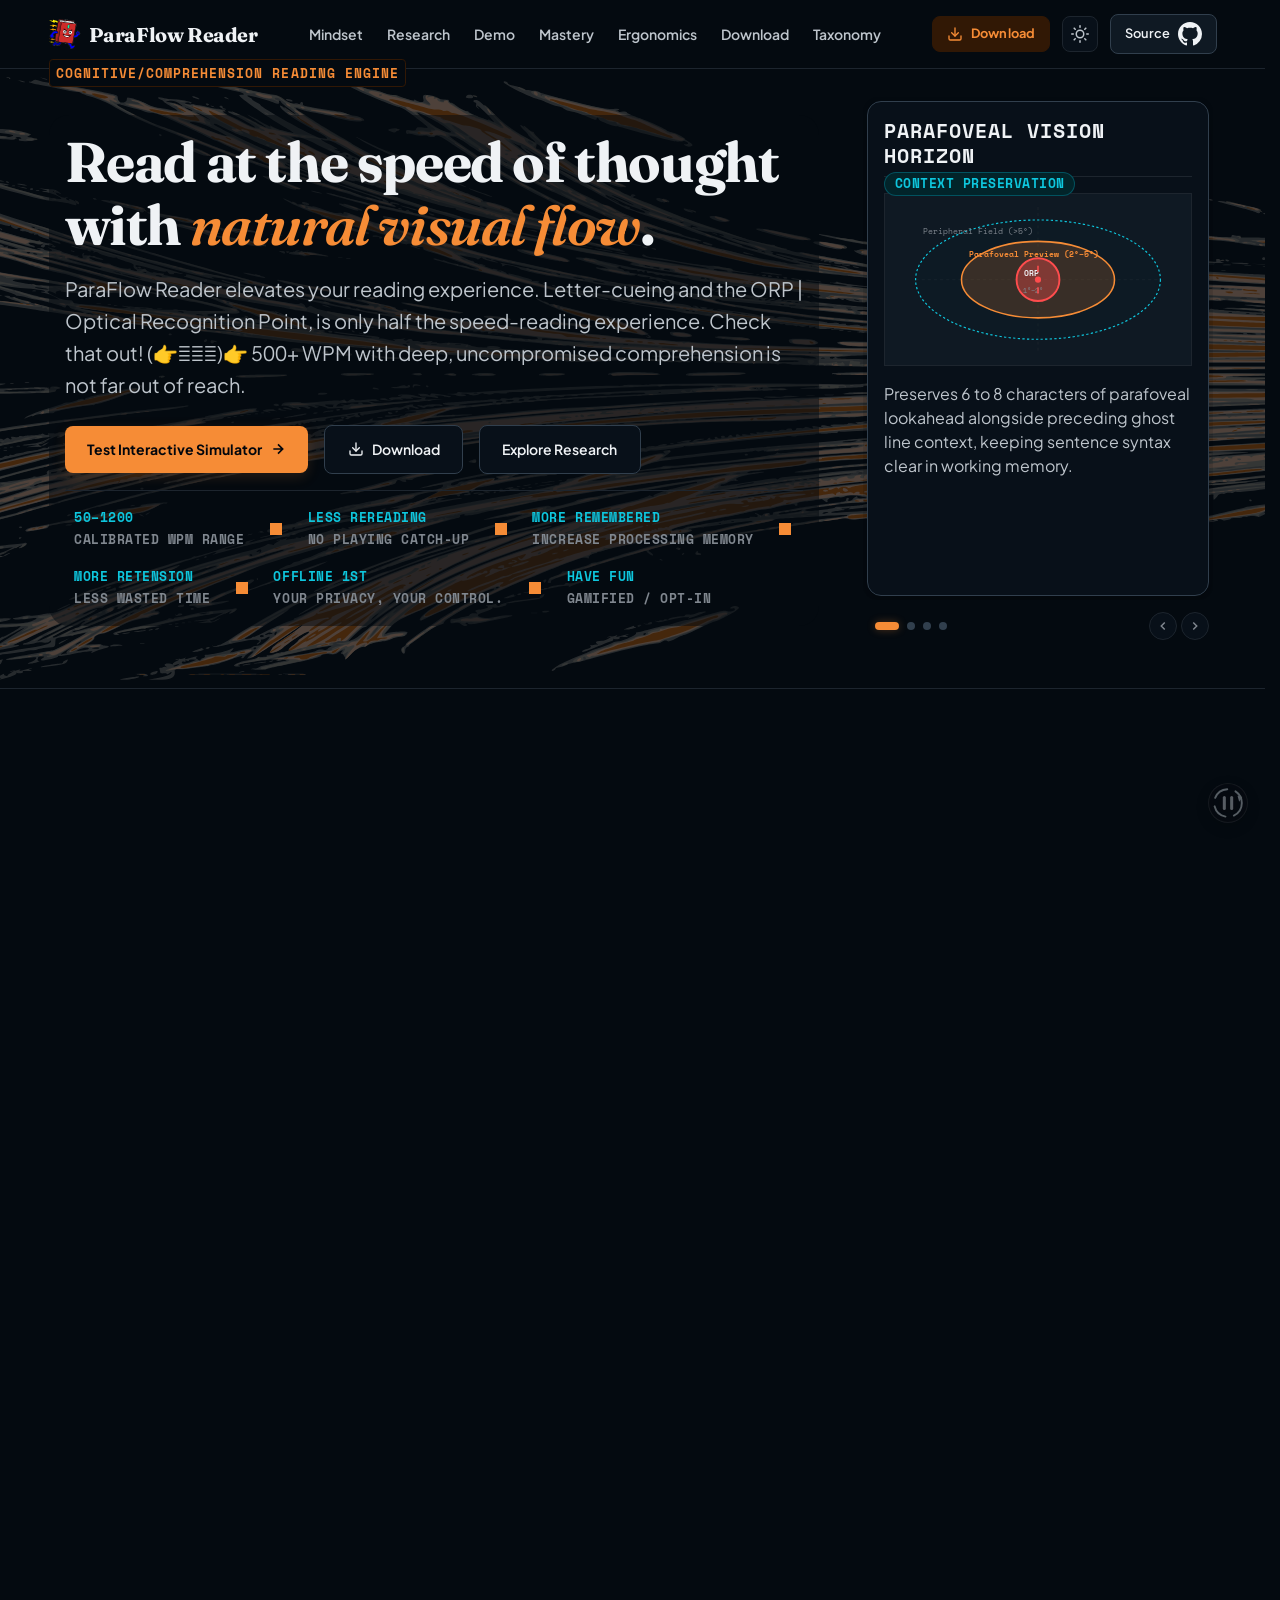
<file: index.html>
<!DOCTYPE html><html lang="en" data-theme="dark"><head><meta charset="UTF-8"><meta name="viewport" content="width=device-width, initial-scale=1.0"><title data-i18n="pageTitle">ParaFlow Reader - Speed Reader</title><meta name="description" data-i18n-content="metaDescription" content="ParaFlow Reader eliminates RSVP Reader problems with cognitive context using optical recognition point foveation, and dynamic-weighted cadence."><meta property="og:title" data-i18n-content="ogTitle" content="ParaFlow Reader - Speed Reader"><meta property="og:description" data-i18n-content="ogDescription" content="Preserve peripheral reading context and eliminate unvoluntary saccadic fixations with Paraflow speed reading."><meta property="og:type" content="website"><meta name="color-scheme" content="dark light"><meta name="darkreader-lock"><meta name="darkreader" content="no"><link rel="icon" type="image/svg+xml" href="favicon.svg"><link rel="preconnect" href="https://fonts.googleapis.com"><link rel="preconnect" href="https://fonts.gstatic.com" crossorigin><link rel="preload" href="style/style.css" as="style"><link rel="preload" href="js/front-end-public.js" as="script"><link rel="stylesheet" href="style/style.css"><style> @import"https://fonts.googleapis.com/css2?family=Fraunces:ital,opsz,wght@0,9..144,300..800;1,9..144,400;1,9..144,600&family=Plus+Jakarta+Sans:wght@400;500;600;700&family=Space+Mono:wght@400;700&display=swap";:root{color-scheme:dark light;--bg-canvas: oklch(.14 .018 250);--bg-base: var(--bg-canvas);--bg-surface-1: oklch(.17 .022 250);--bg-surface-2: oklch(.21 .025 250);--bg-surface-3: oklch(.25 .028 250);--bg-surface-elevated: oklch(.19 .024 250);--bg-canvas-seethrough: oklch(14.041% .01784 243.261 / .5);--border-subtle: oklch(.26 .02 250);--border-strong: oklch(.36 .03 250);--border-focus: oklch(.74 .16 55);--text-primary: oklch(.96 .005 250);--text-secondary: oklch(.82 .012 250);--text-muted: oklch(.62 .015 250);--text-on-accent: oklch(.12 .02 250);--accent-amber: oklch(.74 .16 55);--accent-amber-subtle: oklch(.24 .05 55);--accent-amber-glow: oklch(.74 .16 55 / .15);--accent-cyan: oklch(.76 .13 210);--accent-cyan-subtle: oklch(.24 .04 210);--accent-reticle: oklch(.68 .22 25);--accent-reticle-bg: oklch(.68 .22 25 / .18);--accent-emerald: oklch(.74 .15 155);--accent-emerald-subtle: oklch(.24 .04 155);--font-display: "Fraunces", "Newsreader", Georgia, serif;--font-body: "Plus Jakarta Sans", -apple-system, BlinkMacSystemFont, "Segoe UI", sans-serif;--font-mono: "Space Mono", "Fast_Mono", "Commit Mono", monospace;--text-xs: .8rem;--text-sm: .875rem;--text-base: 1rem;--text-md: 1.25rem;--text-lg: 1.563rem;--text-xl: 1.953rem;--text-2xl: 2.441rem;--text-3xl: 3.052rem;--text-4xl: 3.815rem;--radius-outer-lg: 1.25rem;--radius-outer-md: .875rem;--radius-outer-sm: .5rem;--radius-pill: 9999px;--space-2xs: .25rem;--space-xs: .5rem;--space-sm: .75rem;--space-md: 1rem;--space-lg: 1.5rem;--space-xl: 2rem;--space-2xl: 3rem;--space-3xl: 4.5rem;--space-4xl: 6rem;--container-max: 76rem;--content-narrow: 46rem;--card-bg: var(--bg-surface-1);--card-border: var(--border-strong);--card-border-subtle: var(--border-subtle);--card-radius: var(--radius-outer-md);--card-radius-lg: var(--radius-outer-lg);--card-shadow: 0 12px 28px oklch(0 0 0 / .26);--card-shadow-heavy: 0 20px 48px oklch(0 0 0 / .35);--glass-blur: 14px}[data-theme=light]{color-scheme:light;--bg-canvas: oklch(.97 .008 80);--bg-base: var(--bg-canvas);--bg-surface-1: oklch(.93 .012 80);--bg-surface-2: oklch(.89 .015 80);--bg-surface-3: oklch(.85 .018 80);--bg-surface-elevated: oklch(.98 .005 80);--border-subtle: oklch(.82 .015 80);--border-strong: oklch(.68 .025 80);--border-focus: oklch(.55 .16 55);--text-primary: oklch(.18 .015 250);--text-secondary: oklch(.32 .02 250);--text-muted: oklch(.5 .02 250);--text-on-accent: oklch(.98 .005 80);--darkreader-text--text-primary: oklch(.18 .015 250);--darkreader-text--text-secondary: oklch(.32 .02 250);--darkreader-text--text-muted: oklch(.5 .02 250);--darkreader-text-000000: oklch(.18 .015 250);--darkreader-bg--bg-canvas: oklch(.97 .008 80);--darkreader-bg--bg-surface-1: oklch(.93 .012 80);--darkreader-bg--bg-surface-2: oklch(.89 .015 80);--darkreader-bg--bg-surface-3: oklch(.85 .018 80);--darkreader-bg--bg-surface-elevated: oklch(.98 .005 80);--darkreader-border--border-subtle: oklch(.82 .015 80);--darkreader-border--border-strong: oklch(.68 .025 80);--accent-amber: oklch(.58 .16 55);--accent-amber-subtle: oklch(.92 .04 55);--accent-amber-glow: oklch(.58 .16 55 / .12);--accent-cyan: oklch(.52 .14 210);--accent-cyan-subtle: oklch(.9 .03 210);--accent-reticle: oklch(.55 .22 25);--accent-reticle-bg: oklch(.55 .22 25 / .15);--accent-emerald: oklch(.52 .15 155);--accent-emerald-subtle: oklch(.91 .03 155);--stage-overlay-bg: linear-gradient(135deg, oklch(.9 .02 80 / .45) 0%, oklch(.94 .015 75 / .4) 100%);--stage-overlay-opacity: .4;--stage-overlay-hover-opacity: .18;--stage-overlay-vignette: oklch(.85 .02 80 / .4);--stage-vignette-opacity: .35;--stage-vignette-hover-opacity: .15;--stage-img-brightness: .98;--stage-img-contrast: 1.02;--stage-img-hover-brightness: 1.02;--stage-img-hover-contrast: 1.05;--card-shadow: 0 8px 24px oklch(0 0 0 / .08);--card-shadow-heavy: 0 14px 36px oklch(0 0 0 / .12)}*,*:before,*:after{box-sizing:border-box;margin:0;padding:0}html{font-size:16px;scroll-behavior:smooth;-webkit-text-size-adjust:100%}body{min-height:100vh;background-color:var(--bg-canvas);color:var(--text-primary);font-family:var(--font-body);font-size:var(--text-base);line-height:1.65;text-rendering:optimizeLegibility;-webkit-font-smoothing:antialiased;-moz-osx-font-smoothing:grayscale;font-feature-settings:"calt" 1,"kern" 1,"tnum" 1}@media (prefers-reduced-motion: reduce){body.page-ready{transition:none!important}*,*:before,*:after{animation-duration:.01ms!important;animation-iteration-count:1!important;transition-duration:.01ms!important;scroll-behavior:auto!important}}.skip-link{position:absolute;top:-999px;left:1rem;z-index:1000;padding:var(--space-xs) var(--space-md);background:var(--accent-amber);color:var(--text-on-accent);font-weight:700;text-decoration:none;border-radius:var(--radius-outer-sm)}.skip-link:focus{top:1rem;outline:3px solid var(--text-primary)}:focus-visible{outline:2px solid var(--border-focus);outline-offset:3px}img,svg{display:block;max-width:100%}button{font-family:inherit;font-size:inherit;cursor:pointer;border:none;background:none;color:inherit}input,select,textarea{font-family:inherit;font-size:inherit;color:inherit}a{color:inherit;text-decoration-thickness:1.5px;text-underline-offset:3px}.container{width:100%;max-width:var(--container-max);margin-inline:auto;padding-inline:var(--space-lg)}.container-narrow{width:100%;max-width:var(--content-narrow);margin-inline:auto;padding-inline:var(--space-lg)}@media (max-width: 480px){.container,.container-narrow{padding-inline:var(--space-md)}}.btn-primary{display:inline-flex;align-items:center;justify-content:center;gap:var(--space-xs);padding:.75rem 1.4rem;background:var(--accent-amber);color:var(--text-on-accent);font-size:var(--text-sm);font-weight:700;text-decoration:none;border-radius:var(--radius-outer-sm);box-shadow:0 4px 14px var(--accent-amber-glow);transition:transform .12s ease,box-shadow .12s ease}.btn-primary:hover{transform:translateY(-1px)}.btn-primary:active{transform:translateY(0)}.btn-secondary{display:inline-flex;align-items:center;justify-content:center;gap:var(--space-xs);padding:.75rem 1.4rem;background:var(--bg-surface-1);color:var(--text-primary);font-size:var(--text-sm);font-weight:600;text-decoration:none;border:1px solid var(--border-strong);border-radius:var(--radius-outer-sm);transition:background-color .15s ease,border-color .15s ease}.btn-secondary:hover{background:var(--bg-surface-2);border-color:var(--accent-cyan)}.section-wrapper{padding-block:var(--space-4xl);border-bottom:1px solid var(--border-subtle);position:relative;overflow:hidden}.section-wrapper>.container{position:relative;z-index:2}.section-header{margin-bottom:var(--space-3xl)}.section-kicker{display:inline-block;font-family:var(--font-mono);font-size:var(--text-xs);font-weight:700;color:var(--accent-amber);text-transform:uppercase;letter-spacing:.08em;margin-bottom:var(--space-2xs)}.section-title{font-family:var(--font-display);font-size:clamp(var(--text-xl),3.5vw,var(--text-3xl));font-weight:700;letter-spacing:-.02em;line-height:1.15;color:var(--text-primary);margin-bottom:var(--space-sm)}.section-subtitle{font-size:var(--text-md);color:var(--text-secondary);max-width:44rem;line-height:1.6}.section-parallax-bg{position:absolute;inset:0;overflow:hidden;pointer-events:none;z-index:1;user-select:none}.parallax-layer{position:absolute;left:-8%;width:116%;bottom:-24px;top:auto;height:100%;will-change:transform;transform:translateZ(0);display:flex;align-items:flex-end;justify-content:center;pointer-events:none}.parallax-svg{width:100%;height:100%;object-fit:cover;object-position:bottom center;display:block}@media (max-width: 768px){.parallax-layer{height:75%;bottom:-16px}}@media (max-width: 480px){.parallax-layer{height:60%;bottom:-12px}}.site-header{position:sticky;top:0;z-index:100;background-color:var(--bg-canvas);border-bottom:1px solid var(--border-subtle);backdrop-filter:blur(8px);-webkit-backdrop-filter:blur(8px)}.header-inner{display:flex;align-items:center;justify-content:space-between;height:4.25rem;gap:var(--space-lg)}.brand-anchor{display:inline-flex;align-items:center;gap:var(--space-xs);text-decoration:none;font-family:var(--font-display);font-size:var(--text-md);font-weight:700;letter-spacing:-.02em;color:var(--text-primary);flex-shrink:0}.brand-anchor .ext-tagline{position:absolute;bottom:-1.2rem;display:none;align-items:center;padding:.2em .5em;border-radius:.3em;border:1px solid var(--accent-amber-subtle);background-color:var(--bg-canvas);gap:var(--space-xs);font-family:var(--font-mono);font-size:var(--text-xs);font-weight:700;color:var(--accent-amber);text-transform:uppercase;letter-spacing:.08em}@media (min-width: 1200px){.brand-anchor .ext-tagline{display:inline-flex}}.brand-icon-skeleton{width:2rem;height:2rem;display:inline-flex;align-items:center;justify-content:center;position:relative;flex-shrink:0}.brand-skeleton-disc{position:absolute;inset:0;border-radius:50%;background:linear-gradient(90deg,var(--bg-surface-2, rgba(255,255,255,.06)) 0%,var(--accent-amber-subtle, rgba(229,154,53,.3)) 50%,var(--bg-surface-2, rgba(255,255,255,.06)) 100%);background-size:200% 100%;animation:brandShimmer 1.8s infinite ease-in-out;pointer-events:none;transition:opacity .5s ease-out}@keyframes brandShimmer{0%{background-position:200% 0;opacity:.5}50%{opacity:.95}to{background-position:-200% 0;opacity:.5}}.brand-skeleton-reticle{position:absolute;inset:0;width:100%;height:100%;color:var(--accent-amber);transition:opacity .5s ease-out}.brand-icon-hd{position:relative;z-index:1;width:2.5rem;height:2.5rem;object-fit:contain;opacity:0;transition:opacity .5s ease-in}.has-hd-loaded .brand-icon-hd,.brand-icon-hd.is-loaded{opacity:1}.has-hd-loaded .brand-skeleton-disc,.has-hd-loaded .brand-skeleton-reticle{opacity:0}.brand-icon{width:2.5rem;height:2.5rem;color:var(--accent-amber);flex-shrink:0}.desktop-nav{display:flex;align-items:center}.primary-nav-list{display:flex;align-items:center;list-style:none;gap:var(--space-lg)}.nav-link{font-size:var(--text-sm);font-weight:600;color:var(--text-secondary);text-decoration:none;transition:color .15s ease;white-space:nowrap}.nav-link:hover{color:var(--accent-amber)}.header-actions{display:flex;align-items:center;gap:var(--space-sm);flex-shrink:0}.btn-header-download{display:inline-flex;align-items:center;gap:var(--space-xs);padding:.42rem .85rem;border-radius:var(--radius-outer-sm);border:1px solid var(--accent-amber-subtle, rgba(229, 154, 53, .35));background:var(--accent-amber-subtle, rgba(229, 154, 53, .12));color:var(--accent-amber);font-size:var(--text-xs);font-weight:700;text-decoration:none;letter-spacing:.02em;transition:background-color .15s ease,border-color .15s ease,color .15s ease,transform .12s ease,box-shadow .12s ease;flex-shrink:0;svg{width:1rem;height:1rem;flex-shrink:0}}.btn-header-download:hover{background:var(--accent-amber);color:var(--text-on-accent);border-color:var(--accent-amber);box-shadow:0 2px 10px var(--accent-amber-glow);transform:translateY(-1px)}.btn-header-download:active{transform:translateY(0)}@media (max-width: 480px){.btn-header-download span{display:none}.btn-header-download{padding:.45rem .55rem}}.btn-theme-toggle{display:inline-flex;align-items:center;justify-content:center;width:2.25rem;height:2.25rem;border-radius:var(--radius-outer-sm);border:1px solid var(--border-subtle);background:var(--bg-surface-1);color:var(--text-secondary);transition:background-color .15s ease,border-color .15s ease;cursor:pointer;flex-shrink:0}.btn-theme-toggle:hover{background:var(--bg-surface-2);border-color:var(--border-strong);color:var(--text-primary)}.btn-github{display:inline-flex;align-items:center;gap:var(--space-xs);padding:.45rem .85rem;border-radius:var(--radius-outer-sm);border:1px solid var(--border-strong);background:var(--bg-surface-2);font-size:var(--text-xs);font-weight:600;text-decoration:none;color:var(--text-primary);transition:background-color .15s ease,border-color .15s ease;flex-shrink:0;svg{width:1.5rem;height:1.5rem}}.btn-github:hover{background:var(--bg-surface-3);border-color:var(--accent-amber)}.btn-hamburger{display:none;align-items:center;justify-content:center;width:2.25rem;height:2.25rem;border-radius:var(--radius-outer-sm);border:1px solid var(--border-subtle);background:var(--bg-surface-1);color:var(--text-primary);cursor:pointer;padding:0;transition:background-color .15s ease,border-color .15s ease;flex-shrink:0}.btn-hamburger:hover{background:var(--bg-surface-2);border-color:var(--border-strong)}.btn-hamburger:focus-visible{outline:2px solid var(--accent-amber);outline-offset:2px}.hamburger-box{width:16px;height:12px;position:relative;display:flex;flex-direction:column;justify-content:space-between}.hamburger-bar{display:block;width:100%;height:2px;background-color:currentColor;border-radius:1px;transition:transform .22s cubic-bezier(.16,1,.3,1),opacity .18s ease;transform-origin:center}.btn-hamburger[aria-expanded=true] .bar-top{transform:translateY(5px) rotate(45deg)}.btn-hamburger[aria-expanded=true] .bar-mid{opacity:0;transform:scaleX(0)}.btn-hamburger[aria-expanded=true] .bar-bot{transform:translateY(-5px) rotate(-45deg)}html,body{overflow-x:hidden}html{scrollbar-gutter:stable}.mobile-nav-backdrop,.mobile-nav-drawer{display:none}body.nav-drawer-open{overflow:hidden!important}@media (max-width: 849px){.desktop-nav{display:none}.btn-hamburger{display:inline-flex}.mobile-nav-backdrop{display:block;position:fixed;inset:0;z-index:990;background:#0009;backdrop-filter:blur(4px);-webkit-backdrop-filter:blur(4px);opacity:0;visibility:hidden;pointer-events:none;transition:opacity .28s cubic-bezier(.16,1,.3,1),visibility .28s ease}.mobile-nav-backdrop.is-active{opacity:1;visibility:visible;pointer-events:auto}.mobile-nav-drawer{display:flex;flex-direction:column;position:fixed;top:0;right:0;bottom:0;height:100dvh;max-height:100dvh;width:min(320px,85vw);z-index:1000;background:var(--bg-surface-1);backdrop-filter:blur(20px);-webkit-backdrop-filter:blur(20px);border-left:1px solid var(--border-strong);box-shadow:-8px 0 32px #00000059;transform:translate3d(100%,0,0);visibility:hidden;pointer-events:none;transition:transform .3s cubic-bezier(.16,1,.3,1),visibility .3s ease;will-change:transform}.mobile-nav-drawer.is-active{transform:translateZ(0);visibility:visible;pointer-events:auto}.mobile-drawer-header{display:flex;align-items:center;justify-content:space-between;padding:var(--space-md) var(--space-lg);border-bottom:1px solid var(--border-subtle);flex-shrink:0}.mobile-drawer-brand{display:flex;align-items:center;gap:var(--space-xs)}.mobile-drawer-brand-title{font-family:var(--font-display);font-size:var(--text-sm);font-weight:700;color:var(--text-primary);letter-spacing:-.01em}.btn-drawer-close{display:inline-flex;align-items:center;justify-content:center;width:2.25rem;height:2.25rem;border-radius:var(--radius-outer-sm);border:1px solid var(--border-subtle);background:var(--bg-surface-2);color:var(--text-secondary);cursor:pointer;transition:background-color .15s ease,color .15s ease,border-color .15s ease}.btn-drawer-close:hover{background:var(--bg-surface-3);border-color:var(--border-strong);color:var(--text-primary)}.btn-drawer-close:focus-visible{outline:2px solid var(--accent-amber);outline-offset:2px}.mobile-nav{flex:1 1 auto;min-height:0;overflow-y:auto;padding:var(--space-md) var(--space-lg);-webkit-overflow-scrolling:touch}.mobile-nav-list{display:flex;flex-direction:column;list-style:none;gap:var(--space-xs);margin:0;padding:0}.mobile-nav-link{display:flex;align-items:center;min-height:48px;padding:.75rem 1rem;border-radius:var(--radius-outer-sm);font-size:var(--text-sm);font-weight:600;color:var(--text-primary);text-decoration:none;border:1px solid transparent;background:transparent;transition:background-color .15s ease,color .15s ease,border-color .15s ease,transform .15s ease}.mobile-nav-link:hover,.mobile-nav-link:focus-visible{background:var(--bg-surface-2);color:var(--accent-amber);border-color:var(--border-subtle);transform:translate(4px)}.mobile-drawer-footer{padding:var(--space-md) var(--space-lg);border-top:1px solid var(--border-subtle);background:var(--bg-surface-2);flex-shrink:0;display:flex;flex-direction:column;gap:.75rem}.drawer-browser-section{display:flex;flex-direction:column;gap:.35rem}.drawer-browser-section{position:relative}.drawer-browser-header{display:flex;align-items:center;justify-content:space-between;gap:.5rem;margin-bottom:.35rem}.drawer-footer-heading{display:block;font-size:.7rem;text-transform:uppercase;letter-spacing:.08em;font-weight:700;color:var(--text-muted, #94a3b8)}.drawer-grid-overlay{position:static;pointer-events:none}.drawer-browser-section:not(:has(.is-coming-soon)) .drawer-grid-overlay{display:none!important}.drawer-browser-grid{position:relative;display:grid;grid-template-columns:repeat(3,1fr);gap:.4rem}.btn-drawer-browser{position:relative;display:flex;flex-direction:column;align-items:center;justify-content:center;gap:.2rem;padding:.5rem .2rem;border-radius:var(--radius-outer-sm);border:1px solid var(--border-subtle);background:var(--bg-surface-1);color:var(--text-primary);text-decoration:none;font-size:.72rem;font-weight:600;transition:all .15s ease}.btn-drawer-browser .btn-coming-soon-tag{font-size:.55rem;padding:1px 4px;border-radius:4px;line-height:1;margin-top:1px}.btn-drawer-browser:not(.is-coming-soon) .btn-coming-soon-tag{display:none!important}.btn-drawer-browser:hover{background:var(--bg-surface-3);border-color:var(--border-strong);transform:translateY(-1px)}.btn-drawer-browser.is-coming-soon:hover{filter:grayscale(1) opacity(.55);background:var(--bg-surface-2)!important;border-color:var(--border-subtle)!important;color:var(--text-muted, #94a3b8)!important;transform:none!important;box-shadow:none!important;cursor:not-allowed}.btn-drawer-browser.is-coming-soon:hover .drawer-browser-icon{color:var(--text-muted, #94a3b8)!important}.btn-drawer-browser.is-coming-soon:hover .btn-coming-soon-tag{background:#94a3b81f!important;border-color:#94a3b840!important;color:var(--text-muted, #94a3b8)!important}.btn-drawer-safari .drawer-browser-icon{color:#38bdf8}.btn-drawer-chrome .drawer-browser-icon{color:#4ade80}.btn-drawer-firefox .drawer-browser-icon{color:#fb923c}.drawer-footer-actions{display:flex;align-items:center;gap:.5rem;width:100%}.btn-drawer-github{display:flex;align-items:center;justify-content:center;gap:var(--space-xs);flex:1;min-height:42px;padding:.1rem .5rem;border-radius:var(--radius-outer-sm);border:1px solid var(--border-strong);background:var(--bg-surface-1);color:var(--text-primary);font-size:var(--text-sm);font-weight:600;text-decoration:none;transition:background-color .15s ease,border-color .15s ease}.btn-drawer-github:hover{background:var(--bg-surface-3);border-color:var(--accent-amber)}.btn-drawer-icon-action{display:inline-flex;align-items:center;justify-content:center;width:42px;height:42px;flex-shrink:0;border-radius:var(--radius-outer-sm);border:1px solid var(--border-strong);background:var(--bg-surface-1);text-decoration:none;transition:all .15s ease}.btn-drawer-feature{color:#38bdf8;svg{width:2rem;height:2rem}}.btn-drawer-feature:hover{background:#38bdf81f;border-color:#38bdf8;box-shadow:0 0 12px #38bdf84d;transform:translateY(-1px)}.btn-drawer-issue{color:#fb7185;svg{width:2rem;height:1.75rem}}.btn-drawer-issue:hover{background:#fb71851f;border-color:#fb7185;box-shadow:0 0 12px #fb71854d;transform:translateY(-1px)}}@media (max-width: 480px){.header-inner{gap:var(--space-xs)}.btn-github .btn-github-text{display:none}.btn-github{padding:.45rem .55rem}.brand-anchor{font-size:var(--text-sm)}}.hero-section{padding-block:var(--space-xl) var(--space-2xl);border-bottom:1px solid var(--border-subtle);position:relative;overflow:hidden}.hero-grid{display:grid;grid-template-columns:minmax(0,2.2fr) minmax(0,1fr);gap:var(--space-2xl);align-items:center;width:100%}.hero-content{display:flex;flex-direction:column;gap:var(--space-md);position:relative;z-index:2;width:100%;max-width:80ch;min-width:0;box-sizing:border-box;overflow-wrap:break-word;word-break:break-word;background-color:var(--bg-canvas-seethrough);padding:1em;border-radius:var(--radius-outer-lg)}[data-theme=light] .hero-content{background-color:#fff6}.hero-title{font-family:var(--font-display);font-size:clamp(1.85rem,4.5vw,3.5rem);font-weight:700;line-height:1.12;letter-spacing:-.025em;color:var(--text-primary);max-width:100%;overflow-wrap:break-word;word-break:break-word}.hero-title-accent{color:var(--accent-amber);font-style:italic;font-weight:600}.hero-thesis{font-size:var(--text-md);color:var(--text-secondary);line-height:1.6;max-width:100%;overflow-wrap:break-word;word-break:break-word}.hero-cta-group{display:flex;flex-wrap:wrap;align-items:center;gap:var(--space-md);margin-top:var(--space-xs);max-width:100%}.btn-hero-download{transition:background-color .15s ease,border-color .15s ease,color .15s ease,transform .12s ease}.btn-hero-download:hover{border-color:var(--accent-amber);color:var(--accent-amber);transform:translateY(-1px)}.btn-hero-download:active{transform:translateY(0)}.hero-metrics-pill-group{display:flex;flex-wrap:wrap;align-items:center;gap:var(--space-md);padding-top:var(--space-md);border-top:1px solid var(--border-subtle);width:100%;max-width:100%;box-sizing:border-box;.spacer{display:inline-flex;position:relative;height:var(--space-sm);width:var(--space-sm);background-color:var(--accent-amber);flex-shrink:0}}.metric-pill{display:flex;flex-direction:column;min-width:0;max-width:100%}.metric-value{font-family:var(--font-display);font-size:var(--text-md);font-weight:700;color:var(--accent-cyan);white-space:nowrap}.metric-label{font-family:var(--font-mono);font-size:var(--text-xs);color:var(--text-muted);overflow-wrap:break-word;word-break:break-word}@media (max-width: 900px){.hero-grid{grid-template-columns:minmax(0,1.6fr) minmax(0,1fr);gap:var(--space-lg)}}@media (max-width: 680px){.hero-grid{grid-template-columns:minmax(0,1fr);gap:var(--space-xl)}.hero-content{padding:.85em}.hero-thesis{font-size:clamp(.95rem,2.8vw,1.15rem)}.hero-metrics-pill-group{display:grid;grid-template-columns:repeat(2,minmax(0,1fr));gap:var(--space-sm) var(--space-md)}.hero-metrics-pill-group .spacer{display:none}.metric-label{font-size:.72rem;line-height:1.3}.metric-value{font-size:1.1rem}}@media (max-width: 360px){.hero-metrics-pill-group{grid-template-columns:1fr}}.hero-deck-column{width:100%;max-width:100%;min-width:0;position:relative;z-index:2;display:flex;justify-content:center}.carousel-shards-backdrop{--carousel-shards-parallax-step: 15%;position:absolute;top:0;left:0;width:140%;min-width:140%;height:100%;overflow:visible;pointer-events:none;z-index:1;user-select:none;will-change:transform;transition:transform 2s cubic-bezier(.16,1,.3,1)}.carousel-shards-svg{width:100%;height:100%;display:block;pointer-events:none;overflow:visible;opacity:.35;will-change:transform;transition:transform .6s cubic-bezier(.16,1,.3,1),opacity .35s ease}[data-theme=light] .carousel-shards-svg{opacity:.22}.carousel-shards-hd{position:absolute;top:0;left:0;width:100%;height:100%;object-fit:cover;pointer-events:none;opacity:0;transition:opacity .5s cubic-bezier(.16,1,.3,1);z-index:1}.carousel-shards-hd.is-loaded{opacity:.35}[data-theme=light] .carousel-shards-hd.is-loaded{opacity:.22}.has-hd-loaded .carousel-shards-skeleton{opacity:0}.carousel-shards-svg .shard-path,.carousel-shards-svg path{transition:fill .35s cubic-bezier(.16,1,.3,1),opacity .35s ease}.carousel-shards-svg .shard-path-1,.carousel-shards-svg path:nth-of-type(1){fill:var(--border-subtle);opacity:.55}.carousel-shards-svg .shard-path-2,.carousel-shards-svg path:nth-of-type(2){fill:var(--border-strong);opacity:.7}.carousel-shards-svg .shard-path-3,.carousel-shards-svg path:nth-of-type(3){fill:var(--accent-amber-subtle);opacity:.85}.carousel-shards-svg .shard-path-4,.carousel-shards-svg path:nth-of-type(4){fill:var(--accent-amber);opacity:.95}[data-theme=light] .carousel-shards-svg .shard-path-1,[data-theme=light] .carousel-shards-svg path:nth-of-type(1){fill:var(--border-subtle);opacity:.4}[data-theme=light] .carousel-shards-svg .shard-path-2,[data-theme=light] .carousel-shards-svg path:nth-of-type(2){fill:var(--border-strong);opacity:.6}[data-theme=light] .carousel-shards-svg .shard-path-3,[data-theme=light] .carousel-shards-svg path:nth-of-type(3){fill:var(--accent-amber-subtle);opacity:.75}[data-theme=light] .carousel-shards-svg .shard-path-4,[data-theme=light] .carousel-shards-svg path:nth-of-type(4){fill:var(--accent-amber);opacity:.9}.hero-carousel-container{cursor:grab;--carousel-gap: 2rem;width:100%;max-width:28rem;min-width:0;box-sizing:border-box;display:flex;flex-direction:column;gap:var(--space-md)}.carousel-viewport{display:flex;align-items:center;justify-content:center;width:100%;overflow:hidden;border-radius:var(--radius-outer-md);padding:4px;box-sizing:border-box;margin:-4px}.carousel-track{display:flex;gap:var(--carousel-gap);width:100%;min-height:100%;transform:translate3d(var(--carousel-track-offset, 0px),0,0);transition:transform .48s cubic-bezier(.16,1,.3,1);will-change:transform}.carousel-panel{flex:0 0 100%;width:100%;max-width:100%;box-sizing:border-box;display:flex;justify-content:center;opacity:.4;transition:opacity .4s ease}.carousel-panel.is-active{opacity:1}.carousel-card{position:relative;padding:var(--space-md);height:55dvh;max-height:45ch;width:100%;box-sizing:border-box}.stacked-card-header{position:relative;display:flex;flex-direction:column;align-items:flex-start;gap:var(--space-xs);margin-bottom:var(--space-md);padding-bottom:var(--space-xs);border-bottom:1px solid var(--border-subtle);z-index:1}.stacked-card-title{font-family:var(--font-mono);font-size:var(--text-md);font-weight:700;color:var(--text-primary);text-transform:uppercase;letter-spacing:.05em;line-height:1.25}.stacked-card-badge{position:absolute;bottom:-1.25rem;order:-1;align-self:flex-start;z-index:2}.stacked-card-graphic{position:relative;width:100%;aspect-ratio:16 / 9;background:var(--bg-surface-2);border-radius:max(0rem,calc(var(--radius-outer-lg) - var(--space-lg)));display:flex;align-items:center;justify-content:center;overflow:hidden;margin-bottom:var(--space-md);border:1px solid var(--border-subtle)}.stacked-card-graphic svg{width:100%;height:100%}.stacked-card-graphic .stage-placeholder-svg{position:absolute;inset:0;width:100%;height:100%;pointer-events:none;opacity:.18;z-index:0}.stacked-card-graphic .image-hd{width:100%;height:100%;object-fit:cover;object-position:center;display:block;opacity:0;transition:opacity .35s ease-out;position:relative;z-index:1}.stacked-card-graphic .image-hd.is-loaded{opacity:1}.stacked-card-caption{font-size:minmax(1rem,var(--text-md));color:var(--text-secondary);line-height:1.5;margin:0}.stacked-deck-footer{display:flex;align-items:center;justify-content:space-between;padding-inline:var(--space-xs)}.stack-breadcrumbs{display:flex;align-items:center;gap:var(--space-xs)}.stack-crumb{width:8px;height:8px;border-radius:var(--radius-pill);background:var(--border-strong);border:none;cursor:pointer;padding:0;transition:width .22s ease,background .22s ease,box-shadow .22s ease}.stack-crumb:hover{background:var(--text-muted)}.stack-crumb.is-active{width:24px;background:var(--accent-amber);box-shadow:0 0 8px #f68c364d}.stack-deck-controls{display:flex;align-items:center;gap:var(--space-2xs)}.btn-deck-cycle{display:inline-flex;align-items:center;justify-content:center;width:28px;height:28px;border-radius:var(--radius-pill);background:var(--bg-surface-1);border:1px solid var(--border-subtle);color:var(--text-muted);cursor:pointer;transition:background .18s ease,color .18s ease,border-color .18s ease;padding:0}.btn-deck-cycle:hover{background:var(--bg-surface-2);color:var(--text-primary);border-color:var(--border-strong)}.btn-deck-cycle:focus-visible{outline:2px solid var(--accent-cyan);outline-offset:2px}.mobile-nav-backdrop:not(.is-active){display:none!important}.mobile-nav-drawer:not(.is-active){display:none!important}.skip-link:not(:focus){position:absolute!important;top:-9999px!important;left:-9999px!important;width:1px!important;height:1px!important;overflow:hidden!important;clip:rect(0,0,0,0)!important;white-space:nowrap!important}.desktop-nav .primary-nav-list{list-style:none!important;display:flex!important;margin:0!important;padding:0!important;align-items:center!important}html{background-color:var(--bg-canvas, #0c0e14)}body:not(.page-ready){opacity:0!important;pointer-events:none!important}body.page-ready{opacity:1;transition:opacity .16s cubic-bezier(.16,1,.3,1)}@media (prefers-reduced-motion: reduce){body.page-ready{transition:none!important}} </style><noscript><style> body:not(.page-ready) { opacity: 1 !important; pointer-events: auto !important; } </style></noscript><script> (function () { try { var storage=(typeof window !=='undefined' && 'localStorage' in window) ? window.localStorage : null; var saved=storage ? storage.getItem('paraflow_theme') : null; if (saved==='light') { document.documentElement.setAttribute('data-theme', 'light'); var cs=document.querySelector('meta[name="color-scheme"]'); if (cs) cs.content='light'; } var savedMotion=storage ? storage.getItem('paraflow_motion') : null; if (savedMotion==='disabled' || (!savedMotion && window.matchMedia && window.matchMedia('(prefers-reduced-motion: reduce)').matches)) { document.documentElement.setAttribute('data-reduce-motion', 'true'); } } catch (e) {} function activate() { if (document.body) { if (!document.body.classList.contains('page-ready')) { document.body.classList.add('page-ready'); } } else { document.addEventListener('DOMContentLoaded', activate); } } function schedule(fn) { if (typeof requestAnimationFrame==='function') { requestAnimationFrame(fn); } else { setTimeout(fn, 16); } } var timer=setTimeout(activate, 300); if (document.fonts && document.fonts.ready) { document.fonts.ready.then(function () { clearTimeout(timer); schedule(activate); }).catch(function () { clearTimeout(timer); activate(); }); } else if (document.readyState==='interactive' || document.readyState==='complete') { clearTimeout(timer); activate(); } else { document.addEventListener('DOMContentLoaded', function () { clearTimeout(timer); schedule(activate); }); } })(); </script> <script type="application/ld+json">{"@context":"https://schema.org","@graph":[{"@type":"SoftwareApplication","@id":"https://github.com/ParaFlow-Speed-Reader/Paraflow-Landing#software","name":"ParaFlow Reader","applicationCategory":"EducationalApplication","operatingSystem":"Mozilla Firefox, Any Modern Browser","description":"Secure sliding-window speed reading engine preserving parafoveal preview context and optical recognition point alignment.","sameAs":["https://www.wikidata.org/wiki/Q11261","https://www.wikidata.org/wiki/Q188451"],"featureList":["Reading context preservation with gamified memory enhancement","Optical Recognition Point (ORP) focal targeting","Context aware dynamic timing cadence","Tactile acceleration and visual velocity simulator","Local-first zero-snooping architecture"]},{"@type":"WebSite","@id":"https://paraflow.app/#website","name":"ParaFlow Engine","url":"https://paraflow.app/","about":{"@id":"https://www.wikidata.org/wiki/Q11261"}}]}</script> </head><body><a href="#main-content" class="skip-link" data-i18n="skipLink">Skip to main content</a><header class="site-header"><div class="container header-inner"><a href="#top" class="brand-anchor" data-i18n-aria="brandAriaLabel" aria-label="ParaFlow Reader Home"><span class="brand-icon-skeleton" aria-hidden="true"><span class="brand-skeleton-disc"></span><svg class="brand-skeleton-reticle" viewBox="0 0 32 32" fill="none" xmlns="http://www.w3.org/2000/svg" width="28" height="28" aria-hidden="true"><circle cx="16" cy="16" r="14" stroke="currentColor" stroke-width="2" stroke-dasharray="6 2" opacity="0.4"/><circle cx="16" cy="16" r="5" fill="currentColor" opacity="0.4"/><line x1="2" y1="16" x2="30" y2="16" stroke="currentColor" stroke-width="1.5" stroke-opacity="0.25"/><line x1="16" y1="2" x2="16" y2="30" stroke="currentColor" stroke-width="1.5" stroke-opacity="0.25"/></svg><img data-hd-asset="favicon.svg" class="brand-icon-hd" alt="" width="28" height="28" decoding="async" /></span><span data-i18n="extensionName">ParaFlow Reader</span><span class="ext-tagline" data-i18n="tagline">Cognitive/Comprehension Reading Engine</span></a><nav class="desktop-nav" aria-label="Primary Navigation"><ul class="primary-nav-list"><li><a href="#mission" class="nav-link" data-i18n="navMindset">Mindset</a></li><li><a href="#cognitive-science" class="nav-link" data-i18n="navCognitiveScience">Research</a></li><li><a href="#demo" class="nav-link" data-i18n="navDemo">Demo</a></li><li><a href="#practice" class="nav-link" data-i18n="navPractice">Mastery</a></li><li><a href="#ergonomics" class="nav-link" data-i18n="navErgonomics">Ergonomics</a></li><li><a href="#download" class="nav-link" data-i18n="navDownload">Download</a></li><li><a href="#taxonomy" class="nav-link" data-i18n="navTaxonomy">Taxonomy</a></li></ul></nav><div class="header-actions"><a href="#download" class="btn-header-download" aria-label="Download Extension"><svg width="15" height="15" viewBox="0 0 24 24" fill="none" stroke="currentColor" stroke-width="2" stroke-linecap="round" stroke-linejoin="round" aria-hidden="true"><path d="M21 15v4a2 2 0 0 1-2 2H5a2 2 0 0 1-2-2v-4"/><polyline points="7 10 12 15 17 10"/><line x1="12" y1="15" x2="12" y2="3"/></svg><span data-i18n="navDownload">Download</span></a><button type="button" class="btn-theme-toggle" id="theme-toggle" data-i18n-aria="themeToggleAria" aria-label="Toggle Light and Dark visual theme"><svg id="sun-icon" width="18" height="18" viewBox="0 0 24 24" fill="none" stroke="currentColor" stroke-width="2" stroke-linecap="round" stroke-linejoin="round" style="flex-shrink:0;vertical-align:middle;" aria-hidden="true"><circle cx="12" cy="12" r="5"/><line x1="12" y1="1" x2="12" y2="3"/><line x1="12" y1="21" x2="12" y2="23"/><line x1="4.22" y1="4.22" x2="5.64" y2="5.64"/><line x1="18.36" y1="18.36" x2="19.78" y2="19.78"/><line x1="1" y1="12" x2="3" y2="12"/><line x1="21" y1="12" x2="23" y2="12"/><line x1="4.22" y1="19.78" x2="5.64" y2="18.36"/><line x1="18.36" y1="5.64" x2="19.78" y2="4.22"/></svg></button><a href="https://github.com/ParaFlow-Speed-Reader/Paraflow-Landing" class="btn-github" target="_blank" rel="noopener noreferrer"><span class="btn-github-text" data-i18n="sourceLink">Source</span><svg width="22" height="22" viewBox="0 0 24 24" fill="currentColor" style="flex-shrink:0;vertical-align:middle;" aria-hidden="true"><path d="M12 0C5.37 0 0 5.37 0 12c0 5.31 3.435 9.795 8.205 11.385.6.105.825-.255.825-.57 0-.285-.015-1.23-.015-2.235-3.015.555-3.795-.735-4.035-1.41-.135-.345-.72-1.41-1.23-1.695-.42-.225-1.02-.78-.015-.795.945-.015 1.62.87 1.845 1.23 1.08 1.815 2.805 1.305 3.495.99.105-.78.42-1.305.765-1.605-2.67-.3-5.46-1.335-5.46-5.925 0-1.305.465-2.385 1.23-3.225-.12-.3-.54-1.53.12-3.18 0 0 1.005-.315 3.3 1.23.96-.27 1.98-.405 3-.405s2.04.135 3 .405c2.295-1.56 3.3-1.23 3.3-1.23.66 1.65.24 2.88.12 3.18.765.84 1.23 1.905 1.23 3.225 0 4.605-2.805 5.625-5.475 5.925.435.375.81 1.095.81 2.22 0 1.605-.015 2.895-.015 3.3 0 .315.225.69.825.57A12.02 12.02 0 0024 12c0-6.63-5.37-12-12-12z"/></svg></a><button type="button" class="btn-hamburger" id="nav-hamburger" aria-expanded="false" aria-controls="mobile-nav-drawer" aria-label="Toggle navigation menu" data-i18n-aria="menuToggleAria"><span class="hamburger-box"><span class="hamburger-bar bar-top"></span><span class="hamburger-bar bar-mid"></span><span class="hamburger-bar bar-bot"></span></span></button></div></div></header><div class="mobile-nav-backdrop" id="mobile-nav-backdrop" aria-hidden="true"></div><aside class="mobile-nav-drawer" id="mobile-nav-drawer" aria-label="Mobile Navigation" aria-hidden="true"><div class="mobile-drawer-header"><div class="mobile-drawer-brand"><span class="brand-icon-skeleton" aria-hidden="true"><span class="brand-skeleton-disc"></span><svg class="brand-skeleton-reticle" viewBox="0 0 32 32" fill="none" xmlns="http://www.w3.org/2000/svg" width="28" height="28" aria-hidden="true"><circle cx="16" cy="16" r="14" stroke="currentColor" stroke-width="2" stroke-dasharray="6 2" opacity="0.4"/><circle cx="16" cy="16" r="5" fill="currentColor" opacity="0.4"/><line x1="2" y1="16" x2="30" y2="16" stroke="currentColor" stroke-width="1.5" stroke-opacity="0.25"/><line x1="16" y1="2" x2="16" y2="30" stroke="currentColor" stroke-width="1.5" stroke-opacity="0.25"/></svg><img data-hd-asset="favicon.svg" class="brand-icon-hd" alt="" width="28" height="28" decoding="async" /></span><span class="mobile-drawer-brand-title" data-i18n="extensionName">ParaFlow Reader</span></div><button type="button" class="btn-drawer-close" id="nav-drawer-close" aria-label="Close navigation menu" data-i18n-aria="closeMenuAria"><svg width="20" height="20" viewBox="0 0 24 24" fill="none" stroke="currentColor" stroke-width="2" stroke-linecap="round" stroke-linejoin="round" aria-hidden="true"><line x1="18" y1="6" x2="6" y2="18" /><line x1="6" y1="6" x2="18" y2="18" /></svg></button></div><nav class="mobile-nav" aria-label="Mobile Navigation Links"><ul class="mobile-nav-list"><li><a href="#mission" class="mobile-nav-link" data-i18n="navMindset">Mindset</a></li><li><a href="#cognitive-science" class="mobile-nav-link" data-i18n="navCognitiveScience">Research</a></li><li><a href="#demo" class="mobile-nav-link" data-i18n="navDemo">Demo</a></li><li><a href="#practice" class="mobile-nav-link" data-i18n="navPractice">Mastery</a></li><li><a href="#ergonomics" class="mobile-nav-link" data-i18n="navErgonomics">Ergonomics</a></li><li><a href="#download" class="mobile-nav-link" data-i18n="navDownload">Download</a></li><li><a href="#taxonomy" class="mobile-nav-link" data-i18n="navTaxonomy">Taxonomy</a></li></ul></nav><div class="mobile-drawer-footer"><div class="drawer-browser-section"><div class="drawer-browser-header"><span class="drawer-footer-heading" data-i18n="drawerBrowserHeading">Get the Extension</span><div class="coming-soon-overlay drawer-grid-overlay" aria-hidden="true"><span class="coming-soon-pill"><span class="coming-soon-pulse" aria-hidden="true"></span><span class="coming-soon-text" data-i18n="comingSoon">Coming Soon</span></span></div></div><div class="drawer-browser-grid"><a href="https://apps.apple.com/safari" class="btn-drawer-browser btn-drawer-safari is-coming-soon" data-coming-soon="true" target="_blank" rel="noopener noreferrer" aria-label="Download for Safari (Coming Soon)" title="Download for Safari (Coming Soon)"><span class="drawer-browser-icon" aria-hidden="true"><svg width="22" height="22" viewBox="0 0 24 24" fill="none" stroke="currentColor" stroke-width="2" stroke-linecap="round" stroke-linejoin="round" style="flex-shrink:0;vertical-align:middle;" aria-hidden="true"><circle cx="12" cy="12" r="10"/><polygon points="16.24 7.76 14.12 14.12 7.76 16.24 9.88 9.88 16.24 7.76" fill="currentColor" stroke="none"/></svg></span><span class="drawer-browser-label">Safari</span><span class="btn-coming-soon-tag" aria-hidden="true" data-i18n="comingSoon">Soon</span></a><a href="https://chromewebstore.google.com" class="btn-drawer-browser btn-drawer-chrome is-coming-soon" data-coming-soon="true" target="_blank" rel="noopener noreferrer" aria-label="Download for Chrome (Coming Soon)" title="Download for Chrome (Coming Soon)"><span class="drawer-browser-icon" aria-hidden="true"><svg width="22" height="22" viewBox="0 0 24 24" fill="none" stroke="currentColor" stroke-width="2" stroke-linecap="round" stroke-linejoin="round" style="flex-shrink:0;vertical-align:middle;" aria-hidden="true"><circle cx="12" cy="12" r="10"/><circle cx="12" cy="12" r="4"/><line x1="21.17" y1="8" x2="12" y2="8"/><line x1="3.95" y1="6.06" x2="8.54" y2="14"/><line x1="10.88" y1="21.94" x2="15.46" y2="14"/></svg></span><span class="drawer-browser-label">Chrome</span><span class="btn-coming-soon-tag" aria-hidden="true" data-i18n="comingSoon">Soon</span></a><a href="https://addons.mozilla.org" class="btn-drawer-browser btn-drawer-firefox is-coming-soon" data-coming-soon="true" target="_blank" rel="noopener noreferrer" aria-label="Download for Firefox (Coming Soon)" title="Download for Firefox (Coming Soon)"><span class="drawer-browser-icon" aria-hidden="true"><svg width="22" height="22" viewBox="0 0 24 24" fill="none" stroke="currentColor" stroke-width="2" stroke-linecap="round" stroke-linejoin="round" style="flex-shrink:0;vertical-align:middle;" aria-hidden="true"><circle cx="12" cy="12" r="10"/><path d="M12 2a10 10 0 0 1 7.07 17.07A10 10 0 0 1 12 22a10 10 0 0 1-7.07-2.93A10 10 0 0 1 12 2z"/><path d="M12 6a6 6 0 0 1 6 6c0 3.31-2.69 6-6 6a6 6 0 0 1-6-6c0-1.66.67-3.16 1.76-4.24"/></svg></span><span class="drawer-browser-label">Firefox</span><span class="btn-coming-soon-tag" aria-hidden="true" data-i18n="comingSoon">Soon</span></a></div></div><div class="drawer-footer-actions"><a href="https://github.com/ParaFlow-Speed-Reader/Paraflow-Landing" class="btn-drawer-github" target="_blank" rel="noopener noreferrer" aria-label="GitHub Repository"><svg width="22" height="22" viewBox="0 0 24 24" fill="currentColor" style="flex-shrink:0;vertical-align:middle;" aria-hidden="true"><path d="M12 0C5.37 0 0 5.37 0 12c0 5.31 3.435 9.795 8.205 11.385.6.105.825-.255.825-.57 0-.285-.015-1.23-.015-2.235-3.015.555-3.795-.735-4.035-1.41-.135-.345-.72-1.41-1.23-1.695-.42-.225-1.02-.78-.015-.795.945-.015 1.62.87 1.845 1.23 1.08 1.815 2.805 1.305 3.495.99.105-.78.42-1.305.765-1.605-2.67-.3-5.46-1.335-5.46-5.925 0-1.305.465-2.385 1.23-3.225-.12-.3-.54-1.53.12-3.18 0 0 1.005-.315 3.3 1.23.96-.27 1.98-.405 3-.405s2.04.135 3 .405c2.295-1.56 3.3-1.23 3.3-1.23.66 1.65.24 2.88.12 3.18.765.84 1.23 1.905 1.23 3.225 0 4.605-2.805 5.625-5.475 5.925.435.375.81 1.095.81 2.22 0 1.605-.015 2.895-.015 3.3 0 .315.225.69.825.57A12.02 12.02 0 0024 12c0-6.63-5.37-12-12-12z"/></svg><span>GitHub</span></a><a href="https://github.com/ParaFlow-Speed-Reader/Paraflow-Landing/discussions" class="btn-drawer-icon-action btn-drawer-feature" target="_blank" rel="noopener noreferrer" aria-label="Feature Idea" title="Feature Idea"><svg width="22" height="22" viewBox="0 0 17.04 24" fill="currentColor" style="flex-shrink:0;vertical-align:middle;" aria-hidden="true"><path d="M6.758 10.68c-2.634-.0356-5.167 1.741-6.026 4.232-.8518 2.314-.2217 5.081 1.564 6.785 1.981 1.98 5.302 2.37 7.699.9314 1.948-1.11 3.163-3.304 3.177-5.534.1157-2.391-1.276-4.823-3.494-5.786-.9142-.4122-1.917-.6231-2.919-.6281zm2.819 3.475c.7931-.0437 1.348.9658.8721 1.607-.4144.692-1.562.5797-1.84-.1753-.2925-.6597.2475-1.455.9677-1.432zm-5.623 0c.7931-.0437 1.348.9658.8721 1.607-.4144.692-1.562.5797-1.84-.1753-.2925-.6597.2475-1.455.9677-1.432zm7.055 3.804c-.2457 2.057-2.172 3.732-4.244 3.684-2.106.0502-4.081-1.693-4.247-3.799.0423-.497.5867-.4845.9603-.4666 2.374.0071 4.749-.0143 7.122.0107.257.0467.4527.3104.4079.571z"/><path fill="none" stroke="currentColor" stroke-linecap="round" stroke-linejoin="round" stroke-width=".9743" d="M6.722.9935v.4871m3.444.9402-.3459.3459m-6.542-.3459.3459.3459m5.534 3.098c.0836-1.854-2.258-3.12-3.763-2.035-1.327.7976-1.409 2.698-.4054 3.775.3264.4987.2687 1.104.2719 1.67.0037.5005.5274.5038.8878.4871.5475-.0058 1.096.0119 1.643-.0094.3655-.0595.4182-.4516.3921-.7532-.0257-.6234.0784-1.276.5331-1.746a2.404 2.404 0 0 0 .4412-1.389z"/><path d="M16.68 11.94h-1.915v1.915h-1.618V11.94h-1.915v-1.636h1.915V8.407h1.618v1.897h1.915z"/></svg></a><a href="https://github.com/ParaFlow-Speed-Reader/Paraflow-Landing/issues" class="btn-drawer-icon-action btn-drawer-issue" target="_blank" rel="noopener noreferrer" aria-label="Report Issue" title="Report Issue"><svg xmlns="http://www.w3.org/2000/svg" viewBox="0 0 24 24"><path fill="currentColor" d="M11.99 2.633c-7.546-.2818-12.35 7.422-8.564 13.97.2868 1.109-.5666 2.397-.9659 3.477.8086 1.914 3.016-.3417 4.25-.1288 1.545.9015 3.348 1.417 5.151 1.417 14.37.7232 12.29-19.53.1288-18.74z"/><path fill="#fff" d="M13.37 5.907c.1291 1.536.3103 6.211-.3981 7.901s-1.128 1.642-1.784-.0188-.7349-6.52-.464-7.882 2.517-1.536 2.646 0zm-1.369 12.95c-1.75.1135-2.075-2.03-.947-2.533.6591-.2354 1.474-.2465 2.089.1046 1.006 1.082.3021 2.449-1.142 2.428z"/></svg></a></div></div></aside><main id="main-content"><section class="hero-section" id="top"><div class="carousel-shards-backdrop" id="carousel-shards-backdrop" aria-hidden="true"><svg class="carousel-shards-svg carousel-shards-skeleton" viewBox="0 0 800 200" preserveAspectRatio="xMidYMid slice" aria-hidden="true"><defs><style> :root { --shard-color-1: oklch(0.26 0.02 250); --shard-color-2: oklch(0.36 0.03 250); --shard-color-3: oklch(0.45 0.08 55); --shard-color-4: oklch(0.74 0.16 55); } @media (prefers-color-scheme: light) { :root { --shard-color-1: oklch(0.82 0.015 80); --shard-color-2: oklch(0.68 0.025 80); --shard-color-3: oklch(0.80 0.08 55); --shard-color-4: oklch(0.58 0.16 55); } } .shard-path-1 { fill: var(--shard-color-1, #262a36); opacity: 0.5; } .shard-path-2 { fill: var(--shard-color-2, #3d4354); opacity: 0.7; } .shard-path-3 { fill: var(--shard-color-3, #7a5026); opacity: 0.85; } .shard-path-4 { fill: var(--shard-color-4, #e59a35); opacity: 0.95; } </style><linearGradient id="shards-shimmer" x1="0%" y1="0%" x2="100%" y2="0%"><stop offset="0%" stop-color="var(--shard-color-1, #262a36)" stop-opacity="0.4"><animate attributeName="offset" values="-1; 1" dur="2.4s" repeatCount="indefinite" /></stop><stop offset="50%" stop-color="var(--shard-color-4, #e59a35)" stop-opacity="0.25"><animate attributeName="offset" values="-0.5; 1.5" dur="2.4s" repeatCount="indefinite" /></stop><stop offset="100%" stop-color="var(--shard-color-1, #262a36)" stop-opacity="0.4"><animate attributeName="offset" values="0; 2" dur="2.4s" repeatCount="indefinite" /></stop></linearGradient></defs><g stroke-width="0.5"><path class="shard-path shard-path-1" d="M0,200 L0,65 L140,25 L320,115 L500,45 L680,125 L800,55 L800,200 Z M180,45 L340,140 L520,35 L680,115 L800,75 L800,200 L0,200 Z" fill="url(#shards-shimmer)" /><path class="shard-path shard-path-2" d="M0,200 L60,110 L240,55 L400,135 L560,65 L720,145 L800,95 L800,200 Z M190,195 L330,85 L490,155 L650,75 L800,165 L800,200 Z" /><path class="shard-path shard-path-3" d="M40,200 L160,125 L300,175 L460,95 L620,165 L760,105 L800,135 L800,200 Z M220,200 L360,135 L500,185 L640,115 L780,175 L800,190 Z" /><path class="shard-path shard-path-4" d="M90,200 L220,140 L340,185 L480,120 L600,175 L730,125 L800,155 L800,200 Z M310,200 L430,145 L550,190 L670,135 L800,175 Z" /></g></svg><img data-hd-asset="static/svg/long-aspect-background-shards.svg" class="carousel-shards-hd" alt="" decoding="async" /></div><div class="container hero-grid"><div class="hero-content"><h1 class="hero-title"><span data-i18n="heroTitleMain">Read at the speed of thought with </span><span class="hero-title-accent" data-i18n="heroTitleAccent">natural visual flow</span>. </h1><p class="hero-thesis" data-i18n="heroThesis"> ParaFlow Reader elevates your reading experience. Letter-cueing and the ORP | Optical Recognition Point, is only half the speed-reading experience. Check that out! (👉ﾟヮﾟ)👉 500+ WPM with deep, uncompromised comprehension is not far out of reach. </p><div class="hero-cta-group"><a href="#demo" class="btn-primary"><span data-i18n="heroCtaDemo">Test Interactive Simulator</span><svg width="16" height="16" viewBox="0 0 24 24" fill="none" stroke="currentColor" stroke-width="2.5" aria-hidden="true"><path d="M5 12h14M12 5l7 7-7 7" /></svg></a><a href="#download" class="btn-secondary btn-hero-download"><svg width="16" height="16" viewBox="0 0 24 24" fill="none" stroke="currentColor" stroke-width="2" stroke-linecap="round" stroke-linejoin="round" aria-hidden="true"><path d="M21 15v4a2 2 0 0 1-2 2H5a2 2 0 0 1-2-2v-4" /><polyline points="7 10 12 15 17 10" /><line x1="12" y1="15" x2="12" y2="3" /></svg><span data-i18n="heroCtaDownload">Download</span></a><a href="#cognitive-science" class="btn-secondary"><span data-i18n="heroCtaScience">Explore Research</span></a></div><div class="hero-metrics-pill-group"><div class="metric-pill"><span class="metric-value" data-i18n="metricWpmValue">50–1200</span><span class="metric-label" data-i18n="metricWpmLabel">Calibrated WPM Range</span></div><div class="spacer"></div><div class="metric-pill"><span class="metric-value" data-i18n="metricSaccadeValue">Less Rereading</span><span class="metric-label" data-i18n="metricSaccadeLabel">No Playing Catch-up</span></div><div class="spacer"></div><div class="metric-pill"><span class="metric-value" data-i18n="metricMemoryValue">More Remembered</span><span class="metric-label" data-i18n="metricMemoryLabel">Increase Processing Memory</span></div><div class="spacer"></div><div class="metric-pill"><span class="metric-value" data-i18n="metricFocalValue">More Retension</span><span class="metric-label" data-i18n="metricFocalLabel">Less Wasted Time</span></div><div class="spacer"></div><div class="metric-pill"><span class="metric-value" data-i18n="metricStorageValue">Offline 1st</span><span class="metric-label" data-i18n="metricStorageLabel">Your privacy, your control.</span></div><div class="spacer"></div><div class="metric-pill"><span class="metric-value" data-i18n="metricGamifiedValue">Have fun</span><span class="metric-label" data-i18n="metricGamifiedLabel">Gamified / Opt-IN</span></div></div></div><div class="hero-deck-column"><div class="hero-carousel-container" id="hero-carousel" aria-roledescription="carousel" aria-label="ParaFlow Architectural Capabilities"><div class="carousel-viewport" id="carousel-viewport"><div class="carousel-track" id="carousel-track"><div class="carousel-panel is-active" id="slide-parafoveal" role="group" aria-roledescription="slide" aria-label="1 of 4: Parafoveal Flow"><article class="stacked-card carousel-card is-card-active" id="panel-parafoveal" tabindex="0"><div class="stacked-card-header"><span class="stacked-card-title" data-i18n="cardParafovealTitle">Parafoveal Vision Horizon</span><span class="stacked-card-badge badge-cyan" data-i18n="cardParafovealBadge">Context Preservation</span></div><div class="stacked-card-graphic"><svg viewBox="0 0 400 220" fill="none" xmlns="http://www.w3.org/2000/svg" width="100%" height="100%" aria-label="Ocular span diagram illustrating parafoveal preview lookahead"><line x1="40" y1="110" x2="360" y2="110" stroke="var(--border-subtle)" stroke-dasharray="4 4" /><line x1="200" y1="15" x2="200" y2="205" stroke="var(--border-subtle)" stroke-dasharray="4 4" /><ellipse cx="200" cy="110" rx="160" ry="78" fill="oklch(0.24 0.04 210 / 0.15)" stroke="var(--accent-cyan)" stroke-width="1.5" stroke-dasharray="3 3" /><text x="50" y="50" fill="var(--text-muted)" font-family="var(--font-mono)" font-size="10" data-i18n="diagramPeripheralLabel">Peripheral Field (&gt;5°)</text><ellipse cx="200" cy="110" rx="100" ry="50" fill="oklch(0.74 0.16 55 / 0.18)" stroke="var(--accent-amber)" stroke-width="2" /><text x="110" y="80" fill="var(--accent-amber)" font-family="var(--font-mono)" font-size="11" font-weight="700" data-i18n="diagramParafovealLabel">Parafoveal Preview (2°–5°)</text><circle cx="200" cy="110" r="28" fill="oklch(0.68 0.22 25 / 0.35)" stroke="var(--accent-reticle)" stroke-width="2.5" /><circle cx="200" cy="110" r="4" fill="var(--accent-reticle)" /><text x="182" y="105" fill="var(--text-primary)" font-family="var(--font-mono)" font-size="11" font-weight="700" data-i18n="diagramOrpLabel">ORP</text><text x="180" y="128" fill="var(--text-muted)" font-family="var(--font-mono)" font-size="9" data-i18n="diagramFovealAngle">1°–2°</text><line x1="200" y1="92" x2="200" y2="100" stroke="var(--accent-reticle)" stroke-width="2" /><line x1="200" y1="120" x2="200" y2="128" stroke="var(--accent-reticle)" stroke-width="2" /></svg></div><p class="stacked-card-caption" data-i18n="cardParafovealCaption"> Preserves 6 to 8 characters of parafoveal lookahead alongside preceding ghost line context, keeping sentence syntax clear in working memory. </p></article></div><div class="carousel-panel" id="slide-reticle" role="group" aria-roledescription="slide" aria-label="2 of 4: ORP Reticle"><article class="stacked-card carousel-card" id="panel-reticle" tabindex="-1"><div class="stacked-card-header"><span class="stacked-card-title" data-i18n="cardReticleTitle">Optical Recognition Point Reticle</span><span class="stacked-card-badge badge-amber" data-i18n="cardReticleBadge">Focal Targeting</span></div><div class="stacked-card-graphic"><svg viewBox="0 0 400 220" fill="none" xmlns="http://www.w3.org/2000/svg" width="100%" height="100%" aria-label="ORP precision reticle alignment diagram"><rect x="30" y="45" width="340" height="130" rx="10" fill="var(--bg-surface-1)" stroke="var(--border-subtle)" /><line x1="200" y1="20" x2="200" y2="55" stroke="var(--accent-reticle)" stroke-width="3" stroke-linecap="round" /><line x1="200" y1="165" x2="200" y2="200" stroke="var(--accent-reticle)" stroke-width="3" stroke-linecap="round" /><polygon points="196,55 204,55 200,63" fill="var(--accent-reticle)" /><polygon points="196,165 204,165 200,157" fill="var(--accent-reticle)" /><text x="130" y="118" fill="var(--text-secondary)" font-family="var(--font-mono)" font-size="28" font-weight="700">Rec</text><text x="187" y="118" fill="var(--accent-reticle)" font-family="var(--font-mono)" font-size="28" font-weight="700" text-decoration="underline">o</text><text x="207" y="118" fill="var(--text-primary)" font-family="var(--font-mono)" font-size="28" font-weight="700">gnition</text><line x1="60" y1="145" x2="340" y2="145" stroke="var(--border-subtle)" stroke-dasharray="3 3" /><text x="70" y="160" fill="var(--accent-cyan)" font-family="var(--font-mono)" font-size="10">Stationary Ocular Center (0° Saccadic Jitter)</text></svg></div><p class="stacked-card-caption" data-i18n="cardReticleCaption"> Anchors eye fixation directly at the optimal recognition point/character (30–40% into word length), prevent eye fatigue, frustration and eliminating micro-saccades or jumpy eye movements. </p></article></div><div class="carousel-panel" id="slide-cadence" role="group" aria-roledescription="slide" aria-label="3 of 4: Cadence Engine"><article class="stacked-card carousel-card" id="panel-cadence" tabindex="-1"><div class="stacked-card-header"><span class="stacked-card-title" data-i18n="cardCadenceTitle">Punctuation-Aware Cadence</span><span class="stacked-card-badge badge-emerald" data-i18n="cardCadenceBadge">Natural Rhythm</span></div><div class="stacked-card-graphic"><svg viewBox="0 0 400 220" fill="none" xmlns="http://www.w3.org/2000/svg" width="100%" height="100%" aria-label="Cadence wave demonstrating punctuation pause scaling"><rect x="40" y="45" width="60" height="70" rx="6" fill="oklch(0.24 0.04 210 / 0.3)" stroke="var(--accent-cyan)" /><text x="50" y="75" fill="var(--accent-cyan)" font-family="var(--font-mono)" font-size="11" font-weight="700">Word</text><text x="50" y="98" fill="var(--text-muted)" font-family="var(--font-mono)" font-size="10">1.00x</text><rect x="120" y="45" width="80" height="70" rx="6" fill="oklch(0.74 0.16 55 / 0.25)" stroke="var(--accent-amber)" /><text x="130" y="75" fill="var(--accent-amber)" font-family="var(--font-mono)" font-size="11" font-weight="700">Clause ,</text><text x="130" y="98" fill="var(--text-muted)" font-family="var(--font-mono)" font-size="10">1.35x</text><rect x="220" y="45" width="100" height="70" rx="6" fill="oklch(0.68 0.22 25 / 0.25)" stroke="var(--accent-reticle)" /><text x="230" y="75" fill="var(--accent-reticle)" font-family="var(--font-mono)" font-size="11" font-weight="700">Sentence .</text><text x="230" y="98" fill="var(--text-muted)" font-family="var(--font-mono)" font-size="10">1.80x</text><path d="M40 160 Q100 130 160 160 T280 160 T360 140" fill="none" stroke="var(--accent-emerald)" stroke-width="2.5" stroke-linecap="round" /><circle cx="160" cy="160" r="4" fill="var(--accent-emerald)" /><circle cx="280" cy="160" r="4" fill="var(--accent-emerald)" /><text x="50" y="195" fill="var(--text-muted)" font-family="var(--font-mono)" font-size="10">High-Precision Monotonic Clock Scheduler (0% Layout Thrash)</text></svg></div><p class="stacked-card-caption" data-i18n="cardCadenceCaption"> The time your eye takes is not the same for every word or symbol. Paraflow scales the time-spent dynamically across commas (1.35x), periods (1.8x), and paragraphs (2.2x), allowing comprehension to take hold. </p></article></div><div class="carousel-panel" id="slide-sovereignty" role="group" aria-roledescription="slide" aria-label="4 of 4: Local Sovereignty"><article class="stacked-card carousel-card" id="panel-sovereignty" tabindex="-1"><div class="stacked-card-header"><span class="stacked-card-title" data-i18n="cardSovereigntyTitle">Local-First Sandbox Architecture</span><span class="stacked-card-badge badge-purple" data-i18n="cardSovereigntyBadge">Zero Worries</span></div><div class="stacked-card-graphic"><svg viewBox="0 0 400 220" fill="none" xmlns="http://www.w3.org/2000/svg" width="100%" height="100%" aria-label="Local-First Sandbox Architecture diagram illustrating isolated shadow root enclave"><rect x="24" y="28" width="112" height="162" rx="8" fill="oklch(0.18 0.02 250 / 0.35)" stroke="var(--border-subtle)" stroke-dasharray="4 4" /><text x="34" y="47" fill="var(--text-muted)" font-family="var(--font-mono)" font-size="9" font-weight="700">HOST WEBPAGE DOM</text><line x1="34" y1="56" x2="126" y2="56" stroke="var(--border-subtle)" /><rect x="34" y="65" width="92" height="24" rx="4" fill="oklch(0.22 0.02 250 / 0.4)" stroke="var(--border-subtle)" /><text x="42" y="80" fill="var(--text-muted)" font-family="var(--font-mono)" font-size="9">&lt;script&gt; host.js</text><circle cx="116" cy="77" r="5" fill="oklch(0.68 0.22 25 / 0.25)" stroke="var(--accent-reticle)" /><line x1="113" y1="74" x2="119" y2="80" stroke="var(--accent-reticle)" stroke-width="1.5" /><line x1="119" y1="74" x2="113" y2="80" stroke="var(--accent-reticle)" stroke-width="1.5" /><rect x="34" y="96" width="92" height="24" rx="4" fill="oklch(0.22 0.02 250 / 0.4)" stroke="var(--border-subtle)" /><text x="42" y="111" fill="var(--text-muted)" font-family="var(--font-mono)" font-size="9">Global document</text><circle cx="116" cy="108" r="5" fill="oklch(0.68 0.22 25 / 0.25)" stroke="var(--accent-reticle)" /><line x1="113" y1="105" x2="119" y2="111" stroke="var(--accent-reticle)" stroke-width="1.5" /><line x1="119" y1="105" x2="113" y2="111" stroke="var(--accent-reticle)" stroke-width="1.5" /><rect x="34" y="127" width="92" height="24" rx="4" fill="oklch(0.22 0.02 250 / 0.4)" stroke="var(--border-subtle)" /><text x="42" y="142" fill="var(--text-muted)" font-family="var(--font-mono)" font-size="9">Network beacon</text><circle cx="116" cy="139" r="5" fill="oklch(0.68 0.22 25 / 0.25)" stroke="var(--accent-reticle)" /><line x1="113" y1="136" x2="119" y2="142" stroke="var(--accent-reticle)" stroke-width="1.5" /><line x1="119" y1="136" x2="113" y2="142" stroke="var(--accent-reticle)" stroke-width="1.5" /><text x="34" y="172" fill="var(--accent-reticle)" font-family="var(--font-mono)" font-size="8">AIR-GAP ISOLATED</text><line x1="148" y1="22" x2="148" y2="198" stroke="oklch(0.7 0.18 300)" stroke-width="2.5" stroke-dasharray="6 3" /><circle cx="148" cy="110" r="15" fill="oklch(0.18 0.02 250)" stroke="oklch(0.7 0.18 300)" stroke-width="2" /><path d="M144 110 V105 A4 4 0 0 1 152 105 V110 M142 110 H154 V117 H142 Z" fill="none" stroke="oklch(0.82 0.16 300)" stroke-width="1.5" /><rect x="160" y="28" width="216" height="162" rx="10" fill="oklch(0.20 0.025 250 / 0.9)" stroke="oklch(0.7 0.18 300 / 0.6)" stroke-width="1.5" /><rect x="170" y="38" width="196" height="22" rx="4" fill="oklch(0.7 0.18 300 / 0.15)" stroke="oklch(0.7 0.18 300 / 0.3)" /><circle cx="182" cy="49" r="3.5" fill="var(--accent-emerald)" /><text x="192" y="52" fill="oklch(0.88 0.14 300)" font-family="var(--font-mono)" font-size="10" font-weight="700">#shadow-root (closed)</text><rect x="170" y="68" width="196" height="28" rx="5" fill="oklch(0.25 0.03 250 / 0.7)" stroke="var(--border-strong)" /><text x="180" y="85" fill="var(--text-primary)" font-family="var(--font-mono)" font-size="10" font-weight="600">Pure In-Memory Microkernel</text><text x="328" y="85" fill="var(--accent-cyan)" font-family="var(--font-mono)" font-size="9">0 Leaks</text><rect x="170" y="103" width="196" height="28" rx="5" fill="oklch(0.25 0.03 250 / 0.7)" stroke="var(--border-strong)" /><text x="180" y="120" fill="var(--text-primary)" font-family="var(--font-mono)" font-size="10" font-weight="600">Local Cache (chrome.storage)</text><text x="328" y="120" fill="var(--accent-emerald)" font-family="var(--font-mono)" font-size="9">100%</text><rect x="170" y="138" width="196" height="28" rx="5" fill="oklch(0.25 0.03 250 / 0.7)" stroke="var(--border-strong)" /><text x="180" y="155" fill="var(--text-primary)" font-family="var(--font-mono)" font-size="10" font-weight="600">Telemetry Egress Gate</text><text x="328" y="155" fill="var(--accent-amber)" font-family="var(--font-mono)" font-size="9">0 Bytes</text><text x="172" y="179" fill="var(--text-muted)" font-family="var(--font-mono)" font-size="8.5">Zero Host Style Bleed &amp; Zero Network Beacons</text></svg></div><p class="stacked-card-caption" data-i18n="cardSovereigntyCaption"> Runs 100% on-device within an isolated shadow root. Zero tracking, zero snooping, and complete cryptographic privacy for everything you read. </p></article></div></div></div><div class="stacked-deck-footer"><div class="stack-breadcrumbs" role="group" aria-label="Carousel slide position"><button type="button" class="stack-crumb is-active" data-index="0" data-i18n-aria="crumbParafovealAria" aria-label="Show Parafoveal Flow capability card"></button><button type="button" class="stack-crumb" data-index="1" data-i18n-aria="crumbReticleAria" aria-label="Show ORP Reticle capability card"></button><button type="button" class="stack-crumb" data-index="2" data-i18n-aria="crumbCadenceAria" aria-label="Show Cadence Engine capability card"></button><button type="button" class="stack-crumb" data-index="3" data-i18n-aria="crumbSovereigntyAria" aria-label="Show Local Sovereignty capability card"></button></div><div class="stack-deck-controls"><button type="button" class="btn-deck-cycle" id="btn-stack-prev" data-i18n-aria="btnDeckPrevAria" aria-label="Previous capability card"><svg width="14" height="14" viewBox="0 0 24 24" fill="none" stroke="currentColor" stroke-width="2.5" aria-hidden="true"><path d="M15 18l-6-6 6-6"/></svg></button><button type="button" class="btn-deck-cycle" id="btn-stack-next" data-i18n-aria="btnDeckNextAria" aria-label="Next capability card"><svg width="14" height="14" viewBox="0 0 24 24" fill="none" stroke="currentColor" stroke-width="2.5" aria-hidden="true"><path d="M9 18l6-6-6-6"/></svg></button></div></div></div></div></div></section><section class="section-wrapper section-mission" id="mission"><div class="section-parallax-bg" aria-hidden="true"><div class="parallax-layer layer-land" id="parallax-layer-land"><img src="static/svg/abstract-land.svg" class="parallax-svg" alt="" loading="lazy" /></div><div class="parallax-layer layer-dust-far" id="parallax-layer-dust-far"><img src="static/svg/abstract-dust-far.svg" class="parallax-svg" alt="" loading="lazy" /></div><div class="parallax-layer layer-dust-mid" id="parallax-layer-dust-mid"><img src="static/svg/abstract-dust-mid.svg" class="parallax-svg" alt="" loading="lazy" /></div><div class="parallax-layer layer-dust-near" id="parallax-layer-dust-near"><img src="static/svg/abstract-dust-near.svg" class="parallax-svg" alt="" loading="lazy" /></div></div><div class="container mission-container"><header class="section-header"><span class="section-kicker" data-i18n="mindsetKicker">Core Architecture</span><h2 class="section-title" data-i18n="mindsetTitle">The ParaFlow Mindset</h2><p class="section-subtitle" data-i18n="mindsetSubtitle"> Engineered around ocular physiology and flow-state reading comprehension. </p></header><div class="mindset-grid"><article class="pillar-card featured"><span class="pillar-number" data-i18n="pillar1Number">01 / CONTEXT</span><h3 class="pillar-heading" data-i18n="pillar1Heading">Parafoveal Preservation</h3><p class="pillar-description" data-i18n="pillar1Desc"> Single-word flashers delete the mental-model and the ability to follow syntax of the sentences. ParaFlow Reader projects a dimmed Ghost Line above the active word and a Lookahead Horizon below it, preserving syntactic structure in working memory across every fixation. Giving your eyes the opportunity to escape the confined space by which older readers did not allow. </p></article><article class="pillar-card"><span class="pillar-number" data-i18n="pillar2Number">02 / CADENCE</span><h3 class="pillar-heading" data-i18n="pillar2Heading">Scaling Dynamics</h3><p class="pillar-description" data-i18n="pillar2Desc"> Mechanical speed readers tick at flat millisecond intervals. Human comprehension does not. ParaFlow scales multiple-factors with display duration dynamically matching cognitive processing pauses. But it's not a locked box, take a peek, adjust settings to your liking. </p></article><article class="pillar-card"><span class="pillar-number" data-i18n="pillar3Number">03 / GEOMETRY</span><h3 class="pillar-heading" data-i18n="pillar3Heading">Mutli-Word | ORP | Colors</h3><p class="pillar-description" data-i18n="pillar3Desc"> What's your style? We don't want to decide for. Is it the ORP? The Optical Recognition Point sits between 30% and 40% of word length. Or is it gentle-themes or getting into a flow-state that get's your mind going. ParaFlow Reader positions characters but you decide everything else. </p></article><article class="pillar-card"><span class="pillar-number" data-i18n="pillar4Number">04 / SOVEREIGNTY</span><h3 class="pillar-heading" data-i18n="pillar4Heading">Local-First Isolation</h3><p class="pillar-description" data-i18n="pillar4Desc"> The extension runs on your device and stores any used required data strictly in browser memory so it forgets it when you leave the page. Content is parsed from the larger text-body on the page and is processed through a sandbox (completely seperated from current page). </p></article></div></div></section><section class="section-wrapper" id="cognitive-science"><div class="section-parallax-bg stetchy-fit" aria-hidden="true"><div class="parallax-layer layer-grid layer-grid-station stetchy-fit" id="parallax-layer-grid-station"><img src="static/svg/grid-lines-station-background.svg" class="parallax-svg stetchy-fit" alt="" loading="lazy" /></div><div class="parallax-layer layer-grid layer-grid-window stetchy-fit" id="parallax-layer-grid-window"><img src="static/svg/grid-lines-window.svg" class="parallax-svg stetchy-fit" alt="" loading="lazy" /></div><div class="parallax-layer layer-grid layer-grid-far stetchy-fit" id="parallax-layer-grid-far"><img src="static/svg/grid-lines-far-grid.svg" class="parallax-svg stetchy-fit" alt="" loading="lazy" /></div><div class="parallax-layer layer-grid layer-grid-near stetchy-fit" id="parallax-layer-grid-near"><img src="static/svg/grid-lines-near-grid.svg" class="parallax-svg stetchy-fit" alt="" loading="lazy" /></div><div class="parallax-layer layer-grid layer-grid-dust stetchy-fit" id="parallax-layer-grid-dust"><img src="static/svg/grid-lines-periphery-dust.svg" class="parallax-svg stetchy-fit" alt="" loading="lazy" /></div></div><div class="container"><header class="section-header cognitive-section-header"><div class="header-text-stack kicker-stack"><span class="section-kicker kicker-sci" data-i18n="scienceKickerSci">Comparative Analysis | Cognitive Science</span><span class="section-kicker kicker-eli10" data-i18n="scienceKickerEli10">Comparative Analysis | ELI10 Plain English</span></div><div class="header-text-stack title-stack"><h2 class="section-title title-sci" data-i18n="scienceTitleSci">The Biomechanics of Reading: Why Flashing Words Fails</h2><h2 class="section-title title-eli10" data-i18n="scienceTitleEli10">Reading Fast Without Melting Your Brain</h2></div><div class="header-text-stack subtitle-stack"><div class="section-subtitle subtitle-sci"><span data-i18n="scienceSubtitleSci">Laboratory eye-tracking shows that single-word RSVP impairs comprehension by blocking parafoveal preview. The table below contrasts physiological demands across reading modes.</span><button type="button" class="subtitle-jargon-cta" id="btn-jargon-buster" aria-label="Switch table perspective to ELI10 Plain English translation"><span class="jargon-cta-icon" aria-hidden="true">⚡</span><span class="jargon-cta-text" data-i18n="scienceJargonCta">Too nerdy? Read in Plain English</span></button></div><p class="section-subtitle subtitle-eli10" data-i18n="scienceSubtitleEli10"> Ever tried drinking from a firehose while blinking in Morse code? Here is what actually happens inside your skull when speed-reading apps flash one word at a time. </p></div></header><div class="cognitive-slider-bar" role="region" aria-label="Perspective slider controls"><button type="button" class="slider-side-btn is-active" id="btn-mode-sci" data-i18n="scienceSliderLabelSci" data-i18n-aria="scienceSliderSciBtnAria" aria-pressed="true" aria-label="Switch table perspective to Scientific Lab Spec"> 🔬 Scientific (Lab Spec) </button><div class="cognitive-slider-track-wrap"><label for="cognitive-perspective-slider" class="sr-only" style="display: none;" data-i18n="scienceSliderAria"> Table perspective slider: 0% Scientific to 100% ELI10 Plain English </label><input type="range" id="cognitive-perspective-slider" class="cognitive-perspective-slider" min="0" max="100" value="0" step="1" data-i18n-aria="scienceSliderAria" aria-label="Table perspective slider: 0% Scientific to 100% ELI10 Plain English" aria-valuemin="0" aria-valuemax="100" aria-valuenow="0" aria-valuetext="Cognitive Science Mode" /><div class="slider-custom-handle" id="slider-handle-glyph" aria-hidden="true"><span class="handle-glyph">⤄</span></div></div><div class="slider-side-btn-wrap"><button type="button" class="slider-side-btn" id="btn-mode-eli10" data-i18n="scienceSliderLabelEli10" data-i18n-aria="scienceSliderEli10BtnAria" aria-pressed="false" aria-label="Switch table perspective to ELI10 Plain English translation"> 💡 ELI10 (Plain English) </button><button type="button" class="eli10-bubble-callout" id="eli10-speech-bubble" aria-label="Try ELI10 Plain English mode"><span class="bubble-text" data-i18n="scienceBubbleCallout">Try Me! 💡</span><span class="bubble-tail" aria-hidden="true"></span></button></div></div><div class="comparison-container" id="cognitive-comparison-container" data-table-mode="sci"><div class="comparison-table-wrapper"><table class="comparison-table"><thead><tr><th scope="col"><div class="table-cell-content"><span class="cell-text-sci" data-i18n="thCognitiveDimension">Cognitive Dimension</span><span class="cell-text-eli10" data-i18n="thCognitiveDimensionEli10">The Brain Problem</span></div></th><th scope="col"><div class="table-cell-content"><span class="cell-text-sci" data-i18n="thStandardReading">Standard Page Reading</span><span class="cell-text-eli10" data-i18n="thStandardReadingEli10">Old-School Pages</span></div></th><th scope="col"><div class="table-cell-content"><span class="cell-text-sci" data-i18n="thTraditionalRsvp">Traditional RSVP (Spritz / Flashing)</span><span class="cell-text-eli10" data-i18n="thTraditionalRsvpEli10">Word-Flashing (Spritz Apps)</span></div></th><th scope="col" class="highlight-col"><div class="table-cell-content"><span class="cell-text-sci" data-i18n="thParaflow">ParaFlow Sliding Window</span><span class="cell-text-eli10" data-i18n="thParaflowEli10">ParaFlow Sliding Window</span></div></th></tr></thead><tbody><tr><th scope="row"><div class="table-cell-content"><span class="cell-text-sci" data-i18n="rowParafovealHeader">Parafoveal Preview</span><span class="cell-text-eli10" data-i18n="rowParafovealHeaderEli10">Cheating with Peripheral Vision</span></div></th><td><div class="table-cell-content"><span class="cell-text-sci" data-i18n="rowParafovealStandard">15-character perceptual span; high visual clutter.</span><span class="cell-text-eli10" data-i18n="rowParafovealStandardEli10">You see 15 letters ahead, but your eyes wander off into margins, notifications, and ads.</span></div></td><td><div class="table-cell-content"><span class="cell-text-sci" data-i18n="rowParafovealRsvp">0 characters; peripheral field masked entirely.</span><span class="cell-text-eli10" data-i18n="rowParafovealRsvpEli10">Total tunnel vision. You are reading through a cocktail straw with zero peripheral clues.</span></div></td><td class="highlight-col"><div class="table-cell-content"><span class="cell-text-sci" data-i18n="rowParafovealParaflow">6–10 character lookahead horizon plus dimmed preceding line.</span><span class="cell-text-eli10" data-i18n="rowParafovealParaflowEli10">Glances ahead just enough so your brain anticipates forthcoming phrasing naturally.</span></div></td></tr><tr><th scope="row"><div class="table-cell-content"><span class="cell-text-sci" data-i18n="rowSaccadicHeader">Saccadic Fatigue</span><span class="cell-text-eli10" data-i18n="rowSaccadicHeaderEli10">Eye Muscle Workout (Ping-Pong)</span></div></th><td><div class="table-cell-content"><span class="cell-text-sci" data-i18n="rowSaccadicStandard">3 to 4 horizontal jumps per second with line-return strain.</span><span class="cell-text-eli10" data-i18n="rowSaccadicStandardEli10">Jumping 4 times every second until your optic nerves beg for a nap.</span></div></td><td><div class="table-cell-content"><span class="cell-text-sci" data-i18n="rowSaccadicRsvp">Stationary eyes, but high cognitive load from missing preview.</span><span class="cell-text-eli10" data-i18n="rowSaccadicRsvpEli10">Eyeballs freeze dead-center, but mental gears grind trying to guess what arrives next.</span></div></td><td class="highlight-col"><div class="table-cell-content"><span class="cell-text-sci" data-i18n="rowSaccadicParaflow">Stationary foveal anchor with smooth linear text progression.</span><span class="cell-text-eli10" data-i18n="rowSaccadicParaflowEli10">Eyes relax in one sweet spot while words glide naturally into your focal center.</span></div></td></tr><tr><th scope="row"><div class="table-cell-content"><span class="cell-text-sci" data-i18n="rowRegressiveHeader">Regressive Backtracking</span><span class="cell-text-eli10" data-i18n="rowRegressiveHeaderEli10">Double-Takes & 'Wait, What?' Moments</span></div></th><td><div class="table-cell-content"><span class="cell-text-sci" data-i18n="rowRegressiveStandard">15% to 25% of reading time lost to backwards scanning.</span><span class="cell-text-eli10" data-i18n="rowRegressiveStandardEli10">You lose 25% of reading time backtracking because you spaced out for half a second.</span></div></td><td><div class="table-cell-content"><span class="cell-text-sci" data-i18n="rowRegressiveRsvp">Impossible. Missing a single word breaks sentence comprehension.</span><span class="cell-text-eli10" data-i18n="rowRegressiveRsvpEli10">Blink once and that key sentence disappears forever into the digital abyss.</span></div></td><td class="highlight-col"><div class="table-cell-content"><span class="cell-text-sci" data-i18n="rowRegressiveParaflow">Instant backwards recovery via visible Ghost Line context.</span><span class="cell-text-eli10" data-i18n="rowRegressiveParaflowEli10">The dimmed Ghost Line stays right above you, acting as an instant cognitive rearview mirror.</span></div></td></tr><tr><th scope="row"><div class="table-cell-content"><span class="cell-text-sci" data-i18n="rowSyntacticHeader">Syntactic Rhythm</span><span class="cell-text-eli10" data-i18n="rowSyntacticHeaderEli10">Punctuation Breathing Room</span></div></th><td><div class="table-cell-content"><span class="cell-text-sci" data-i18n="rowSyntacticStandard">Irregular pauses determined by reader habit or page distractions (Ads | movement).</span><span class="cell-text-eli10" data-i18n="rowSyntacticStandardEli10">Chaotic pauses dictated by tired eyes, distractions, and layout noise.</span></div></td><td><div class="table-cell-content"><span class="cell-text-sci" data-i18n="rowSyntacticRsvp">Flat millisecond pacing ignoring clause complexity.</span><span class="cell-text-eli10" data-i18n="rowSyntacticRsvpEli10">Machine-gun bursts. It blasts through a period at the exact same speed as the word 'a'.</span></div></td><td class="highlight-col"><div class="table-cell-content"><span class="cell-text-sci" data-i18n="rowSyntacticParaflow">Dynamic duration multipliers weighted by punctuation type.</span><span class="cell-text-eli10" data-i18n="rowSyntacticParaflowEli10">Breathes at commas and pauses at periods like an articulate human storyteller.</span></div></td></tr><tr><th scope="row"><div class="table-cell-content"><span class="cell-text-sci" data-i18n="rowSubvocalizationHeader">Subvocalization</span><span class="cell-text-eli10" data-i18n="rowSubvocalizationHeaderEli10">The Voice Inside Your Head</span></div></th><td><div class="table-cell-content"><span class="cell-text-sci" data-i18n="rowSubvocalizationStandard">Constrained by the acoustic phonological loop at 200–250 WPM.</span><span class="cell-text-eli10" data-i18n="rowSubvocalizationStandardEli10">Your inner narrator mumbles every single syllable, hitting a hard speed ceiling at 250 WPM.</span></div></td><td><div class="table-cell-content"><span class="cell-text-sci" data-i18n="rowSubvocalizationRsvp">Severed abruptly, degrading working memory recall.</span><span class="cell-text-eli10" data-i18n="rowSubvocalizationRsvpEli10">Mutes your inner voice so violently you recognize letters but forget the plot.</span></div></td><td class="highlight-col"><div class="table-cell-content"><span class="cell-text-sci" data-i18n="rowSubvocalizationParaflow">Decoupled progressively as visual chunking expands to 500+ WPM.</span><span class="cell-text-eli10" data-i18n="rowSubvocalizationParaflowEli10">Gently expands your recognition into multi-word visual chunks so speed unlocks naturally.</span></div></td></tr></tbody></table></div></div></div></section><section class="section-wrapper" id="demo"><div class="container"><header class="section-header"><span class="section-kicker" data-i18n="demoKicker">Interactive Demo</span><h2 class="section-title" data-i18n="demoTitle">Experience the Sliding Window</h2><p class="section-subtitle" data-i18n="demoSubtitle"> A little taste of a speed reader. Adjust WPM to see the dynamic pauses, and test how the Peripheral Lines help with sentence recovery. </p></header><div class="demo-stage"><div class="demo-top-bar"><div class="demo-title-group"><span class="demo-badge" id="demo-status" data-i18n="demoStatusReady">READY</span><span style="font-size: var(--text-sm); font-weight: 600;" id="demo-passage-title" data-i18n="demoPassageLabel">Passage: Cognitive Science of Reading</span></div><div class="deck-select-group"><label for="text-selector" style="font-size: var(--text-xs); color: var(--text-muted);" data-i18n="demoTextSourceLabel">Text Source:</label><select id="text-selector" class="native-select"><option value="rayner" data-i18n="optRayner">1. Cognitive Psychology (Keith Rayner)</option><option value="microkernel" data-i18n="optMicrokernel">2. Microkernel Architecture</option><option value="flowstate" data-i18n="optFlowstate">3. Neurobiology of Flow State</option><option value="ergonomics" data-i18n="optErgonomics">4. Parafoveal Ocular Ergonomics</option></select></div></div><div class="rsvp-viewport" id="rsvp-viewport" tabindex="0" role="region" data-i18n-aria="viewportAriaLabel" aria-label="Speed reading display window"><div class="rsvp-reticle-line-top" aria-hidden="true"></div><div class="rsvp-reticle-line-bottom" aria-hidden="true"></div><div class="ghost-line" id="ghost-line" data-i18n="ghostLineInitial" aria-label="Previous sentence context"> Press Play or Spacebar to begin reading. </div><div class="active-line-wrapper"><div class="active-chunk-container" id="active-chunk"><span class="orp-prefix">Para</span><span class="orp-char">F</span><span class="orp-suffix">low</span></div></div><div class="lookahead-line" id="lookahead-line" data-i18n="lookaheadInitial" aria-label="Upcoming sentence preview"> The sliding window preserves your parafoveal context across every fixation. </div></div><div class="demo-controls-grid"><div class="deck-btn-group"><button type="button" class="btn-ctrl" id="btn-step-back" data-i18n-title="btnStepBackTitle" data-i18n-aria="btnStepBackAria" title="Step Back 1 chunk (H or Left Arrow)" aria-label="Step backward"><svg width="18" height="18" viewBox="0 0 24 24" fill="none" stroke="currentColor" stroke-width="2" aria-hidden="true"><polygon points="19 20 9 12 19 4 19 20" /><line x1="5" y1="19" x2="5" y2="5" /></svg></button><button type="button" class="btn-ctrl btn-play" id="btn-play-pause" data-i18n-title="btnPlayPauseTitle" data-i18n-aria="btnPlayPauseAria" title="Play / Pause (Spacebar)" aria-label="Toggle playback"><span id="play-pause-label" data-i18n="playLabel">PLAY</span></button><button type="button" class="btn-ctrl" id="btn-step-fwd" data-i18n-title="btnStepFwdTitle" data-i18n-aria="btnStepFwdAria" title="Step Forward 1 chunk (L or Right Arrow)" aria-label="Step forward"><svg width="18" height="18" viewBox="0 0 24 24" fill="none" stroke="currentColor" stroke-width="2" aria-hidden="true"><polygon points="5 4 15 12 5 20 5 4" /><line x1="19" y1="5" x2="19" y2="19" /></svg></button><button type="button" class="btn-ctrl" id="btn-reset" data-i18n-title="btnResetTitle" data-i18n-aria="btnResetAria" title="Reset to start (R or Escape)" aria-label="Reset text position"><svg width="16" height="16" viewBox="0 0 24 24" fill="none" stroke="currentColor" stroke-width="2" aria-hidden="true"><path d="M3 12a9 9 0 1 0 9-9 9.75 9.75 0 0 0-6.74 2.74L3 8" /><path d="M3 3v5h5" /></svg></button></div><div class="slider-container"><div class="slider-label-row"><span data-i18n="cadenceSliderLabel">Reading Cadence (WPM)</span><span class="slider-val-readout"><span id="wpm-display">350</span><span data-i18n="wpmUnit">WPM</span></span></div><input type="range" id="wpm-slider" class="range-input" min="150" max="900" step="25" value="350" data-i18n-aria="wpmSliderAria" aria-label="Target Words Per Minute"></div><div class="deck-select-group"><label for="chunk-select" style="font-size: var(--text-xs); color: var(--text-muted);" data-i18n="chunkSizeLabel">Chunk Size:</label><select id="chunk-select" class="native-select"><option value="1" data-i18n="optChunk1">1 Word (Spotlight)</option><option value="2" data-i18n="optChunk2" selected>2 Words (Balanced)</option><option value="3" data-i18n="optChunk3">3 Words (Broad Field)</option></select></div></div></div><div class="demo-download-cta" id="demo-download-cta"><div class="demo-cta-content"><div class="demo-cta-badge-row"><span class="pill-badge badge-amber" data-i18n="demoCtaBadge">Ready for Real Articles?</span><span class="demo-cta-pill-subtle" data-i18n="demoCtaSubtleTag">100% Client-Side • Zero Tracking</span></div><h3 class="demo-cta-title" data-i18n="demoCtaTitle"> Start Seeing How the Web Should Be </h3><p class="demo-cta-desc" data-i18n="demoCtaDesc"> Transform long-form articles, newsletters, and technical documentation into something you lookforward to reading. </p></div><div class="demo-cta-actions"><div class="coming-soon-overlay demo-cta-overlay" aria-hidden="true"><span class="coming-soon-pill"><span class="coming-soon-pulse" aria-hidden="true"></span><span class="coming-soon-text" data-i18n="comingSoon">Coming Soon</span></span></div><a href="#download" class="btn-primary demo-cta-primary-btn"><svg width="18" height="18" viewBox="0 0 24 24" fill="none" stroke="currentColor" stroke-width="2.5" stroke-linecap="round" stroke-linejoin="round" aria-hidden="true"><path d="M21 15v4a2 2 0 0 1-2 2H5a2 2 0 0 1-2-2v-4" /><polyline points="7 10 12 15 17 10" /><line x1="12" y1="15" x2="12" y2="3" /></svg><span data-i18n="demoCtaButton">Get the Free Extension</span></a><div class="demo-cta-browser-row"><span class="demo-cta-browser-label" data-i18n="demoCtaAvailableOn">Available for:</span><div class="demo-cta-browser-pills"><a href="https://addons.mozilla.org" class="demo-browser-pill is-coming-soon" data-coming-soon="true" target="_blank" rel="noopener noreferrer" aria-label="Download for Mozilla Firefox (Coming Soon)" title="Firefox Extension (Coming Soon)"><svg width="22" height="22" viewBox="0 0 24 24" fill="none" stroke="currentColor" stroke-width="2" stroke-linecap="round" stroke-linejoin="round" style="flex-shrink:0;vertical-align:middle;" aria-hidden="true"><circle cx="12" cy="12" r="10"/><path d="M12 2a10 10 0 0 1 7.07 17.07A10 10 0 0 1 12 22a10 10 0 0 1-7.07-2.93A10 10 0 0 1 12 2z"/><path d="M12 6a6 6 0 0 1 6 6c0 3.31-2.69 6-6 6a6 6 0 0 1-6-6c0-1.66.67-3.16 1.76-4.24"/></svg><span>Firefox</span><span class="btn-coming-soon-tag" aria-hidden="true" data-i18n="comingSoon">Soon</span></a><a href="https://chromewebstore.google.com" class="demo-browser-pill is-coming-soon" data-coming-soon="true" target="_blank" rel="noopener noreferrer" aria-label="Download for Google Chrome (Coming Soon)" title="Chrome Extension (Coming Soon)"><svg width="22" height="22" viewBox="0 0 24 24" fill="none" stroke="currentColor" stroke-width="2" stroke-linecap="round" stroke-linejoin="round" style="flex-shrink:0;vertical-align:middle;" aria-hidden="true"><circle cx="12" cy="12" r="10"/><circle cx="12" cy="12" r="4"/><line x1="21.17" y1="8" x2="12" y2="8"/><line x1="3.95" y1="6.06" x2="8.54" y2="14"/><line x1="10.88" y1="21.94" x2="15.46" y2="14"/></svg><span>Chrome</span><span class="btn-coming-soon-tag" aria-hidden="true" data-i18n="comingSoon">Soon</span></a><a href="https://apps.apple.com/safari" class="demo-browser-pill is-coming-soon" data-coming-soon="true" target="_blank" rel="noopener noreferrer" aria-label="Download for Apple Safari (Coming Soon)" title="Safari Extension (Coming Soon)"><svg width="22" height="22" viewBox="0 0 24 24" fill="none" stroke="currentColor" stroke-width="2" stroke-linecap="round" stroke-linejoin="round" style="flex-shrink:0;vertical-align:middle;" aria-hidden="true"><circle cx="12" cy="12" r="10"/><polygon points="16.24 7.76 14.12 14.12 7.76 16.24 9.88 9.88 16.24 7.76" fill="currentColor" stroke="none"/></svg><span>Safari</span><span class="btn-coming-soon-tag" aria-hidden="true" data-i18n="comingSoon">Soon</span></a></div></div></div></div></div></section><section class="section-wrapper" id="practice"><div class="section-parallax-bg" aria-hidden="true"><div class="parallax-layer layer-dots layer-dots-dispersed" id="parallax-layer-dots-dispersed"><img src="static/svg/dots-dispersed.svg" class="parallax-svg" alt="" loading="lazy" /></div><div class="parallax-layer layer-dots layer-dots-top-bot" id="parallax-layer-dots-top-bot"><img src="static/svg/dots-top-bot-center.svg" class="parallax-svg" alt="" loading="lazy" /></div><div class="parallax-layer layer-dots layer-dots-topleft-botright" id="parallax-layer-dots-topleft-botright"><img src="static/svg/dots-topleft-botright.svg" class="parallax-svg" alt="" loading="lazy" /></div><div class="parallax-layer layer-dots layer-dots-left-right" id="parallax-layer-dots-left-right"><img src="static/svg/dots-left-right-center.svg" class="parallax-svg" alt="" loading="lazy" /></div></div><div class="container"><header class="section-header"><span class="section-kicker" data-i18n="practiceKicker">Mastery Pathway</span><h2 class="section-title" data-i18n="practiceTitle">How to Improve Reading Comprehension</h2><p class="section-subtitle" data-i18n="practiceSubtitle"> Transitioning from phonological vocalization or voiced-reading to direct orthographic pattern recognition follows measurable stages. Find your pace with the following benchmarks: </p></header><svg class="stage-clip-defs" width="0" height="0" aria-hidden="true" style="position: absolute; width: 0; height: 0; overflow: hidden; pointer-events: none;"><defs><clipPath id="stage-wave-clip" clipPathUnits="objectBoundingBox"><path d="M 0,0.12 C 0.25,-0.06 0.75,0.22 1,0.08 L 1,0.88 C 0.75,1.02 0.25,0.74 0,0.92 Z" /></clipPath></defs></svg><div class="practice-grid"><div class="stage-column"><span class="stage-phase-badge" data-i18n="phase1Badge">Initial</span><article class="stage-card stage-card--initial"><div class="stage-media-frame stage-media--chevron"><svg class="stage-placeholder-svg" viewBox="0 0 100 60" preserveAspectRatio="none" aria-hidden="true"><line x1="0" y1="0" x2="100" y2="60" stroke="currentColor" stroke-width="0.5" stroke-opacity="0.25" /><line x1="100" y1="0" x2="0" y2="60" stroke="currentColor" stroke-width="0.5" stroke-opacity="0.25" /><circle cx="50" cy="30" r="10" stroke="currentColor" stroke-width="0.75" stroke-dasharray="2 2" stroke-opacity="0.35" fill="none" /></svg><picture class="stage-media-picture"><source srcset="static/sized-images/reticle-stabilization-480w.webp 480w, static/sized-images/reticle-stabilization.webp 800w" type="image/webp" /><img src="static/img/reticle-stabilization.jpg" class="stage-media-img" alt="Reticle Stabilization speed reading demonstration" loading="lazy" decoding="async" onload="this.classList.add('is-loaded')" /></picture></div><div class="stage-header-block"><div class="stage-wpm" data-i18n="phase1Wpm">200–300 WPM</div><h3 class="stage-title" data-i18n="phase1Title">Reticle Stabilization</h3></div><p class="stage-desc" data-i18n="phase1Desc"> Lock foveal focus to the vertical reticle tick-marker. Keep three-word chunks active with lookahead enabled. Train the extraocular muscles to hold position rather than jumping laterally. </p></article></div><div class="stage-column"><span class="stage-phase-badge" data-i18n="phase2Badge">Focus</span><article class="stage-card stage-card--focus"><div class="stage-header-block"><div class="stage-wpm" data-i18n="phase2Wpm">350–500 WPM</div><h3 class="stage-title" data-i18n="phase2Title">Phonological Decoupling</h3></div><div class="stage-media-frame stage-media--diagonal"><svg class="stage-placeholder-svg" viewBox="0 0 100 60" preserveAspectRatio="none" aria-hidden="true"><line x1="0" y1="0" x2="100" y2="60" stroke="currentColor" stroke-width="0.5" stroke-opacity="0.25" /><line x1="100" y1="0" x2="0" y2="60" stroke="currentColor" stroke-width="0.5" stroke-opacity="0.25" /><circle cx="50" cy="30" r="10" stroke="currentColor" stroke-width="0.75" stroke-dasharray="2 2" stroke-opacity="0.35" fill="none" /></svg><picture class="stage-media-picture"><source srcset="static/sized-images/phonological-decoupling-480w.webp 480w, static/sized-images/phonological-decoupling.webp 800w" type="image/webp" /><img src="static/img/phonological-decoupling.jpg" class="stage-media-img" alt="Phonological Decoupling speed reading demonstration" loading="lazy" decoding="async" onload="this.classList.add('is-loaded')" /></picture></div><p class="stage-desc" data-i18n="phase2Desc"> Above 350 WPM, vocal cords and the inner speech loop cannot keep pace. The visual cortex takes over direct lexical access. Punctuation weighting prevents working memory overload. </p></article></div><div class="stage-column"><span class="stage-phase-badge" data-i18n="phase3Badge">Flow</span><article class="stage-card stage-card--flow"><p class="stage-desc" data-i18n="phase3Desc"> Reduce chunk size to two words. Rely on the lookahead line to pre-parse clauses before they reach center focus. The Ghost Line catches syntactically complex subordinate clauses. </p><div class="stage-media-frame stage-media--wave"><svg class="stage-placeholder-svg" viewBox="0 0 100 60" preserveAspectRatio="none" aria-hidden="true"><line x1="0" y1="0" x2="100" y2="60" stroke="currentColor" stroke-width="0.5" stroke-opacity="0.25" /><line x1="100" y1="0" x2="0" y2="60" stroke="currentColor" stroke-width="0.5" stroke-opacity="0.25" /><circle cx="50" cy="30" r="10" stroke="currentColor" stroke-width="0.75" stroke-dasharray="2 2" stroke-opacity="0.35" fill="none" /></svg><picture class="stage-media-picture"><source srcset="static/sized-images/parafoveal-expansion-480w.webp 480w, static/sized-images/parafoveal-expansion.webp 800w" type="image/webp" /><img src="static/img/parafoveal-expansion.jpg" class="stage-media-img" alt="Parafoveal Expansion speed reading demonstration" loading="lazy" decoding="async" onload="this.classList.add('is-loaded')" /></picture></div><div class="stage-header-block"><div class="stage-wpm" data-i18n="phase3Wpm">550–750 WPM</div><h3 class="stage-title" data-i18n="phase3Title">Parafoveal Expansion</h3></div></article></div><div class="stage-column"><span class="stage-phase-badge" data-i18n="phase4Badge">Achieve</span><article class="stage-card stage-card--achieve"><div class="stage-header-block"><div class="stage-wpm" data-i18n="phase4Wpm">800–1200+ WPM</div><h3 class="stage-title" data-i18n="phase4Title">High-Velocity Skimming</h3></div><p class="stage-desc" data-i18n="phase4Desc"> Deploy single-word spotlighting with maximum punctuation weighting. This mode extracts arguments, variable names, and factual data points from dense technical documentation. </p><div class="stage-media-frame stage-media--peak"><svg class="stage-placeholder-svg" viewBox="0 0 100 60" preserveAspectRatio="none" aria-hidden="true"><line x1="0" y1="0" x2="100" y2="60" stroke="currentColor" stroke-width="0.5" stroke-opacity="0.25" /><line x1="100" y1="0" x2="0" y2="60" stroke="currentColor" stroke-width="0.5" stroke-opacity="0.25" /><circle cx="50" cy="30" r="10" stroke="currentColor" stroke-width="0.75" stroke-dasharray="2 2" stroke-opacity="0.35" fill="none" /></svg><picture class="stage-media-picture"><source srcset="static/sized-images/high-velocity-skim-480w.webp 480w, static/sized-images/high-velocity-skim.webp 800w" type="image/webp" /><img src="static/img/high-velocity-skim.jpg" class="stage-media-img" alt="High-Velocity Skimming speed reading demonstration" loading="lazy" decoding="async" onload="this.classList.add('is-loaded')" /></picture></div></article></div></div></div></section><section class="section-wrapper" id="ergonomics"><div class="container"><header class="section-header"><span class="section-kicker" data-i18n="ergoStudioKicker">Operating Standards</span><h2 class="section-title" data-i18n="ergoStudioTitle">Enlightening Ergonomics</h2><p class="section-subtitle" data-i18n="ergoStudioSubtitle"> Positioning yourself during speed-reading sessions is argueably more important than achieveing high wpm! To prevent muscle strain and eye fatigue. Follow these simple guidelines. </p></header><div class="ergo-studio-container"><nav class="ergo-switcher-nav" role="tablist" aria-label="Ergonomics Protocols"><button type="button" class="ergo-pill-btn is-active" role="tab" id="ergo-tab-1" aria-selected="true" aria-controls="ergo-panel-1" data-tab-index="1"><span class="ergo-pill-num">01</span><span class="ergo-pill-label" data-i18n="ergoTab1">Eye Level</span></button><button type="button" class="ergo-pill-btn" role="tab" id="ergo-tab-2" aria-selected="false" aria-controls="ergo-panel-2" data-tab-index="2"><span class="ergo-pill-num">02</span><span class="ergo-pill-label" data-i18n="ergoTab2">Viewing Distance</span></button><button type="button" class="ergo-pill-btn" role="tab" id="ergo-tab-3" aria-selected="false" aria-controls="ergo-panel-3" data-tab-index="3"><span class="ergo-pill-num">03</span><span class="ergo-pill-label" data-i18n="ergoTab3">Ocular Drills</span></button><button type="button" class="ergo-pill-btn" role="tab" id="ergo-tab-4" aria-selected="false" aria-controls="ergo-panel-4" data-tab-index="4"><span class="ergo-pill-num">04</span><span class="ergo-pill-label" data-i18n="ergoTab4">Halo Flow</span></button></nav><div class="ergo-hero-card" id="ergoHeroCard"><div class="ergo-protocol-panel is-active" role="tabpanel" id="ergo-panel-1" aria-labelledby="ergo-tab-1"><div class="ergo-panel-grid"><div class="ergo-panel-main"><span class="ergo-protocol-tag" data-i18n="ergoCard1Number">EYE LEVEL CALIBRATION</span><h3 class="ergo-protocol-title" data-i18n="ergoCard1Title">The 38% Golden Ratio Focal Line</h3><p class="ergo-protocol-lead" data-i18n="ergoCard1Desc"> Placing the Paraflow's Speed Reading window in the center of a monitor is <b>not</b> the best as it forces a horizontal gaze that actually causes neck strain after 20 minutes. </p><p class="ergo-protocol-body"> ParaFlow anchors active word streams at <strong>38% from the screen top</strong>, precisely aligning with the human eye's natural 10° to 15° downward resting angle. This eliminates ocular muscle tension and promotes effortless neutral-spine reading endurance. </p></div><div class="ergo-panel-telemetry"><div class="ergo-telemetry-box"><span class="ergo-telemetry-label">FOCAL BASELINE</span><span class="ergo-telemetry-val">38% Golden Ratio</span><span class="ergo-telemetry-sub">Top screen downward bias</span></div><div class="ergo-telemetry-box"><span class="ergo-telemetry-label">OCULAR REST ANGLE</span><span class="ergo-telemetry-val">10° – 15° Down</span><span class="ergo-telemetry-sub">Natural downward foveation</span></div><div class="ergo-telemetry-box"><span class="ergo-telemetry-label">ERGONOMICS</span><span class="ergo-telemetry-val">Zero Neck Strain</span><span class="ergo-telemetry-sub">Relaxed cervical trapezius</span></div></div></div></div><div class="ergo-protocol-panel" role="tabpanel" id="ergo-panel-2" aria-labelledby="ergo-tab-2" hidden><div class="ergo-panel-grid"><div class="ergo-panel-main"><span class="ergo-protocol-tag">VIEWING DISTANCE</span><h3 class="ergo-protocol-title">50cm – 70cm Monitor Span</h3><p class="ergo-protocol-lead"> Viewing distance directly governs the subtended visual angle of rendered words across the retina. Sitting at arm's length optimizes orthographic resolution. </p><p class="ergo-protocol-body"> At 60 centimeters, a two-word chunk spans approximately <strong>1.8 degrees of your visual angle</strong>. This fits entirely inside the high-acuity the center of your focus without triggering non-voluntary shifts in focus, preventing dry eye and cognitive distrators. </p></div><div class="ergo-panel-telemetry"><div class="ergo-telemetry-box"><span class="ergo-telemetry-label">RECOMMENDED SPAN</span><span class="ergo-telemetry-val">50cm – 70cm</span><span class="ergo-telemetry-sub">Arm's length to display</span></div><div class="ergo-telemetry-box"><span class="ergo-telemetry-label">SUBTENDED ARC</span><span class="ergo-telemetry-val">~1.8° Visual Angle</span><span class="ergo-telemetry-sub">Full foveal encapsulation</span></div><div class="ergo-telemetry-box"><span class="ergo-telemetry-label">ERGONOMIC OUTCOME</span><span class="ergo-telemetry-val">Ocular Stability</span><span class="ergo-telemetry-sub">Zero lateral gaze drift</span></div></div></div></div><div class="ergo-protocol-panel" role="tabpanel" id="ergo-panel-3" aria-labelledby="ergo-tab-3" hidden><div class="ergo-panel-grid"><div class="ergo-panel-main"><span class="ergo-protocol-tag">RELAXATION DRILLS</span><h3 class="ergo-protocol-title">Unstraining Focus</h3><p class="ergo-protocol-lead"> Ocular muscle drivers are benefited most from relaxing exercises. It's a bit backwards to think about but they tend to need flexing rather than unfocus. Here are 3 simple exercises: </p><ul class="ergo-drill-list"><li><strong>Blink! :</strong> As simple as it sounds, blink and blink often to rehydrate your eye's surface. High-speed reading suppresses the spontaneous blink reflex by 60%; active blinking will help with strain. </li><li><strong>The 20-20-20 Rule:</strong> Every 20 minutes, take 20 seconds and look at an intricate target 20ft away (6m). This loosens strained muscles training them to relax and refocus. </li><li><strong>Monocular Occlusion:</strong> Practice short intervals with one eye gently covered and closed to balance bilateral strength and relieve unilateral fatigue. </li></ul></div><div class="ergo-panel-telemetry"><div class="ergo-telemetry-box"><span class="ergo-telemetry-label">DRILL FREQUENCY</span><span class="ergo-telemetry-val">20-20-20 Benchmark</span><span class="ergo-telemetry-sub">Periodic ciliary release</span></div><div class="ergo-telemetry-box"><span class="ergo-telemetry-label">BLINK DYNAMICS</span><span class="ergo-telemetry-val">Active Double-Blink</span><span class="ergo-telemetry-sub">Tear film rehydration</span></div><div class="ergo-telemetry-box"><span class="ergo-telemetry-label">ERGONOMIC OUTCOME</span><span class="ergo-telemetry-val">Asthenopia Relief</span><span class="ergo-telemetry-sub">Ciliary spasm prevention</span></div></div></div></div><div class="ergo-protocol-panel" role="tabpanel" id="ergo-panel-4" aria-labelledby="ergo-tab-4" hidden><div class="ergo-panel-grid"><div class="ergo-panel-main"><span class="ergo-protocol-tag">FLOW STATE HELP</span><h3 class="ergo-protocol-title">The Halo Method for Flow States</h3><p class="ergo-protocol-lead"> Expands the perceptual span to utilize parafoveal vision; reduces eye jumps (fixations) and backward drifting (regressions). </p><ol class="ergo-drill-list ergo-ordered-list"><li><strong>Mental Spotlight:</strong>Imagine a halo-light from the top-crown of your head, which is slightly pointed down, illuminating what you are reading like a soft spotlight. </li><li><strong>Lifting Perspective:</strong>Elevate your perception to observe from the Halo (almost like out-of-body) and allow your eyes to relax in a feeling of non-focus. </li><li><strong>Anchoring:</strong> Keep soft gaze pinned to the vertical ORP | central word while allowing the ghost and lookahead lines to flow into your gaze, trying to keep your eyes on the central point. </li><li><strong>Velocity Cadence:</strong> Keep a smooth stream of text flowing and maintain this relaxed posture and feeling of flow-state for extended, fatigue-free reading sessions. </li></ol></div><div class="ergo-panel-telemetry"><div class="ergo-telemetry-box"><span class="ergo-telemetry-label">PARAFOVEAL FIELD</span><span class="ergo-telemetry-val">Ambient Halo Mode</span><span class="ergo-telemetry-sub">Peripheral syntactic preview</span></div><div class="ergo-telemetry-box"><span class="ergo-telemetry-label">SACCADE REDUCTION</span><span class="ergo-telemetry-val">Zero Regression</span><span class="ergo-telemetry-sub">Eliminates backtrack loops</span></div><div class="ergo-telemetry-box"><span class="ergo-telemetry-label">ERGONOMIC OUTCOME</span><span class="ergo-telemetry-val">Deep Reading Flow</span><span class="ergo-telemetry-sub">Subconscious lexical uptake</span></div></div></div></div></div></div><div class="hotkeys-grid"><div class="hotkey-item"><span data-i18n="hotkeyPlay">Toggle Playback</span><kbd>Space</kbd></div><div class="hotkey-item"><span data-i18n="hotkeySpeed">Nudge Speed ±25 WPM</span><div><kbd>J</kbd> / <kbd>K</kbd></div></div><div class="hotkey-item"><span data-i18n="hotkeyStep">Step Line Back / Forward</span><div><kbd>H</kbd> / <kbd>L</kbd></div></div><div class="hotkey-item"><span data-i18n="hotkeyChunk">Adjust Chunk Size</span><div><kbd>[</kbd> / <kbd>]</kbd></div></div><div class="hotkey-item"><span data-i18n="hotkeyReset">Reset to Article Start</span><kbd>R</kbd></div><div class="hotkey-item"><span data-i18n="hotkeyDismiss">Dismiss / Close Overlay</span><kbd>Esc</kbd></div></div></div></section><section class="section-wrapper section-download" id="download"><div class="section-parallax-bg" aria-hidden="true"><div class="parallax-layer layer-waves-far" id="parallax-layer-waves-far"><img src="static/svg/abstract-waves-far.svg" class="parallax-svg" alt="" loading="lazy" /></div><div class="parallax-layer layer-waves-mid" id="parallax-layer-waves-mid"><img src="static/svg/abstract-waves-mid.svg" class="parallax-svg" alt="" loading="lazy" /></div><div class="parallax-layer layer-waves-near" id="parallax-layer-waves-near"><img src="static/svg/abstract-waves-near.svg" class="parallax-svg" alt="" loading="lazy" /></div></div><div class="container download-container"><header class="section-header"><span class="section-kicker" data-i18n="downloadKicker">Download Extension</span><h2 class="section-title download-main-title" data-i18n="downloadTitle">Get the ParaFlow - Browser Extenion</h2><p class="section-subtitle" data-i18n="downloadSubtitle"> Paraflow is a browser extension that is sandboxed in your browser of choice which enables a secure environment and your decicsion on which pages the extension are used. </p></header><div class="download-card platform-card"><div class="platform-card-header"><h3 class="platform-heading" data-i18n="platformHeading">Browser Extensions</h3><p class="platform-subheading" data-i18n="platformSubheading"> ParaFlow is available for the following browsers as an extension. </p></div><div class="browser-grid"><div class="coming-soon-overlay browser-grid-overlay" aria-hidden="true"><span class="coming-soon-pill"><span class="coming-soon-pulse" aria-hidden="true"></span><span class="coming-soon-text" data-i18n="comingSoon">Coming Soon</span></span></div><a href="https://apps.apple.com/safari" target="_blank" rel="noopener noreferrer" class="browser-btn btn-safari is-coming-soon" data-coming-soon="true" aria-label="Download for Apple Safari (Coming Soon)"><span class="browser-icon" aria-hidden="true"><svg width="28" height="28" viewBox="0 0 24 24" fill="none" stroke="currentColor" stroke-width="2" stroke-linecap="round" stroke-linejoin="round"><circle cx="12" cy="12" r="10" /><polygon points="16.24 7.76 14.12 14.12 7.76 16.24 9.88 9.88 16.24 7.76" fill="currentColor" stroke="none" /></svg></span><span class="browser-text"><span class="browser-action" data-i18n="browserDownloadPrefix">Download for</span><span class="browser-name">Apple Safari</span></span><span class="btn-coming-soon-tag" aria-hidden="true" data-i18n="comingSoon">Coming Soon</span></a><a href="https://chromewebstore.google.com" target="_blank" rel="noopener noreferrer" class="browser-btn btn-chrome is-coming-soon" data-coming-soon="true" aria-label="Download for Google Chrome (Coming Soon)"><span class="browser-icon" aria-hidden="true"><svg width="28" height="28" viewBox="0 0 24 24" fill="none" stroke="currentColor" stroke-width="2" stroke-linecap="round" stroke-linejoin="round"><circle cx="12" cy="12" r="10" /><circle cx="12" cy="12" r="4" /><line x1="21.17" y1="8" x2="12" y2="8" /><line x1="3.95" y1="6.06" x2="8.54" y2="14" /><line x1="10.88" y1="21.94" x2="15.46" y2="14" /></svg></span><span class="browser-text"><span class="browser-action" data-i18n="browserDownloadPrefix">Download for</span><span class="browser-name">Google Chrome</span></span><span class="btn-coming-soon-tag" aria-hidden="true" data-i18n="comingSoon">Coming Soon</span></a><a href="https://addons.mozilla.org" target="_blank" rel="noopener noreferrer" class="browser-btn btn-firefox is-coming-soon" data-coming-soon="true" aria-label="Download for Mozilla Firefox (Coming Soon)"><span class="browser-icon" aria-hidden="true"><svg width="28" height="28" viewBox="0 0 32 32" fill="currentColor" stroke="none" xmlns="http://www.w3.org/2000/svg"><path d="M11.807 9.776c0.011 0 0.005 0 0 0zM8.109 7.927c0.011 0 0.005 0 0 0zM30.229 10.781c-0.667-1.604-2.021-3.333-3.079-3.885 0.865 1.692 1.365 3.396 1.552 4.661l0.005 0.027c-1.739-4.329-4.681-6.073-7.088-9.871-0.12-0.192-0.24-0.385-0.36-0.588-0.063-0.104-0.115-0.208-0.172-0.319-0.099-0.192-0.171-0.395-0.224-0.609 0-0.020-0.015-0.036-0.036-0.041-0.011 0-0.021 0-0.031 0l-0.005 0.005c-0.005 0-0.011 0.005-0.011 0.005s0-0.005 0.005-0.011c-3.417 2-4.828 5.505-5.193 7.729-1.057 0.063-2.088 0.328-3.041 0.776-0.183 0.093-0.265 0.303-0.197 0.489 0.077 0.213 0.317 0.319 0.525 0.224 0.833-0.391 1.729-0.625 2.651-0.687l0.089-0.011c0.125-0.005 0.255-0.011 0.38-0.011 0.745-0.005 1.489 0.099 2.203 0.307l0.125 0.037c0.12 0.036 0.235 0.077 0.355 0.12 0.083 0.031 0.172 0.063 0.255 0.099 0.068 0.025 0.136 0.057 0.203 0.083 0.105 0.048 0.209 0.1 0.313 0.152l0.14 0.067c0.104 0.053 0.204 0.109 0.303 0.167 0.063 0.037 0.125 0.073 0.187 0.115 1.111 0.688 2.037 1.641 2.683 2.776-0.817-0.572-2.287-1.145-3.697-0.895 5.52 2.76 4.036 12.265-3.615 11.905-0.683-0.025-1.355-0.156-1.995-0.385-0.156-0.057-0.308-0.12-0.453-0.183-0.088-0.041-0.177-0.083-0.26-0.124-1.876-0.969-3.423-2.803-3.615-5.027 0 0 0.708-2.64 5.072-2.64 0.475 0 1.824-1.319 1.849-1.699-0.011-0.125-2.683-1.187-3.724-2.213-0.557-0.547-0.817-0.812-1.052-1.011-0.125-0.109-0.26-0.208-0.401-0.301-0.348-1.224-0.364-2.521-0.041-3.751-1.579 0.719-2.803 1.855-3.693 2.855h-0.009c-0.609-0.771-0.563-3.313-0.532-3.844-0.005-0.036-0.453 0.229-0.511 0.271-0.536 0.385-1.041 0.813-1.5 1.287-0.525 0.531-1.004 1.104-1.437 1.719-0.984 1.396-1.687 2.979-2.057 4.645-0.005 0.021-0.145 0.647-0.249 1.417-0.021 0.12-0.037 0.24-0.052 0.359-0.043 0.292-0.073 0.589-0.089 0.881l-0.005 0.047c-0.009 0.172-0.020 0.339-0.031 0.511v0.077c0 8.48 6.875 15.355 15.355 15.355 7.593 0 13.9-5.516 15.135-12.756 0.027-0.197 0.047-0.395 0.068-0.593 0.307-2.631-0.031-5.401-0.995-7.713z"/></svg></span><span class="browser-text"><span class="browser-action" data-i18n="browserDownloadPrefix">Download for</span><span class="browser-name">Mozilla Firefox</span></span><span class="btn-coming-soon-tag" aria-hidden="true" data-i18n="comingSoon">Coming Soon</span></a></div><a href="https://github.com/ParaFlow-Speed-Reader/Paraflow-Landing/releases" class="browser-btn direct-download-pill" target="_blank" rel="noopener noreferrer" data-i18n="directDownloadPill"> Or download directly </a></div><div class="download-action-row" id="download-action-row"><a href="https://github.com/ParaFlow-Speed-Reader/Paraflow-Landing/discussions" target="_blank" rel="noopener noreferrer" class="action-card card-feature-idea" id="btn-feature-idea" aria-label="Feature Idea: Add an Idea for possible future release"><div class="action-card-content"><span class="action-card-kicker" data-i18n="featureIdeaKicker">★ Feature Idea ★</span><h4 class="action-card-title" data-i18n="featureIdeaTitle">Have an idea with potential? Submit a feature request by clicking here!</h4><span class="action-card-cta" data-i18n="featureIdeaCta">Communicate with the Team!</span></div><div class="slingshot-icon-stage" aria-hidden="true"><div class="slingshot-icon-wrapper icon-feature"><svg class="slingshot-svg svg-feature" xmlns="http://www.w3.org/2000/svg" viewBox="0 0 17.04 24" fill="currentColor"><path class="slingshot-path slingshot-rate-base slingshot-feature-head" d="M6.758 10.68c-2.634-.0356-5.167 1.741-6.026 4.232-.8518 2.314-.2217 5.081 1.564 6.785 1.981 1.98 5.302 2.37 7.699.9314 1.948-1.11 3.163-3.304 3.177-5.534.1157-2.391-1.276-4.823-3.494-5.786-.9142-.4122-1.917-.6231-2.919-.6281zm2.819 3.475c.7931-.0437 1.348.9658.8721 1.607-.4144.692-1.562.5797-1.84-.1753-.2925-.6597.2475-1.455.9677-1.432zm-5.623 0c.7931-.0437 1.348.9658.8721 1.607-.4144.692-1.562.5797-1.84-.1753-.2925-.6597.2475-1.455.9677-1.432zm7.055 3.804c-.2457 2.057-2.172 3.732-4.244 3.684-2.106.0502-4.081-1.693-4.247-3.799.0423-.497.5867-.4845.9603-.4666 2.374.0071 4.749-.0143 7.122.0107.257.0467.4527.3104.4079.571z"/><path class="slingshot-path slingshot-rate-mid slingshot-feature-bulb" id="feature-bulb-rays" fill="none" stroke="currentColor" stroke-linecap="round" stroke-linejoin="round" stroke-width=".9743" d="M6.722.9935v.4871m3.444.9402-.3459.3459m-6.542-.3459.3459.3459m5.534 3.098c.0836-1.854-2.258-3.12-3.763-2.035-1.327.7976-1.409 2.698-.4054 3.775.3264.4987.2687 1.104.2719 1.67.0037.5005.5274.5038.8878.4871.5475-.0058 1.096.0119 1.643-.0094.3655-.0595.4182-.4516.3921-.7532-.0257-.6234.0784-1.276.5331-1.746a2.404 2.404 0 0 0 .4412-1.389z"/><path class="slingshot-path slingshot-rate-high slingshot-feature-plus" d="M16.68 11.94h-1.915v1.915h-1.618V11.94h-1.915v-1.636h1.915V8.407h1.618v1.897h1.915z"/></svg></div></div></a><a href="https://github.com/ParaFlow-Speed-Reader/Paraflow-Landing/issues" target="_blank" rel="noopener noreferrer" class="action-card card-issue-report" id="btn-issue-report" aria-label="Issue? Please visit Paraflow's Github to submit a report for fixing"><div class="action-card-content"><h4 class="action-card-title" data-i18n="issueReportTitle">Report an Issue: Click Here! To submit a report for response.</h4><span class="action-card-cta" data-i18n="issueReportCta">Notify the team.</span></div><div class="slingshot-icon-stage" aria-hidden="true"><div class="slingshot-icon-wrapper icon-issue"><svg class="slingshot-svg svg-issue" xmlns="http://www.w3.org/2000/svg" viewBox="0 0 24 20" fill="currentColor"><path class="slingshot-path slingshot-rate-base slingshot-issue-horn" d="M4.135 15.7c-1.718-.6046-2.848-2.816-2.558-5.007.2361-1.786 1.237-3.173 2.624-3.635 1.896-.6321 3.868 1.071 4.207 3.635.2253 1.704-.4649 3.607-1.635 4.508-.7534.5799-1.829.7836-2.637.4994zm1.983-1.043c.4206-.2478 1.032-.9033 1.032-1.106 0-.196-.4883-.8324-.7898-1.029-.2324-.1517-.3925-.3461-.7706-.1267-.7126.4135-.542.354-1.14 0-.328-.0432-.514-.0203-.7429.0916-.3119.1524-.8733.8352-.8733 1.062 0 .1586.5386.7966.8449 1.001.4644.3097.7831.392 1.418.366.5-.0203.7064-.0725 1.022-.2583zm1.171-5.27c0-.2101-.7494-1.038-1.166-1.287-.3565-.2138-.4808-.2399-1.131-.2378-.663.0022-.7698.0265-1.149.2616-.4357.2704-1.149 1.055-1.149 1.264 0 .0991.4169-.3304 2.303-.3304s2.292.4295 2.292.3304zM16.58 4.419c-.3247.0068-.6277.2952-.8886.8727-.5474.8412-1.801 2.31-2.678 2.141-.3724-.079-.5153.1445-.5153.8063.4723 2.339.4934 1.684-1.457 2.432.2087.3099.4146.504.6834.7953.4561-.438.9981-.3308 1.359-.18.3749.2429.3548.0554.5297.0269.4437-.0723.8279-.4192 1.271-.4943.7019-.0893 1.395-.2132 2.018.0768.7494.3967 1.304.5446 1.658-.2392.1593-.3599.1736-.4778.1681-1.377-.0075-1.213-.169-1.983-.6523-3.109-.5017-1.169-1.022-1.76-1.497-1.75zm1.015 1.307c.9756 1.568 1.124 5.604-.0427 5.049-1.354-1.023-2.035-3.989-1.511-5.407.3834-1.097.9923-.4575 1.553.3582zm-2.048.5506c-.0387.48-.0172.9653.0506 1.49-.0236.0343-2.632.9434-2.733.9527-.1327-.2058-.0871-.4023-.0871-.6821.9956-.4916 2.083-1.061 2.77-1.76zm-3.086.9322c-.2969.0216-1.665.4974-1.781.6295-.1148.1296-.0391 1.778.1049 2.286.0644.2273.1548.411.2013.4082.5684-.1774 1.044-.2866 1.612-.5529-.0733-.7231-.5648-1.979-.1128-2.534.1567-.1889.1571-.1942.0206-.2346q-.0146-.0043-.0445-.002zm-.3123.3568c-.1343.2356-.1414.6068-.07 1.357-.317.0339-.548-.948-.7157-1.114.21-.1707.5756-.2216.7857-.2435zm-1.76.6214c-.4347.1861-.9612.426-1.168.8005-.2712.5024.2467 2.194.6774 2.643.5654.3071.7002.2776 1.506.036-.8184-.861-1.025-2.104-1.023-2.796zm-.2036.6124c-.0128.2139.0518.601-.1709.6887-.2995.1179-.7013.2003-.7523.2002-.0132-.4657.5996-.8549.9233-.8889zm4.497 2.273c-.1894-.0061-.8598.3618-.8598.4718.2832.3997.2366.8571-.072 1.106-.2087.1608-.2963.1799-.6423.1404-.3589-.041-.4007-.0305-.4007.1008 0 .177.151.4556.3843.5173.582-.2278 2.088-.9619 2.113-1.597 0-.3195-.2459-.7297-.5228-.7386zm-2.302.1736c-.1201.0006-1.462 1.223-1.553 1.415-.0661.8031.3083 1.266.3 2.149-.6266.9913-1.341 1.285-.9741 1.892.4345.7181 1.92.9449 2.518.018.4095-.5572 1.367-.514.7564-1.357-.1427-.0619-.3154-.4798-.2681-.6484-.0677-.3855-.4031-.597-.3565-.9397.0463-.3856-.1753-.4593-.3043-.7569 0-.1402-.0625-.147-.3264-.0358-.2445-.0088.1909-.3505.3614-.5414l.3912.0832c.2152.0457.4734.0597.5739.0312.2332-.0661.3908-.3419.3419-.5619-.2747-.497-.9699-.6262-1.46-.7473zm2.549 1.414c-.637.468-1.276.6275-1.922 1.13-.0566.1651.2506.7285.4465.7234 1.022-.4675 1.34-.4757 1.857-.9546.2554-.403.033-1.202-.381-.8983zm-.7219 1.728c-.8067.2987-.7818.2318-.4146 1.118.1967.4571.5265.2374.814.1228.5459-.3271.5553-.7196.5662-.9435-.2077-.7142-.4978-.47-.9657-.2976zM21.14 10.19c-.4755-.4541-.5057-.7535-.0442-.438.1985.1358.2917.1465.265.0304-.0524-.228.0333-.1954.5878.2235.4679.3534.5559.6437.1525.5032-.1273-.0444-.3016-.0446-.3874-.0004-.0876.045-.3392-.0947-.5737-.3187zm-1.606-6.792c.1363-.5204.2279-.6729.3734-.6222.1061.037.2187-.0265.2503-.141s.1264-.2282.2106-.2527c.0936-.0272.0825.2119-.0285.6142-.1258.456-.235.6402-.3549.5984-.0953-.0332-.2763.064-.4024.2162-.2004.2418-.2065.1899-.0486-.4129zM19.25 5.894c.005-.0614.3301-.302.7228-.5346.6582-.3899.6946-.4434.4658-.685-.2024-.2138-.2085-.2866-.0332-.3954.3055-.1895 2.779-.6617 2.863-.5465.0383.0527-.284.2796-.7165.5041-.7368.3827-.7725.429-.5693.7388.1192.1818.187.3572.1505.3898-.1446.1294-2.891.6331-2.883.5287zM19.6 7.423c.0162.0411.3315.1383.7007.2161.6189.1303.6594.1594.5189.3727-.1243.1887-.115.2399.0509.278.289.0664 2.418-.1245 2.464-.2209.021-.044-.2892-.1325-.6894-.1965-.6822-.1091-.7207-.1334-.6147-.388.0622-.1494.0832-.2838.0468-.2985-.1446-.0586-2.505.1674-2.477.2373z"/><path class="slingshot-path slingshot-rate-mid slingshot-issue-horn-tip" d="M.9864 6.46C.5676 5.8441.5489 4.789.9445 4.097c.7401-1.293 1.927.2478 1.445 1.876-.4664-.6014-1.022.1791-1.403.4865zm6.785.1409c-.6706-.4324-.5333-2.274.092-2.792.3442-.2854.4822-.2883.8097-.0167.4774.3959.6581 1.352.4125 2.182-.7975-.5865-.9043-.214-1.314.6275z"/><path class="slingshot-path slingshot-rate-high slingshot-issue-details" d="M16.51 5.759c-.062.004-.119.0366-.1666.1083-.1812.4449-.1439 1.008-.1511 1.38.026.2198.1204.8787.2367 1.3.158.5923.509 1.302 1.062 1.631.4658.1921.5232-1.199.4084-1.845-.1137-.6571-.2881-1.334-.6238-1.882-.1299-.1893-.4966-.7092-.7657-.6922zm-.3177 1.489c-.026-.2198-.0072.3726 0 0m1.122-.004c.2268 0 .4466.4086.447.8305.0004.5286-.2384.6667-.4827.279-.0793-.1256-.1442-.2718-.1442-.3246 0-.0679-.0666-.0792-.2264-.0382-.3804.0975-.4998.0861-.5243-.0502-.017-.095.0708-.1653.3257-.261.2178-.0817.365-.188.3917-.283.027-.096.1059-.1525.2133-.1525z"/><path class="slingshot-path slingshot-rate-max slingshot-issue-waves" d="M17.62 11.18c-.5958-.8291-.9738-1.914-1.265-2.991-.2218-1.148-.3949-2.421-.0729-3.553.1717-.6272.7517-.9943 1.179-.5502.8064.7231 1.238 1.997 1.544 3.201.2518 1.16.4426 2.481.0652 3.618-.478.8677-.9888.7746-1.45.2763zm.0278-6.446c-.531-.8384-.8611-.4769-1.007-.154-.6483 1.765.047 4.187.735 5.621.2316.5345.6029.9857 1.058 1.021 1.067-.5501.4472-3.397.4169-3.533-.103-.4618-.29-1.513-1.203-2.955z"/></svg></div></div></a></div></div></section><section class="section-wrapper" id="taxonomy"><div class="container"><header class="section-header"><span class="section-kicker" data-i18n="taxKicker">Technical Lexicon</span><h2 class="section-title" data-i18n="taxTitle">Taxonomy & Terminology</h2><p class="section-subtitle" data-i18n="taxSubtitle"> Formal definitions from cognitive psychology and ocular motor research. </p></header><div class="taxonomy-list"><details class="taxonomy-item" open><summary class="taxonomy-summary"><span data-i18n="termParafoveal">Parafoveal Preview</span><span>+</span></summary><p class="taxonomy-def" data-i18n="defParafoveal"> The retinal zone spanning 2° to 5° around the foveal center. Acuity is lower than foveal vision, but the visual cortex extracts word length, initial consonants, and space boundaries to program the amplitude of upcoming saccades. </p></details><details class="taxonomy-item"><summary class="taxonomy-summary"><span data-i18n="termOrp">Optical Recognition Point (ORP)</span><span>+</span></summary><p class="taxonomy-def" data-i18n="defOrp"> The ocular fixation point within a word that minimizes letter recognition latency. For Latin scripts, this point sits between 30% and 40% of the total word length from the initial character. </p></details><details class="taxonomy-item"><summary class="taxonomy-summary"><span data-i18n="termGhostLine">Ghost Line</span><span>+</span></summary><p class="taxonomy-def" data-i18n="defGhostLine"> A dimmed rendering of the preceding text line displayed directly above active reading coordinates. It provides working memory with an immediate syntactic anchor when parsing multi-clause sentences. </p></details><details class="taxonomy-item"><summary class="taxonomy-summary"><span data-i18n="termLookahead">Lookahead Horizon</span><span>+</span></summary><p class="taxonomy-def" data-i18n="defLookahead"> Configurable upcoming text lines displayed below the active word chunk. It provides parafoveal preview data so the brain preprocesses downstream syntactic units before fixating upon them. </p></details><details class="taxonomy-item"><summary class="taxonomy-summary"><span data-i18n="termCadence">Punctuation Cadence Multiplier</span><span>+</span></summary><p class="taxonomy-def" data-i18n="defCadence"> A dynamic scaling algorithm that extends tick duration at punctuation boundaries: 1.35x for commas and semicolons, 1.8x for sentence terminators, and 2.2x for paragraph breaks. </p></details><details class="taxonomy-item"><summary class="taxonomy-summary"><span data-i18n="termSaccade">Regressive Saccade</span><span>+</span></summary><p class="taxonomy-def" data-i18n="defSaccade"> An involuntary backwards eye jump triggered when sentence comprehension fails. In conventional reading, regressions account for 15% to 25% of total ocular movements. </p></details></div></div></section></main><footer class="site-footer"><div class="container"><div class="footer-grid"><div><div class="footer-brand-title" data-i18n="footerBrandTitle">ParaFlow Speed Reading Engine</div><p style="max-width: 28rem; line-height: 1.6; margin-bottom: var(--space-sm);" data-i18n="footerBrandDesc"> A high-performance speed-reading engine designed to preserve parafoveal vision, stabilize ocular fixations, and maintain reading comprehension. </p><p style="color: var(--text-muted);"><span data-i18n="footerGovernedPrefix">Built as a landing page for </span><a href="https://github.com/ParaFlow-Speed-Reader/Paraflow-Landing" style="color: var(--accent-amber);" data-i18n="footerGovernedLink">ParaFlow Reader Browser Extension</a><span data-i18n="footerGovernedSuffix">With Zero tracking. 100% local storage.</span></p></div><div><div style="font-family: var(--font-mono); font-weight: 700; color: var(--text-primary); margin-bottom: var(--space-xs);" data-i18n="footerAcademicHeading"> Academic Sources</div><ul class="footer-citations-list"><li><a href="https://doi.org/10.1037/0033-2909.124.3.372" target="_blank" rel="noopener noreferrer" data-i18n="citationRayner">Rayner, K. (1998) Eye Movements in Reading</a></li><li><a href="https://doi.org/10.1037/0033-295X.87.4.329" target="_blank" rel="noopener noreferrer" data-i18n="citationJust">Just & Carpenter (1980) Cognitive Theory of Reading</a></li><li><a href="https://doi.org/10.1016/0010-0285(79)90009-8" target="_blank" rel="noopener noreferrer" data-i18n="citationMcConkie">McConkie & Rayner (1975) Asymmetric Perceptual Span</a></li></ul></div><div class="footer-download-column"><div class="footer-download-header"><div style="font-family: var(--font-mono); font-weight: 700; color: var(--text-primary);" data-i18n="footerDownloadHeading"> Download</div><div class="coming-soon-overlay footer-column-overlay" aria-hidden="true"><span class="coming-soon-pill"><span class="coming-soon-pulse" aria-hidden="true"></span><span class="coming-soon-text" data-i18n="comingSoon">Coming Soon</span></span></div></div><p style="line-height: 1.5; margin-bottom: var(--space-xs); margin-top: var(--space-xs);" data-i18n="footerDownloadDesc"> Fast, privacy-first speed reader for modern browsers. </p><div class="footer-browser-mini-grid"><a href="https://addons.mozilla.org" class="footer-browser-btn footer-btn-firefox is-coming-soon" data-coming-soon="true" target="_blank" rel="noopener noreferrer" aria-label="Download for Mozilla Firefox (Coming Soon)" title="Download for Mozilla Firefox (Coming Soon)"><svg width="22" height="22" viewBox="0 0 24 24" fill="none" stroke="currentColor" stroke-width="2" stroke-linecap="round" stroke-linejoin="round" style="flex-shrink:0;vertical-align:middle;" aria-hidden="true"><circle cx="12" cy="12" r="10"/><path d="M12 2a10 10 0 0 1 7.07 17.07A10 10 0 0 1 12 22a10 10 0 0 1-7.07-2.93A10 10 0 0 1 12 2z"/><path d="M12 6a6 6 0 0 1 6 6c0 3.31-2.69 6-6 6a6 6 0 0 1-6-6c0-1.66.67-3.16 1.76-4.24"/></svg><span>Firefox</span><span class="btn-coming-soon-tag" aria-hidden="true" data-i18n="comingSoon">Soon</span></a><a href="https://chromewebstore.google.com" class="footer-browser-btn footer-btn-chrome is-coming-soon" data-coming-soon="true" target="_blank" rel="noopener noreferrer" aria-label="Download for Google Chrome (Coming Soon)" title="Download for Google Chrome (Coming Soon)"><svg width="22" height="22" viewBox="0 0 24 24" fill="none" stroke="currentColor" stroke-width="2" stroke-linecap="round" stroke-linejoin="round" style="flex-shrink:0;vertical-align:middle;" aria-hidden="true"><circle cx="12" cy="12" r="10"/><circle cx="12" cy="12" r="4"/><line x1="21.17" y1="8" x2="12" y2="8"/><line x1="3.95" y1="6.06" x2="8.54" y2="14"/><line x1="10.88" y1="21.94" x2="15.46" y2="14"/></svg><span>Chrome</span><span class="btn-coming-soon-tag" aria-hidden="true" data-i18n="comingSoon">Soon</span></a><a href="https://apps.apple.com/safari" class="footer-browser-btn footer-btn-safari is-coming-soon" data-coming-soon="true" target="_blank" rel="noopener noreferrer" aria-label="Download for Apple Safari (Coming Soon)" title="Download for Apple Safari (Coming Soon)"><svg width="22" height="22" viewBox="0 0 24 24" fill="none" stroke="currentColor" stroke-width="2" stroke-linecap="round" stroke-linejoin="round" style="flex-shrink:0;vertical-align:middle;" aria-hidden="true"><circle cx="12" cy="12" r="10"/><polygon points="16.24 7.76 14.12 14.12 7.76 16.24 9.88 9.88 16.24 7.76" fill="currentColor" stroke="none"/></svg><span>Safari</span><span class="btn-coming-soon-tag" aria-hidden="true" data-i18n="comingSoon">Soon</span></a></div><div style="margin-top: var(--space-xs);"><a href="#download" class="footer-direct-link" data-i18n="footerDirectDownload">Direct Package (.xpi / .zip) &rarr;</a></div></div><div><div style="font-family: var(--font-mono); font-weight: 700; color: var(--text-primary); margin-bottom: var(--space-xs);" data-i18n="footerRepoHeading"> Repository</div><ul class="footer-citations-list"><li><a href="https://github.com/ParaFlow-Speed-Reader/Paraflow-Landing" target="_blank" rel="noopener noreferrer" data-i18n="repoLink">GitHub Source Repository</a></li><li><a href="#demo" data-i18n="workbenchLink">Interactive In-Page Workbench</a></li><li><a href="https://github.com/ParaFlow-Speed-Reader/Paraflow-Landing/discussions" target="_blank" rel="noopener noreferrer" data-i18n="issuesLink">Community RFCs & Discussions</a></li></ul></div><div class="footer-about-column"><div style="font-family: var(--font-mono); font-weight: 700; color: var(--text-primary); margin-bottom: var(--space-xs);" data-i18n="footerAboutHeading"> About</div><div class="footer-about-section"><div style="font-weight: 600; color: var(--text-secondary); margin-bottom: var(--space-2xs);" data-i18n="footerDesignHeading"> Interested in the Design?</div><p style="line-height: 1.5; margin-bottom: var(--space-xs);" class="footer-about-text"><span data-i18n="footerDesignContactPrefix">Contact </span><a href="https://nicholaskoldys.dev" class="footer-about-link" target="_blank" rel="noopener noreferrer" style="color: var(--accent-amber); text-decoration: none;" data-i18n="footerDesignContactLink">NicholasKoldys.dev</a></p></div></div></div><div class="footer-bottom-row"><div data-i18n="footerLicense">MIT Licensed. Designed and built with verified LMS Color Space in Mind.</div><div data-i18n="footerCompliance">Language Localized • Web-Accessible • Fast-load • Opt-in-Motion • WCAG 2.2 AA Compliant</div></div><div class="footer-legal-row"><div class="footer-copyright" data-i18n="footerCopyright">&copy; 2026 Nicholas Koldys. All rights reserved.</div><div class="footer-disclaimer" data-i18n="footerDisclaimer">Mozilla Firefox is a trademark of the Mozilla Foundation. Google Chrome is a trademark of Google LLC. Apple Safari is a trademark of Apple Inc. All trademarks and registered trademarks are property of their respective owners. Independently developed and not affiliated with or endorsed by Mozilla, Google, or Apple.</div></div></div></footer><aside class="accessibility-btns-host" aria-label="Accessibility and Navigation Controls"><button id="btn-motion-toggle" class="motion-toggle-btn" type="button" aria-label="Pause page motion and animations" aria-pressed="false" title="Pause page motion"><span class="motion-icon-wrapper icon-pause" aria-hidden="true"><svg class="motion-svg motion-svg-pause" viewBox="0 0 44 44" fill="none" xmlns="http://www.w3.org/2000/svg" aria-hidden="true"><g class="motion-spin-group"><circle class="motion-spin-ring" cx="22" cy="22" r="16" stroke="currentColor" stroke-width="2.2" stroke-linecap="round" stroke-dasharray="18 10" /><path class="motion-spin-arrow" d="M33 13.5 L38.5 15 L35 20.5" fill="currentColor" /></g><g class="motion-pause-bars"><rect class="pause-bar bar-1" x="16" y="14" width="3.5" height="16" rx="1.75" fill="currentColor" /><rect class="pause-bar bar-2" x="24.5" y="14" width="3.5" height="16" rx="1.75" fill="currentColor" /></g></svg></span><span class="motion-icon-wrapper icon-resume" aria-hidden="true"><svg class="motion-svg motion-svg-resume" viewBox="0 0 54 44" fill="none" xmlns="http://www.w3.org/2000/svg" aria-hidden="true"><g class="cursor-pointer-glyph"><path d="M14 14.5 L25 25.5 L20.5 26.5 L23.5 32 L20.5 33.5 L17.5 28 L14 31.5 Z" fill="currentColor" stroke="currentColor" stroke-width="1.2" stroke-linejoin="round" /></g><g class="cursor-particles-group"><circle class="cursor-particle particle-1" cx="10" cy="10" r="1.8" fill="currentColor" /><line class="cursor-ray ray-1" x1="13" y1="13" x2="9" y2="9" stroke="currentColor" stroke-width="1.5" stroke-linecap="round" /><circle class="cursor-particle particle-2" cx="16" cy="6.5" r="1.8" fill="currentColor" /><line class="cursor-ray ray-2" x1="15.5" y1="11.5" x2="15.5" y2="6.5" stroke="currentColor" stroke-width="1.5" stroke-linecap="round" /><circle class="cursor-particle particle-3" cx="23" cy="9.5" r="1.8" fill="currentColor" /><line class="cursor-ray ray-3" x1="18.5" y1="13.5" x2="22.5" y2="9.5" stroke="currentColor" stroke-width="1.5" stroke-linecap="round" /></g><g class="cursor-velocity-crescents"><path class="velocity-crescent crescent-1" d="M38 12 C42 18, 42 26, 38 32 C37 30.5, 37 13.5, 38 12 Z" fill="currentColor" /><path class="velocity-crescent crescent-2" d="M45 13 C49.5 18.5, 49.5 25.5, 45 31 C44 29.5, 44 14.5, 45 13 Z" fill="currentColor" /></g></svg></span></button><button id="btn-jump-to-top" class="jump-to-top-btn" type="button" aria-label="Jump to top of page" title="Jump to top"><svg class="jump-top-svg" viewBox="0 0 24 24" fill="none" xmlns="http://www.w3.org/2000/svg" aria-hidden="true"><line x1="5" y1="4" x2="19" y2="4" stroke="currentColor" stroke-width="2.2" stroke-linecap="round" /><path d="M12 20V8M12 8L6 14M12 8L18 14" stroke="currentColor" stroke-width="2.2" stroke-linecap="round" stroke-linejoin="round" /></svg></button></aside><script src="js/front-end-public.js"></script></body></html>
</file>
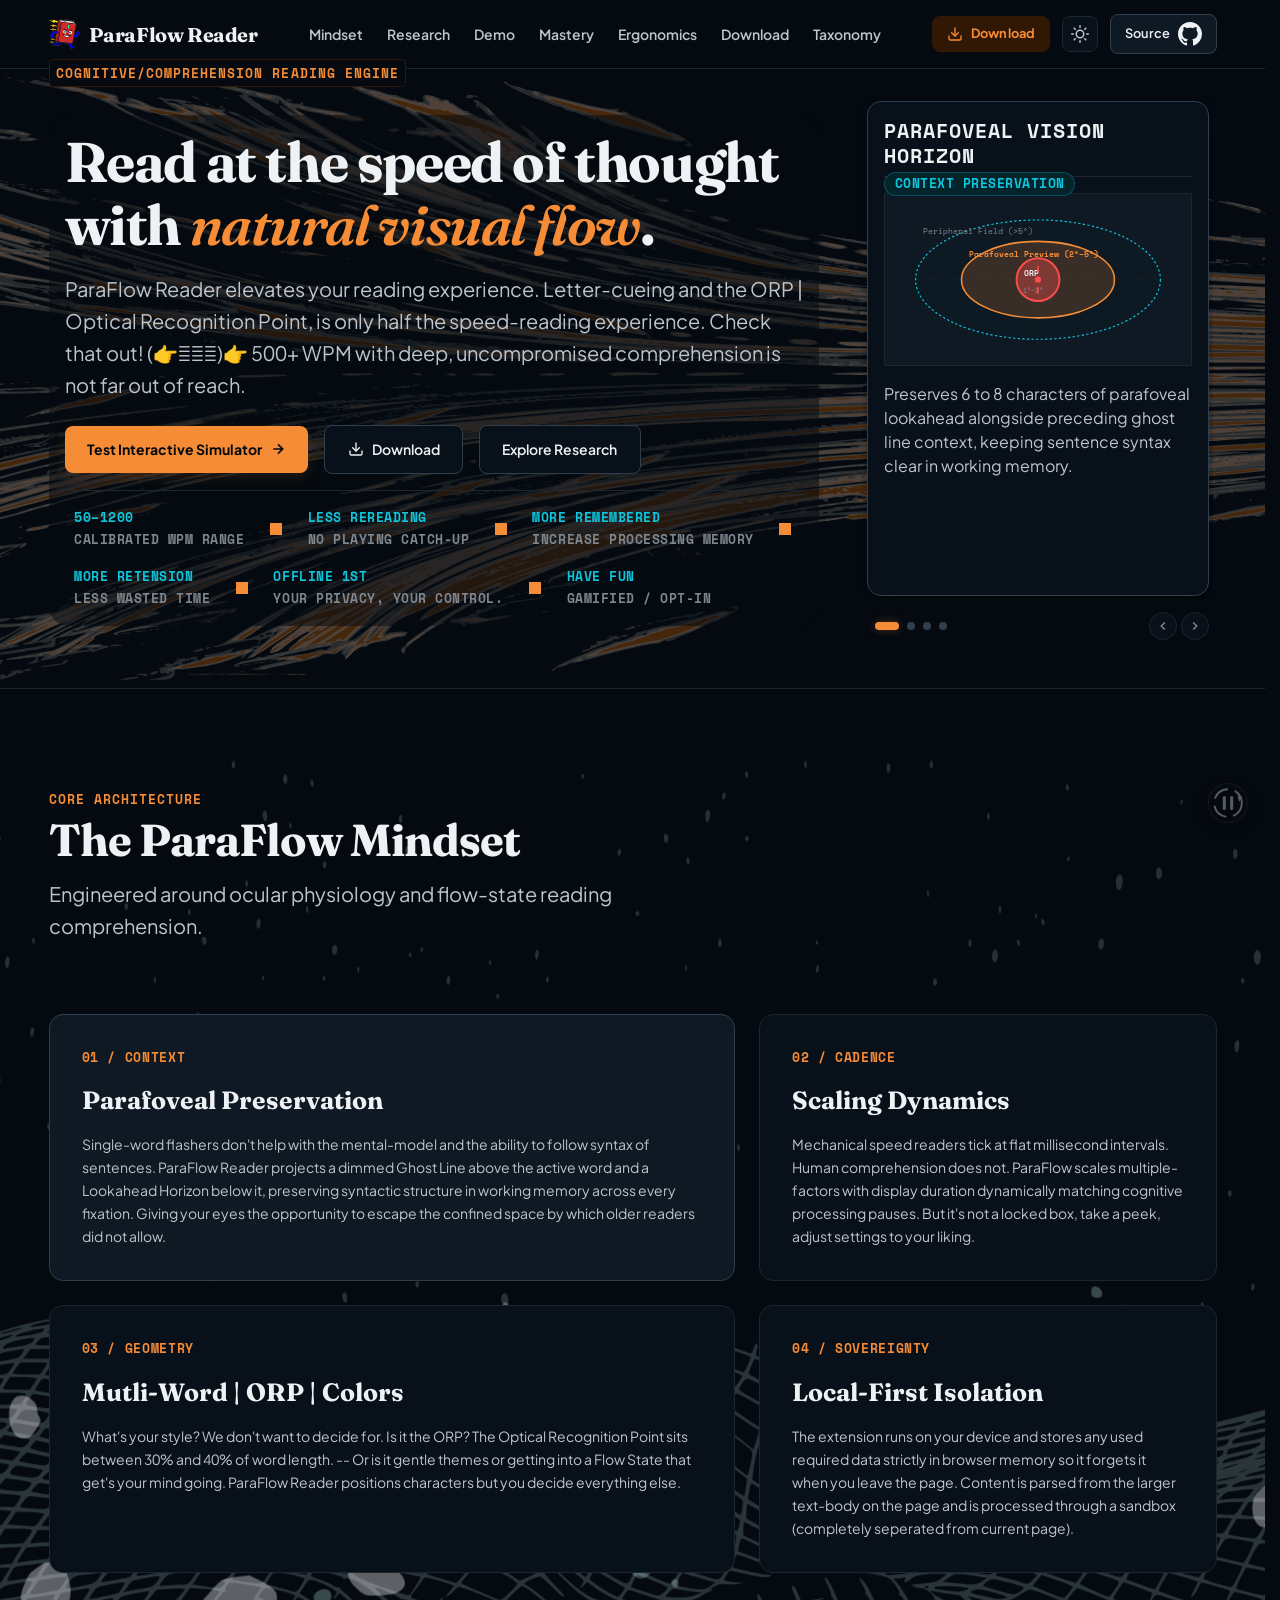
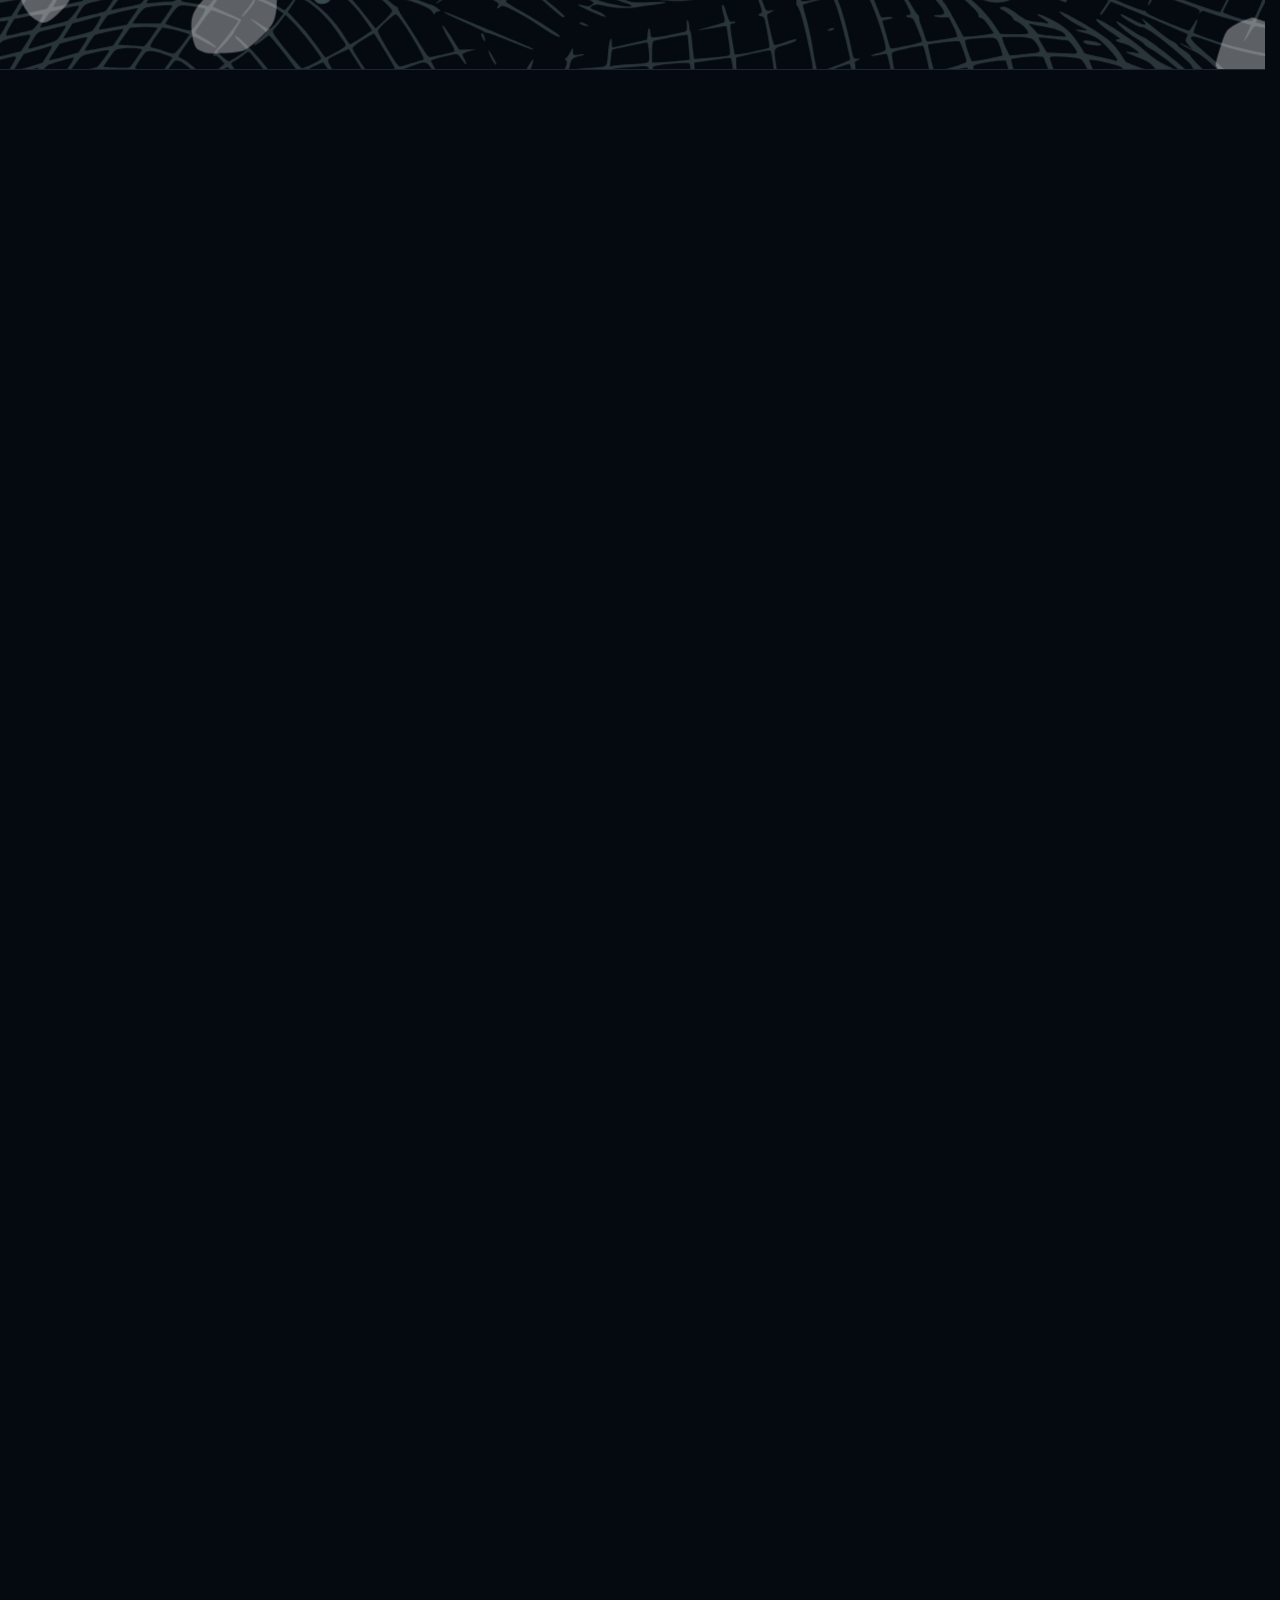
<file: full-detailed-index.html>
<!DOCTYPE html>
<html lang="en" data-theme="dark">

<head>
    <meta charset="UTF-8">
    <meta name="viewport" content="width=device-width, initial-scale=1.0">
    <title data-i18n="pageTitle">ParaFlow Reader - Speed Reader</title>
    <meta name="description"
        data-i18n-content="metaDescription"
        content="ParaFlow Reader eliminates RSVP Reader problems with cognitive context using optical recognition point foveation, and dynamic-weighted cadence.">
    <meta property="og:title" data-i18n-content="ogTitle" content="ParaFlow Reader - Speed Reader">
    <meta property="og:description"
        data-i18n-content="ogDescription"
        content="Preserve peripheral reading context and eliminate unvoluntary saccadic fixations with Paraflow speed reading.">
    <meta property="og:type" content="website">
    <meta name="color-scheme" content="dark light">
    <meta name="darkreader-lock">
    <meta name="darkreader" content="no">
    <link rel="icon" type="image/svg+xml" href="favicon.svg">
    <link rel="preconnect" href="https://fonts.googleapis.com">
    <link rel="preconnect" href="https://fonts.gstatic.com" crossorigin>
    <link rel="preload" href="style/full-detailed-style.css" as="style">
    <link rel="preload" href="js/full-detailed-client.js" as="script">
    <link rel="stylesheet" href="style/full-detailed-style.css">
    <style>
@import "https://fonts.googleapis.com/css2?family=Fraunces:ital,opsz,wght@0,9..144,300..800;1,9..144,400;1,9..144,600&family=Plus+Jakarta+Sans:wght@400;500;600;700&family=Space+Mono:wght@400;700&display=swap";

/* src/landing/styles/tokens.css */
:root {
  color-scheme: dark light;
  --bg-canvas: oklch(0.14 0.018 250);
  --bg-base: var(--bg-canvas);
  --bg-surface-1: oklch(0.17 0.022 250);
  --bg-surface-2: oklch(0.21 0.025 250);
  --bg-surface-3: oklch(0.25 0.028 250);
  --bg-surface-elevated: oklch(0.19 0.024 250);
  --bg-canvas-seethrough: oklch(14.041% 0.01784 243.261 / 0.5);
  --border-subtle: oklch(0.26 0.02 250);
  --border-strong: oklch(0.36 0.03 250);
  --border-focus: oklch(0.74 0.16 55);
  --text-primary: oklch(0.96 0.005 250);
  --text-secondary: oklch(0.82 0.012 250);
  --text-muted: oklch(0.62 0.015 250);
  --text-on-accent: oklch(0.12 0.02 250);
  --accent-amber: oklch(0.74 0.16 55);
  --accent-amber-subtle: oklch(0.24 0.05 55);
  --accent-amber-glow: oklch(0.74 0.16 55 / 0.15);
  --accent-cyan: oklch(0.76 0.13 210);
  --accent-cyan-subtle: oklch(0.24 0.04 210);
  --accent-reticle: oklch(0.68 0.22 25);
  --accent-reticle-bg: oklch(0.68 0.22 25 / 0.18);
  --accent-emerald: oklch(0.74 0.15 155);
  --accent-emerald-subtle: oklch(0.24 0.04 155);
  --font-display:
    "Fraunces",
    "Newsreader",
    Georgia,
    serif;
  --font-body:
    "Plus Jakarta Sans",
    -apple-system,
    BlinkMacSystemFont,
    "Segoe UI",
    sans-serif;
  --font-mono:
    "Space Mono",
    "Fast_Mono",
    "Commit Mono",
    monospace;
  --text-xs: 0.8rem;
  --text-sm: 0.875rem;
  --text-base: 1rem;
  --text-md: 1.25rem;
  --text-lg: 1.563rem;
  --text-xl: 1.953rem;
  --text-2xl: 2.441rem;
  --text-3xl: 3.052rem;
  --text-4xl: 3.815rem;
  --radius-outer-lg: 1.25rem;
  --radius-outer-md: 0.875rem;
  --radius-outer-sm: 0.5rem;
  --radius-pill: 9999px;
  --space-2xs: 0.25rem;
  --space-xs: 0.5rem;
  --space-sm: 0.75rem;
  --space-md: 1rem;
  --space-lg: 1.5rem;
  --space-xl: 2rem;
  --space-2xl: 3rem;
  --space-3xl: 4.5rem;
  --space-4xl: 6rem;
  --container-max: 76rem;
  --content-narrow: 46rem;
  --card-bg: var(--bg-surface-1);
  --card-border: var(--border-strong);
  --card-border-subtle: var(--border-subtle);
  --card-radius: var(--radius-outer-md);
  --card-radius-lg: var(--radius-outer-lg);
  --card-shadow: 0 12px 28px oklch(0 0 0 / 0.26);
  --card-shadow-heavy: 0 20px 48px oklch(0 0 0 / 0.35);
  --glass-blur: 14px;
}
[data-theme=light] {
  color-scheme: light;
  --bg-canvas: oklch(0.97 0.008 80);
  --bg-base: var(--bg-canvas);
  --bg-surface-1: oklch(0.93 0.012 80);
  --bg-surface-2: oklch(0.89 0.015 80);
  --bg-surface-3: oklch(0.85 0.018 80);
  --bg-surface-elevated: oklch(0.98 0.005 80);
  --border-subtle: oklch(0.82 0.015 80);
  --border-strong: oklch(0.68 0.025 80);
  --border-focus: oklch(0.55 0.16 55);
  --text-primary: oklch(0.18 0.015 250);
  --text-secondary: oklch(0.32 0.02 250);
  --text-muted: oklch(0.50 0.02 250);
  --text-on-accent: oklch(0.98 0.005 80);
  --darkreader-text--text-primary: oklch(0.18 0.015 250);
  --darkreader-text--text-secondary: oklch(0.32 0.02 250);
  --darkreader-text--text-muted: oklch(0.50 0.02 250);
  --darkreader-text-000000: oklch(0.18 0.015 250);
  --darkreader-bg--bg-canvas: oklch(0.97 0.008 80);
  --darkreader-bg--bg-surface-1: oklch(0.93 0.012 80);
  --darkreader-bg--bg-surface-2: oklch(0.89 0.015 80);
  --darkreader-bg--bg-surface-3: oklch(0.85 0.018 80);
  --darkreader-bg--bg-surface-elevated: oklch(0.98 0.005 80);
  --darkreader-border--border-subtle: oklch(0.82 0.015 80);
  --darkreader-border--border-strong: oklch(0.68 0.025 80);
  --accent-amber: oklch(0.58 0.16 55);
  --accent-amber-subtle: oklch(0.92 0.04 55);
  --accent-amber-glow: oklch(0.58 0.16 55 / 0.12);
  --accent-cyan: oklch(0.52 0.14 210);
  --accent-cyan-subtle: oklch(0.90 0.03 210);
  --accent-reticle: oklch(0.55 0.22 25);
  --accent-reticle-bg: oklch(0.55 0.22 25 / 0.15);
  --accent-emerald: oklch(0.52 0.15 155);
  --accent-emerald-subtle: oklch(0.91 0.03 155);
  --stage-overlay-bg:
    linear-gradient(
      135deg,
      oklch(0.90 0.02 80 / 0.45) 0%,
      oklch(0.94 0.015 75 / 0.40) 100%);
  --stage-overlay-opacity: 0.40;
  --stage-overlay-hover-opacity: 0.18;
  --stage-overlay-vignette: oklch(0.85 0.02 80 / 0.40);
  --stage-vignette-opacity: 0.35;
  --stage-vignette-hover-opacity: 0.15;
  --stage-img-brightness: 0.98;
  --stage-img-contrast: 1.02;
  --stage-img-hover-brightness: 1.02;
  --stage-img-hover-contrast: 1.05;
  --card-shadow: 0 8px 24px oklch(0 0 0 / 0.08);
  --card-shadow-heavy: 0 14px 36px oklch(0 0 0 / 0.12);
}

/* src/landing/styles/reset.css */
*,
*::before,
*::after {
  box-sizing: border-box;
  margin: 0;
  padding: 0;
}
html {
  font-size: 16px;
  scroll-behavior: smooth;
  -webkit-text-size-adjust: 100%;
}
body {
  min-height: 100vh;
  background-color: var(--bg-canvas);
  color: var(--text-primary);
  font-family: var(--font-body);
  font-size: var(--text-base);
  line-height: 1.65;
  text-rendering: optimizeLegibility;
  -webkit-font-smoothing: antialiased;
  -moz-osx-font-smoothing: grayscale;
  font-feature-settings:
    "calt" 1,
    "kern" 1,
    "tnum" 1;
}
body:not(.page-ready) {
  opacity: 0 !important;
  pointer-events: none !important;
}
body.page-ready {
  opacity: 1;
  transition: opacity 160ms cubic-bezier(0.16, 1, 0.3, 1);
}
@media (prefers-reduced-motion: reduce) {
  body.page-ready {
    transition: none !important;
  }
  *,
  *::before,
  *::after {
    animation-duration: 0.01ms !important;
    animation-iteration-count: 1 !important;
    transition-duration: 0.01ms !important;
    scroll-behavior: auto !important;
  }
}
.skip-link {
  position: absolute;
  top: -999px;
  left: 1rem;
  z-index: 1000;
  padding: var(--space-xs) var(--space-md);
  background: var(--accent-amber);
  color: var(--text-on-accent);
  font-weight: 700;
  text-decoration: none;
  border-radius: var(--radius-outer-sm);
}
.skip-link:focus {
  top: 1rem;
  outline: 3px solid var(--text-primary);
}
:focus-visible {
  outline: 2px solid var(--border-focus);
  outline-offset: 3px;
}
img,
svg {
  display: block;
  max-width: 100%;
}
button {
  font-family: inherit;
  font-size: inherit;
  cursor: pointer;
  border: none;
  background: none;
  color: inherit;
}
input,
select,
textarea {
  font-family: inherit;
  font-size: inherit;
  color: inherit;
}
a {
  color: inherit;
  text-decoration-thickness: 1.5px;
  text-underline-offset: 3px;
}
.container {
  width: 100%;
  max-width: var(--container-max);
  margin-inline: auto;
  padding-inline: var(--space-lg);
}
.container-narrow {
  width: 100%;
  max-width: var(--content-narrow);
  margin-inline: auto;
  padding-inline: var(--space-lg);
}
@media (max-width: 480px) {
  .container,
  .container-narrow {
    padding-inline: var(--space-md);
  }
}
.btn-primary {
  display: inline-flex;
  align-items: center;
  justify-content: center;
  gap: var(--space-xs);
  padding: 0.75rem 1.4rem;
  background: var(--accent-amber);
  color: var(--text-on-accent);
  font-size: var(--text-sm);
  font-weight: 700;
  text-decoration: none;
  border-radius: var(--radius-outer-sm);
  box-shadow: 0 4px 14px var(--accent-amber-glow);
  transition: transform 120ms ease, box-shadow 120ms ease;
}
.btn-primary:hover {
  transform: translateY(-1px);
}
.btn-primary:active {
  transform: translateY(0);
}
.btn-secondary {
  display: inline-flex;
  align-items: center;
  justify-content: center;
  gap: var(--space-xs);
  padding: 0.75rem 1.4rem;
  background: var(--bg-surface-1);
  color: var(--text-primary);
  font-size: var(--text-sm);
  font-weight: 600;
  text-decoration: none;
  border: 1px solid var(--border-strong);
  border-radius: var(--radius-outer-sm);
  transition: background-color 150ms ease, border-color 150ms ease;
}
.btn-secondary:hover {
  background: var(--bg-surface-2);
  border-color: var(--accent-cyan);
}
.section-wrapper {
  padding-block: var(--space-4xl);
  border-bottom: 1px solid var(--border-subtle);
  position: relative;
  overflow: hidden;
}
.section-wrapper > .container {
  position: relative;
  z-index: 2;
}
.section-header {
  margin-bottom: var(--space-3xl);
}
.section-kicker {
  display: inline-block;
  font-family: var(--font-mono);
  font-size: var(--text-xs);
  font-weight: 700;
  color: var(--accent-amber);
  text-transform: uppercase;
  letter-spacing: 0.08em;
  margin-bottom: var(--space-2xs);
}
.section-title {
  font-family: var(--font-display);
  font-size: clamp(var(--text-xl), 3.5vw, var(--text-3xl));
  font-weight: 700;
  letter-spacing: -0.02em;
  line-height: 1.15;
  color: var(--text-primary);
  margin-bottom: var(--space-sm);
}
.section-subtitle {
  font-size: var(--text-md);
  color: var(--text-secondary);
  max-width: 44rem;
  line-height: 1.6;
}
.section-parallax-bg {
  position: absolute;
  inset: 0;
  overflow: hidden;
  pointer-events: none;
  z-index: 1;
  user-select: none;
}
.parallax-layer {
  position: absolute;
  left: -8%;
  width: 116%;
  bottom: -24px;
  top: auto;
  height: 100%;
  will-change: transform;
  transform: translate3d(0, 0, 0);
  display: flex;
  align-items: flex-end;
  justify-content: center;
  pointer-events: none;
}
.parallax-svg {
  width: 100%;
  height: 100%;
  object-fit: cover;
  object-position: bottom center;
  display: block;
}
@media (max-width: 768px) {
  .parallax-layer {
    height: 75%;
    bottom: -16px;
  }
}
@media (max-width: 480px) {
  .parallax-layer {
    height: 60%;
    bottom: -12px;
  }
}

/* src/landing/layout/Navigation/navigation.styles.css */
.site-header {
  position: sticky;
  top: 0;
  z-index: 100;
  background-color: var(--bg-canvas);
  border-bottom: 1px solid var(--border-subtle);
  backdrop-filter: blur(8px);
  -webkit-backdrop-filter: blur(8px);
}
.header-inner {
  display: flex;
  align-items: center;
  justify-content: space-between;
  height: 4.25rem;
  gap: var(--space-lg);
}
.brand-anchor {
  display: inline-flex;
  align-items: center;
  gap: var(--space-xs);
  text-decoration: none;
  font-family: var(--font-display);
  font-size: var(--text-md);
  font-weight: 700;
  letter-spacing: -0.02em;
  color: var(--text-primary);
  flex-shrink: 0;
}
.brand-anchor .ext-tagline {
  position: absolute;
  bottom: -1.2rem;
  display: none;
  align-items: center;
  padding: 0.2em 0.5em;
  border-radius: 0.3em;
  border: 1px solid var(--accent-amber-subtle);
  background-color: var(--bg-canvas);
  gap: var(--space-xs);
  font-family: var(--font-mono);
  font-size: var(--text-xs);
  font-weight: 700;
  color: var(--accent-amber);
  text-transform: uppercase;
  letter-spacing: 0.08em;
}
@media (min-width: 1200px) {
  .brand-anchor .ext-tagline {
    display: inline-flex;
  }
}
.brand-icon-skeleton {
  width: 2rem;
  height: 2rem;
  display: inline-flex;
  align-items: center;
  justify-content: center;
  position: relative;
  flex-shrink: 0;
}
.brand-skeleton-disc {
  position: absolute;
  inset: 0;
  border-radius: 50%;
  background:
    linear-gradient(
      90deg,
      var(--bg-surface-2, rgba(255,255,255,0.06)) 0%,
      var(--accent-amber-subtle, rgba(229,154,53,0.3)) 50%,
      var(--bg-surface-2, rgba(255,255,255,0.06)) 100%);
  background-size: 200% 100%;
  animation: brandShimmer 1.8s infinite ease-in-out;
  pointer-events: none;
  transition: opacity 0.5s ease-out;
}
@keyframes brandShimmer {
  0% {
    background-position: 200% 0;
    opacity: 0.5;
  }
  50% {
    opacity: 0.95;
  }
  100% {
    background-position: -200% 0;
    opacity: 0.5;
  }
}
.brand-skeleton-reticle {
  position: absolute;
  inset: 0;
  width: 100%;
  height: 100%;
  color: var(--accent-amber);
  transition: opacity 0.5s ease-out;
}
.brand-icon-hd {
  position: relative;
  z-index: 1;
  width: 2.5rem;
  height: 2.5rem;
  object-fit: contain;
  opacity: 0;
  transition: opacity 0.5s ease-in;
}
.has-hd-loaded .brand-icon-hd,
.brand-icon-hd.is-loaded {
  opacity: 1;
}
.has-hd-loaded .brand-skeleton-disc,
.has-hd-loaded .brand-skeleton-reticle {
  opacity: 0;
}
.brand-icon {
  width: 2.5rem;
  height: 2.5rem;
  color: var(--accent-amber);
  flex-shrink: 0;
}
.desktop-nav {
  display: flex;
  align-items: center;
}
.primary-nav-list {
  display: flex;
  align-items: center;
  list-style: none;
  gap: var(--space-lg);
}
.nav-link {
  font-size: var(--text-sm);
  font-weight: 600;
  color: var(--text-secondary);
  text-decoration: none;
  transition: color 150ms ease;
  white-space: nowrap;
}
.nav-link:hover {
  color: var(--accent-amber);
}
.header-actions {
  display: flex;
  align-items: center;
  gap: var(--space-sm);
  flex-shrink: 0;
}
.btn-header-download {
  display: inline-flex;
  align-items: center;
  gap: var(--space-xs);
  padding: 0.42rem 0.85rem;
  border-radius: var(--radius-outer-sm);
  border: 1px solid var(--accent-amber-subtle, rgba(229, 154, 53, 0.35));
  background: var(--accent-amber-subtle, rgba(229, 154, 53, 0.12));
  color: var(--accent-amber);
  font-size: var(--text-xs);
  font-weight: 700;
  text-decoration: none;
  letter-spacing: 0.02em;
  transition:
    background-color 150ms ease,
    border-color 150ms ease,
    color 150ms ease,
    transform 120ms ease,
    box-shadow 120ms ease;
  flex-shrink: 0;
  svg {
    width: 1rem;
    height: 1rem;
    flex-shrink: 0;
  }
}
.btn-header-download:hover {
  background: var(--accent-amber);
  color: var(--text-on-accent);
  border-color: var(--accent-amber);
  box-shadow: 0 2px 10px var(--accent-amber-glow);
  transform: translateY(-1px);
}
.btn-header-download:active {
  transform: translateY(0);
}
@media (max-width: 480px) {
  .btn-header-download span {
    display: none;
  }
  .btn-header-download {
    padding: 0.45rem 0.55rem;
  }
}
.btn-theme-toggle {
  display: inline-flex;
  align-items: center;
  justify-content: center;
  width: 2.25rem;
  height: 2.25rem;
  border-radius: var(--radius-outer-sm);
  border: 1px solid var(--border-subtle);
  background: var(--bg-surface-1);
  color: var(--text-secondary);
  transition: background-color 150ms ease, border-color 150ms ease;
  cursor: pointer;
  flex-shrink: 0;
}
.btn-theme-toggle:hover {
  background: var(--bg-surface-2);
  border-color: var(--border-strong);
  color: var(--text-primary);
}
.btn-github {
  display: inline-flex;
  align-items: center;
  gap: var(--space-xs);
  padding: 0.45rem 0.85rem;
  border-radius: var(--radius-outer-sm);
  border: 1px solid var(--border-strong);
  background: var(--bg-surface-2);
  font-size: var(--text-xs);
  font-weight: 600;
  text-decoration: none;
  color: var(--text-primary);
  transition: background-color 150ms ease, border-color 150ms ease;
  flex-shrink: 0;
  svg {
    width: 1.5rem;
    height: 1.5rem;
  }
}
.btn-github:hover {
  background: var(--bg-surface-3);
  border-color: var(--accent-amber);
}
.btn-hamburger {
  display: none;
  align-items: center;
  justify-content: center;
  width: 2.25rem;
  height: 2.25rem;
  border-radius: var(--radius-outer-sm);
  border: 1px solid var(--border-subtle);
  background: var(--bg-surface-1);
  color: var(--text-primary);
  cursor: pointer;
  padding: 0;
  transition: background-color 150ms ease, border-color 150ms ease;
  flex-shrink: 0;
}
.btn-hamburger:hover {
  background: var(--bg-surface-2);
  border-color: var(--border-strong);
}
.btn-hamburger:focus-visible {
  outline: 2px solid var(--accent-amber);
  outline-offset: 2px;
}
.hamburger-box {
  width: 16px;
  height: 12px;
  position: relative;
  display: flex;
  flex-direction: column;
  justify-content: space-between;
}
.hamburger-bar {
  display: block;
  width: 100%;
  height: 2px;
  background-color: currentColor;
  border-radius: 1px;
  transition: transform 220ms cubic-bezier(0.16, 1, 0.3, 1), opacity 180ms ease;
  transform-origin: center;
}
.btn-hamburger[aria-expanded=true] .bar-top {
  transform: translateY(5px) rotate(45deg);
}
.btn-hamburger[aria-expanded=true] .bar-mid {
  opacity: 0;
  transform: scaleX(0);
}
.btn-hamburger[aria-expanded=true] .bar-bot {
  transform: translateY(-5px) rotate(-45deg);
}
html,
body {
  overflow-x: hidden;
}
html {
  scrollbar-gutter: stable;
}
.mobile-nav-backdrop,
.mobile-nav-drawer {
  display: none;
}
body.nav-drawer-open {
  overflow: hidden !important;
}
@media (max-width: 849px) {
  .desktop-nav {
    display: none;
  }
  .btn-hamburger {
    display: inline-flex;
  }
  .mobile-nav-backdrop {
    display: block;
    position: fixed;
    inset: 0;
    z-index: 990;
    background: oklch(0 0 0 / 0.6);
    backdrop-filter: blur(4px);
    -webkit-backdrop-filter: blur(4px);
    opacity: 0;
    visibility: hidden;
    pointer-events: none;
    transition: opacity 280ms cubic-bezier(0.16, 1, 0.3, 1), visibility 280ms ease;
  }
  .mobile-nav-backdrop.is-active {
    opacity: 1;
    visibility: visible;
    pointer-events: auto;
  }
  .mobile-nav-drawer {
    display: flex;
    flex-direction: column;
    position: fixed;
    top: 0;
    right: 0;
    bottom: 0;
    height: 100dvh;
    max-height: 100dvh;
    width: min(320px, 85vw);
    z-index: 1000;
    background: var(--bg-surface-1);
    backdrop-filter: blur(20px);
    -webkit-backdrop-filter: blur(20px);
    border-left: 1px solid var(--border-strong);
    box-shadow: -8px 0 32px oklch(0 0 0 / 0.35);
    transform: translate3d(100%, 0, 0);
    visibility: hidden;
    pointer-events: none;
    transition: transform 300ms cubic-bezier(0.16, 1, 0.3, 1), visibility 300ms ease;
    will-change: transform;
  }
  .mobile-nav-drawer.is-active {
    transform: translate3d(0, 0, 0);
    visibility: visible;
    pointer-events: auto;
  }
  .mobile-drawer-header {
    display: flex;
    align-items: center;
    justify-content: space-between;
    padding: var(--space-md) var(--space-lg);
    border-bottom: 1px solid var(--border-subtle);
    flex-shrink: 0;
  }
  .mobile-drawer-brand {
    display: flex;
    align-items: center;
    gap: var(--space-xs);
  }
  .mobile-drawer-brand-title {
    font-family: var(--font-display);
    font-size: var(--text-sm);
    font-weight: 700;
    color: var(--text-primary);
    letter-spacing: -0.01em;
  }
  .btn-drawer-close {
    display: inline-flex;
    align-items: center;
    justify-content: center;
    width: 2.25rem;
    height: 2.25rem;
    border-radius: var(--radius-outer-sm);
    border: 1px solid var(--border-subtle);
    background: var(--bg-surface-2);
    color: var(--text-secondary);
    cursor: pointer;
    transition:
      background-color 150ms ease,
      color 150ms ease,
      border-color 150ms ease;
  }
  .btn-drawer-close:hover {
    background: var(--bg-surface-3);
    border-color: var(--border-strong);
    color: var(--text-primary);
  }
  .btn-drawer-close:focus-visible {
    outline: 2px solid var(--accent-amber);
    outline-offset: 2px;
  }
  .mobile-nav {
    flex: 1 1 auto;
    min-height: 0;
    overflow-y: auto;
    padding: var(--space-md) var(--space-lg);
    -webkit-overflow-scrolling: touch;
  }
  .mobile-nav-list {
    display: flex;
    flex-direction: column;
    list-style: none;
    gap: var(--space-xs);
    margin: 0;
    padding: 0;
  }
  .mobile-nav-link {
    display: flex;
    align-items: center;
    min-height: 48px;
    padding: 0.75rem 1rem;
    border-radius: var(--radius-outer-sm);
    font-size: var(--text-sm);
    font-weight: 600;
    color: var(--text-primary);
    text-decoration: none;
    border: 1px solid transparent;
    background: transparent;
    transition:
      background-color 150ms ease,
      color 150ms ease,
      border-color 150ms ease,
      transform 150ms ease;
  }
  .mobile-nav-link:hover,
  .mobile-nav-link:focus-visible {
    background: var(--bg-surface-2);
    color: var(--accent-amber);
    border-color: var(--border-subtle);
    transform: translateX(4px);
  }
  .mobile-drawer-footer {
    padding: var(--space-md) var(--space-lg);
    border-top: 1px solid var(--border-subtle);
    background: var(--bg-surface-2);
    flex-shrink: 0;
    display: flex;
    flex-direction: column;
    gap: 0.75rem;
  }
  .drawer-browser-section {
    display: flex;
    flex-direction: column;
    gap: 0.35rem;
  }
  .drawer-browser-section {
    position: relative;
  }
  .drawer-browser-header {
    display: flex;
    align-items: center;
    justify-content: space-between;
    gap: 0.5rem;
    margin-bottom: 0.35rem;
  }
  .drawer-footer-heading {
    display: block;
    font-size: 0.7rem;
    text-transform: uppercase;
    letter-spacing: 0.08em;
    font-weight: 700;
    color: var(--text-muted, #94a3b8);
  }
  .drawer-grid-overlay {
    position: static;
    pointer-events: none;
  }
  .drawer-browser-section:not(:has(.is-coming-soon)) .drawer-grid-overlay {
    display: none !important;
  }
  .drawer-browser-grid {
    position: relative;
    display: grid;
    grid-template-columns: repeat(3, 1fr);
    gap: 0.4rem;
  }
  .btn-drawer-browser {
    position: relative;
    display: flex;
    flex-direction: column;
    align-items: center;
    justify-content: center;
    gap: 0.2rem;
    padding: 0.5rem 0.2rem;
    border-radius: var(--radius-outer-sm);
    border: 1px solid var(--border-subtle);
    background: var(--bg-surface-1);
    color: var(--text-primary);
    text-decoration: none;
    font-size: 0.72rem;
    font-weight: 600;
    transition: all 150ms ease;
  }
  .btn-drawer-browser .btn-coming-soon-tag {
    font-size: 0.55rem;
    padding: 1px 4px;
    border-radius: 4px;
    line-height: 1;
    margin-top: 1px;
  }
  .btn-drawer-browser:not(.is-coming-soon) .btn-coming-soon-tag {
    display: none !important;
  }
  .btn-drawer-browser:hover {
    background: var(--bg-surface-3);
    border-color: var(--border-strong);
    transform: translateY(-1px);
  }
  .btn-drawer-browser.is-coming-soon:hover {
    filter: grayscale(1) opacity(0.55);
    background: var(--bg-surface-2) !important;
    border-color: var(--border-subtle) !important;
    color: var(--text-muted, #94a3b8) !important;
    transform: none !important;
    box-shadow: none !important;
    cursor: not-allowed;
  }
  .btn-drawer-browser.is-coming-soon:hover .drawer-browser-icon {
    color: var(--text-muted, #94a3b8) !important;
  }
  .btn-drawer-browser.is-coming-soon:hover .btn-coming-soon-tag {
    background: rgba(148, 163, 184, 0.12) !important;
    border-color: rgba(148, 163, 184, 0.25) !important;
    color: var(--text-muted, #94a3b8) !important;
  }
  .btn-drawer-safari .drawer-browser-icon {
    color: #38bdf8;
  }
  .btn-drawer-chrome .drawer-browser-icon {
    color: #4ade80;
  }
  .btn-drawer-firefox .drawer-browser-icon {
    color: #fb923c;
  }
  .drawer-footer-actions {
    display: flex;
    align-items: center;
    gap: 0.5rem;
    width: 100%;
  }
  .btn-drawer-github {
    display: flex;
    align-items: center;
    justify-content: center;
    gap: var(--space-xs);
    flex: 1;
    min-height: 42px;
    padding: 0.1rem 0.5rem;
    border-radius: var(--radius-outer-sm);
    border: 1px solid var(--border-strong);
    background: var(--bg-surface-1);
    color: var(--text-primary);
    font-size: var(--text-sm);
    font-weight: 600;
    text-decoration: none;
    transition: background-color 150ms ease, border-color 150ms ease;
  }
  .btn-drawer-github:hover {
    background: var(--bg-surface-3);
    border-color: var(--accent-amber);
  }
  .btn-drawer-icon-action {
    display: inline-flex;
    align-items: center;
    justify-content: center;
    width: 42px;
    height: 42px;
    flex-shrink: 0;
    border-radius: var(--radius-outer-sm);
    border: 1px solid var(--border-strong);
    background: var(--bg-surface-1);
    text-decoration: none;
    transition: all 150ms ease;
  }
  .btn-drawer-feature {
    color: #38bdf8;
    svg {
      width: 2rem;
      height: 2rem;
    }
  }
  .btn-drawer-feature:hover {
    background: rgba(56, 189, 248, 0.12);
    border-color: #38bdf8;
    box-shadow: 0 0 12px rgba(56, 189, 248, 0.3);
    transform: translateY(-1px);
  }
  .btn-drawer-issue {
    color: #fb7185;
    svg {
      width: 2rem;
      height: 1.75rem;
    }
  }
  .btn-drawer-issue:hover {
    background: rgba(251, 113, 133, 0.12);
    border-color: #fb7185;
    box-shadow: 0 0 12px rgba(251, 113, 133, 0.3);
    transform: translateY(-1px);
  }
}
@media (max-width: 480px) {
  .header-inner {
    gap: var(--space-xs);
  }
  .btn-github .btn-github-text {
    display: none;
  }
  .btn-github {
    padding: 0.45rem 0.55rem;
  }
  .brand-anchor {
    font-size: var(--text-sm);
  }
}

/* src/landing/sections/Hero/hero.styles.css */
.hero-section {
  padding-block: var(--space-xl) var(--space-2xl);
  border-bottom: 1px solid var(--border-subtle);
  position: relative;
  overflow: hidden;
}
.hero-grid {
  display: grid;
  grid-template-columns: minmax(0, 2.2fr) minmax(0, 1fr);
  gap: var(--space-2xl);
  align-items: center;
  width: 100%;
}
.hero-content {
  display: flex;
  flex-direction: column;
  gap: var(--space-md);
  position: relative;
  z-index: 2;
  width: 100%;
  max-width: 80ch;
  min-width: 0;
  box-sizing: border-box;
  overflow-wrap: break-word;
  word-break: break-word;
  background-color: var(--bg-canvas-seethrough);
  padding: 1em;
  border-radius: var(--radius-outer-lg);
}
[data-theme=light] .hero-content {
  background-color: oklch(100% 0.00011 271.152 / 0.4);
}
.hero-title {
  font-family: var(--font-display);
  font-size: clamp(1.85rem, 4.5vw, 3.5rem);
  font-weight: 700;
  line-height: 1.12;
  letter-spacing: -0.025em;
  color: var(--text-primary);
  max-width: 100%;
  overflow-wrap: break-word;
  word-break: break-word;
}
.hero-title-accent {
  color: var(--accent-amber);
  font-style: italic;
  font-weight: 600;
}
.hero-thesis {
  font-size: var(--text-md);
  color: var(--text-secondary);
  line-height: 1.6;
  max-width: 100%;
  overflow-wrap: break-word;
  word-break: break-word;
}
.hero-cta-group {
  display: flex;
  flex-wrap: wrap;
  align-items: center;
  gap: var(--space-md);
  margin-top: var(--space-xs);
  max-width: 100%;
}
.btn-hero-download {
  transition:
    background-color 150ms ease,
    border-color 150ms ease,
    color 150ms ease,
    transform 120ms ease;
}
.btn-hero-download:hover {
  border-color: var(--accent-amber);
  color: var(--accent-amber);
  transform: translateY(-1px);
}
.btn-hero-download:active {
  transform: translateY(0);
}
.hero-metrics-pill-group {
  display: flex;
  flex-wrap: wrap;
  align-items: center;
  gap: var(--space-md);
  padding-top: var(--space-md);
  border-top: 1px solid var(--border-subtle);
  width: 100%;
  max-width: 100%;
  box-sizing: border-box;
  .spacer {
    display: inline-flex;
    position: relative;
    height: var(--space-sm);
    width: var(--space-sm);
    background-color: var(--accent-amber);
    flex-shrink: 0;
  }
}
.metric-pill {
  display: flex;
  flex-direction: column;
  min-width: 0;
  max-width: 100%;
}
.metric-value {
  font-family: var(--font-display);
  font-size: var(--text-md);
  font-weight: 700;
  color: var(--accent-cyan);
  white-space: nowrap;
}
.metric-label {
  font-family: var(--font-mono);
  font-size: var(--text-xs);
  color: var(--text-muted);
  overflow-wrap: break-word;
  word-break: break-word;
}
@media (max-width: 900px) {
  .hero-grid {
    grid-template-columns: minmax(0, 1.6fr) minmax(0, 1fr);
    gap: var(--space-lg);
  }
}
@media (max-width: 680px) {
  .hero-grid {
    grid-template-columns: minmax(0, 1fr);
    gap: var(--space-xl);
  }
  .hero-content {
    padding: 0.85em;
  }
  .hero-thesis {
    font-size: clamp(0.95rem, 2.8vw, 1.15rem);
  }
  .hero-metrics-pill-group {
    display: grid;
    grid-template-columns: repeat(2, minmax(0, 1fr));
    gap: var(--space-sm) var(--space-md);
  }
  .hero-metrics-pill-group .spacer {
    display: none;
  }
  .metric-label {
    font-size: 0.72rem;
    line-height: 1.3;
  }
  .metric-value {
    font-size: 1.1rem;
  }
}
@media (max-width: 360px) {
  .hero-metrics-pill-group {
    grid-template-columns: 1fr;
  }
}
.hero-deck-column {
  width: 100%;
  max-width: 100%;
  min-width: 0;
  position: relative;
  z-index: 2;
  display: flex;
  justify-content: center;
}
.carousel-shards-backdrop {
  --carousel-shards-parallax-step: 15%;
  position: absolute;
  top: 0;
  left: 0;
  width: 140%;
  min-width: 140%;
  height: 100%;
  overflow: visible;
  pointer-events: none;
  z-index: 1;
  user-select: none;
  will-change: transform;
  transition: transform 2s cubic-bezier(0.16, 1, 0.3, 1);
}
.carousel-shards-svg {
  width: 100%;
  height: 100%;
  display: block;
  pointer-events: none;
  overflow: visible;
  opacity: 0.35;
  will-change: transform;
  transition: transform 600ms cubic-bezier(0.16, 1, 0.3, 1), opacity 350ms ease;
}
[data-theme=light] .carousel-shards-svg {
  opacity: 0.22;
}
.carousel-shards-hd {
  position: absolute;
  top: 0;
  left: 0;
  width: 100%;
  height: 100%;
  object-fit: cover;
  pointer-events: none;
  opacity: 0;
  transition: opacity 500ms cubic-bezier(0.16, 1, 0.3, 1);
  z-index: 1;
}
.carousel-shards-hd.is-loaded {
  opacity: 0.35;
}
[data-theme=light] .carousel-shards-hd.is-loaded {
  opacity: 0.22;
}
.has-hd-loaded .carousel-shards-skeleton {
  opacity: 0;
}
.carousel-shards-svg .shard-path,
.carousel-shards-svg path {
  transition: fill 350ms cubic-bezier(0.16, 1, 0.3, 1), opacity 350ms ease;
}
.carousel-shards-svg .shard-path-1,
.carousel-shards-svg path:nth-of-type(1) {
  fill: var(--border-subtle);
  opacity: 0.55;
}
.carousel-shards-svg .shard-path-2,
.carousel-shards-svg path:nth-of-type(2) {
  fill: var(--border-strong);
  opacity: 0.7;
}
.carousel-shards-svg .shard-path-3,
.carousel-shards-svg path:nth-of-type(3) {
  fill: var(--accent-amber-subtle);
  opacity: 0.85;
}
.carousel-shards-svg .shard-path-4,
.carousel-shards-svg path:nth-of-type(4) {
  fill: var(--accent-amber);
  opacity: 0.95;
}
[data-theme=light] .carousel-shards-svg .shard-path-1,
[data-theme=light] .carousel-shards-svg path:nth-of-type(1) {
  fill: var(--border-subtle);
  opacity: 0.4;
}
[data-theme=light] .carousel-shards-svg .shard-path-2,
[data-theme=light] .carousel-shards-svg path:nth-of-type(2) {
  fill: var(--border-strong);
  opacity: 0.6;
}
[data-theme=light] .carousel-shards-svg .shard-path-3,
[data-theme=light] .carousel-shards-svg path:nth-of-type(3) {
  fill: var(--accent-amber-subtle);
  opacity: 0.75;
}
[data-theme=light] .carousel-shards-svg .shard-path-4,
[data-theme=light] .carousel-shards-svg path:nth-of-type(4) {
  fill: var(--accent-amber);
  opacity: 0.9;
}
.hero-carousel-container {
  cursor: grab;
  --carousel-gap: 2rem;
  width: 100%;
  max-width: 28rem;
  min-width: 0;
  box-sizing: border-box;
  display: flex;
  flex-direction: column;
  gap: var(--space-md);
}
.carousel-viewport {
  display: flex;
  align-items: center;
  justify-content: center;
  width: 100%;
  overflow: hidden;
  border-radius: var(--radius-outer-md);
  padding: 4px;
  box-sizing: border-box;
  margin: -4px;
}
.carousel-track {
  display: flex;
  gap: var(--carousel-gap);
  width: 100%;
  min-height: 100%;
  transform: translate3d(var(--carousel-track-offset, 0px), 0, 0);
  transition: transform 480ms cubic-bezier(0.16, 1, 0.3, 1);
  will-change: transform;
}
.carousel-panel {
  flex: 0 0 100%;
  width: 100%;
  max-width: 100%;
  box-sizing: border-box;
  display: flex;
  justify-content: center;
  opacity: 0.4;
  transition: opacity 0.4s ease;
}
.carousel-panel.is-active {
  opacity: 1;
}
.carousel-card {
  position: relative;
  padding: var(--space-md);
  height: 55dvh;
  max-height: 45ch;
  width: 100%;
  box-sizing: border-box;
}
.stacked-card-header {
  position: relative;
  display: flex;
  flex-direction: column;
  align-items: flex-start;
  gap: var(--space-xs);
  margin-bottom: var(--space-md);
  padding-bottom: var(--space-xs);
  border-bottom: 1px solid var(--border-subtle);
  z-index: 1;
}
.stacked-card-title {
  font-family: var(--font-mono);
  font-size: var(--text-md);
  font-weight: 700;
  color: var(--text-primary);
  text-transform: uppercase;
  letter-spacing: 0.05em;
  line-height: 1.25;
}
.stacked-card-badge {
  position: absolute;
  bottom: -1.25rem;
  order: -1;
  align-self: flex-start;
  z-index: 2;
}
.stacked-card-graphic {
  position: relative;
  width: 100%;
  aspect-ratio: 16 / 9;
  background: var(--bg-surface-2);
  border-radius: max(0rem, calc(var(--radius-outer-lg) - var(--space-lg)));
  display: flex;
  align-items: center;
  justify-content: center;
  overflow: hidden;
  margin-bottom: var(--space-md);
  border: 1px solid var(--border-subtle);
}
.stacked-card-graphic svg {
  width: 100%;
  height: 100%;
}
.stacked-card-graphic .stage-placeholder-svg {
  position: absolute;
  inset: 0;
  width: 100%;
  height: 100%;
  pointer-events: none;
  opacity: 0.18;
  z-index: 0;
}
.stacked-card-graphic .image-hd {
  width: 100%;
  height: 100%;
  object-fit: cover;
  object-position: center;
  display: block;
  opacity: 0;
  transition: opacity 0.35s ease-out;
  position: relative;
  z-index: 1;
}
.stacked-card-graphic .image-hd.is-loaded {
  opacity: 1;
}
.stacked-card-caption {
  font-size: minmax(1rem, var(--text-md));
  color: var(--text-secondary);
  line-height: 1.5;
  margin: 0;
}
.stacked-deck-footer {
  display: flex;
  align-items: center;
  justify-content: space-between;
  padding-inline: var(--space-xs);
}
.stack-breadcrumbs {
  display: flex;
  align-items: center;
  gap: var(--space-xs);
}
.stack-crumb {
  width: 8px;
  height: 8px;
  border-radius: var(--radius-pill);
  background: var(--border-strong);
  border: none;
  cursor: pointer;
  padding: 0;
  transition:
    width 220ms ease,
    background 220ms ease,
    box-shadow 220ms ease;
}
.stack-crumb:hover {
  background: var(--text-muted);
}
.stack-crumb.is-active {
  width: 24px;
  background: var(--accent-amber);
  box-shadow: 0 0 8px oklch(0.74 0.16 55 / 0.3);
}
.stack-deck-controls {
  display: flex;
  align-items: center;
  gap: var(--space-2xs);
}
.btn-deck-cycle {
  display: inline-flex;
  align-items: center;
  justify-content: center;
  width: 28px;
  height: 28px;
  border-radius: var(--radius-pill);
  background: var(--bg-surface-1);
  border: 1px solid var(--border-subtle);
  color: var(--text-muted);
  cursor: pointer;
  transition:
    background 180ms ease,
    color 180ms ease,
    border-color 180ms ease;
  padding: 0;
}
.btn-deck-cycle:hover {
  background: var(--bg-surface-2);
  color: var(--text-primary);
  border-color: var(--border-strong);
}
.btn-deck-cycle:focus-visible {
  outline: 2px solid var(--accent-cyan);
  outline-offset: 2px;
}

/* src/landing/styles/critical.css */
.mobile-nav-backdrop:not(.is-active) {
  display: none !important;
}
.mobile-nav-drawer:not(.is-active) {
  display: none !important;
}
.skip-link:not(:focus) {
  position: absolute !important;
  top: -9999px !important;
  left: -9999px !important;
  width: 1px !important;
  height: 1px !important;
  overflow: hidden !important;
  clip: rect(0, 0, 0, 0) !important;
  white-space: nowrap !important;
}
.desktop-nav .primary-nav-list {
  list-style: none !important;
  display: flex !important;
  margin: 0 !important;
  padding: 0 !important;
  align-items: center !important;
}
html {
  background-color: var(--bg-canvas, #0c0e14);
}
body:not(.page-ready) {
  opacity: 0 !important;
  pointer-events: none !important;
}
body.page-ready {
  opacity: 1;
  transition: opacity 160ms cubic-bezier(0.16, 1, 0.3, 1);
}
@media (prefers-reduced-motion: reduce) {
  body.page-ready {
    transition: none !important;
  }
}

    </style>
    <noscript>
      <style>
        body:not(.page-ready) {
          opacity: 1 !important;
          pointer-events: auto !important;
        }
      </style>
    </noscript>
    <script>
      (function () {
        try {
          var storage = (typeof window !== 'undefined' && 'localStorage' in window) ? window.localStorage : null;
          var saved = storage ? storage.getItem('paraflow_theme') : null;
          if (saved === 'light') {
            document.documentElement.setAttribute('data-theme', 'light');
            var cs = document.querySelector('meta[name="color-scheme"]');
            if (cs) cs.content = 'light';
          }
          var savedMotion = storage ? storage.getItem('paraflow_motion') : null;
          if (savedMotion === 'disabled' || (!savedMotion && window.matchMedia && window.matchMedia('(prefers-reduced-motion: reduce)').matches)) {
            document.documentElement.setAttribute('data-reduce-motion', 'true');
          }
        } catch (e) {}
        function activate() {
          if (document.body) {
            if (!document.body.classList.contains('page-ready')) {
              document.body.classList.add('page-ready');
            }
          } else {
            document.addEventListener('DOMContentLoaded', activate);
          }
        }
        function schedule(fn) {
          if (typeof requestAnimationFrame === 'function') {
            requestAnimationFrame(fn);
          } else {
            setTimeout(fn, 16);
          }
        }
        var timer = setTimeout(activate, 300);
        if (document.fonts && document.fonts.ready) {
          document.fonts.ready.then(function () {
            clearTimeout(timer);
            schedule(activate);
          }).catch(function () {
            clearTimeout(timer);
            activate();
          });
        } else if (document.readyState === 'interactive' || document.readyState === 'complete') {
          clearTimeout(timer);
          activate();
        } else {
          document.addEventListener('DOMContentLoaded', function () {
            clearTimeout(timer);
            schedule(activate);
          });
        }
      })();
    </script>
    <script type="application/ld+json">
  {
    "@context": "https://schema.org",
    "@graph": [
      {
        "@type": "SoftwareApplication",
        "@id": "https://github.com/ParaFlow-Speed-Reader/Paraflow-Landing#software",
        "name": "ParaFlow Reader",
        "applicationCategory": "EducationalApplication",
        "operatingSystem": "Mozilla Firefox, Any Modern Browser",
        "description": "Secure sliding-window speed reading engine preserving parafoveal preview context and optical recognition point alignment.",
        "sameAs": [
          "https://www.wikidata.org/wiki/Q11261",
          "https://www.wikidata.org/wiki/Q188451"
        ],
        "featureList": [
          "Reading context preservation with gamified memory enhancement",
          "Optical Recognition Point (ORP) focal targeting",
          "Context aware dynamic timing cadence",
          "Tactile acceleration and visual velocity simulator",
          "Local-first zero-snooping architecture"
        ]
      },
      {
        "@type": "WebSite",
        "@id": "https://paraflow.app/#website",
        "name": "ParaFlow Engine",
        "url": "https://paraflow.app/",
        "about": {
          "@id": "https://www.wikidata.org/wiki/Q11261"
        }
      }
    ]
  }
  </script>
</head>

<body>
    <a href="#main-content" class="skip-link" data-i18n="skipLink">Skip to main content</a>

    <header class="site-header">
        <div class="container header-inner">
            <a href="#top" class="brand-anchor" data-i18n-aria="brandAriaLabel" aria-label="ParaFlow Reader Home">
                <span class="brand-icon-skeleton" aria-hidden="true"><span class="brand-skeleton-disc"></span><svg class="brand-skeleton-reticle" viewBox="0 0 32 32" fill="none" xmlns="http://www.w3.org/2000/svg" width="28" height="28" aria-hidden="true"><circle cx="16" cy="16" r="14" stroke="currentColor" stroke-width="2" stroke-dasharray="6 2" opacity="0.4"/><circle cx="16" cy="16" r="5" fill="currentColor" opacity="0.4"/><line x1="2" y1="16" x2="30" y2="16" stroke="currentColor" stroke-width="1.5" stroke-opacity="0.25"/><line x1="16" y1="2" x2="16" y2="30" stroke="currentColor" stroke-width="1.5" stroke-opacity="0.25"/></svg><img data-hd-asset="favicon.svg" class="brand-icon-hd" alt="" width="28" height="28" decoding="async" /></span>
                <span data-i18n="extensionName">ParaFlow Reader</span>
                <span class="ext-tagline" data-i18n="tagline">Cognitive/Comprehension Reading Engine</span>
            </a>

            <nav class="desktop-nav" aria-label="Primary Navigation">
                <ul class="primary-nav-list">
                    <li><a href="#mission" class="nav-link" data-i18n="navMindset">Mindset</a></li>
                    <li><a href="#cognitive-science" class="nav-link" data-i18n="navCognitiveScience">Research</a></li>
                    <li><a href="#demo" class="nav-link" data-i18n="navDemo">Demo</a></li>
                    <li><a href="#practice" class="nav-link" data-i18n="navPractice">Mastery</a></li>
                    <li><a href="#ergonomics" class="nav-link" data-i18n="navErgonomics">Ergonomics</a></li>
                    <li><a href="#download" class="nav-link" data-i18n="navDownload">Download</a></li>
                    <li><a href="#taxonomy" class="nav-link" data-i18n="navTaxonomy">Taxonomy</a></li>
                </ul>
            </nav>

            <div class="header-actions">
                <a href="#download" class="btn-header-download" aria-label="Download Extension">
                    <svg width="15" height="15" viewBox="0 0 24 24" fill="none" stroke="currentColor" stroke-width="2" stroke-linecap="round" stroke-linejoin="round" aria-hidden="true">
                        <path d="M21 15v4a2 2 0 0 1-2 2H5a2 2 0 0 1-2-2v-4"/>
                        <polyline points="7 10 12 15 17 10"/>
                        <line x1="12" y1="15" x2="12" y2="3"/>
                    </svg>
                    <span data-i18n="navDownload">Download</span>
                </a>
                <button type="button" class="btn-theme-toggle" id="theme-toggle"
                    data-i18n-aria="themeToggleAria"
                    aria-label="Toggle Light and Dark visual theme">
                    <svg id="sun-icon" width="18" height="18" viewBox="0 0 24 24" fill="none" stroke="currentColor" stroke-width="2" stroke-linecap="round" stroke-linejoin="round" style="flex-shrink:0;vertical-align:middle;" aria-hidden="true"><circle cx="12" cy="12" r="5"/><line x1="12" y1="1" x2="12" y2="3"/><line x1="12" y1="21" x2="12" y2="23"/><line x1="4.22" y1="4.22" x2="5.64" y2="5.64"/><line x1="18.36" y1="18.36" x2="19.78" y2="19.78"/><line x1="1" y1="12" x2="3" y2="12"/><line x1="21" y1="12" x2="23" y2="12"/><line x1="4.22" y1="19.78" x2="5.64" y2="18.36"/><line x1="18.36" y1="5.64" x2="19.78" y2="4.22"/></svg>
                </button>
                <a href="https://github.com/ParaFlow-Speed-Reader/Paraflow-Landing" class="btn-github" target="_blank" rel="noopener noreferrer">
                    <span class="btn-github-text" data-i18n="sourceLink">Source</span>
                    <svg width="22" height="22" viewBox="0 0 24 24" fill="currentColor" style="flex-shrink:0;vertical-align:middle;" aria-hidden="true"><path d="M12 0C5.37 0 0 5.37 0 12c0 5.31 3.435 9.795 8.205 11.385.6.105.825-.255.825-.57 0-.285-.015-1.23-.015-2.235-3.015.555-3.795-.735-4.035-1.41-.135-.345-.72-1.41-1.23-1.695-.42-.225-1.02-.78-.015-.795.945-.015 1.62.87 1.845 1.23 1.08 1.815 2.805 1.305 3.495.99.105-.78.42-1.305.765-1.605-2.67-.3-5.46-1.335-5.46-5.925 0-1.305.465-2.385 1.23-3.225-.12-.3-.54-1.53.12-3.18 0 0 1.005-.315 3.3 1.23.96-.27 1.98-.405 3-.405s2.04.135 3 .405c2.295-1.56 3.3-1.23 3.3-1.23.66 1.65.24 2.88.12 3.18.765.84 1.23 1.905 1.23 3.225 0 4.605-2.805 5.625-5.475 5.925.435.375.81 1.095.81 2.22 0 1.605-.015 2.895-.015 3.3 0 .315.225.69.825.57A12.02 12.02 0 0024 12c0-6.63-5.37-12-12-12z"/></svg>
                </a>
                <button type="button" class="btn-hamburger" id="nav-hamburger"
                    aria-expanded="false"
                    aria-controls="mobile-nav-drawer"
                    aria-label="Toggle navigation menu"
                    data-i18n-aria="menuToggleAria">
                    <span class="hamburger-box">
                        <span class="hamburger-bar bar-top"></span>
                        <span class="hamburger-bar bar-mid"></span>
                        <span class="hamburger-bar bar-bot"></span>
                    </span>
                </button>
            </div>
        </div>
    </header>

    <div class="mobile-nav-backdrop" id="mobile-nav-backdrop" aria-hidden="true"></div>
    <aside class="mobile-nav-drawer" id="mobile-nav-drawer" aria-label="Mobile Navigation" aria-hidden="true">
        <div class="mobile-drawer-header">
            <div class="mobile-drawer-brand">
                <span class="brand-icon-skeleton" aria-hidden="true"><span class="brand-skeleton-disc"></span><svg class="brand-skeleton-reticle" viewBox="0 0 32 32" fill="none" xmlns="http://www.w3.org/2000/svg" width="28" height="28" aria-hidden="true"><circle cx="16" cy="16" r="14" stroke="currentColor" stroke-width="2" stroke-dasharray="6 2" opacity="0.4"/><circle cx="16" cy="16" r="5" fill="currentColor" opacity="0.4"/><line x1="2" y1="16" x2="30" y2="16" stroke="currentColor" stroke-width="1.5" stroke-opacity="0.25"/><line x1="16" y1="2" x2="16" y2="30" stroke="currentColor" stroke-width="1.5" stroke-opacity="0.25"/></svg><img data-hd-asset="favicon.svg" class="brand-icon-hd" alt="" width="28" height="28" decoding="async" /></span>
                <span class="mobile-drawer-brand-title" data-i18n="extensionName">ParaFlow Reader</span>
            </div>
            <button type="button" class="btn-drawer-close" id="nav-drawer-close"
                aria-label="Close navigation menu"
                data-i18n-aria="closeMenuAria">
                <svg width="20" height="20" viewBox="0 0 24 24" fill="none" stroke="currentColor" stroke-width="2"
                    stroke-linecap="round" stroke-linejoin="round" aria-hidden="true">
                    <line x1="18" y1="6" x2="6" y2="18" />
                    <line x1="6" y1="6" x2="18" y2="18" />
                </svg>
            </button>
        </div>

        <nav class="mobile-nav" aria-label="Mobile Navigation Links">
            <ul class="mobile-nav-list">
                <li><a href="#mission" class="mobile-nav-link" data-i18n="navMindset">Mindset</a></li>
                <li><a href="#cognitive-science" class="mobile-nav-link" data-i18n="navCognitiveScience">Research</a></li>
                <li><a href="#demo" class="mobile-nav-link" data-i18n="navDemo">Demo</a></li>
                <li><a href="#practice" class="mobile-nav-link" data-i18n="navPractice">Mastery</a></li>
                <li><a href="#ergonomics" class="mobile-nav-link" data-i18n="navErgonomics">Ergonomics</a></li>
                <li><a href="#download" class="mobile-nav-link" data-i18n="navDownload">Download</a></li>
                <li><a href="#taxonomy" class="mobile-nav-link" data-i18n="navTaxonomy">Taxonomy</a></li>
            </ul>
        </nav>

        <div class="mobile-drawer-footer">
            <div class="drawer-browser-section">
                <div class="drawer-browser-header">
                    <span class="drawer-footer-heading" data-i18n="drawerBrowserHeading">Get the Extension</span>
                    <!-- Temporary non-covering overlay noting Coming Soon -->
                    <div class="coming-soon-overlay drawer-grid-overlay" aria-hidden="true">
                        <span class="coming-soon-pill">
                            <span class="coming-soon-pulse" aria-hidden="true"></span>
                            <span class="coming-soon-text" data-i18n="comingSoon">Coming Soon</span>
                        </span>
                    </div>
                </div>
                <div class="drawer-browser-grid">
                    <!-- Toggle off Coming Soon for an individual button by removing 'is-coming-soon' -->
                    <a href="https://apps.apple.com/safari" class="btn-drawer-browser btn-drawer-safari is-coming-soon" data-coming-soon="true" target="_blank" rel="noopener noreferrer" aria-label="Download for Safari (Coming Soon)" title="Download for Safari (Coming Soon)">
                        <span class="drawer-browser-icon" aria-hidden="true"><svg width="22" height="22" viewBox="0 0 24 24" fill="none" stroke="currentColor" stroke-width="2" stroke-linecap="round" stroke-linejoin="round" style="flex-shrink:0;vertical-align:middle;" aria-hidden="true"><circle cx="12" cy="12" r="10"/><polygon points="16.24 7.76 14.12 14.12 7.76 16.24 9.88 9.88 16.24 7.76" fill="currentColor" stroke="none"/></svg></span>
                        <span class="drawer-browser-label">Safari</span>
                        <span class="btn-coming-soon-tag" aria-hidden="true" data-i18n="comingSoon">Soon</span>
                    </a>
                    <!-- Toggle off Coming Soon for an individual button by removing 'is-coming-soon' -->
                    <a href="https://chromewebstore.google.com" class="btn-drawer-browser btn-drawer-chrome is-coming-soon" data-coming-soon="true" target="_blank" rel="noopener noreferrer" aria-label="Download for Chrome (Coming Soon)" title="Download for Chrome (Coming Soon)">
                        <span class="drawer-browser-icon" aria-hidden="true"><svg width="22" height="22" viewBox="0 0 24 24" fill="none" stroke="currentColor" stroke-width="2" stroke-linecap="round" stroke-linejoin="round" style="flex-shrink:0;vertical-align:middle;" aria-hidden="true"><circle cx="12" cy="12" r="10"/><circle cx="12" cy="12" r="4"/><line x1="21.17" y1="8" x2="12" y2="8"/><line x1="3.95" y1="6.06" x2="8.54" y2="14"/><line x1="10.88" y1="21.94" x2="15.46" y2="14"/></svg></span>
                        <span class="drawer-browser-label">Chrome</span>
                        <span class="btn-coming-soon-tag" aria-hidden="true" data-i18n="comingSoon">Soon</span>
                    </a>
                    <!-- Toggle off Coming Soon for an individual button by removing 'is-coming-soon' -->
                    <a href="https://addons.mozilla.org" class="btn-drawer-browser btn-drawer-firefox is-coming-soon" data-coming-soon="true" target="_blank" rel="noopener noreferrer" aria-label="Download for Firefox (Coming Soon)" title="Download for Firefox (Coming Soon)">
                        <span class="drawer-browser-icon" aria-hidden="true"><svg width="22" height="22" viewBox="0 0 24 24" fill="none" stroke="currentColor" stroke-width="2" stroke-linecap="round" stroke-linejoin="round" style="flex-shrink:0;vertical-align:middle;" aria-hidden="true"><circle cx="12" cy="12" r="10"/><path d="M12 2a10 10 0 0 1 7.07 17.07A10 10 0 0 1 12 22a10 10 0 0 1-7.07-2.93A10 10 0 0 1 12 2z"/><path d="M12 6a6 6 0 0 1 6 6c0 3.31-2.69 6-6 6a6 6 0 0 1-6-6c0-1.66.67-3.16 1.76-4.24"/></svg></span>
                        <span class="drawer-browser-label">Firefox</span>
                        <span class="btn-coming-soon-tag" aria-hidden="true" data-i18n="comingSoon">Soon</span>
                    </a>
                </div>
            </div>

            <div class="drawer-footer-actions">
                <a href="https://github.com/ParaFlow-Speed-Reader/Paraflow-Landing" class="btn-drawer-github" target="_blank" rel="noopener noreferrer" aria-label="GitHub Repository">
                    <svg width="22" height="22" viewBox="0 0 24 24" fill="currentColor" style="flex-shrink:0;vertical-align:middle;" aria-hidden="true"><path d="M12 0C5.37 0 0 5.37 0 12c0 5.31 3.435 9.795 8.205 11.385.6.105.825-.255.825-.57 0-.285-.015-1.23-.015-2.235-3.015.555-3.795-.735-4.035-1.41-.135-.345-.72-1.41-1.23-1.695-.42-.225-1.02-.78-.015-.795.945-.015 1.62.87 1.845 1.23 1.08 1.815 2.805 1.305 3.495.99.105-.78.42-1.305.765-1.605-2.67-.3-5.46-1.335-5.46-5.925 0-1.305.465-2.385 1.23-3.225-.12-.3-.54-1.53.12-3.18 0 0 1.005-.315 3.3 1.23.96-.27 1.98-.405 3-.405s2.04.135 3 .405c2.295-1.56 3.3-1.23 3.3-1.23.66 1.65.24 2.88.12 3.18.765.84 1.23 1.905 1.23 3.225 0 4.605-2.805 5.625-5.475 5.925.435.375.81 1.095.81 2.22 0 1.605-.015 2.895-.015 3.3 0 .315.225.69.825.57A12.02 12.02 0 0024 12c0-6.63-5.37-12-12-12z"/></svg>
                    <span>GitHub</span>
                </a>
                <a href="https://github.com/ParaFlow-Speed-Reader/Paraflow-Landing/discussions" class="btn-drawer-icon-action btn-drawer-feature" target="_blank" rel="noopener noreferrer" aria-label="Feature Idea" title="Feature Idea">
                    <svg width="22" height="22" viewBox="0 0 17.04 24" fill="currentColor" style="flex-shrink:0;vertical-align:middle;" aria-hidden="true"><path d="M6.758 10.68c-2.634-.0356-5.167 1.741-6.026 4.232-.8518 2.314-.2217 5.081 1.564 6.785 1.981 1.98 5.302 2.37 7.699.9314 1.948-1.11 3.163-3.304 3.177-5.534.1157-2.391-1.276-4.823-3.494-5.786-.9142-.4122-1.917-.6231-2.919-.6281zm2.819 3.475c.7931-.0437 1.348.9658.8721 1.607-.4144.692-1.562.5797-1.84-.1753-.2925-.6597.2475-1.455.9677-1.432zm-5.623 0c.7931-.0437 1.348.9658.8721 1.607-.4144.692-1.562.5797-1.84-.1753-.2925-.6597.2475-1.455.9677-1.432zm7.055 3.804c-.2457 2.057-2.172 3.732-4.244 3.684-2.106.0502-4.081-1.693-4.247-3.799.0423-.497.5867-.4845.9603-.4666 2.374.0071 4.749-.0143 7.122.0107.257.0467.4527.3104.4079.571z"/><path fill="none" stroke="currentColor" stroke-linecap="round" stroke-linejoin="round" stroke-width=".9743" d="M6.722.9935v.4871m3.444.9402-.3459.3459m-6.542-.3459.3459.3459m5.534 3.098c.0836-1.854-2.258-3.12-3.763-2.035-1.327.7976-1.409 2.698-.4054 3.775.3264.4987.2687 1.104.2719 1.67.0037.5005.5274.5038.8878.4871.5475-.0058 1.096.0119 1.643-.0094.3655-.0595.4182-.4516.3921-.7532-.0257-.6234.0784-1.276.5331-1.746a2.404 2.404 0 0 0 .4412-1.389z"/><path d="M16.68 11.94h-1.915v1.915h-1.618V11.94h-1.915v-1.636h1.915V8.407h1.618v1.897h1.915z"/></svg>
                </a>
                <a href="https://github.com/ParaFlow-Speed-Reader/Paraflow-Landing/issues" class="btn-drawer-icon-action btn-drawer-issue" target="_blank" rel="noopener noreferrer" aria-label="Report Issue" title="Report Issue">
                    <svg xmlns="http://www.w3.org/2000/svg" viewBox="0 0 24 24"><path fill="currentColor" d="M11.99 2.633c-7.546-.2818-12.35 7.422-8.564 13.97.2868 1.109-.5666 2.397-.9659 3.477.8086 1.914 3.016-.3417 4.25-.1288 1.545.9015 3.348 1.417 5.151 1.417 14.37.7232 12.29-19.53.1288-18.74z"/><path fill="#fff" d="M13.37 5.907c.1291 1.536.3103 6.211-.3981 7.901s-1.128 1.642-1.784-.0188-.7349-6.52-.464-7.882 2.517-1.536 2.646 0zm-1.369 12.95c-1.75.1135-2.075-2.03-.947-2.533.6591-.2354 1.474-.2465 2.089.1046 1.006 1.082.3021 2.449-1.142 2.428z"/></svg>
                </a>
            </div>
        </div>
    </aside>

    <main id="main-content">
        <section class="hero-section" id="top">
            <!-- Panoramic Background Shards (Full Section Height Fit, Left Margin/Offset Bleed) -->
            <div class="carousel-shards-backdrop" id="carousel-shards-backdrop" aria-hidden="true">
                <svg class="carousel-shards-svg carousel-shards-skeleton" viewBox="0 0 800 200" preserveAspectRatio="xMidYMid slice" aria-hidden="true">
      <defs>
        <style>
          :root {
            --shard-color-1: oklch(0.26 0.02 250);
            --shard-color-2: oklch(0.36 0.03 250);
            --shard-color-3: oklch(0.45 0.08 55);
            --shard-color-4: oklch(0.74 0.16 55);
          }
          @media (prefers-color-scheme: light) {
            :root {
              --shard-color-1: oklch(0.82 0.015 80);
              --shard-color-2: oklch(0.68 0.025 80);
              --shard-color-3: oklch(0.80 0.08 55);
              --shard-color-4: oklch(0.58 0.16 55);
            }
          }
          .shard-path-1 { fill: var(--shard-color-1, #262a36); opacity: 0.5; }
          .shard-path-2 { fill: var(--shard-color-2, #3d4354); opacity: 0.7; }
          .shard-path-3 { fill: var(--shard-color-3, #7a5026); opacity: 0.85; }
          .shard-path-4 { fill: var(--shard-color-4, #e59a35); opacity: 0.95; }
        </style>
        <linearGradient id="shards-shimmer" x1="0%" y1="0%" x2="100%" y2="0%">
          <stop offset="0%" stop-color="var(--shard-color-1, #262a36)" stop-opacity="0.4">
            <animate attributeName="offset" values="-1; 1" dur="2.4s" repeatCount="indefinite" />
          </stop>
          <stop offset="50%" stop-color="var(--shard-color-4, #e59a35)" stop-opacity="0.25">
            <animate attributeName="offset" values="-0.5; 1.5" dur="2.4s" repeatCount="indefinite" />
          </stop>
          <stop offset="100%" stop-color="var(--shard-color-1, #262a36)" stop-opacity="0.4">
            <animate attributeName="offset" values="0; 2" dur="2.4s" repeatCount="indefinite" />
          </stop>
        </linearGradient>
      </defs>
      <g stroke-width="0.5">
        <path class="shard-path shard-path-1" d="M0,200 L0,65 L140,25 L320,115 L500,45 L680,125 L800,55 L800,200 Z M180,45 L340,140 L520,35 L680,115 L800,75 L800,200 L0,200 Z" fill="url(#shards-shimmer)" />
        <path class="shard-path shard-path-2" d="M0,200 L60,110 L240,55 L400,135 L560,65 L720,145 L800,95 L800,200 Z M190,195 L330,85 L490,155 L650,75 L800,165 L800,200 Z" />
        <path class="shard-path shard-path-3" d="M40,200 L160,125 L300,175 L460,95 L620,165 L760,105 L800,135 L800,200 Z M220,200 L360,135 L500,185 L640,115 L780,175 L800,190 Z" />
        <path class="shard-path shard-path-4" d="M90,200 L220,140 L340,185 L480,120 L600,175 L730,125 L800,155 L800,200 Z M310,200 L430,145 L550,190 L670,135 L800,175 Z" />
      </g>
    </svg>
    <img data-hd-asset="static/svg/long-aspect-background-shards.svg" class="carousel-shards-hd" alt="" decoding="async" />
            </div>

            <div class="container hero-grid">
                <div class="hero-content">
                    <h1 class="hero-title">
                        <span data-i18n="heroTitleMain">Read at the speed of thought with </span><span class="hero-title-accent" data-i18n="heroTitleAccent">natural visual flow</span>.
                    </h1>
                    <p class="hero-thesis" data-i18n="heroThesis">
                        ParaFlow Reader elevates your reading experience.  Letter-cueing and the ORP | Optical Recognition Point, is only half the speed-reading experience.  Check that out! (👉ﾟヮﾟ)👉 500+ WPM with deep, uncompromised comprehension is not far out of reach.
                    </p>
                    <div class="hero-cta-group">
                        <a href="#demo" class="btn-primary">
                            <span data-i18n="heroCtaDemo">Test Interactive Simulator</span>
                            <svg width="16" height="16" viewBox="0 0 24 24" fill="none" stroke="currentColor"
                                stroke-width="2.5" aria-hidden="true">
                                <path d="M5 12h14M12 5l7 7-7 7" />
                            </svg>
                        </a>
                        <a href="#download" class="btn-secondary btn-hero-download">
                            <svg width="16" height="16" viewBox="0 0 24 24" fill="none" stroke="currentColor"
                                stroke-width="2" stroke-linecap="round" stroke-linejoin="round" aria-hidden="true">
                                <path d="M21 15v4a2 2 0 0 1-2 2H5a2 2 0 0 1-2-2v-4" />
                                <polyline points="7 10 12 15 17 10" />
                                <line x1="12" y1="15" x2="12" y2="3" />
                            </svg>
                            <span data-i18n="heroCtaDownload">Download</span>
                        </a>
                        <a href="#cognitive-science" class="btn-secondary">
                            <span data-i18n="heroCtaScience">Explore Research</span>
                        </a>
                    </div>
                    <div class="hero-metrics-pill-group">
                        <div class="metric-pill">
                            <span class="metric-value" data-i18n="metricWpmValue">50–1200</span>
                            <span class="metric-label" data-i18n="metricWpmLabel">Calibrated WPM Range</span>
                        </div>
                        <div class="spacer"></div>
                        <div class="metric-pill">
                            <span class="metric-value" data-i18n="metricSaccadeValue">Less Rereading</span>
                            <span class="metric-label" data-i18n="metricSaccadeLabel">No Playing Catch-up</span>
                        </div>
                        <div class="spacer"></div>
                        <div class="metric-pill">
                            <span class="metric-value" data-i18n="metricMemoryValue">More Remembered</span>
                            <span class="metric-label" data-i18n="metricMemoryLabel">Increase Processing Memory</span>
                        </div>
                        <div class="spacer"></div>
                        <div class="metric-pill">
                            <span class="metric-value" data-i18n="metricFocalValue">More Retension</span>
                            <span class="metric-label" data-i18n="metricFocalLabel">Less Wasted Time</span>
                        </div>
                        <div class="spacer"></div>
                        <div class="metric-pill">
                            <span class="metric-value" data-i18n="metricStorageValue">Offline 1st</span>
                            <span class="metric-label" data-i18n="metricStorageLabel">Your privacy, your control.</span>
                        </div>
                        <div class="spacer"></div>
                        <div class="metric-pill">
                            <span class="metric-value" data-i18n="metricGamifiedValue">Have fun</span>
                            <span class="metric-label" data-i18n="metricGamifiedLabel">Gamified / Opt-IN</span>
                        </div>
                    </div>
                </div>

                <!-- Above-the-Fold Panoramic Speed Carousel with Background Shards (Law 1.1, Law 2.3) -->
                <div class="hero-deck-column">
                    <div class="hero-carousel-container" id="hero-carousel" aria-roledescription="carousel" aria-label="ParaFlow Architectural Capabilities">
                        <!-- Framed Viewport -->
                        <div class="carousel-viewport" id="carousel-viewport">
                            <div class="carousel-track" id="carousel-track">
                                <!-- View-Panel 1: Parafoveal Flow (Active) -->
                                <div class="carousel-panel is-active" id="slide-parafoveal" role="group" aria-roledescription="slide" aria-label="1 of 4: Parafoveal Flow">
                                    <article class="stacked-card carousel-card is-card-active" id="panel-parafoveal" tabindex="0">
                                        <div class="stacked-card-header">
                                             <span class="stacked-card-title" data-i18n="cardParafovealTitle">Parafoveal Vision Horizon</span>
                                            <span class="stacked-card-badge badge-cyan" data-i18n="cardParafovealBadge">Context Preservation</span>
                                        </div>
                                        <div class="stacked-card-graphic">
                                            <svg viewBox="0 0 400 220" fill="none" xmlns="http://www.w3.org/2000/svg" width="100%" height="100%"
                                                aria-label="Ocular span diagram illustrating parafoveal preview lookahead">
                                                <line x1="40" y1="110" x2="360" y2="110" stroke="var(--border-subtle)" stroke-dasharray="4 4" />
                                                <line x1="200" y1="15" x2="200" y2="205" stroke="var(--border-subtle)" stroke-dasharray="4 4" />
                                                <ellipse cx="200" cy="110" rx="160" ry="78" fill="oklch(0.24 0.04 210 / 0.15)" stroke="var(--accent-cyan)" stroke-width="1.5" stroke-dasharray="3 3" />
                                                <text x="50" y="50" fill="var(--text-muted)" font-family="var(--font-mono)" font-size="10" data-i18n="diagramPeripheralLabel">Peripheral Field (&gt;5°)</text>
                                                <ellipse cx="200" cy="110" rx="100" ry="50" fill="oklch(0.74 0.16 55 / 0.18)" stroke="var(--accent-amber)" stroke-width="2" />
                                                <text x="110" y="80" fill="var(--accent-amber)" font-family="var(--font-mono)" font-size="11" font-weight="700" data-i18n="diagramParafovealLabel">Parafoveal Preview (2°–5°)</text>
                                                <circle cx="200" cy="110" r="28" fill="oklch(0.68 0.22 25 / 0.35)" stroke="var(--accent-reticle)" stroke-width="2.5" />
                                                <circle cx="200" cy="110" r="4" fill="var(--accent-reticle)" />
                                                <text x="182" y="105" fill="var(--text-primary)" font-family="var(--font-mono)" font-size="11" font-weight="700" data-i18n="diagramOrpLabel">ORP</text>
                                                <text x="180" y="128" fill="var(--text-muted)" font-family="var(--font-mono)" font-size="9" data-i18n="diagramFovealAngle">1°–2°</text>
                                                <line x1="200" y1="92" x2="200" y2="100" stroke="var(--accent-reticle)" stroke-width="2" />
                                                <line x1="200" y1="120" x2="200" y2="128" stroke="var(--accent-reticle)" stroke-width="2" />
                                            </svg>
                                        </div>
                                        <p class="stacked-card-caption" data-i18n="cardParafovealCaption">
                                            Preserves 6 to 8 characters of parafoveal lookahead alongside preceding ghost line context, keeping sentence syntax clear in working memory.
                                        </p>
                                    </article>
                                </div>

                                <!-- View-Panel 2: Optical Recognition Point Reticle -->
                                <div class="carousel-panel" id="slide-reticle" role="group" aria-roledescription="slide" aria-label="2 of 4: ORP Reticle">
                                    <article class="stacked-card carousel-card" id="panel-reticle" tabindex="-1">
                                        <div class="stacked-card-header">
                                            <span class="stacked-card-title" data-i18n="cardReticleTitle">Optical Recognition Point Reticle</span>
                                            <span class="stacked-card-badge badge-amber" data-i18n="cardReticleBadge">Focal Targeting</span>
                                        </div>
                                        <div class="stacked-card-graphic">
                                            <svg viewBox="0 0 400 220" fill="none" xmlns="http://www.w3.org/2000/svg" width="100%" height="100%"
                                                aria-label="ORP precision reticle alignment diagram">
                                                <rect x="30" y="45" width="340" height="130" rx="10" fill="var(--bg-surface-1)" stroke="var(--border-subtle)" />
                                                <line x1="200" y1="20" x2="200" y2="55" stroke="var(--accent-reticle)" stroke-width="3" stroke-linecap="round" />
                                                <line x1="200" y1="165" x2="200" y2="200" stroke="var(--accent-reticle)" stroke-width="3" stroke-linecap="round" />
                                                <polygon points="196,55 204,55 200,63" fill="var(--accent-reticle)" />
                                                <polygon points="196,165 204,165 200,157" fill="var(--accent-reticle)" />
                                                <text x="130" y="118" fill="var(--text-secondary)" font-family="var(--font-mono)" font-size="28" font-weight="700">Rec</text>
                                                <text x="187" y="118" fill="var(--accent-reticle)" font-family="var(--font-mono)" font-size="28" font-weight="700" text-decoration="underline">o</text>
                                                <text x="207" y="118" fill="var(--text-primary)" font-family="var(--font-mono)" font-size="28" font-weight="700">gnition</text>
                                                <line x1="60" y1="145" x2="340" y2="145" stroke="var(--border-subtle)" stroke-dasharray="3 3" />
                                                <text x="70" y="160" fill="var(--accent-cyan)" font-family="var(--font-mono)" font-size="10">Stationary Ocular Center (0° Saccadic Jitter)</text>
                                            </svg>
                                        </div>
                                        <p class="stacked-card-caption" data-i18n="cardReticleCaption">
                                            Anchors eye fixation directly at the optimal recognition point/character (30–40% into word length), prevent eye fatigue, frustration and eliminating micro-saccades or jumpy eye movements.
                                        </p>
                                    </article>
                                </div>

                                <!-- View-Panel 3: Punctuation-Aware Cadence Clock -->
                                <div class="carousel-panel" id="slide-cadence" role="group" aria-roledescription="slide" aria-label="3 of 4: Cadence Engine">
                                    <article class="stacked-card carousel-card" id="panel-cadence" tabindex="-1">
                                        <div class="stacked-card-header">
                                            <span class="stacked-card-title" data-i18n="cardCadenceTitle">Punctuation-Aware Cadence</span>
                                            <span class="stacked-card-badge badge-emerald" data-i18n="cardCadenceBadge">Natural Rhythm</span>
                                        </div>
                                        <div class="stacked-card-graphic">
                                            <svg viewBox="0 0 400 220" fill="none" xmlns="http://www.w3.org/2000/svg" width="100%" height="100%"
                                                aria-label="Cadence wave demonstrating punctuation pause scaling">
                                                <!-- Baseline Flow Track -->
                                                <rect x="40" y="45" width="60" height="70" rx="6" fill="oklch(0.24 0.04 210 / 0.3)" stroke="var(--accent-cyan)" />
                                                <text x="50" y="75" fill="var(--accent-cyan)" font-family="var(--font-mono)" font-size="11" font-weight="700">Word</text>
                                                <text x="50" y="98" fill="var(--text-muted)" font-family="var(--font-mono)" font-size="10">1.00x</text>

                                                <!-- Comma Break Track -->
                                                <rect x="120" y="45" width="80" height="70" rx="6" fill="oklch(0.74 0.16 55 / 0.25)" stroke="var(--accent-amber)" />
                                                <text x="130" y="75" fill="var(--accent-amber)" font-family="var(--font-mono)" font-size="11" font-weight="700">Clause ,</text>
                                                <text x="130" y="98" fill="var(--text-muted)" font-family="var(--font-mono)" font-size="10">1.35x</text>

                                                <!-- Period Boundary Track -->
                                                <rect x="220" y="45" width="100" height="70" rx="6" fill="oklch(0.68 0.22 25 / 0.25)" stroke="var(--accent-reticle)" />
                                                <text x="230" y="75" fill="var(--accent-reticle)" font-family="var(--font-mono)" font-size="11" font-weight="700">Sentence .</text>
                                                <text x="230" y="98" fill="var(--text-muted)" font-family="var(--font-mono)" font-size="10">1.80x</text>

                                                <!-- Dynamic Waveform Arc -->
                                                <path d="M40 160 Q100 130 160 160 T280 160 T360 140" fill="none" stroke="var(--accent-emerald)" stroke-width="2.5" stroke-linecap="round" />
                                                <circle cx="160" cy="160" r="4" fill="var(--accent-emerald)" />
                                                <circle cx="280" cy="160" r="4" fill="var(--accent-emerald)" />
                                                <text x="50" y="195" fill="var(--text-muted)" font-family="var(--font-mono)" font-size="10">High-Precision Monotonic Clock Scheduler (0% Layout Thrash)</text>
                                            </svg>
                                        </div>
                                        <p class="stacked-card-caption" data-i18n="cardCadenceCaption">
                                            The time your eye takes is not the same for every word or symbol.  Paraflow scales the time-spent dynamically across commas (1.35x), periods (1.8x), and paragraphs (2.2x), allowing comprehension to take hold.
                                        </p>
                                    </article>
                                </div>

                                <!-- View-Panel 4: Local-First Sandbox Architecture -->
                                <div class="carousel-panel" id="slide-sovereignty" role="group" aria-roledescription="slide" aria-label="4 of 4: Local Sovereignty">
                                    <article class="stacked-card carousel-card" id="panel-sovereignty" tabindex="-1">
                                        <div class="stacked-card-header">
                                            <span class="stacked-card-title" data-i18n="cardSovereigntyTitle">Local-First Sandbox Architecture</span>
                                            <span class="stacked-card-badge badge-purple" data-i18n="cardSovereigntyBadge">Zero Worries</span>
                                        </div>
                                        <div class="stacked-card-graphic">
                                            <svg viewBox="0 0 400 220" fill="none" xmlns="http://www.w3.org/2000/svg" width="100%" height="100%"
                                                aria-label="Local-First Sandbox Architecture diagram illustrating isolated shadow root enclave">
                                                <!-- Host DOM Boundary (Left) -->
                                                <rect x="24" y="28" width="112" height="162" rx="8" fill="oklch(0.18 0.02 250 / 0.35)" stroke="var(--border-subtle)" stroke-dasharray="4 4" />
                                                <text x="34" y="47" fill="var(--text-muted)" font-family="var(--font-mono)" font-size="9" font-weight="700">HOST WEBPAGE DOM</text>
                                                <line x1="34" y1="56" x2="126" y2="56" stroke="var(--border-subtle)" />
                                                
                                                <!-- Host untrusted nodes with blocked indicators -->
                                                <rect x="34" y="65" width="92" height="24" rx="4" fill="oklch(0.22 0.02 250 / 0.4)" stroke="var(--border-subtle)" />
                                                <text x="42" y="80" fill="var(--text-muted)" font-family="var(--font-mono)" font-size="9">&lt;script&gt; host.js</text>
                                                <circle cx="116" cy="77" r="5" fill="oklch(0.68 0.22 25 / 0.25)" stroke="var(--accent-reticle)" />
                                                <line x1="113" y1="74" x2="119" y2="80" stroke="var(--accent-reticle)" stroke-width="1.5" />
                                                <line x1="119" y1="74" x2="113" y2="80" stroke="var(--accent-reticle)" stroke-width="1.5" />

                                                <rect x="34" y="96" width="92" height="24" rx="4" fill="oklch(0.22 0.02 250 / 0.4)" stroke="var(--border-subtle)" />
                                                <text x="42" y="111" fill="var(--text-muted)" font-family="var(--font-mono)" font-size="9">Global document</text>
                                                <circle cx="116" cy="108" r="5" fill="oklch(0.68 0.22 25 / 0.25)" stroke="var(--accent-reticle)" />
                                                <line x1="113" y1="105" x2="119" y2="111" stroke="var(--accent-reticle)" stroke-width="1.5" />
                                                <line x1="119" y1="105" x2="113" y2="111" stroke="var(--accent-reticle)" stroke-width="1.5" />

                                                <rect x="34" y="127" width="92" height="24" rx="4" fill="oklch(0.22 0.02 250 / 0.4)" stroke="var(--border-subtle)" />
                                                <text x="42" y="142" fill="var(--text-muted)" font-family="var(--font-mono)" font-size="9">Network beacon</text>
                                                <circle cx="116" cy="139" r="5" fill="oklch(0.68 0.22 25 / 0.25)" stroke="var(--accent-reticle)" />
                                                <line x1="113" y1="136" x2="119" y2="142" stroke="var(--accent-reticle)" stroke-width="1.5" />
                                                <line x1="119" y1="136" x2="113" y2="142" stroke="var(--accent-reticle)" stroke-width="1.5" />

                                                <text x="34" y="172" fill="var(--accent-reticle)" font-family="var(--font-mono)" font-size="8">AIR-GAP ISOLATED</text>

                                                <!-- Cryptographic Shadow Barrier Arc (Center) -->
                                                <line x1="148" y1="22" x2="148" y2="198" stroke="oklch(0.7 0.18 300)" stroke-width="2.5" stroke-dasharray="6 3" />
                                                <!-- Shield Lock Emblem at center barrier -->
                                                <circle cx="148" cy="110" r="15" fill="oklch(0.18 0.02 250)" stroke="oklch(0.7 0.18 300)" stroke-width="2" />
                                                <path d="M144 110 V105 A4 4 0 0 1 152 105 V110 M142 110 H154 V117 H142 Z" fill="none" stroke="oklch(0.82 0.16 300)" stroke-width="1.5" />

                                                <!-- Isolated Enclave (Right) -->
                                                <rect x="160" y="28" width="216" height="162" rx="10" fill="oklch(0.20 0.025 250 / 0.9)" stroke="oklch(0.7 0.18 300 / 0.6)" stroke-width="1.5" />
                                                <rect x="170" y="38" width="196" height="22" rx="4" fill="oklch(0.7 0.18 300 / 0.15)" stroke="oklch(0.7 0.18 300 / 0.3)" />
                                                <circle cx="182" cy="49" r="3.5" fill="var(--accent-emerald)" />
                                                <text x="192" y="52" fill="oklch(0.88 0.14 300)" font-family="var(--font-mono)" font-size="10" font-weight="700">#shadow-root (closed)</text>

                                                <!-- Secure Runtime Enclave Blocks -->
                                                <rect x="170" y="68" width="196" height="28" rx="5" fill="oklch(0.25 0.03 250 / 0.7)" stroke="var(--border-strong)" />
                                                <text x="180" y="85" fill="var(--text-primary)" font-family="var(--font-mono)" font-size="10" font-weight="600">Pure In-Memory Microkernel</text>
                                                <text x="328" y="85" fill="var(--accent-cyan)" font-family="var(--font-mono)" font-size="9">0 Leaks</text>

                                                <rect x="170" y="103" width="196" height="28" rx="5" fill="oklch(0.25 0.03 250 / 0.7)" stroke="var(--border-strong)" />
                                                <text x="180" y="120" fill="var(--text-primary)" font-family="var(--font-mono)" font-size="10" font-weight="600">Local Cache (chrome.storage)</text>
                                                <text x="328" y="120" fill="var(--accent-emerald)" font-family="var(--font-mono)" font-size="9">100%</text>

                                                <rect x="170" y="138" width="196" height="28" rx="5" fill="oklch(0.25 0.03 250 / 0.7)" stroke="var(--border-strong)" />
                                                <text x="180" y="155" fill="var(--text-primary)" font-family="var(--font-mono)" font-size="10" font-weight="600">Telemetry Egress Gate</text>
                                                <text x="328" y="155" fill="var(--accent-amber)" font-family="var(--font-mono)" font-size="9">0 Bytes</text>

                                                <text x="172" y="179" fill="var(--text-muted)" font-family="var(--font-mono)" font-size="8.5">Zero Host Style Bleed &amp; Zero Network Beacons</text>
                                            </svg>
                                        </div>
                                        <p class="stacked-card-caption" data-i18n="cardSovereigntyCaption">
                                            Runs 100% on-device within an isolated shadow root. Zero tracking, zero snooping, and complete cryptographic privacy for everything you read.
                                        </p>
                                    </article>
                                </div>
                            </div>
                        </div>

                        <div class="stacked-deck-footer">
                            <div class="stack-breadcrumbs" role="group" aria-label="Carousel slide position">
                                <button type="button" class="stack-crumb is-active" data-index="0" data-i18n-aria="crumbParafovealAria" aria-label="Show Parafoveal Flow capability card"></button>
                                <button type="button" class="stack-crumb" data-index="1" data-i18n-aria="crumbReticleAria" aria-label="Show ORP Reticle capability card"></button>
                                <button type="button" class="stack-crumb" data-index="2" data-i18n-aria="crumbCadenceAria" aria-label="Show Cadence Engine capability card"></button>
                                <button type="button" class="stack-crumb" data-index="3" data-i18n-aria="crumbSovereigntyAria" aria-label="Show Local Sovereignty capability card"></button>
                            </div>
                            <div class="stack-deck-controls">
                                <button type="button" class="btn-deck-cycle" id="btn-stack-prev" data-i18n-aria="btnDeckPrevAria" aria-label="Previous capability card">
                                    <svg width="14" height="14" viewBox="0 0 24 24" fill="none" stroke="currentColor" stroke-width="2.5" aria-hidden="true"><path d="M15 18l-6-6 6-6"/></svg>
                                </button>
                                <button type="button" class="btn-deck-cycle" id="btn-stack-next" data-i18n-aria="btnDeckNextAria" aria-label="Next capability card">
                                    <svg width="14" height="14" viewBox="0 0 24 24" fill="none" stroke="currentColor" stroke-width="2.5" aria-hidden="true"><path d="M9 18l6-6-6-6"/></svg>
                                </button>
                            </div>
                        </div>
                    </div>
                </div>
            </div>
        </section>

        <section class="section-wrapper section-mission" id="mission">
            <!-- Atmospheric Vector Parallax Background: Bedrock Architecture & Multi-Strata Atmospheric Dust -->
            <div class="section-parallax-bg" aria-hidden="true">
                <div class="parallax-layer layer-land" id="parallax-layer-land">
                    <img src="static/svg/abstract-land.svg" class="parallax-svg" alt="" loading="lazy" />
                </div>
                <div class="parallax-layer layer-dust-far" id="parallax-layer-dust-far">
                    <img src="static/svg/abstract-dust-far.svg" class="parallax-svg" alt="" loading="lazy" />
                </div>
                <div class="parallax-layer layer-dust-mid" id="parallax-layer-dust-mid">
                    <img src="static/svg/abstract-dust-mid.svg" class="parallax-svg" alt="" loading="lazy" />
                </div>
                <div class="parallax-layer layer-dust-near" id="parallax-layer-dust-near">
                    <img src="static/svg/abstract-dust-near.svg" class="parallax-svg" alt="" loading="lazy" />
                </div>
            </div>

            <div class="container mission-container">
                <header class="section-header">
                    <span class="section-kicker" data-i18n="mindsetKicker">Core Architecture</span>
                    <h2 class="section-title" data-i18n="mindsetTitle">The ParaFlow Mindset</h2>
                    <p class="section-subtitle" data-i18n="mindsetSubtitle">
                        Engineered around ocular physiology and flow-state reading comprehension.
                    </p>
                </header>

                <div class="mindset-grid">
                    <article class="pillar-card featured">
                        <span class="pillar-number" data-i18n="pillar1Number">01 / CONTEXT</span>
                        <h3 class="pillar-heading" data-i18n="pillar1Heading">Parafoveal Preservation</h3>
                        <p class="pillar-description" data-i18n="pillar1Desc">
                            Single-word flashers delete the mental-model and the ability to follow syntax of the sentences.  ParaFlow Reader projects a dimmed Ghost Line above the active word and a Lookahead Horizon below it, preserving syntactic structure in working memory across every fixation.  Giving your eyes the opportunity to escape the confined space by which older readers did not allow.
                        </p>
                    </article>

                    <article class="pillar-card">
                        <span class="pillar-number" data-i18n="pillar2Number">02 / CADENCE</span>
                        <h3 class="pillar-heading" data-i18n="pillar2Heading">Scaling Dynamics</h3>
                        <p class="pillar-description" data-i18n="pillar2Desc">
                            Mechanical speed readers tick at flat millisecond intervals. Human comprehension does not. ParaFlow scales multiple-factors with display duration dynamically matching cognitive processing pauses.  But it's not a locked box, take a peek, adjust settings to your liking.
                        </p>
                    </article>

                    <article class="pillar-card">
                        <span class="pillar-number" data-i18n="pillar3Number">03 / GEOMETRY</span>
                        <h3 class="pillar-heading" data-i18n="pillar3Heading">Mutli-Word | ORP | Colors</h3>
                        <p class="pillar-description" data-i18n="pillar3Desc">
                            What's your style? We don't want to decide for. Is it the ORP? The Optical Recognition Point sits between 30% and 40% of word length. Or is it gentle-themes or getting into a flow-state that get's your mind going. ParaFlow Reader positions characters but you decide everything else.
                        </p>
                    </article>

                    <article class="pillar-card">
                        <span class="pillar-number" data-i18n="pillar4Number">04 / SOVEREIGNTY</span>
                        <h3 class="pillar-heading" data-i18n="pillar4Heading">Local-First Isolation</h3>
                        <p class="pillar-description" data-i18n="pillar4Desc">
                            The extension runs on your device and stores any used required data strictly in browser memory so it forgets it when you leave the page.  Content is parsed from the larger text-body on the page and is processed through a sandbox (completely seperated from current page).
                        </p>
                    </article>
                </div>
            </div>
        </section>

        <section class="section-wrapper" id="cognitive-science">
            <!-- Atmospheric Vector Parallax Background: Ocular Station & Saccadic Grid Lines -->
            <div class="section-parallax-bg stetchy-fit" aria-hidden="true">
                <div class="parallax-layer layer-grid layer-grid-station stetchy-fit" id="parallax-layer-grid-station">
                    <img src="static/svg/grid-lines-station-background.svg" class="parallax-svg stetchy-fit" alt="" loading="lazy" />
                </div>
                <div class="parallax-layer layer-grid layer-grid-window stetchy-fit" id="parallax-layer-grid-window">
                    <img src="static/svg/grid-lines-window.svg" class="parallax-svg stetchy-fit" alt="" loading="lazy" />
                </div>
                <div class="parallax-layer layer-grid layer-grid-far stetchy-fit" id="parallax-layer-grid-far">
                    <img src="static/svg/grid-lines-far-grid.svg" class="parallax-svg stetchy-fit" alt="" loading="lazy" />
                </div>
                <div class="parallax-layer layer-grid layer-grid-near stetchy-fit" id="parallax-layer-grid-near">
                    <img src="static/svg/grid-lines-near-grid.svg" class="parallax-svg stetchy-fit" alt="" loading="lazy" />
                </div>
                <div class="parallax-layer layer-grid layer-grid-dust stetchy-fit" id="parallax-layer-grid-dust">
                    <img src="static/svg/grid-lines-periphery-dust.svg" class="parallax-svg stetchy-fit" alt="" loading="lazy" />
                </div>
            </div>

            <div class="container">
                <header class="section-header cognitive-section-header">
                    <div class="header-text-stack kicker-stack">
                        <span class="section-kicker kicker-sci" data-i18n="scienceKickerSci">Comparative Analysis | Cognitive Science</span>
                        <span class="section-kicker kicker-eli10" data-i18n="scienceKickerEli10">Comparative Analysis | ELI10 Plain English</span>
                    </div>
                    <div class="header-text-stack title-stack">
                        <h2 class="section-title title-sci" data-i18n="scienceTitleSci">The Biomechanics of Reading: Why Flashing Words Fails</h2>
                        <h2 class="section-title title-eli10" data-i18n="scienceTitleEli10">Reading Fast Without Melting Your Brain</h2>
                    </div>
                    <div class="header-text-stack subtitle-stack">
                        <div class="section-subtitle subtitle-sci">
                            <span data-i18n="scienceSubtitleSci">Laboratory eye-tracking shows that single-word RSVP impairs comprehension by blocking parafoveal preview. The table below contrasts physiological demands across reading modes.</span>
                            <button type="button" class="subtitle-jargon-cta" id="btn-jargon-buster"
                                aria-label="Switch table perspective to ELI10 Plain English translation">
                                <span class="jargon-cta-icon" aria-hidden="true">⚡</span>
                                <span class="jargon-cta-text" data-i18n="scienceJargonCta">Too nerdy? Read in Plain English</span>
                            </button>
                        </div>
                        <p class="section-subtitle subtitle-eli10" data-i18n="scienceSubtitleEli10">
                            Ever tried drinking from a firehose while blinking in Morse code? Here is what actually happens inside your skull when speed-reading apps flash one word at a time.
                        </p>
                    </div>
                </header>

                <!-- Comparison Perspective Slider Control (Law 1.1 Native Controls) -->
                <div class="cognitive-slider-bar" role="region" aria-label="Perspective slider controls">
                    <button type="button" class="slider-side-btn is-active" id="btn-mode-sci"
                        data-i18n="scienceSliderLabelSci"
                        data-i18n-aria="scienceSliderSciBtnAria"
                        aria-pressed="true"
                        aria-label="Switch table perspective to Scientific Lab Spec">
                        🔬 Scientific (Lab Spec)
                    </button>
                    
                    <div class="cognitive-slider-track-wrap">
                        <label for="cognitive-perspective-slider" class="sr-only" style="display: none;" data-i18n="scienceSliderAria">
                            Table perspective slider: 0% Scientific to 100% ELI10 Plain English
                        </label>
                        <input type="range" id="cognitive-perspective-slider" class="cognitive-perspective-slider"
                            min="0" max="100" value="0" step="1"
                            data-i18n-aria="scienceSliderAria"
                            aria-label="Table perspective slider: 0% Scientific to 100% ELI10 Plain English"
                            aria-valuemin="0" aria-valuemax="100" aria-valuenow="0"
                            aria-valuetext="Cognitive Science Mode" />
                        <div class="slider-custom-handle" id="slider-handle-glyph" aria-hidden="true">
                            <span class="handle-glyph">⤄</span>
                        </div>
                    </div>

                    <div class="slider-side-btn-wrap">
                        <button type="button" class="slider-side-btn" id="btn-mode-eli10"
                            data-i18n="scienceSliderLabelEli10"
                            data-i18n-aria="scienceSliderEli10BtnAria"
                            aria-pressed="false"
                            aria-label="Switch table perspective to ELI10 Plain English translation">
                            💡 ELI10 (Plain English)
                        </button>
                        <button type="button" class="eli10-bubble-callout" id="eli10-speech-bubble"
                            aria-label="Try ELI10 Plain English mode">
                            <span class="bubble-text" data-i18n="scienceBubbleCallout">Try Me! 💡</span>
                            <span class="bubble-tail" aria-hidden="true"></span>
                        </button>
                    </div>
                </div>

                <div class="comparison-container" id="cognitive-comparison-container" data-table-mode="sci">
                    <div class="comparison-table-wrapper">
                        <table class="comparison-table">
                            <thead>
                                <tr>
                                    <th scope="col">
                                        <div class="table-cell-content">
                                            <span class="cell-text-sci" data-i18n="thCognitiveDimension">Cognitive Dimension</span>
                                            <span class="cell-text-eli10" data-i18n="thCognitiveDimensionEli10">The Brain Problem</span>
                                        </div>
                                    </th>
                                    <th scope="col">
                                        <div class="table-cell-content">
                                            <span class="cell-text-sci" data-i18n="thStandardReading">Standard Page Reading</span>
                                            <span class="cell-text-eli10" data-i18n="thStandardReadingEli10">Old-School Pages</span>
                                        </div>
                                    </th>
                                    <th scope="col">
                                        <div class="table-cell-content">
                                            <span class="cell-text-sci" data-i18n="thTraditionalRsvp">Traditional RSVP (Spritz / Flashing)</span>
                                            <span class="cell-text-eli10" data-i18n="thTraditionalRsvpEli10">Word-Flashing (Spritz Apps)</span>
                                        </div>
                                    </th>
                                    <th scope="col" class="highlight-col">
                                        <div class="table-cell-content">
                                            <span class="cell-text-sci" data-i18n="thParaflow">ParaFlow Sliding Window</span>
                                            <span class="cell-text-eli10" data-i18n="thParaflowEli10">ParaFlow Sliding Window</span>
                                        </div>
                                    </th>
                                </tr>
                            </thead>
                            <tbody>
                                <tr>
                                    <th scope="row">
                                        <div class="table-cell-content">
                                            <span class="cell-text-sci" data-i18n="rowParafovealHeader">Parafoveal Preview</span>
                                            <span class="cell-text-eli10" data-i18n="rowParafovealHeaderEli10">Cheating with Peripheral Vision</span>
                                        </div>
                                    </th>
                                    <td>
                                        <div class="table-cell-content">
                                            <span class="cell-text-sci" data-i18n="rowParafovealStandard">15-character perceptual span; high visual clutter.</span>
                                            <span class="cell-text-eli10" data-i18n="rowParafovealStandardEli10">You see 15 letters ahead, but your eyes wander off into margins, notifications, and ads.</span>
                                        </div>
                                    </td>
                                    <td>
                                        <div class="table-cell-content">
                                            <span class="cell-text-sci" data-i18n="rowParafovealRsvp">0 characters; peripheral field masked entirely.</span>
                                            <span class="cell-text-eli10" data-i18n="rowParafovealRsvpEli10">Total tunnel vision. You are reading through a cocktail straw with zero peripheral clues.</span>
                                        </div>
                                    </td>
                                    <td class="highlight-col">
                                        <div class="table-cell-content">
                                            <span class="cell-text-sci" data-i18n="rowParafovealParaflow">6–10 character lookahead horizon plus dimmed preceding line.</span>
                                            <span class="cell-text-eli10" data-i18n="rowParafovealParaflowEli10">Glances ahead just enough so your brain anticipates forthcoming phrasing naturally.</span>
                                        </div>
                                    </td>
                                </tr>
                                <tr>
                                    <th scope="row">
                                        <div class="table-cell-content">
                                            <span class="cell-text-sci" data-i18n="rowSaccadicHeader">Saccadic Fatigue</span>
                                            <span class="cell-text-eli10" data-i18n="rowSaccadicHeaderEli10">Eye Muscle Workout (Ping-Pong)</span>
                                        </div>
                                    </th>
                                    <td>
                                        <div class="table-cell-content">
                                            <span class="cell-text-sci" data-i18n="rowSaccadicStandard">3 to 4 horizontal jumps per second with line-return strain.</span>
                                            <span class="cell-text-eli10" data-i18n="rowSaccadicStandardEli10">Jumping 4 times every second until your optic nerves beg for a nap.</span>
                                        </div>
                                    </td>
                                    <td>
                                        <div class="table-cell-content">
                                            <span class="cell-text-sci" data-i18n="rowSaccadicRsvp">Stationary eyes, but high cognitive load from missing preview.</span>
                                            <span class="cell-text-eli10" data-i18n="rowSaccadicRsvpEli10">Eyeballs freeze dead-center, but mental gears grind trying to guess what arrives next.</span>
                                        </div>
                                    </td>
                                    <td class="highlight-col">
                                        <div class="table-cell-content">
                                            <span class="cell-text-sci" data-i18n="rowSaccadicParaflow">Stationary foveal anchor with smooth linear text progression.</span>
                                            <span class="cell-text-eli10" data-i18n="rowSaccadicParaflowEli10">Eyes relax in one sweet spot while words glide naturally into your focal center.</span>
                                        </div>
                                    </td>
                                </tr>
                                <tr>
                                    <th scope="row">
                                        <div class="table-cell-content">
                                            <span class="cell-text-sci" data-i18n="rowRegressiveHeader">Regressive Backtracking</span>
                                            <span class="cell-text-eli10" data-i18n="rowRegressiveHeaderEli10">Double-Takes & 'Wait, What?' Moments</span>
                                        </div>
                                    </th>
                                    <td>
                                        <div class="table-cell-content">
                                            <span class="cell-text-sci" data-i18n="rowRegressiveStandard">15% to 25% of reading time lost to backwards scanning.</span>
                                            <span class="cell-text-eli10" data-i18n="rowRegressiveStandardEli10">You lose 25% of reading time backtracking because you spaced out for half a second.</span>
                                        </div>
                                    </td>
                                    <td>
                                        <div class="table-cell-content">
                                            <span class="cell-text-sci" data-i18n="rowRegressiveRsvp">Impossible. Missing a single word breaks sentence comprehension.</span>
                                            <span class="cell-text-eli10" data-i18n="rowRegressiveRsvpEli10">Blink once and that key sentence disappears forever into the digital abyss.</span>
                                        </div>
                                    </td>
                                    <td class="highlight-col">
                                        <div class="table-cell-content">
                                            <span class="cell-text-sci" data-i18n="rowRegressiveParaflow">Instant backwards recovery via visible Ghost Line context.</span>
                                            <span class="cell-text-eli10" data-i18n="rowRegressiveParaflowEli10">The dimmed Ghost Line stays right above you, acting as an instant cognitive rearview mirror.</span>
                                        </div>
                                    </td>
                                </tr>
                                <tr>
                                    <th scope="row">
                                        <div class="table-cell-content">
                                            <span class="cell-text-sci" data-i18n="rowSyntacticHeader">Syntactic Rhythm</span>
                                            <span class="cell-text-eli10" data-i18n="rowSyntacticHeaderEli10">Punctuation Breathing Room</span>
                                        </div>
                                    </th>
                                    <td>
                                        <div class="table-cell-content">
                                            <span class="cell-text-sci" data-i18n="rowSyntacticStandard">Irregular pauses determined by reader habit or page distractions (Ads | movement).</span>
                                            <span class="cell-text-eli10" data-i18n="rowSyntacticStandardEli10">Chaotic pauses dictated by tired eyes, distractions, and layout noise.</span>
                                        </div>
                                    </td>
                                    <td>
                                        <div class="table-cell-content">
                                            <span class="cell-text-sci" data-i18n="rowSyntacticRsvp">Flat millisecond pacing ignoring clause complexity.</span>
                                            <span class="cell-text-eli10" data-i18n="rowSyntacticRsvpEli10">Machine-gun bursts. It blasts through a period at the exact same speed as the word 'a'.</span>
                                        </div>
                                    </td>
                                    <td class="highlight-col">
                                        <div class="table-cell-content">
                                            <span class="cell-text-sci" data-i18n="rowSyntacticParaflow">Dynamic duration multipliers weighted by punctuation type.</span>
                                            <span class="cell-text-eli10" data-i18n="rowSyntacticParaflowEli10">Breathes at commas and pauses at periods like an articulate human storyteller.</span>
                                        </div>
                                    </td>
                                </tr>
                                <tr>
                                    <th scope="row">
                                        <div class="table-cell-content">
                                            <span class="cell-text-sci" data-i18n="rowSubvocalizationHeader">Subvocalization</span>
                                            <span class="cell-text-eli10" data-i18n="rowSubvocalizationHeaderEli10">The Voice Inside Your Head</span>
                                        </div>
                                    </th>
                                    <td>
                                        <div class="table-cell-content">
                                            <span class="cell-text-sci" data-i18n="rowSubvocalizationStandard">Constrained by the acoustic phonological loop at 200–250 WPM.</span>
                                            <span class="cell-text-eli10" data-i18n="rowSubvocalizationStandardEli10">Your inner narrator mumbles every single syllable, hitting a hard speed ceiling at 250 WPM.</span>
                                        </div>
                                    </td>
                                    <td>
                                        <div class="table-cell-content">
                                            <span class="cell-text-sci" data-i18n="rowSubvocalizationRsvp">Severed abruptly, degrading working memory recall.</span>
                                            <span class="cell-text-eli10" data-i18n="rowSubvocalizationRsvpEli10">Mutes your inner voice so violently you recognize letters but forget the plot.</span>
                                        </div>
                                    </td>
                                    <td class="highlight-col">
                                        <div class="table-cell-content">
                                            <span class="cell-text-sci" data-i18n="rowSubvocalizationParaflow">Decoupled progressively as visual chunking expands to 500+ WPM.</span>
                                            <span class="cell-text-eli10" data-i18n="rowSubvocalizationParaflowEli10">Gently expands your recognition into multi-word visual chunks so speed unlocks naturally.</span>
                                        </div>
                                    </td>
                                </tr>
                            </tbody>
                        </table>
                    </div>
                </div>
            </div>
        </section>

        <section class="section-wrapper" id="demo">
            <div class="container">
                <header class="section-header">
                    <span class="section-kicker" data-i18n="demoKicker">Interactive Demo</span>
                    <h2 class="section-title" data-i18n="demoTitle">Experience the Sliding Window</h2>
                    <p class="section-subtitle" data-i18n="demoSubtitle">
                        A little taste of a speed reader. Adjust WPM to see the dynamic pauses, and test how the Peripheral Lines help with sentence recovery.
                    </p>
                </header>

                <div class="demo-stage">
                    <div class="demo-top-bar">
                        <div class="demo-title-group">
                            <span class="demo-badge" id="demo-status" data-i18n="demoStatusReady">READY</span>
                            <span style="font-size: var(--text-sm); font-weight: 600;" id="demo-passage-title" data-i18n="demoPassageLabel">Passage:
                                Cognitive Science of Reading</span>
                        </div>

                        <div class="deck-select-group">
                            <label for="text-selector" style="font-size: var(--text-xs); color: var(--text-muted);" data-i18n="demoTextSourceLabel">Text
                                Source:</label>
                            <select id="text-selector" class="native-select">
                                <option value="rayner" data-i18n="optRayner">1. Cognitive Psychology (Keith Rayner)</option>
                                <option value="microkernel" data-i18n="optMicrokernel">2. Microkernel Architecture</option>
                                <option value="flowstate" data-i18n="optFlowstate">3. Neurobiology of Flow State</option>
                                <option value="ergonomics" data-i18n="optErgonomics">4. Parafoveal Ocular Ergonomics</option>
                            </select>
                        </div>
                    </div>

                    <div class="rsvp-viewport" id="rsvp-viewport" tabindex="0" role="region"
                        data-i18n-aria="viewportAriaLabel"
                        aria-label="Speed reading display window">
                        <div class="rsvp-reticle-line-top" aria-hidden="true"></div>
                        <div class="rsvp-reticle-line-bottom" aria-hidden="true"></div>

                        <div class="ghost-line" id="ghost-line" data-i18n="ghostLineInitial" aria-label="Previous sentence context">
                            Press Play or Spacebar to begin reading.
                        </div>

                        <div class="active-line-wrapper">
                            <div class="active-chunk-container" id="active-chunk">
                                <span class="orp-prefix">Para</span><span class="orp-char">F</span><span
                                    class="orp-suffix">low</span>
                            </div>
                        </div>

                        <div class="lookahead-line" id="lookahead-line" data-i18n="lookaheadInitial" aria-label="Upcoming sentence preview">
                            The sliding window preserves your parafoveal context across every fixation.
                        </div>
                    </div>

                    <div class="demo-controls-grid">
                        <div class="deck-btn-group">
                            <button type="button" class="btn-ctrl" id="btn-step-back"
                                data-i18n-title="btnStepBackTitle"
                                data-i18n-aria="btnStepBackAria"
                                title="Step Back 1 chunk (H or Left Arrow)" aria-label="Step backward">
                                <svg width="18" height="18" viewBox="0 0 24 24" fill="none" stroke="currentColor"
                                    stroke-width="2" aria-hidden="true">
                                    <polygon points="19 20 9 12 19 4 19 20" />
                                    <line x1="5" y1="19" x2="5" y2="5" />
                                </svg>
                            </button>
                            <button type="button" class="btn-ctrl btn-play" id="btn-play-pause"
                                data-i18n-title="btnPlayPauseTitle"
                                data-i18n-aria="btnPlayPauseAria"
                                title="Play / Pause (Spacebar)" aria-label="Toggle playback">
                                <span id="play-pause-label" data-i18n="playLabel">PLAY</span>
                            </button>
                            <button type="button" class="btn-ctrl" id="btn-step-fwd"
                                data-i18n-title="btnStepFwdTitle"
                                data-i18n-aria="btnStepFwdAria"
                                title="Step Forward 1 chunk (L or Right Arrow)" aria-label="Step forward">
                                <svg width="18" height="18" viewBox="0 0 24 24" fill="none" stroke="currentColor"
                                    stroke-width="2" aria-hidden="true">
                                    <polygon points="5 4 15 12 5 20 5 4" />
                                    <line x1="19" y1="5" x2="19" y2="19" />
                                </svg>
                            </button>
                            <button type="button" class="btn-ctrl" id="btn-reset"
                                data-i18n-title="btnResetTitle"
                                data-i18n-aria="btnResetAria"
                                title="Reset to start (R or Escape)"
                                aria-label="Reset text position">
                                <svg width="16" height="16" viewBox="0 0 24 24" fill="none" stroke="currentColor"
                                    stroke-width="2" aria-hidden="true">
                                    <path d="M3 12a9 9 0 1 0 9-9 9.75 9.75 0 0 0-6.74 2.74L3 8" />
                                    <path d="M3 3v5h5" />
                                </svg>
                            </button>
                        </div>

                        <div class="slider-container">
                            <div class="slider-label-row">
                                <span data-i18n="cadenceSliderLabel">Reading Cadence (WPM)</span>
                                <span class="slider-val-readout"><span id="wpm-display">350</span> <span data-i18n="wpmUnit">WPM</span></span>
                            </div>
                            <input type="range" id="wpm-slider" class="range-input" min="150" max="900" step="25"
                                value="350" data-i18n-aria="wpmSliderAria" aria-label="Target Words Per Minute">
                        </div>

                        <div class="deck-select-group">
                            <label for="chunk-select" style="font-size: var(--text-xs); color: var(--text-muted);" data-i18n="chunkSizeLabel">Chunk
                                Size:</label>
                            <select id="chunk-select" class="native-select">
                                <option value="1" data-i18n="optChunk1">1 Word (Spotlight)</option>
                                <option value="2" data-i18n="optChunk2" selected>2 Words (Balanced)</option>
                                <option value="3" data-i18n="optChunk3">3 Words (Broad Field)</option>
                            </select>
                        </div>
                    </div>
                </div>

                <!-- Modern Download Call-to-Action Card -->
                <div class="demo-download-cta" id="demo-download-cta">
                    <div class="demo-cta-content">
                        <div class="demo-cta-badge-row">
                            <span class="pill-badge badge-amber" data-i18n="demoCtaBadge">Ready for Real Articles?</span>
                            <span class="demo-cta-pill-subtle" data-i18n="demoCtaSubtleTag">100% Client-Side • Zero Tracking</span>
                        </div>
                        <h3 class="demo-cta-title" data-i18n="demoCtaTitle">
                            Start Seeing How the Web Should Be
                        </h3>
                        <p class="demo-cta-desc" data-i18n="demoCtaDesc">
                            Transform long-form articles, newsletters, and technical documentation into something you lookforward to reading.
                        </p>
                    </div>

                    <div class="demo-cta-actions">
                        <!-- Temporary non-covering overlay noting Coming Soon -->
                        <div class="coming-soon-overlay demo-cta-overlay" aria-hidden="true">
                            <span class="coming-soon-pill">
                                <span class="coming-soon-pulse" aria-hidden="true"></span>
                                <span class="coming-soon-text" data-i18n="comingSoon">Coming Soon</span>
                            </span>
                        </div>
                        <a href="#download" class="btn-primary demo-cta-primary-btn">
                            <svg width="18" height="18" viewBox="0 0 24 24" fill="none" stroke="currentColor"
                                stroke-width="2.5" stroke-linecap="round" stroke-linejoin="round" aria-hidden="true">
                                <path d="M21 15v4a2 2 0 0 1-2 2H5a2 2 0 0 1-2-2v-4" />
                                <polyline points="7 10 12 15 17 10" />
                                <line x1="12" y1="15" x2="12" y2="3" />
                            </svg>
                            <span data-i18n="demoCtaButton">Get the Free Extension</span>
                        </a>
                        <div class="demo-cta-browser-row">
                            <span class="demo-cta-browser-label" data-i18n="demoCtaAvailableOn">Available for:</span>
                            <div class="demo-cta-browser-pills">
                                <!-- Toggle off Coming Soon for an individual button by removing 'is-coming-soon' -->
                                <a href="https://addons.mozilla.org" class="demo-browser-pill is-coming-soon" data-coming-soon="true" target="_blank" rel="noopener noreferrer" aria-label="Download for Mozilla Firefox (Coming Soon)" title="Firefox Extension (Coming Soon)">
                                    <svg width="22" height="22" viewBox="0 0 24 24" fill="none" stroke="currentColor" stroke-width="2" stroke-linecap="round" stroke-linejoin="round" style="flex-shrink:0;vertical-align:middle;" aria-hidden="true"><circle cx="12" cy="12" r="10"/><path d="M12 2a10 10 0 0 1 7.07 17.07A10 10 0 0 1 12 22a10 10 0 0 1-7.07-2.93A10 10 0 0 1 12 2z"/><path d="M12 6a6 6 0 0 1 6 6c0 3.31-2.69 6-6 6a6 6 0 0 1-6-6c0-1.66.67-3.16 1.76-4.24"/></svg>
                                    <span>Firefox</span>
                                    <span class="btn-coming-soon-tag" aria-hidden="true" data-i18n="comingSoon">Soon</span>
                                </a>
                                <!-- Toggle off Coming Soon for an individual button by removing 'is-coming-soon' -->
                                <a href="https://chromewebstore.google.com" class="demo-browser-pill is-coming-soon" data-coming-soon="true" target="_blank" rel="noopener noreferrer" aria-label="Download for Google Chrome (Coming Soon)" title="Chrome Extension (Coming Soon)">
                                    <svg width="22" height="22" viewBox="0 0 24 24" fill="none" stroke="currentColor" stroke-width="2" stroke-linecap="round" stroke-linejoin="round" style="flex-shrink:0;vertical-align:middle;" aria-hidden="true"><circle cx="12" cy="12" r="10"/><circle cx="12" cy="12" r="4"/><line x1="21.17" y1="8" x2="12" y2="8"/><line x1="3.95" y1="6.06" x2="8.54" y2="14"/><line x1="10.88" y1="21.94" x2="15.46" y2="14"/></svg>
                                    <span>Chrome</span>
                                    <span class="btn-coming-soon-tag" aria-hidden="true" data-i18n="comingSoon">Soon</span>
                                </a>
                                <!-- Toggle off Coming Soon for an individual button by removing 'is-coming-soon' -->
                                <a href="https://apps.apple.com/safari" class="demo-browser-pill is-coming-soon" data-coming-soon="true" target="_blank" rel="noopener noreferrer" aria-label="Download for Apple Safari (Coming Soon)" title="Safari Extension (Coming Soon)">
                                    <svg width="22" height="22" viewBox="0 0 24 24" fill="none" stroke="currentColor" stroke-width="2" stroke-linecap="round" stroke-linejoin="round" style="flex-shrink:0;vertical-align:middle;" aria-hidden="true"><circle cx="12" cy="12" r="10"/><polygon points="16.24 7.76 14.12 14.12 7.76 16.24 9.88 9.88 16.24 7.76" fill="currentColor" stroke="none"/></svg>
                                    <span>Safari</span>
                                    <span class="btn-coming-soon-tag" aria-hidden="true" data-i18n="comingSoon">Soon</span>
                                </a>
                            </div>
                        </div>
                    </div>
                </div>
            </div>
        </section>

        <section class="section-wrapper" id="practice">
            <div class="section-parallax-bg" aria-hidden="true">
                <div class="parallax-layer layer-dots layer-dots-dispersed" id="parallax-layer-dots-dispersed">
                    <img src="static/svg/dots-dispersed.svg" class="parallax-svg" alt="" loading="lazy" />
                </div>
                <div class="parallax-layer layer-dots layer-dots-top-bot" id="parallax-layer-dots-top-bot">
                    <img src="static/svg/dots-top-bot-center.svg" class="parallax-svg" alt="" loading="lazy" />
                </div>
                <div class="parallax-layer layer-dots layer-dots-topleft-botright" id="parallax-layer-dots-topleft-botright">
                    <img src="static/svg/dots-topleft-botright.svg" class="parallax-svg" alt="" loading="lazy" />
                </div>
                <div class="parallax-layer layer-dots layer-dots-left-right" id="parallax-layer-dots-left-right">
                    <img src="static/svg/dots-left-right-center.svg" class="parallax-svg" alt="" loading="lazy" />
                </div>
            </div>

            <div class="container">
                <header class="section-header">
                    <span class="section-kicker" data-i18n="practiceKicker">Mastery Pathway</span>
                    <h2 class="section-title" data-i18n="practiceTitle">How to Improve Reading Comprehension</h2>
                    <p class="section-subtitle" data-i18n="practiceSubtitle">
                        Transitioning from phonological vocalization or voiced-reading to direct orthographic pattern recognition follows measurable stages. Find your pace with the following benchmarks:
                    </p>
                </header>

                <svg class="stage-clip-defs" width="0" height="0" aria-hidden="true" style="position: absolute; width: 0; height: 0; overflow: hidden; pointer-events: none;">
                    <defs>
                        <clipPath id="stage-wave-clip" clipPathUnits="objectBoundingBox">
                            <path d="M 0,0.12 C 0.25,-0.06 0.75,0.22 1,0.08 L 1,0.88 C 0.75,1.02 0.25,0.74 0,0.92 Z" />
                        </clipPath>
                    </defs>
                </svg>

                <div class="practice-grid">
                    <div class="stage-column">
                        <span class="stage-phase-badge" data-i18n="phase1Badge">Initial</span>
                        <article class="stage-card stage-card--initial">
                            <div class="stage-media-frame stage-media--chevron">
                                <svg class="stage-placeholder-svg" viewBox="0 0 100 60" preserveAspectRatio="none" aria-hidden="true">
                                    <line x1="0" y1="0" x2="100" y2="60" stroke="currentColor" stroke-width="0.5" stroke-opacity="0.25" />
                                    <line x1="100" y1="0" x2="0" y2="60" stroke="currentColor" stroke-width="0.5" stroke-opacity="0.25" />
                                    <circle cx="50" cy="30" r="10" stroke="currentColor" stroke-width="0.75" stroke-dasharray="2 2" stroke-opacity="0.35" fill="none" />
                                </svg>
                                <picture class="stage-media-picture">
                                    <source srcset="static/sized-images/reticle-stabilization-480w.webp 480w, static/sized-images/reticle-stabilization.webp 800w" type="image/webp" />
                                    <img src="static/img/reticle-stabilization.jpg" class="stage-media-img" alt="Reticle Stabilization speed reading demonstration" loading="lazy" decoding="async" onload="this.classList.add('is-loaded')" />
                                </picture>
                            </div>
                            <div class="stage-header-block">
                                <div class="stage-wpm" data-i18n="phase1Wpm">200–300 WPM</div>
                                <h3 class="stage-title" data-i18n="phase1Title">Reticle Stabilization</h3>
                            </div>
                            <p class="stage-desc" data-i18n="phase1Desc">
                                Lock foveal focus to the vertical reticle tick-marker. Keep three-word chunks active with lookahead enabled. Train the extraocular muscles to hold position rather than jumping laterally.
                            </p>
                        </article>
                    </div>

                    <div class="stage-column">
                        <span class="stage-phase-badge" data-i18n="phase2Badge">Focus</span>
                        <article class="stage-card stage-card--focus">
                            <div class="stage-header-block">
                                <div class="stage-wpm" data-i18n="phase2Wpm">350–500 WPM</div>
                                <h3 class="stage-title" data-i18n="phase2Title">Phonological Decoupling</h3>
                            </div>
                            <div class="stage-media-frame stage-media--diagonal">
                                <svg class="stage-placeholder-svg" viewBox="0 0 100 60" preserveAspectRatio="none" aria-hidden="true">
                                    <line x1="0" y1="0" x2="100" y2="60" stroke="currentColor" stroke-width="0.5" stroke-opacity="0.25" />
                                    <line x1="100" y1="0" x2="0" y2="60" stroke="currentColor" stroke-width="0.5" stroke-opacity="0.25" />
                                    <circle cx="50" cy="30" r="10" stroke="currentColor" stroke-width="0.75" stroke-dasharray="2 2" stroke-opacity="0.35" fill="none" />
                                </svg>
                                <picture class="stage-media-picture">
                                    <source srcset="static/sized-images/phonological-decoupling-480w.webp 480w, static/sized-images/phonological-decoupling.webp 800w" type="image/webp" />
                                    <img src="static/img/phonological-decoupling.jpg" class="stage-media-img" alt="Phonological Decoupling speed reading demonstration" loading="lazy" decoding="async" onload="this.classList.add('is-loaded')" />
                                </picture>
                            </div>
                            <p class="stage-desc" data-i18n="phase2Desc">
                                Above 350 WPM, vocal cords and the inner speech loop cannot keep pace. The visual cortex takes over direct lexical access. Punctuation weighting prevents working memory overload.
                            </p>
                        </article>
                    </div>

                    <div class="stage-column">
                        <span class="stage-phase-badge" data-i18n="phase3Badge">Flow</span>
                        <article class="stage-card stage-card--flow">
                            <p class="stage-desc" data-i18n="phase3Desc">
                                Reduce chunk size to two words. Rely on the lookahead line to pre-parse clauses before they reach center focus. The Ghost Line catches syntactically complex subordinate clauses.
                            </p>
                            <div class="stage-media-frame stage-media--wave">
                                <svg class="stage-placeholder-svg" viewBox="0 0 100 60" preserveAspectRatio="none" aria-hidden="true">
                                    <line x1="0" y1="0" x2="100" y2="60" stroke="currentColor" stroke-width="0.5" stroke-opacity="0.25" />
                                    <line x1="100" y1="0" x2="0" y2="60" stroke="currentColor" stroke-width="0.5" stroke-opacity="0.25" />
                                    <circle cx="50" cy="30" r="10" stroke="currentColor" stroke-width="0.75" stroke-dasharray="2 2" stroke-opacity="0.35" fill="none" />
                                </svg>
                                <picture class="stage-media-picture">
                                    <source srcset="static/sized-images/parafoveal-expansion-480w.webp 480w, static/sized-images/parafoveal-expansion.webp 800w" type="image/webp" />
                                    <img src="static/img/parafoveal-expansion.jpg" class="stage-media-img" alt="Parafoveal Expansion speed reading demonstration" loading="lazy" decoding="async" onload="this.classList.add('is-loaded')" />
                                </picture>
                            </div>
                            <div class="stage-header-block">
                                <div class="stage-wpm" data-i18n="phase3Wpm">550–750 WPM</div>
                                <h3 class="stage-title" data-i18n="phase3Title">Parafoveal Expansion</h3>
                            </div>
                        </article>
                    </div>

                    <div class="stage-column">
                        <span class="stage-phase-badge" data-i18n="phase4Badge">Achieve</span>
                        <article class="stage-card stage-card--achieve">
                            <div class="stage-header-block">
                                <div class="stage-wpm" data-i18n="phase4Wpm">800–1200+ WPM</div>
                                <h3 class="stage-title" data-i18n="phase4Title">High-Velocity Skimming</h3>
                            </div>
                            <p class="stage-desc" data-i18n="phase4Desc">
                                Deploy single-word spotlighting with maximum punctuation weighting. This mode extracts arguments, variable names, and factual data points from dense technical documentation.
                            </p>
                            <div class="stage-media-frame stage-media--peak">
                                <svg class="stage-placeholder-svg" viewBox="0 0 100 60" preserveAspectRatio="none" aria-hidden="true">
                                    <line x1="0" y1="0" x2="100" y2="60" stroke="currentColor" stroke-width="0.5" stroke-opacity="0.25" />
                                    <line x1="100" y1="0" x2="0" y2="60" stroke="currentColor" stroke-width="0.5" stroke-opacity="0.25" />
                                    <circle cx="50" cy="30" r="10" stroke="currentColor" stroke-width="0.75" stroke-dasharray="2 2" stroke-opacity="0.35" fill="none" />
                                </svg>
                                <picture class="stage-media-picture">
                                    <source srcset="static/sized-images/high-velocity-skim-480w.webp 480w, static/sized-images/high-velocity-skim.webp 800w" type="image/webp" />
                                    <img src="static/img/high-velocity-skim.jpg" class="stage-media-img" alt="High-Velocity Skimming speed reading demonstration" loading="lazy" decoding="async" onload="this.classList.add('is-loaded')" />
                                </picture>
                            </div>

                        </article>
                    </div>
                </div>
            </div>
        </section>

        <section class="section-wrapper" id="ergonomics">
            <div class="container">
                <header class="section-header">
                    <span class="section-kicker" data-i18n="ergoStudioKicker">Operating Standards</span>
                    <h2 class="section-title" data-i18n="ergoStudioTitle">Enlightening Ergonomics</h2>
                    <p class="section-subtitle" data-i18n="ergoStudioSubtitle">
                        Positioning yourself during speed-reading sessions is argueably more important than achieveing high wpm!  To prevent muscle strain and eye fatigue.  Follow these simple guidelines.
                    </p>
                </header>

                <div class="ergo-studio-container">
                    <nav class="ergo-switcher-nav" role="tablist" aria-label="Ergonomics Protocols">
                        <button type="button" class="ergo-pill-btn is-active" role="tab" id="ergo-tab-1" aria-selected="true" aria-controls="ergo-panel-1" data-tab-index="1">
                            <span class="ergo-pill-num">01</span>
                            <span class="ergo-pill-label" data-i18n="ergoTab1">Eye Level</span>
                        </button>
                        <button type="button" class="ergo-pill-btn" role="tab" id="ergo-tab-2" aria-selected="false" aria-controls="ergo-panel-2" data-tab-index="2">
                            <span class="ergo-pill-num">02</span>
                            <span class="ergo-pill-label" data-i18n="ergoTab2">Viewing Distance</span>
                        </button>
                        <button type="button" class="ergo-pill-btn" role="tab" id="ergo-tab-3" aria-selected="false" aria-controls="ergo-panel-3" data-tab-index="3">
                            <span class="ergo-pill-num">03</span>
                            <span class="ergo-pill-label" data-i18n="ergoTab3">Ocular Drills</span>
                        </button>
                        <button type="button" class="ergo-pill-btn" role="tab" id="ergo-tab-4" aria-selected="false" aria-controls="ergo-panel-4" data-tab-index="4">
                            <span class="ergo-pill-num">04</span>
                            <span class="ergo-pill-label" data-i18n="ergoTab4">Halo Flow</span>
                        </button>
                    </nav>

                    <div class="ergo-hero-card" id="ergoHeroCard">
                        <div class="ergo-protocol-panel is-active" role="tabpanel" id="ergo-panel-1" aria-labelledby="ergo-tab-1">
                            <div class="ergo-panel-grid">
                                <div class="ergo-panel-main">
                                    <span class="ergo-protocol-tag" data-i18n="ergoCard1Number">EYE LEVEL CALIBRATION</span>
                                    <h3 class="ergo-protocol-title" data-i18n="ergoCard1Title">The 38% Golden Ratio Focal Line</h3>
                                    <p class="ergo-protocol-lead" data-i18n="ergoCard1Desc">
                                        Placing the Paraflow's Speed Reading window in the center of a monitor is <b>not</b> the best as it forces a horizontal gaze that actually causes neck strain after 20 minutes.  
                                    </p>
                                    <p class="ergo-protocol-body">
                                        ParaFlow anchors active word streams at <strong>38% from the screen top</strong>, precisely aligning with the human eye's natural 10° to 15° downward resting angle. This eliminates ocular muscle tension and promotes effortless neutral-spine reading endurance.
                                    </p>
                                </div>
                                <div class="ergo-panel-telemetry">
                                    <div class="ergo-telemetry-box">
                                        <span class="ergo-telemetry-label">FOCAL BASELINE</span>
                                        <span class="ergo-telemetry-val">38% Golden Ratio</span>
                                        <span class="ergo-telemetry-sub">Top screen downward bias</span>
                                    </div>
                                    <div class="ergo-telemetry-box">
                                        <span class="ergo-telemetry-label">OCULAR REST ANGLE</span>
                                        <span class="ergo-telemetry-val">10° – 15° Down</span>
                                        <span class="ergo-telemetry-sub">Natural downward foveation</span>
                                    </div>
                                    <div class="ergo-telemetry-box">
                                        <span class="ergo-telemetry-label">ERGONOMICS</span>
                                        <span class="ergo-telemetry-val">Zero Neck Strain</span>
                                        <span class="ergo-telemetry-sub">Relaxed cervical trapezius</span>
                                    </div>
                                </div>
                            </div>
                        </div>

                        <!-- Protocol 2: Viewing Distance -->
                        <div class="ergo-protocol-panel" role="tabpanel" id="ergo-panel-2" aria-labelledby="ergo-tab-2" hidden>
                            <div class="ergo-panel-grid">
                                <div class="ergo-panel-main">
                                    <span class="ergo-protocol-tag">VIEWING DISTANCE</span>
                                    <h3 class="ergo-protocol-title">50cm – 70cm Monitor Span</h3>
                                    <p class="ergo-protocol-lead">
                                        Viewing distance directly governs the subtended visual angle of rendered words across the retina. Sitting at arm's length optimizes orthographic resolution.
                                    </p>
                                    <p class="ergo-protocol-body">
                                        At 60 centimeters, a two-word chunk spans approximately <strong>1.8 degrees of your visual angle</strong>. This fits entirely inside the high-acuity the center of your focus without triggering non-voluntary shifts in focus, preventing dry eye and cognitive distrators.
                                    </p>
                                </div>
                                <div class="ergo-panel-telemetry">
                                    <div class="ergo-telemetry-box">
                                        <span class="ergo-telemetry-label">RECOMMENDED SPAN</span>
                                        <span class="ergo-telemetry-val">50cm – 70cm</span>
                                        <span class="ergo-telemetry-sub">Arm's length to display</span>
                                    </div>
                                    <div class="ergo-telemetry-box">
                                        <span class="ergo-telemetry-label">SUBTENDED ARC</span>
                                        <span class="ergo-telemetry-val">~1.8° Visual Angle</span>
                                        <span class="ergo-telemetry-sub">Full foveal encapsulation</span>
                                    </div>
                                    <div class="ergo-telemetry-box">
                                        <span class="ergo-telemetry-label">ERGONOMIC OUTCOME</span>
                                        <span class="ergo-telemetry-val">Ocular Stability</span>
                                        <span class="ergo-telemetry-sub">Zero lateral gaze drift</span>
                                    </div>
                                </div>
                            </div>
                        </div>

                        <!-- Protocol 3: Ocular Exercises -->
                        <div class="ergo-protocol-panel" role="tabpanel" id="ergo-panel-3" aria-labelledby="ergo-tab-3" hidden>
                            <div class="ergo-panel-grid">
                                <div class="ergo-panel-main">
                                    <span class="ergo-protocol-tag">RELAXATION DRILLS</span>
                                    <h3 class="ergo-protocol-title">Unstraining Focus</h3>
                                    <p class="ergo-protocol-lead">
                                        Ocular muscle drivers are benefited most from relaxing exercises. It's a bit backwards to think about but they tend to need flexing rather than unfocus. Here are 3 simple exercises:
                                    </p>
                                    <ul class="ergo-drill-list">
                                        <li>
                                            <strong>Blink! :</strong> 
                                            As simple as it sounds, blink and blink often to rehydrate your eye's surface.  High-speed reading suppresses the spontaneous blink reflex by 60%; active blinking will help with strain.
                                        </li>
                                        <li>
                                            <strong>The 20-20-20 Rule:</strong> Every 20 minutes, take 20 seconds and look at an intricate target 20ft away (6m).
                                            This loosens strained muscles training them to relax and refocus.
                                        </li>
                                        <li>
                                            <strong>Monocular Occlusion:</strong> Practice short intervals with one eye gently covered and closed to balance bilateral strength and relieve unilateral fatigue.
                                        </li>
                                    </ul>
                                </div>
                                <div class="ergo-panel-telemetry">
                                    <div class="ergo-telemetry-box">
                                        <span class="ergo-telemetry-label">DRILL FREQUENCY</span>
                                        <span class="ergo-telemetry-val">20-20-20 Benchmark</span>
                                        <span class="ergo-telemetry-sub">Periodic ciliary release</span>
                                    </div>
                                    <div class="ergo-telemetry-box">
                                        <span class="ergo-telemetry-label">BLINK DYNAMICS</span>
                                        <span class="ergo-telemetry-val">Active Double-Blink</span>
                                        <span class="ergo-telemetry-sub">Tear film rehydration</span>
                                    </div>
                                    <div class="ergo-telemetry-box">
                                        <span class="ergo-telemetry-label">ERGONOMIC OUTCOME</span>
                                        <span class="ergo-telemetry-val">Asthenopia Relief</span>
                                        <span class="ergo-telemetry-sub">Ciliary spasm prevention</span>
                                    </div>
                                </div>
                            </div>
                        </div>

                        <!-- Protocol 4: Halo Flow Method -->
                        <div class="ergo-protocol-panel" role="tabpanel" id="ergo-panel-4" aria-labelledby="ergo-tab-4" hidden>
                            <div class="ergo-panel-grid">
                                <div class="ergo-panel-main">
                                    <span class="ergo-protocol-tag">FLOW STATE HELP</span>
                                    <h3 class="ergo-protocol-title">The Halo Method for Flow States</h3>
                                    <p class="ergo-protocol-lead">
                                        Expands the perceptual span to utilize parafoveal vision; reduces eye jumps (fixations) and backward drifting (regressions).
                                    </p>
                                    <ol class="ergo-drill-list ergo-ordered-list">
                                        <li>
                                            <strong>Mental Spotlight:</strong>Imagine a halo-light from the top-crown of your head, which is slightly pointed down,  illuminating what you are reading like a soft spotlight.
                                        </li>
                                        <li>
                                            <strong>Lifting Perspective:</strong>Elevate your perception to observe from the Halo (almost like out-of-body) and allow your eyes to relax in a feeling of non-focus.
                                        </li>
                                        <li>
                                            <strong>Anchoring:</strong> Keep soft gaze pinned to the vertical ORP | central word while allowing the ghost and lookahead lines to flow into your gaze, trying to keep your eyes on the central point.
                                        </li>
                                        <li>
                                            <strong>Velocity Cadence:</strong> Keep a smooth stream of text flowing and maintain this relaxed posture and feeling of flow-state for extended, fatigue-free reading sessions.
                                        </li>
                                    </ol>
                                </div>
                                <div class="ergo-panel-telemetry">
                                    <div class="ergo-telemetry-box">
                                        <span class="ergo-telemetry-label">PARAFOVEAL FIELD</span>
                                        <span class="ergo-telemetry-val">Ambient Halo Mode</span>
                                        <span class="ergo-telemetry-sub">Peripheral syntactic preview</span>
                                    </div>
                                    <div class="ergo-telemetry-box">
                                        <span class="ergo-telemetry-label">SACCADE REDUCTION</span>
                                        <span class="ergo-telemetry-val">Zero Regression</span>
                                        <span class="ergo-telemetry-sub">Eliminates backtrack loops</span>
                                    </div>
                                    <div class="ergo-telemetry-box">
                                        <span class="ergo-telemetry-label">ERGONOMIC OUTCOME</span>
                                        <span class="ergo-telemetry-val">Deep Reading Flow</span>
                                        <span class="ergo-telemetry-sub">Subconscious lexical uptake</span>
                                    </div>
                                </div>
                            </div>
                        </div>
                    </div>
                </div>

                <div class="hotkeys-grid">
                    <div class="hotkey-item">
                        <span data-i18n="hotkeyPlay">Toggle Playback</span>
                        <kbd>Space</kbd>
                    </div>
                    <div class="hotkey-item">
                        <span data-i18n="hotkeySpeed">Nudge Speed ±25 WPM</span>
                        <div><kbd>J</kbd> / <kbd>K</kbd></div>
                    </div>
                    <div class="hotkey-item">
                        <span data-i18n="hotkeyStep">Step Line Back / Forward</span>
                        <div><kbd>H</kbd> / <kbd>L</kbd></div>
                    </div>
                    <div class="hotkey-item">
                        <span data-i18n="hotkeyChunk">Adjust Chunk Size</span>
                        <div><kbd>[</kbd> / <kbd>]</kbd></div>
                    </div>
                    <div class="hotkey-item">
                        <span data-i18n="hotkeyReset">Reset to Article Start</span>
                        <kbd>R</kbd>
                    </div>
                    <div class="hotkey-item">
                        <span data-i18n="hotkeyDismiss">Dismiss / Close Overlay</span>
                        <kbd>Esc</kbd>
                    </div>
                </div>
            </div>
        </section>

        <section class="section-wrapper section-download" id="download">
            <!-- Multi-Strata Fluid Wave Parallax Background (Todo-3) -->
            <div class="section-parallax-bg" aria-hidden="true">
                <div class="parallax-layer layer-waves-far" id="parallax-layer-waves-far">
                    <img src="static/svg/abstract-waves-far.svg" class="parallax-svg" alt="" loading="lazy" />
                </div>
                <div class="parallax-layer layer-waves-mid" id="parallax-layer-waves-mid">
                    <img src="static/svg/abstract-waves-mid.svg" class="parallax-svg" alt="" loading="lazy" />
                </div>
                <div class="parallax-layer layer-waves-near" id="parallax-layer-waves-near">
                    <img src="static/svg/abstract-waves-near.svg" class="parallax-svg" alt="" loading="lazy" />
                </div>
            </div>

            <div class="container download-container">
                <header class="section-header">
                    <span class="section-kicker" data-i18n="downloadKicker">Download Extension</span>
                    <h2 class="section-title download-main-title" data-i18n="downloadTitle">Get the ParaFlow - Browser Extenion</h2>
                    <p class="section-subtitle" data-i18n="downloadSubtitle">
                        Paraflow is a browser extension that is sandboxed in your browser of choice which enables a secure environment and your decicsion on which pages the extension are used.
                    </p>
                </header>

                <!-- Browser Extensions Hero Card -->
                <div class="download-card platform-card">
                    <div class="platform-card-header">
                        <h3 class="platform-heading" data-i18n="platformHeading">Browser Extensions</h3>
                        <p class="platform-subheading" data-i18n="platformSubheading">
                            ParaFlow is available for the following browsers as an extension.
                        </p>
                    </div>

                    <div class="browser-grid">
                        <!-- Temporary non-covering overlay noting Coming Soon -->
                        <div class="coming-soon-overlay browser-grid-overlay" aria-hidden="true">
                            <span class="coming-soon-pill">
                                <span class="coming-soon-pulse" aria-hidden="true"></span>
                                <span class="coming-soon-text" data-i18n="comingSoon">Coming Soon</span>
                            </span>
                        </div>

                        <!-- Toggle off Coming Soon for an individual button by removing 'is-coming-soon' -->
                        <a href="https://apps.apple.com/safari" target="_blank" rel="noopener noreferrer" class="browser-btn btn-safari is-coming-soon" data-coming-soon="true" aria-label="Download for Apple Safari (Coming Soon)">
                            <span class="browser-icon" aria-hidden="true">
                                <svg width="28" height="28" viewBox="0 0 24 24" fill="none" stroke="currentColor" stroke-width="2" stroke-linecap="round" stroke-linejoin="round">
                                    <circle cx="12" cy="12" r="10" />
                                    <polygon points="16.24 7.76 14.12 14.12 7.76 16.24 9.88 9.88 16.24 7.76" fill="currentColor" stroke="none" />
                                </svg>
                            </span>
                            <span class="browser-text">
                                <span class="browser-action" data-i18n="browserDownloadPrefix">Download for</span>
                                <span class="browser-name">Apple Safari</span>
                            </span>
                            <span class="btn-coming-soon-tag" aria-hidden="true" data-i18n="comingSoon">Coming Soon</span>
                        </a>

                        <!-- Toggle off Coming Soon for an individual button by removing 'is-coming-soon' -->
                        <a href="https://chromewebstore.google.com" target="_blank" rel="noopener noreferrer" class="browser-btn btn-chrome is-coming-soon" data-coming-soon="true" aria-label="Download for Google Chrome (Coming Soon)">
                            <span class="browser-icon" aria-hidden="true">
                                <svg width="28" height="28" viewBox="0 0 24 24" fill="none" stroke="currentColor" stroke-width="2" stroke-linecap="round" stroke-linejoin="round">
                                    <circle cx="12" cy="12" r="10" />
                                    <circle cx="12" cy="12" r="4" />
                                    <line x1="21.17" y1="8" x2="12" y2="8" />
                                    <line x1="3.95" y1="6.06" x2="8.54" y2="14" />
                                    <line x1="10.88" y1="21.94" x2="15.46" y2="14" />
                                </svg>
                            </span>
                            <span class="browser-text">
                                <span class="browser-action" data-i18n="browserDownloadPrefix">Download for</span>
                                <span class="browser-name">Google Chrome</span>
                            </span>
                            <span class="btn-coming-soon-tag" aria-hidden="true" data-i18n="comingSoon">Coming Soon</span>
                        </a>

                        <!-- Toggle off Coming Soon for an individual button by removing 'is-coming-soon' -->
                        <a href="https://addons.mozilla.org" target="_blank" rel="noopener noreferrer" class="browser-btn btn-firefox is-coming-soon" data-coming-soon="true" aria-label="Download for Mozilla Firefox (Coming Soon)">
                            <span class="browser-icon" aria-hidden="true">
                                <svg width="28" height="28" viewBox="0 0 32 32" fill="currentColor" stroke="none" xmlns="http://www.w3.org/2000/svg">
                                    <path d="M11.807 9.776c0.011 0 0.005 0 0 0zM8.109 7.927c0.011 0 0.005 0 0 0zM30.229 10.781c-0.667-1.604-2.021-3.333-3.079-3.885 0.865 1.692 1.365 3.396 1.552 4.661l0.005 0.027c-1.739-4.329-4.681-6.073-7.088-9.871-0.12-0.192-0.24-0.385-0.36-0.588-0.063-0.104-0.115-0.208-0.172-0.319-0.099-0.192-0.171-0.395-0.224-0.609 0-0.020-0.015-0.036-0.036-0.041-0.011 0-0.021 0-0.031 0l-0.005 0.005c-0.005 0-0.011 0.005-0.011 0.005s0-0.005 0.005-0.011c-3.417 2-4.828 5.505-5.193 7.729-1.057 0.063-2.088 0.328-3.041 0.776-0.183 0.093-0.265 0.303-0.197 0.489 0.077 0.213 0.317 0.319 0.525 0.224 0.833-0.391 1.729-0.625 2.651-0.687l0.089-0.011c0.125-0.005 0.255-0.011 0.38-0.011 0.745-0.005 1.489 0.099 2.203 0.307l0.125 0.037c0.12 0.036 0.235 0.077 0.355 0.12 0.083 0.031 0.172 0.063 0.255 0.099 0.068 0.025 0.136 0.057 0.203 0.083 0.105 0.048 0.209 0.1 0.313 0.152l0.14 0.067c0.104 0.053 0.204 0.109 0.303 0.167 0.063 0.037 0.125 0.073 0.187 0.115 1.111 0.688 2.037 1.641 2.683 2.776-0.817-0.572-2.287-1.145-3.697-0.895 5.52 2.76 4.036 12.265-3.615 11.905-0.683-0.025-1.355-0.156-1.995-0.385-0.156-0.057-0.308-0.12-0.453-0.183-0.088-0.041-0.177-0.083-0.26-0.124-1.876-0.969-3.423-2.803-3.615-5.027 0 0 0.708-2.64 5.072-2.64 0.475 0 1.824-1.319 1.849-1.699-0.011-0.125-2.683-1.187-3.724-2.213-0.557-0.547-0.817-0.812-1.052-1.011-0.125-0.109-0.26-0.208-0.401-0.301-0.348-1.224-0.364-2.521-0.041-3.751-1.579 0.719-2.803 1.855-3.693 2.855h-0.009c-0.609-0.771-0.563-3.313-0.532-3.844-0.005-0.036-0.453 0.229-0.511 0.271-0.536 0.385-1.041 0.813-1.5 1.287-0.525 0.531-1.004 1.104-1.437 1.719-0.984 1.396-1.687 2.979-2.057 4.645-0.005 0.021-0.145 0.647-0.249 1.417-0.021 0.12-0.037 0.24-0.052 0.359-0.043 0.292-0.073 0.589-0.089 0.881l-0.005 0.047c-0.009 0.172-0.020 0.339-0.031 0.511v0.077c0 8.48 6.875 15.355 15.355 15.355 7.593 0 13.9-5.516 15.135-12.756 0.027-0.197 0.047-0.395 0.068-0.593 0.307-2.631-0.031-5.401-0.995-7.713z"/>
                                </svg>
                            </span>
                            <span class="browser-text">
                                <span class="browser-action" data-i18n="browserDownloadPrefix">Download for</span>
                                <span class="browser-name">Mozilla Firefox</span>
                            </span>
                            <span class="btn-coming-soon-tag" aria-hidden="true" data-i18n="comingSoon">Coming Soon</span>
                        </a>
                    </div>
                    <a href="https://github.com/ParaFlow-Speed-Reader/Paraflow-Landing/releases" class="browser-btn direct-download-pill" target="_blank" rel="noopener noreferrer" data-i18n="directDownloadPill">
                        Or download directly
                    </a>
                </div>

                <!-- Community Feature Addition Cards (Todo-2 Slingshot Mechanics) -->
                <div class="download-action-row" id="download-action-row">
                    <!-- Left Action Card: Feature Idea -->
                    <a href="https://github.com/ParaFlow-Speed-Reader/Paraflow-Landing/discussions" target="_blank" rel="noopener noreferrer" class="action-card card-feature-idea" id="btn-feature-idea" aria-label="Feature Idea: Add an Idea for possible future release">
                        <div class="action-card-content">
                            <span class="action-card-kicker" data-i18n="featureIdeaKicker">★ Feature Idea ★</span>
                            <h4 class="action-card-title" data-i18n="featureIdeaTitle">Have an idea with potential? Submit a feature request by clicking here!</h4>
                            <span class="action-card-cta" data-i18n="featureIdeaCta">Communicate with the Team!</span>
                        </div>
                        <div class="slingshot-icon-stage" aria-hidden="true">
                            <div class="slingshot-icon-wrapper icon-feature">
                                <svg class="slingshot-svg svg-feature" xmlns="http://www.w3.org/2000/svg" viewBox="0 0 17.04 24" fill="currentColor">
                                    <path class="slingshot-path slingshot-rate-base slingshot-feature-head" d="M6.758 10.68c-2.634-.0356-5.167 1.741-6.026 4.232-.8518 2.314-.2217 5.081 1.564 6.785 1.981 1.98 5.302 2.37 7.699.9314 1.948-1.11 3.163-3.304 3.177-5.534.1157-2.391-1.276-4.823-3.494-5.786-.9142-.4122-1.917-.6231-2.919-.6281zm2.819 3.475c.7931-.0437 1.348.9658.8721 1.607-.4144.692-1.562.5797-1.84-.1753-.2925-.6597.2475-1.455.9677-1.432zm-5.623 0c.7931-.0437 1.348.9658.8721 1.607-.4144.692-1.562.5797-1.84-.1753-.2925-.6597.2475-1.455.9677-1.432zm7.055 3.804c-.2457 2.057-2.172 3.732-4.244 3.684-2.106.0502-4.081-1.693-4.247-3.799.0423-.497.5867-.4845.9603-.4666 2.374.0071 4.749-.0143 7.122.0107.257.0467.4527.3104.4079.571z"/>
                                    <path class="slingshot-path slingshot-rate-mid slingshot-feature-bulb" id="feature-bulb-rays" fill="none" stroke="currentColor" stroke-linecap="round" stroke-linejoin="round" stroke-width=".9743" d="M6.722.9935v.4871m3.444.9402-.3459.3459m-6.542-.3459.3459.3459m5.534 3.098c.0836-1.854-2.258-3.12-3.763-2.035-1.327.7976-1.409 2.698-.4054 3.775.3264.4987.2687 1.104.2719 1.67.0037.5005.5274.5038.8878.4871.5475-.0058 1.096.0119 1.643-.0094.3655-.0595.4182-.4516.3921-.7532-.0257-.6234.0784-1.276.5331-1.746a2.404 2.404 0 0 0 .4412-1.389z"/>
                                    <path class="slingshot-path slingshot-rate-high slingshot-feature-plus" d="M16.68 11.94h-1.915v1.915h-1.618V11.94h-1.915v-1.636h1.915V8.407h1.618v1.897h1.915z"/>
                                </svg>
                            </div>
                        </div>
                    </a>

                    <!-- Right Action Card: Issue Report -->
                    <a href="https://github.com/ParaFlow-Speed-Reader/Paraflow-Landing/issues" target="_blank" rel="noopener noreferrer" class="action-card card-issue-report" id="btn-issue-report" aria-label="Issue? Please visit Paraflow's Github to submit a report for fixing">
                        <div class="action-card-content">
                            <h4 class="action-card-title" data-i18n="issueReportTitle">Report an Issue: Click Here! To submit a report for response.</h4>
                            <span class="action-card-cta" data-i18n="issueReportCta">Notify the team.</span>
                        </div>
                        <div class="slingshot-icon-stage" aria-hidden="true">
                            <div class="slingshot-icon-wrapper icon-issue">
                                <svg class="slingshot-svg svg-issue" xmlns="http://www.w3.org/2000/svg" viewBox="0 0 24 20" fill="currentColor">
                                    <path class="slingshot-path slingshot-rate-base slingshot-issue-horn" d="M4.135 15.7c-1.718-.6046-2.848-2.816-2.558-5.007.2361-1.786 1.237-3.173 2.624-3.635 1.896-.6321 3.868 1.071 4.207 3.635.2253 1.704-.4649 3.607-1.635 4.508-.7534.5799-1.829.7836-2.637.4994zm1.983-1.043c.4206-.2478 1.032-.9033 1.032-1.106 0-.196-.4883-.8324-.7898-1.029-.2324-.1517-.3925-.3461-.7706-.1267-.7126.4135-.542.354-1.14 0-.328-.0432-.514-.0203-.7429.0916-.3119.1524-.8733.8352-.8733 1.062 0 .1586.5386.7966.8449 1.001.4644.3097.7831.392 1.418.366.5-.0203.7064-.0725 1.022-.2583zm1.171-5.27c0-.2101-.7494-1.038-1.166-1.287-.3565-.2138-.4808-.2399-1.131-.2378-.663.0022-.7698.0265-1.149.2616-.4357.2704-1.149 1.055-1.149 1.264 0 .0991.4169-.3304 2.303-.3304s2.292.4295 2.292.3304zM16.58 4.419c-.3247.0068-.6277.2952-.8886.8727-.5474.8412-1.801 2.31-2.678 2.141-.3724-.079-.5153.1445-.5153.8063.4723 2.339.4934 1.684-1.457 2.432.2087.3099.4146.504.6834.7953.4561-.438.9981-.3308 1.359-.18.3749.2429.3548.0554.5297.0269.4437-.0723.8279-.4192 1.271-.4943.7019-.0893 1.395-.2132 2.018.0768.7494.3967 1.304.5446 1.658-.2392.1593-.3599.1736-.4778.1681-1.377-.0075-1.213-.169-1.983-.6523-3.109-.5017-1.169-1.022-1.76-1.497-1.75zm1.015 1.307c.9756 1.568 1.124 5.604-.0427 5.049-1.354-1.023-2.035-3.989-1.511-5.407.3834-1.097.9923-.4575 1.553.3582zm-2.048.5506c-.0387.48-.0172.9653.0506 1.49-.0236.0343-2.632.9434-2.733.9527-.1327-.2058-.0871-.4023-.0871-.6821.9956-.4916 2.083-1.061 2.77-1.76zm-3.086.9322c-.2969.0216-1.665.4974-1.781.6295-.1148.1296-.0391 1.778.1049 2.286.0644.2273.1548.411.2013.4082.5684-.1774 1.044-.2866 1.612-.5529-.0733-.7231-.5648-1.979-.1128-2.534.1567-.1889.1571-.1942.0206-.2346q-.0146-.0043-.0445-.002zm-.3123.3568c-.1343.2356-.1414.6068-.07 1.357-.317.0339-.548-.948-.7157-1.114.21-.1707.5756-.2216.7857-.2435zm-1.76.6214c-.4347.1861-.9612.426-1.168.8005-.2712.5024.2467 2.194.6774 2.643.5654.3071.7002.2776 1.506.036-.8184-.861-1.025-2.104-1.023-2.796zm-.2036.6124c-.0128.2139.0518.601-.1709.6887-.2995.1179-.7013.2003-.7523.2002-.0132-.4657.5996-.8549.9233-.8889zm4.497 2.273c-.1894-.0061-.8598.3618-.8598.4718.2832.3997.2366.8571-.072 1.106-.2087.1608-.2963.1799-.6423.1404-.3589-.041-.4007-.0305-.4007.1008 0 .177.151.4556.3843.5173.582-.2278 2.088-.9619 2.113-1.597 0-.3195-.2459-.7297-.5228-.7386zm-2.302.1736c-.1201.0006-1.462 1.223-1.553 1.415-.0661.8031.3083 1.266.3 2.149-.6266.9913-1.341 1.285-.9741 1.892.4345.7181 1.92.9449 2.518.018.4095-.5572 1.367-.514.7564-1.357-.1427-.0619-.3154-.4798-.2681-.6484-.0677-.3855-.4031-.597-.3565-.9397.0463-.3856-.1753-.4593-.3043-.7569 0-.1402-.0625-.147-.3264-.0358-.2445-.0088.1909-.3505.3614-.5414l.3912.0832c.2152.0457.4734.0597.5739.0312.2332-.0661.3908-.3419.3419-.5619-.2747-.497-.9699-.6262-1.46-.7473zm2.549 1.414c-.637.468-1.276.6275-1.922 1.13-.0566.1651.2506.7285.4465.7234 1.022-.4675 1.34-.4757 1.857-.9546.2554-.403.033-1.202-.381-.8983zm-.7219 1.728c-.8067.2987-.7818.2318-.4146 1.118.1967.4571.5265.2374.814.1228.5459-.3271.5553-.7196.5662-.9435-.2077-.7142-.4978-.47-.9657-.2976zM21.14 10.19c-.4755-.4541-.5057-.7535-.0442-.438.1985.1358.2917.1465.265.0304-.0524-.228.0333-.1954.5878.2235.4679.3534.5559.6437.1525.5032-.1273-.0444-.3016-.0446-.3874-.0004-.0876.045-.3392-.0947-.5737-.3187zm-1.606-6.792c.1363-.5204.2279-.6729.3734-.6222.1061.037.2187-.0265.2503-.141s.1264-.2282.2106-.2527c.0936-.0272.0825.2119-.0285.6142-.1258.456-.235.6402-.3549.5984-.0953-.0332-.2763.064-.4024.2162-.2004.2418-.2065.1899-.0486-.4129zM19.25 5.894c.005-.0614.3301-.302.7228-.5346.6582-.3899.6946-.4434.4658-.685-.2024-.2138-.2085-.2866-.0332-.3954.3055-.1895 2.779-.6617 2.863-.5465.0383.0527-.284.2796-.7165.5041-.7368.3827-.7725.429-.5693.7388.1192.1818.187.3572.1505.3898-.1446.1294-2.891.6331-2.883.5287zM19.6 7.423c.0162.0411.3315.1383.7007.2161.6189.1303.6594.1594.5189.3727-.1243.1887-.115.2399.0509.278.289.0664 2.418-.1245 2.464-.2209.021-.044-.2892-.1325-.6894-.1965-.6822-.1091-.7207-.1334-.6147-.388.0622-.1494.0832-.2838.0468-.2985-.1446-.0586-2.505.1674-2.477.2373z"/>
                                    <path class="slingshot-path slingshot-rate-mid slingshot-issue-horn-tip" d="M.9864 6.46C.5676 5.8441.5489 4.789.9445 4.097c.7401-1.293 1.927.2478 1.445 1.876-.4664-.6014-1.022.1791-1.403.4865zm6.785.1409c-.6706-.4324-.5333-2.274.092-2.792.3442-.2854.4822-.2883.8097-.0167.4774.3959.6581 1.352.4125 2.182-.7975-.5865-.9043-.214-1.314.6275z"/>
                                    <path class="slingshot-path slingshot-rate-high slingshot-issue-details" d="M16.51 5.759c-.062.004-.119.0366-.1666.1083-.1812.4449-.1439 1.008-.1511 1.38.026.2198.1204.8787.2367 1.3.158.5923.509 1.302 1.062 1.631.4658.1921.5232-1.199.4084-1.845-.1137-.6571-.2881-1.334-.6238-1.882-.1299-.1893-.4966-.7092-.7657-.6922zm-.3177 1.489c-.026-.2198-.0072.3726 0 0m1.122-.004c.2268 0 .4466.4086.447.8305.0004.5286-.2384.6667-.4827.279-.0793-.1256-.1442-.2718-.1442-.3246 0-.0679-.0666-.0792-.2264-.0382-.3804.0975-.4998.0861-.5243-.0502-.017-.095.0708-.1653.3257-.261.2178-.0817.365-.188.3917-.283.027-.096.1059-.1525.2133-.1525z"/>
                                    <path class="slingshot-path slingshot-rate-max slingshot-issue-waves" d="M17.62 11.18c-.5958-.8291-.9738-1.914-1.265-2.991-.2218-1.148-.3949-2.421-.0729-3.553.1717-.6272.7517-.9943 1.179-.5502.8064.7231 1.238 1.997 1.544 3.201.2518 1.16.4426 2.481.0652 3.618-.478.8677-.9888.7746-1.45.2763zm.0278-6.446c-.531-.8384-.8611-.4769-1.007-.154-.6483 1.765.047 4.187.735 5.621.2316.5345.6029.9857 1.058 1.021 1.067-.5501.4472-3.397.4169-3.533-.103-.4618-.29-1.513-1.203-2.955z"/>
                                </svg>
                            </div>
                        </div>
                    </a>
                </div>
            </div>
        </section>

        <section class="section-wrapper" id="taxonomy">
            <div class="container">
                <header class="section-header">
                    <span class="section-kicker" data-i18n="taxKicker">Technical Lexicon</span>
                    <h2 class="section-title" data-i18n="taxTitle">Taxonomy & Terminology</h2>
                    <p class="section-subtitle" data-i18n="taxSubtitle">
                        Formal definitions from cognitive psychology and ocular motor research.
                    </p>
                </header>

                <div class="taxonomy-list">
                    <details class="taxonomy-item" open>
                        <summary class="taxonomy-summary">
                            <span data-i18n="termParafoveal">Parafoveal Preview</span>
                            <span>+</span>
                        </summary>
                        <p class="taxonomy-def" data-i18n="defParafoveal">
                            The retinal zone spanning 2° to 5° around the foveal center. Acuity is lower than foveal vision, but the visual cortex extracts word length, initial consonants, and space boundaries to program the amplitude of upcoming saccades.
                        </p>
                    </details>

                    <details class="taxonomy-item">
                        <summary class="taxonomy-summary">
                            <span data-i18n="termOrp">Optical Recognition Point (ORP)</span>
                            <span>+</span>
                        </summary>
                        <p class="taxonomy-def" data-i18n="defOrp">
                            The ocular fixation point within a word that minimizes letter recognition latency. For Latin scripts, this point sits between 30% and 40% of the total word length from the initial character.
                        </p>
                    </details>

                    <details class="taxonomy-item">
                        <summary class="taxonomy-summary">
                            <span data-i18n="termGhostLine">Ghost Line</span>
                            <span>+</span>
                        </summary>
                        <p class="taxonomy-def" data-i18n="defGhostLine">
                            A dimmed rendering of the preceding text line displayed directly above active reading coordinates. It provides working memory with an immediate syntactic anchor when parsing multi-clause sentences.
                        </p>
                    </details>

                    <details class="taxonomy-item">
                        <summary class="taxonomy-summary">
                            <span data-i18n="termLookahead">Lookahead Horizon</span>
                            <span>+</span>
                        </summary>
                        <p class="taxonomy-def" data-i18n="defLookahead">
                            Configurable upcoming text lines displayed below the active word chunk. It provides parafoveal preview data so the brain preprocesses downstream syntactic units before fixating upon them.
                        </p>
                    </details>

                    <details class="taxonomy-item">
                        <summary class="taxonomy-summary">
                            <span data-i18n="termCadence">Punctuation Cadence Multiplier</span>
                            <span>+</span>
                        </summary>
                        <p class="taxonomy-def" data-i18n="defCadence">
                            A dynamic scaling algorithm that extends tick duration at punctuation boundaries: 1.35x for commas and semicolons, 1.8x for sentence terminators, and 2.2x for paragraph breaks.
                        </p>
                    </details>

                    <details class="taxonomy-item">
                        <summary class="taxonomy-summary">
                            <span data-i18n="termSaccade">Regressive Saccade</span>
                            <span>+</span>
                        </summary>
                        <p class="taxonomy-def" data-i18n="defSaccade">
                            An involuntary backwards eye jump triggered when sentence comprehension fails. In conventional reading, regressions account for 15% to 25% of total ocular movements.
                        </p>
                    </details>
                </div>
            </div>
        </section>
    </main>

    <footer class="site-footer">
        <div class="container">
            <div class="footer-grid">
                <div>
                    <div class="footer-brand-title" data-i18n="footerBrandTitle">ParaFlow Speed Reading Engine</div>
                    <p style="max-width: 28rem; line-height: 1.6; margin-bottom: var(--space-sm);" data-i18n="footerBrandDesc">
                        A high-performance speed-reading engine designed to preserve parafoveal vision, stabilize ocular fixations, and maintain reading comprehension.
                    </p>
                    <p style="color: var(--text-muted);">
                        <span data-i18n="footerGovernedPrefix">Built as a landing page for </span><a href="https://github.com/ParaFlow-Speed-Reader/Paraflow-Landing"
                            style="color: var(--accent-amber);" data-i18n="footerGovernedLink">ParaFlow Reader Browser Extension</a><span data-i18n="footerGovernedSuffix">With Zero tracking. 100% local storage.</span>
                    </p>
                </div>

                <div>
                    <div
                        style="font-family: var(--font-mono); font-weight: 700; color: var(--text-primary); margin-bottom: var(--space-xs);" data-i18n="footerAcademicHeading">
                        Academic Sources</div>
                    <ul class="footer-citations-list">
                        <li><a href="https://doi.org/10.1037/0033-2909.124.3.372" target="_blank"
                                rel="noopener noreferrer" data-i18n="citationRayner">Rayner, K. (1998) Eye Movements in Reading</a></li>
                        <li><a href="https://doi.org/10.1037/0033-295X.87.4.329" target="_blank"
                                rel="noopener noreferrer" data-i18n="citationJust">Just & Carpenter (1980) Cognitive Theory of Reading</a></li>
                        <li><a href="https://doi.org/10.1016/0010-0285(79)90009-8" target="_blank"
                                rel="noopener noreferrer" data-i18n="citationMcConkie">McConkie & Rayner (1975) Asymmetric Perceptual Span</a></li>
                    </ul>
                </div>

                <div class="footer-download-column">
                    <div class="footer-download-header">
                        <div
                            style="font-family: var(--font-mono); font-weight: 700; color: var(--text-primary);" data-i18n="footerDownloadHeading">
                            Download</div>
                        <!-- Temporary non-covering overlay noting Coming Soon -->
                        <div class="coming-soon-overlay footer-column-overlay" aria-hidden="true">
                            <span class="coming-soon-pill">
                                <span class="coming-soon-pulse" aria-hidden="true"></span>
                                <span class="coming-soon-text" data-i18n="comingSoon">Coming Soon</span>
                            </span>
                        </div>
                    </div>
                    <p style="line-height: 1.5; margin-bottom: var(--space-xs); margin-top: var(--space-xs);" data-i18n="footerDownloadDesc">
                        Fast, privacy-first speed reader for modern browsers.
                    </p>
                    <div class="footer-browser-mini-grid">
                        <!-- Toggle off Coming Soon for an individual button by removing 'is-coming-soon' -->
                        <a href="https://addons.mozilla.org" class="footer-browser-btn footer-btn-firefox is-coming-soon" data-coming-soon="true" target="_blank" rel="noopener noreferrer" aria-label="Download for Mozilla Firefox (Coming Soon)" title="Download for Mozilla Firefox (Coming Soon)">
                            <svg width="22" height="22" viewBox="0 0 24 24" fill="none" stroke="currentColor" stroke-width="2" stroke-linecap="round" stroke-linejoin="round" style="flex-shrink:0;vertical-align:middle;" aria-hidden="true"><circle cx="12" cy="12" r="10"/><path d="M12 2a10 10 0 0 1 7.07 17.07A10 10 0 0 1 12 22a10 10 0 0 1-7.07-2.93A10 10 0 0 1 12 2z"/><path d="M12 6a6 6 0 0 1 6 6c0 3.31-2.69 6-6 6a6 6 0 0 1-6-6c0-1.66.67-3.16 1.76-4.24"/></svg>
                            <span>Firefox</span>
                            <span class="btn-coming-soon-tag" aria-hidden="true" data-i18n="comingSoon">Soon</span>
                        </a>
                        <!-- Toggle off Coming Soon for an individual button by removing 'is-coming-soon' -->
                        <a href="https://chromewebstore.google.com" class="footer-browser-btn footer-btn-chrome is-coming-soon" data-coming-soon="true" target="_blank" rel="noopener noreferrer" aria-label="Download for Google Chrome (Coming Soon)" title="Download for Google Chrome (Coming Soon)">
                            <svg width="22" height="22" viewBox="0 0 24 24" fill="none" stroke="currentColor" stroke-width="2" stroke-linecap="round" stroke-linejoin="round" style="flex-shrink:0;vertical-align:middle;" aria-hidden="true"><circle cx="12" cy="12" r="10"/><circle cx="12" cy="12" r="4"/><line x1="21.17" y1="8" x2="12" y2="8"/><line x1="3.95" y1="6.06" x2="8.54" y2="14"/><line x1="10.88" y1="21.94" x2="15.46" y2="14"/></svg>
                            <span>Chrome</span>
                            <span class="btn-coming-soon-tag" aria-hidden="true" data-i18n="comingSoon">Soon</span>
                        </a>
                        <!-- Toggle off Coming Soon for an individual button by removing 'is-coming-soon' -->
                        <a href="https://apps.apple.com/safari" class="footer-browser-btn footer-btn-safari is-coming-soon" data-coming-soon="true" target="_blank" rel="noopener noreferrer" aria-label="Download for Apple Safari (Coming Soon)" title="Download for Apple Safari (Coming Soon)">
                            <svg width="22" height="22" viewBox="0 0 24 24" fill="none" stroke="currentColor" stroke-width="2" stroke-linecap="round" stroke-linejoin="round" style="flex-shrink:0;vertical-align:middle;" aria-hidden="true"><circle cx="12" cy="12" r="10"/><polygon points="16.24 7.76 14.12 14.12 7.76 16.24 9.88 9.88 16.24 7.76" fill="currentColor" stroke="none"/></svg>
                            <span>Safari</span>
                            <span class="btn-coming-soon-tag" aria-hidden="true" data-i18n="comingSoon">Soon</span>
                        </a>
                    </div>
                    <div style="margin-top: var(--space-xs);">
                        <a href="#download" class="footer-direct-link" data-i18n="footerDirectDownload">Direct Package (.xpi / .zip) &rarr;</a>
                    </div>
                </div>

                <div>
                    <div
                        style="font-family: var(--font-mono); font-weight: 700; color: var(--text-primary); margin-bottom: var(--space-xs);" data-i18n="footerRepoHeading">
                        Repository</div>
                    <ul class="footer-citations-list">
                        <li><a href="https://github.com/ParaFlow-Speed-Reader/Paraflow-Landing" target="_blank" rel="noopener noreferrer" data-i18n="repoLink">GitHub Source
                                Repository</a></li>
                        <li><a href="#demo" data-i18n="workbenchLink">Interactive In-Page Workbench</a></li>
                        <li><a href="https://github.com/ParaFlow-Speed-Reader/Paraflow-Landing/discussions" target="_blank" rel="noopener noreferrer" data-i18n="issuesLink">Community RFCs & Discussions</a></li>
                    </ul>
                </div>

                <div class="footer-about-column">
                    <div
                        style="font-family: var(--font-mono); font-weight: 700; color: var(--text-primary); margin-bottom: var(--space-xs);" data-i18n="footerAboutHeading">
                        About</div>
                    <div class="footer-about-section">
                        <div style="font-weight: 600; color: var(--text-secondary); margin-bottom: var(--space-2xs);" data-i18n="footerDesignHeading">
                            Interested in the Design?</div>
                        <p style="line-height: 1.5; margin-bottom: var(--space-xs);" class="footer-about-text">
                            <span data-i18n="footerDesignContactPrefix">Contact </span><a href="https://nicholaskoldys.dev" class="footer-about-link" target="_blank" rel="noopener noreferrer" style="color: var(--accent-amber); text-decoration: none;" data-i18n="footerDesignContactLink">NicholasKoldys.dev</a>
                        </p>
                    </div>
                </div>
            </div>

            <div class="footer-bottom-row">
                <div data-i18n="footerLicense">MIT Licensed. Designed and built with verified LMS Color Space in Mind.</div>
                <div data-i18n="footerCompliance">Language Localized • Web-Accessible • Fast-load • Opt-in-Motion • WCAG 2.2 AA Compliant</div>
            </div>

            <div class="footer-legal-row">
                <div class="footer-copyright" data-i18n="footerCopyright">&copy; 2026 Nicholas Koldys. All rights reserved.</div>
                <div class="footer-disclaimer" data-i18n="footerDisclaimer">Mozilla Firefox is a trademark of the Mozilla Foundation. Google Chrome is a trademark of Google LLC. Apple Safari is a trademark of Apple Inc. All trademarks and registered trademarks are property of their respective owners. Independently developed and not affiliated with or endorsed by Mozilla, Google, or Apple.</div>
            </div>
        </div>
    </footer>

    <aside class="accessibility-btns-host" aria-label="Accessibility and Navigation Controls">
      <button id="btn-motion-toggle" 
              class="motion-toggle-btn" 
              type="button" 
              aria-label="Pause page motion and animations" 
              aria-pressed="false"
              title="Pause page motion">
        <span class="motion-icon-wrapper icon-pause" aria-hidden="true">
          <svg class="motion-svg motion-svg-pause" viewBox="0 0 44 44" fill="none" xmlns="http://www.w3.org/2000/svg" aria-hidden="true">
      <!-- Spinning circular dashed pattern (Todo-1) -->
      <g class="motion-spin-group">
        <circle class="motion-spin-ring" cx="22" cy="22" r="16" stroke="currentColor" stroke-width="2.2" stroke-linecap="round" stroke-dasharray="18 10" />
        <path class="motion-spin-arrow" d="M33 13.5 L38.5 15 L35 20.5" fill="currentColor" />
      </g>
      <!-- Central pause symbol || -->
      <g class="motion-pause-bars">
        <rect class="pause-bar bar-1" x="16" y="14" width="3.5" height="16" rx="1.75" fill="currentColor" />
        <rect class="pause-bar bar-2" x="24.5" y="14" width="3.5" height="16" rx="1.75" fill="currentColor" />
      </g>
    </svg>
        </span>
        <span class="motion-icon-wrapper icon-resume" aria-hidden="true">
          <svg class="motion-svg motion-svg-resume" viewBox="0 0 54 44" fill="none" xmlns="http://www.w3.org/2000/svg" aria-hidden="true">

      <!-- Pointer cursor icon (not user controlled, icon only) -->
      <g class="cursor-pointer-glyph">
        <path d="M14 14.5 L25 25.5 L20.5 26.5 L23.5 32 L20.5 33.5 L17.5 28 L14 31.5 Z" 
              fill="currentColor" 
              stroke="currentColor" 
              stroke-width="1.2" 
              stroke-linejoin="round" />
      </g>

      <!-- Shooting particles radiating from cursor tip -->
      <g class="cursor-particles-group">
        <!-- Top-left particle -->
        <circle class="cursor-particle particle-1" cx="10" cy="10" r="1.8" fill="currentColor" />
        <line class="cursor-ray ray-1" x1="13" y1="13" x2="9" y2="9" stroke="currentColor" stroke-width="1.5" stroke-linecap="round" />

        <!-- Top-center particle -->
        <circle class="cursor-particle particle-2" cx="16" cy="6.5" r="1.8" fill="currentColor" />
        <line class="cursor-ray ray-2" x1="15.5" y1="11.5" x2="15.5" y2="6.5" stroke="currentColor" stroke-width="1.5" stroke-linecap="round" />

        <!-- Top-right particle -->
        <circle class="cursor-particle particle-3" cx="23" cy="9.5" r="1.8" fill="currentColor" />
        <line class="cursor-ray ray-3" x1="18.5" y1="13.5" x2="22.5" y2="9.5" stroke="currentColor" stroke-width="1.5" stroke-linecap="round" />
      </g>

      <!-- Trailing motion velocity crescents / waves ))) (Todo-2) -->
      <g class="cursor-velocity-crescents">
        <path class="velocity-crescent crescent-1" 
              d="M38 12 C42 18, 42 26, 38 32 C37 30.5, 37 13.5, 38 12 Z" 
              fill="currentColor" />
        <path class="velocity-crescent crescent-2" 
              d="M45 13 C49.5 18.5, 49.5 25.5, 45 31 C44 29.5, 44 14.5, 45 13 Z" 
              fill="currentColor" />
      </g>
    </svg>
        </span>
      </button>

      <button id="btn-jump-to-top"
              class="jump-to-top-btn"
              type="button"
              aria-label="Jump to top of page"
              title="Jump to top">
        <svg class="jump-top-svg" viewBox="0 0 24 24" fill="none" xmlns="http://www.w3.org/2000/svg" aria-hidden="true">
      <line x1="5" y1="4" x2="19" y2="4" stroke="currentColor" stroke-width="2.2" stroke-linecap="round" />
      <path d="M12 20V8M12 8L6 14M12 8L18 14" stroke="currentColor" stroke-width="2.2" stroke-linecap="round" stroke-linejoin="round" />
    </svg>
      </button>
    </aside>

    <script type="module" src="js/full-detailed-client.js"></script>
</body>

</html>
</file>
<file: style/style.css>
@import"https://fonts.googleapis.com/css2?family=Fraunces:ital,opsz,wght@0,9..144,300..800;1,9..144,400;1,9..144,600&family=Plus+Jakarta+Sans:wght@400;500;600;700&family=Space+Mono:wght@400;700&display=swap";:root{color-scheme:dark light;--bg-canvas: oklch(.14 .018 250);--bg-base: var(--bg-canvas);--bg-surface-1: oklch(.17 .022 250);--bg-surface-2: oklch(.21 .025 250);--bg-surface-3: oklch(.25 .028 250);--bg-surface-elevated: oklch(.19 .024 250);--bg-canvas-seethrough: oklch(14.041% .01784 243.261 / .5);--border-subtle: oklch(.26 .02 250);--border-strong: oklch(.36 .03 250);--border-focus: oklch(.74 .16 55);--text-primary: oklch(.96 .005 250);--text-secondary: oklch(.82 .012 250);--text-muted: oklch(.62 .015 250);--text-on-accent: oklch(.12 .02 250);--accent-amber: oklch(.74 .16 55);--accent-amber-subtle: oklch(.24 .05 55);--accent-amber-glow: oklch(.74 .16 55 / .15);--accent-cyan: oklch(.76 .13 210);--accent-cyan-subtle: oklch(.24 .04 210);--accent-reticle: oklch(.68 .22 25);--accent-reticle-bg: oklch(.68 .22 25 / .18);--accent-emerald: oklch(.74 .15 155);--accent-emerald-subtle: oklch(.24 .04 155);--font-display: "Fraunces", "Newsreader", Georgia, serif;--font-body: "Plus Jakarta Sans", -apple-system, BlinkMacSystemFont, "Segoe UI", sans-serif;--font-mono: "Space Mono", "Fast_Mono", "Commit Mono", monospace;--text-xs: .8rem;--text-sm: .875rem;--text-base: 1rem;--text-md: 1.25rem;--text-lg: 1.563rem;--text-xl: 1.953rem;--text-2xl: 2.441rem;--text-3xl: 3.052rem;--text-4xl: 3.815rem;--radius-outer-lg: 1.25rem;--radius-outer-md: .875rem;--radius-outer-sm: .5rem;--radius-pill: 9999px;--space-2xs: .25rem;--space-xs: .5rem;--space-sm: .75rem;--space-md: 1rem;--space-lg: 1.5rem;--space-xl: 2rem;--space-2xl: 3rem;--space-3xl: 4.5rem;--space-4xl: 6rem;--container-max: 76rem;--content-narrow: 46rem;--card-bg: var(--bg-surface-1);--card-border: var(--border-strong);--card-border-subtle: var(--border-subtle);--card-radius: var(--radius-outer-md);--card-radius-lg: var(--radius-outer-lg);--card-shadow: 0 12px 28px oklch(0 0 0 / .26);--card-shadow-heavy: 0 20px 48px oklch(0 0 0 / .35);--glass-blur: 14px}[data-theme=light]{color-scheme:light;--bg-canvas: oklch(.97 .008 80);--bg-base: var(--bg-canvas);--bg-surface-1: oklch(.93 .012 80);--bg-surface-2: oklch(.89 .015 80);--bg-surface-3: oklch(.85 .018 80);--bg-surface-elevated: oklch(.98 .005 80);--border-subtle: oklch(.82 .015 80);--border-strong: oklch(.68 .025 80);--border-focus: oklch(.55 .16 55);--text-primary: oklch(.18 .015 250);--text-secondary: oklch(.32 .02 250);--text-muted: oklch(.5 .02 250);--text-on-accent: oklch(.98 .005 80);--darkreader-text--text-primary: oklch(.18 .015 250);--darkreader-text--text-secondary: oklch(.32 .02 250);--darkreader-text--text-muted: oklch(.5 .02 250);--darkreader-text-000000: oklch(.18 .015 250);--darkreader-bg--bg-canvas: oklch(.97 .008 80);--darkreader-bg--bg-surface-1: oklch(.93 .012 80);--darkreader-bg--bg-surface-2: oklch(.89 .015 80);--darkreader-bg--bg-surface-3: oklch(.85 .018 80);--darkreader-bg--bg-surface-elevated: oklch(.98 .005 80);--darkreader-border--border-subtle: oklch(.82 .015 80);--darkreader-border--border-strong: oklch(.68 .025 80);--accent-amber: oklch(.58 .16 55);--accent-amber-subtle: oklch(.92 .04 55);--accent-amber-glow: oklch(.58 .16 55 / .12);--accent-cyan: oklch(.52 .14 210);--accent-cyan-subtle: oklch(.9 .03 210);--accent-reticle: oklch(.55 .22 25);--accent-reticle-bg: oklch(.55 .22 25 / .15);--accent-emerald: oklch(.52 .15 155);--accent-emerald-subtle: oklch(.91 .03 155);--stage-overlay-bg: linear-gradient(135deg, oklch(.9 .02 80 / .45) 0%, oklch(.94 .015 75 / .4) 100%);--stage-overlay-opacity: .4;--stage-overlay-hover-opacity: .18;--stage-overlay-vignette: oklch(.85 .02 80 / .4);--stage-vignette-opacity: .35;--stage-vignette-hover-opacity: .15;--stage-img-brightness: .98;--stage-img-contrast: 1.02;--stage-img-hover-brightness: 1.02;--stage-img-hover-contrast: 1.05;--card-shadow: 0 8px 24px oklch(0 0 0 / .08);--card-shadow-heavy: 0 14px 36px oklch(0 0 0 / .12)}*,*:before,*:after{box-sizing:border-box;margin:0;padding:0}html{font-size:16px;scroll-behavior:smooth;-webkit-text-size-adjust:100%}body{min-height:100vh;background-color:var(--bg-canvas);color:var(--text-primary);font-family:var(--font-body);font-size:var(--text-base);line-height:1.65;text-rendering:optimizeLegibility;-webkit-font-smoothing:antialiased;-moz-osx-font-smoothing:grayscale;font-feature-settings:"calt" 1,"kern" 1,"tnum" 1}body:not(.page-ready){opacity:0!important;pointer-events:none!important}body.page-ready{opacity:1;transition:opacity .16s cubic-bezier(.16,1,.3,1)}@media (prefers-reduced-motion: reduce){body.page-ready{transition:none!important}*,*:before,*:after{animation-duration:.01ms!important;animation-iteration-count:1!important;transition-duration:.01ms!important;scroll-behavior:auto!important}}.skip-link{position:absolute;top:-999px;left:1rem;z-index:1000;padding:var(--space-xs) var(--space-md);background:var(--accent-amber);color:var(--text-on-accent);font-weight:700;text-decoration:none;border-radius:var(--radius-outer-sm)}.skip-link:focus{top:1rem;outline:3px solid var(--text-primary)}:focus-visible{outline:2px solid var(--border-focus);outline-offset:3px}img,svg{display:block;max-width:100%}button{font-family:inherit;font-size:inherit;cursor:pointer;border:none;background:none;color:inherit}input,select,textarea{font-family:inherit;font-size:inherit;color:inherit}a{color:inherit;text-decoration-thickness:1.5px;text-underline-offset:3px}.container{width:100%;max-width:var(--container-max);margin-inline:auto;padding-inline:var(--space-lg)}.container-narrow{width:100%;max-width:var(--content-narrow);margin-inline:auto;padding-inline:var(--space-lg)}@media (max-width: 480px){.container,.container-narrow{padding-inline:var(--space-md)}}.btn-primary{display:inline-flex;align-items:center;justify-content:center;gap:var(--space-xs);padding:.75rem 1.4rem;background:var(--accent-amber);color:var(--text-on-accent);font-size:var(--text-sm);font-weight:700;text-decoration:none;border-radius:var(--radius-outer-sm);box-shadow:0 4px 14px var(--accent-amber-glow);transition:transform .12s ease,box-shadow .12s ease}.btn-primary:hover{transform:translateY(-1px)}.btn-primary:active{transform:translateY(0)}.btn-secondary{display:inline-flex;align-items:center;justify-content:center;gap:var(--space-xs);padding:.75rem 1.4rem;background:var(--bg-surface-1);color:var(--text-primary);font-size:var(--text-sm);font-weight:600;text-decoration:none;border:1px solid var(--border-strong);border-radius:var(--radius-outer-sm);transition:background-color .15s ease,border-color .15s ease}.btn-secondary:hover{background:var(--bg-surface-2);border-color:var(--accent-cyan)}.section-wrapper{padding-block:var(--space-4xl);border-bottom:1px solid var(--border-subtle);position:relative;overflow:hidden}.section-wrapper>.container{position:relative;z-index:2}.section-header{margin-bottom:var(--space-3xl)}.section-kicker{display:inline-block;font-family:var(--font-mono);font-size:var(--text-xs);font-weight:700;color:var(--accent-amber);text-transform:uppercase;letter-spacing:.08em;margin-bottom:var(--space-2xs)}.section-title{font-family:var(--font-display);font-size:clamp(var(--text-xl),3.5vw,var(--text-3xl));font-weight:700;letter-spacing:-.02em;line-height:1.15;color:var(--text-primary);margin-bottom:var(--space-sm)}.section-subtitle{font-size:var(--text-md);color:var(--text-secondary);max-width:44rem;line-height:1.6}.section-parallax-bg{position:absolute;inset:0;overflow:hidden;pointer-events:none;z-index:1;user-select:none}.parallax-layer{position:absolute;left:-8%;width:116%;bottom:-24px;top:auto;height:100%;will-change:transform;transform:translateZ(0);display:flex;align-items:flex-end;justify-content:center;pointer-events:none}.parallax-svg{width:100%;height:100%;object-fit:cover;object-position:bottom center;display:block}@media (max-width: 768px){.parallax-layer{height:75%;bottom:-16px}}@media (max-width: 480px){.parallax-layer{height:60%;bottom:-12px}}.surface-glass,.carousel-card,.demo-stage,.download-card.platform-card,.action-card{background:var(--card-bg);border:1px solid var(--card-border);border-radius:var(--card-radius);box-shadow:var(--card-shadow);backdrop-filter:blur(var(--glass-blur));-webkit-backdrop-filter:blur(var(--glass-blur))}.surface-glass-heavy,.demo-stage{border-radius:var(--card-radius-lg);box-shadow:var(--card-shadow-heavy)}.pill-badge,.stacked-card-badge,.demo-badge,.benchmark-badge,.badge-subtle,.density-tag,.latency-pill,.reticle-badge,.hero-metrics-pill-group span,.studio-pill{display:inline-flex;align-items:center;gap:var(--space-2xs);font-family:var(--font-mono);font-size:var(--text-xs);font-weight:700;text-transform:uppercase;letter-spacing:.04em;border-radius:var(--radius-pill);padding:.2rem .6rem;line-height:1.2}.badge-cyan{background:var(--accent-cyan-subtle);color:var(--accent-cyan);border:1px solid oklch(.72 .16 210 / .3)}.badge-amber{background:var(--accent-amber-subtle);color:var(--accent-amber);border:1px solid oklch(.74 .16 55 / .3)}.badge-emerald{background:var(--accent-emerald-subtle);color:var(--accent-emerald);border:1px solid oklch(.72 .18 150 / .3)}.badge-purple{background:#b180fc26;color:oklch(.82 .16 300);border:1px solid oklch(.7 .18 300 / .3)}.btn-interactive,.slider-side-btn,.ergo-fold-btn,.browser-btn,.btn-deck-cycle{cursor:pointer;user-select:none;transition:all .18s cubic-bezier(.16,1,.3,1)}.btn-interactive:focus-visible,.slider-side-btn:focus-visible,.ergo-fold-btn:focus-visible,.browser-btn:focus-visible,.btn-deck-cycle:focus-visible{outline:2px solid var(--border-focus);outline-offset:2px}.coming-soon-overlay{position:absolute;pointer-events:none;z-index:10;display:flex;align-items:center}.coming-soon-pill{display:inline-flex;align-items:center;gap:.35rem;padding:.2rem .55rem;font-family:var(--font-mono, monospace);font-size:.65rem;font-weight:700;text-transform:uppercase;letter-spacing:.06em;color:var(--accent-amber, #f59e0b);background:#0f172abf;backdrop-filter:blur(8px);-webkit-backdrop-filter:blur(8px);border:1px solid rgba(245,158,11,.35);border-radius:var(--radius-pill, 9999px);box-shadow:0 4px 12px #00000040,0 0 10px #f59e0b1f;pointer-events:none;user-select:none}[data-theme=light] .coming-soon-pill{background:#ffffffe0;border-color:#d9770666;color:#b45309;box-shadow:0 4px 12px #0000000f,0 0 10px #d977061f}.coming-soon-pulse{width:6px;height:6px;border-radius:50%;background-color:var(--accent-amber, #f59e0b);box-shadow:0 0 6px var(--accent-amber, #f59e0b);animation:pulse-dot 2s infinite ease-in-out}@keyframes pulse-dot{0%,to{opacity:1;transform:scale(1)}50%{opacity:.35;transform:scale(.75)}}.btn-coming-soon-tag{display:inline-flex;align-items:center;font-family:var(--font-mono, monospace);font-size:.6rem;font-weight:700;text-transform:uppercase;letter-spacing:.05em;padding:.15rem .45rem;border-radius:var(--radius-pill, 9999px);background:#f59e0b1f;border:1px solid rgba(245,158,11,.3);color:var(--accent-amber, #f59e0b);pointer-events:none;user-select:none;transition:all .18s ease}[data-theme=light] .btn-coming-soon-tag{background:#d9770617;border-color:#d9770640;color:#b45309}.site-header{position:sticky;top:0;z-index:100;background-color:var(--bg-canvas);border-bottom:1px solid var(--border-subtle);backdrop-filter:blur(8px);-webkit-backdrop-filter:blur(8px)}.header-inner{display:flex;align-items:center;justify-content:space-between;height:4.25rem;gap:var(--space-lg)}.brand-anchor{display:inline-flex;align-items:center;gap:var(--space-xs);text-decoration:none;font-family:var(--font-display);font-size:var(--text-md);font-weight:700;letter-spacing:-.02em;color:var(--text-primary);flex-shrink:0}.brand-anchor .ext-tagline{position:absolute;bottom:-1.2rem;display:none;align-items:center;padding:.2em .5em;border-radius:.3em;border:1px solid var(--accent-amber-subtle);background-color:var(--bg-canvas);gap:var(--space-xs);font-family:var(--font-mono);font-size:var(--text-xs);font-weight:700;color:var(--accent-amber);text-transform:uppercase;letter-spacing:.08em}@media (min-width: 1200px){.brand-anchor .ext-tagline{display:inline-flex}}.brand-icon-skeleton{width:2rem;height:2rem;display:inline-flex;align-items:center;justify-content:center;position:relative;flex-shrink:0}.brand-skeleton-disc{position:absolute;inset:0;border-radius:50%;background:linear-gradient(90deg,var(--bg-surface-2, rgba(255,255,255,.06)) 0%,var(--accent-amber-subtle, rgba(229,154,53,.3)) 50%,var(--bg-surface-2, rgba(255,255,255,.06)) 100%);background-size:200% 100%;animation:brandShimmer 1.8s infinite ease-in-out;pointer-events:none;transition:opacity .5s ease-out}@keyframes brandShimmer{0%{background-position:200% 0;opacity:.5}50%{opacity:.95}to{background-position:-200% 0;opacity:.5}}.brand-skeleton-reticle{position:absolute;inset:0;width:100%;height:100%;color:var(--accent-amber);transition:opacity .5s ease-out}.brand-icon-hd{position:relative;z-index:1;width:2.5rem;height:2.5rem;object-fit:contain;opacity:0;transition:opacity .5s ease-in}.has-hd-loaded .brand-icon-hd,.brand-icon-hd.is-loaded{opacity:1}.has-hd-loaded .brand-skeleton-disc,.has-hd-loaded .brand-skeleton-reticle{opacity:0}.brand-icon{width:2.5rem;height:2.5rem;color:var(--accent-amber);flex-shrink:0}.desktop-nav{display:flex;align-items:center}.primary-nav-list{display:flex;align-items:center;list-style:none;gap:var(--space-lg)}.nav-link{font-size:var(--text-sm);font-weight:600;color:var(--text-secondary);text-decoration:none;transition:color .15s ease;white-space:nowrap}.nav-link:hover{color:var(--accent-amber)}.header-actions{display:flex;align-items:center;gap:var(--space-sm);flex-shrink:0}.btn-header-download{display:inline-flex;align-items:center;gap:var(--space-xs);padding:.42rem .85rem;border-radius:var(--radius-outer-sm);border:1px solid var(--accent-amber-subtle, rgba(229, 154, 53, .35));background:var(--accent-amber-subtle, rgba(229, 154, 53, .12));color:var(--accent-amber);font-size:var(--text-xs);font-weight:700;text-decoration:none;letter-spacing:.02em;transition:background-color .15s ease,border-color .15s ease,color .15s ease,transform .12s ease,box-shadow .12s ease;flex-shrink:0;svg{width:1rem;height:1rem;flex-shrink:0}}.btn-header-download:hover{background:var(--accent-amber);color:var(--text-on-accent);border-color:var(--accent-amber);box-shadow:0 2px 10px var(--accent-amber-glow);transform:translateY(-1px)}.btn-header-download:active{transform:translateY(0)}@media (max-width: 480px){.btn-header-download span{display:none}.btn-header-download{padding:.45rem .55rem}}.btn-theme-toggle{display:inline-flex;align-items:center;justify-content:center;width:2.25rem;height:2.25rem;border-radius:var(--radius-outer-sm);border:1px solid var(--border-subtle);background:var(--bg-surface-1);color:var(--text-secondary);transition:background-color .15s ease,border-color .15s ease;cursor:pointer;flex-shrink:0}.btn-theme-toggle:hover{background:var(--bg-surface-2);border-color:var(--border-strong);color:var(--text-primary)}.btn-github{display:inline-flex;align-items:center;gap:var(--space-xs);padding:.45rem .85rem;border-radius:var(--radius-outer-sm);border:1px solid var(--border-strong);background:var(--bg-surface-2);font-size:var(--text-xs);font-weight:600;text-decoration:none;color:var(--text-primary);transition:background-color .15s ease,border-color .15s ease;flex-shrink:0;svg{width:1.5rem;height:1.5rem}}.btn-github:hover{background:var(--bg-surface-3);border-color:var(--accent-amber)}.btn-hamburger{display:none;align-items:center;justify-content:center;width:2.25rem;height:2.25rem;border-radius:var(--radius-outer-sm);border:1px solid var(--border-subtle);background:var(--bg-surface-1);color:var(--text-primary);cursor:pointer;padding:0;transition:background-color .15s ease,border-color .15s ease;flex-shrink:0}.btn-hamburger:hover{background:var(--bg-surface-2);border-color:var(--border-strong)}.btn-hamburger:focus-visible{outline:2px solid var(--accent-amber);outline-offset:2px}.hamburger-box{width:16px;height:12px;position:relative;display:flex;flex-direction:column;justify-content:space-between}.hamburger-bar{display:block;width:100%;height:2px;background-color:currentColor;border-radius:1px;transition:transform .22s cubic-bezier(.16,1,.3,1),opacity .18s ease;transform-origin:center}.btn-hamburger[aria-expanded=true] .bar-top{transform:translateY(5px) rotate(45deg)}.btn-hamburger[aria-expanded=true] .bar-mid{opacity:0;transform:scaleX(0)}.btn-hamburger[aria-expanded=true] .bar-bot{transform:translateY(-5px) rotate(-45deg)}html,body{overflow-x:hidden}html{scrollbar-gutter:stable}.mobile-nav-backdrop,.mobile-nav-drawer{display:none}body.nav-drawer-open{overflow:hidden!important}@media (max-width: 849px){.desktop-nav{display:none}.btn-hamburger{display:inline-flex}.mobile-nav-backdrop{display:block;position:fixed;inset:0;z-index:990;background:#0009;backdrop-filter:blur(4px);-webkit-backdrop-filter:blur(4px);opacity:0;visibility:hidden;pointer-events:none;transition:opacity .28s cubic-bezier(.16,1,.3,1),visibility .28s ease}.mobile-nav-backdrop.is-active{opacity:1;visibility:visible;pointer-events:auto}.mobile-nav-drawer{display:flex;flex-direction:column;position:fixed;top:0;right:0;bottom:0;height:100dvh;max-height:100dvh;width:min(320px,85vw);z-index:1000;background:var(--bg-surface-1);backdrop-filter:blur(20px);-webkit-backdrop-filter:blur(20px);border-left:1px solid var(--border-strong);box-shadow:-8px 0 32px #00000059;transform:translate3d(100%,0,0);visibility:hidden;pointer-events:none;transition:transform .3s cubic-bezier(.16,1,.3,1),visibility .3s ease;will-change:transform}.mobile-nav-drawer.is-active{transform:translateZ(0);visibility:visible;pointer-events:auto}.mobile-drawer-header{display:flex;align-items:center;justify-content:space-between;padding:var(--space-md) var(--space-lg);border-bottom:1px solid var(--border-subtle);flex-shrink:0}.mobile-drawer-brand{display:flex;align-items:center;gap:var(--space-xs)}.mobile-drawer-brand-title{font-family:var(--font-display);font-size:var(--text-sm);font-weight:700;color:var(--text-primary);letter-spacing:-.01em}.btn-drawer-close{display:inline-flex;align-items:center;justify-content:center;width:2.25rem;height:2.25rem;border-radius:var(--radius-outer-sm);border:1px solid var(--border-subtle);background:var(--bg-surface-2);color:var(--text-secondary);cursor:pointer;transition:background-color .15s ease,color .15s ease,border-color .15s ease}.btn-drawer-close:hover{background:var(--bg-surface-3);border-color:var(--border-strong);color:var(--text-primary)}.btn-drawer-close:focus-visible{outline:2px solid var(--accent-amber);outline-offset:2px}.mobile-nav{flex:1 1 auto;min-height:0;overflow-y:auto;padding:var(--space-md) var(--space-lg);-webkit-overflow-scrolling:touch}.mobile-nav-list{display:flex;flex-direction:column;list-style:none;gap:var(--space-xs);margin:0;padding:0}.mobile-nav-link{display:flex;align-items:center;min-height:48px;padding:.75rem 1rem;border-radius:var(--radius-outer-sm);font-size:var(--text-sm);font-weight:600;color:var(--text-primary);text-decoration:none;border:1px solid transparent;background:transparent;transition:background-color .15s ease,color .15s ease,border-color .15s ease,transform .15s ease}.mobile-nav-link:hover,.mobile-nav-link:focus-visible{background:var(--bg-surface-2);color:var(--accent-amber);border-color:var(--border-subtle);transform:translate(4px)}.mobile-drawer-footer{padding:var(--space-md) var(--space-lg);border-top:1px solid var(--border-subtle);background:var(--bg-surface-2);flex-shrink:0;display:flex;flex-direction:column;gap:.75rem}.drawer-browser-section{display:flex;flex-direction:column;gap:.35rem}.drawer-browser-section{position:relative}.drawer-browser-header{display:flex;align-items:center;justify-content:space-between;gap:.5rem;margin-bottom:.35rem}.drawer-footer-heading{display:block;font-size:.7rem;text-transform:uppercase;letter-spacing:.08em;font-weight:700;color:var(--text-muted, #94a3b8)}.drawer-grid-overlay{position:static;pointer-events:none}.drawer-browser-section:not(:has(.is-coming-soon)) .drawer-grid-overlay{display:none!important}.drawer-browser-grid{position:relative;display:grid;grid-template-columns:repeat(3,1fr);gap:.4rem}.btn-drawer-browser{position:relative;display:flex;flex-direction:column;align-items:center;justify-content:center;gap:.2rem;padding:.5rem .2rem;border-radius:var(--radius-outer-sm);border:1px solid var(--border-subtle);background:var(--bg-surface-1);color:var(--text-primary);text-decoration:none;font-size:.72rem;font-weight:600;transition:all .15s ease}.btn-drawer-browser .btn-coming-soon-tag{font-size:.55rem;padding:1px 4px;border-radius:4px;line-height:1;margin-top:1px}.btn-drawer-browser:not(.is-coming-soon) .btn-coming-soon-tag{display:none!important}.btn-drawer-browser:hover{background:var(--bg-surface-3);border-color:var(--border-strong);transform:translateY(-1px)}.btn-drawer-browser.is-coming-soon:hover{filter:grayscale(1) opacity(.55);background:var(--bg-surface-2)!important;border-color:var(--border-subtle)!important;color:var(--text-muted, #94a3b8)!important;transform:none!important;box-shadow:none!important;cursor:not-allowed}.btn-drawer-browser.is-coming-soon:hover .drawer-browser-icon{color:var(--text-muted, #94a3b8)!important}.btn-drawer-browser.is-coming-soon:hover .btn-coming-soon-tag{background:#94a3b81f!important;border-color:#94a3b840!important;color:var(--text-muted, #94a3b8)!important}.btn-drawer-safari .drawer-browser-icon{color:#38bdf8}.btn-drawer-chrome .drawer-browser-icon{color:#4ade80}.btn-drawer-firefox .drawer-browser-icon{color:#fb923c}.drawer-footer-actions{display:flex;align-items:center;gap:.5rem;width:100%}.btn-drawer-github{display:flex;align-items:center;justify-content:center;gap:var(--space-xs);flex:1;min-height:42px;padding:.1rem .5rem;border-radius:var(--radius-outer-sm);border:1px solid var(--border-strong);background:var(--bg-surface-1);color:var(--text-primary);font-size:var(--text-sm);font-weight:600;text-decoration:none;transition:background-color .15s ease,border-color .15s ease}.btn-drawer-github:hover{background:var(--bg-surface-3);border-color:var(--accent-amber)}.btn-drawer-icon-action{display:inline-flex;align-items:center;justify-content:center;width:42px;height:42px;flex-shrink:0;border-radius:var(--radius-outer-sm);border:1px solid var(--border-strong);background:var(--bg-surface-1);text-decoration:none;transition:all .15s ease}.btn-drawer-feature{color:#38bdf8;svg{width:2rem;height:2rem}}.btn-drawer-feature:hover{background:#38bdf81f;border-color:#38bdf8;box-shadow:0 0 12px #38bdf84d;transform:translateY(-1px)}.btn-drawer-issue{color:#fb7185;svg{width:2rem;height:1.75rem}}.btn-drawer-issue:hover{background:#fb71851f;border-color:#fb7185;box-shadow:0 0 12px #fb71854d;transform:translateY(-1px)}}@media (max-width: 480px){.header-inner{gap:var(--space-xs)}.btn-github .btn-github-text{display:none}.btn-github{padding:.45rem .55rem}.brand-anchor{font-size:var(--text-sm)}}.accessibility-btns-host{position:fixed;bottom:2rem;right:2rem;z-index:990;display:flex;flex-direction:column;align-items:center;gap:.625rem;pointer-events:none}@media (max-width: 680px){.accessibility-btns-host{bottom:calc(1.25rem + env(safe-area-inset-bottom,0px));right:1.25rem}}.motion-toggle-btn,.jump-to-top-btn{pointer-events:auto;position:relative;width:2.5rem;height:2.5rem;padding:.2em;display:flex;align-items:center;justify-content:center;border-radius:50%;border:1px solid rgba(255,255,255,.16);background:#0c0e148c;backdrop-filter:blur(10px);-webkit-backdrop-filter:blur(10px);color:#e2e8f0;cursor:pointer;box-shadow:0 4px 14px #0006;user-select:none;touch-action:manipulation;transition:opacity 4s cubic-bezier(.16,1,.3,1),transform 4s cubic-bezier(.16,1,.3,1),background 2s ease,color .22s ease,box-shadow 2s ease,border-color 2s ease}.motion-toggle-btn{opacity:.38;transform:translateY(0) scale(1);animation:faintMotionPulse 3.5s ease-in-out infinite}.motion-toggle-btn:hover,.motion-toggle-btn:focus-visible{opacity:1!important;animation:none!important;background:#ffffff4d!important;color:var(--accent-amber, #f59e0b)!important;border-color:#fff!important;box-shadow:0 0 24px #ffffff4d,0 4px 16px #0009!important;transform:translateY(-2px) scale(1.06)!important;outline:none}[data-theme=light] .motion-toggle-btn{background:#f8fafcb3;border-color:#0f172a2e;color:#0f172a;box-shadow:0 4px 14px #0f172a26}[data-theme=light] .motion-toggle-btn:hover,[data-theme=light] .motion-toggle-btn:focus-visible{background:#0f172a!important;color:#f8fafc!important;border-color:#0f172a!important;box-shadow:0 0 24px #0f172a66,0 4px 16px #0f172a4d!important}.accessibility-btns-host.is-top-scrolled .motion-toggle-btn{opacity:.38;pointer-events:auto;transform:translateY(0) scale(1)}.accessibility-btns-host:not(.is-top-scrolled) .motion-toggle-btn:not(:hover):not(:focus-visible){opacity:0!important;pointer-events:none!important;transform:translateY(12px) scale(.92)!important;animation:none!important}@media (max-width: 680px),(hover: none) and (pointer: coarse){.motion-toggle-btn{display:none!important}}.jump-to-top-btn{opacity:0;pointer-events:none;width:2.2rem;height:2.2rem;transform:translateY(10px) scale(.9)}.jump-top-svg{width:100%;height:100%;display:block}.accessibility-btns-host.is-top-scrolled .jump-to-top-btn{opacity:0!important;pointer-events:none!important;transform:translateY(10px) scale(.9)!important}.accessibility-btns-host:not(.is-top-scrolled) .jump-to-top-btn{opacity:.42;pointer-events:auto;transform:translateY(0) scale(1)}.jump-to-top-btn:hover,.jump-to-top-btn:focus-visible{opacity:1!important;background:#fff!important;color:#0c0e14!important;border-color:#fff!important;box-shadow:0 0 22px #ffffff80,0 4px 14px #00000080!important;transform:translateY(-2px) scale(1.06)!important;outline:none}[data-theme=light] .jump-to-top-btn{background:#f8fafcb3;border-color:#0f172a2e;color:#0f172a;box-shadow:0 4px 14px #0f172a26}[data-theme=light] .jump-to-top-btn:hover,[data-theme=light] .jump-to-top-btn:focus-visible{background:#0f172a!important;color:#f8fafc!important;border-color:#0f172a!important;box-shadow:0 0 22px #0f172a66,0 4px 14px #0f172a4d!important}.accessibility-btns-host.is-scrolling-down:not(.is-top-scrolled) .jump-to-top-btn:not(:hover):not(:focus-visible){opacity:.2}.motion-icon-wrapper{display:flex;align-items:center;justify-content:center;width:100%;height:100%;position:absolute;inset:0;transition:opacity .22s ease,transform .22s ease}.motion-svg{width:100%;height:100%;display:block}.motion-toggle-btn:not(.is-paused) .icon-pause{opacity:1;transform:scale(1);pointer-events:auto}.motion-toggle-btn:not(.is-paused) .icon-resume{opacity:0;transform:scale(.75);pointer-events:none}.motion-toggle-btn.is-paused .icon-pause{opacity:0;transform:scale(.75);pointer-events:none}.motion-toggle-btn.is-paused .icon-resume{opacity:1;transform:scale(1);pointer-events:auto}.motion-toggle-btn.is-paused .motion-svg-resume{width:100%;height:100%}.motion-toggle-btn.timed-out{color:#f8fafc1f;border-color:#f8fafc1f}.motion-spin-group{transform-origin:22px 22px;animation:spinRing 20s linear infinite 1s}@keyframes spinRing{0%{transform:rotate(0)}to{transform:rotate(360deg)}}@keyframes faintMotionPulse{0%,to{opacity:.38}50%{opacity:.58}}.cursor-particles-group{transform-origin:15px 15px}.cursor-particle.particle-1,.cursor-ray.ray-1{animation:particleShootLeft 6s ease-out infinite}.cursor-particle.particle-2,.cursor-ray.ray-2{animation:particleShootCenter 6s ease-out infinite .8s}.cursor-particle.particle-3,.cursor-ray.ray-3{animation:particleShootRight 6s ease-out infinite 1s}@keyframes particleShootLeft{0%{opacity:0;transform:translate(2px,2px) scale(.5)}40%{opacity:1}to{opacity:0;transform:translate(-3.5px,-3.5px) scale(1.2)}}@keyframes particleShootCenter{0%{opacity:0;transform:translateY(2px) scale(.5)}40%{opacity:1}to{opacity:0;transform:translateY(-4px) scale(1.2)}}@keyframes particleShootRight{0%{opacity:0;transform:translate(-2px,2px) scale(.5)}40%{opacity:1}to{opacity:0;transform:translate(3.5px,-3.5px) scale(1.2)}}.velocity-crescent.crescent-1{animation:crescentPulse 5s ease-in-out infinite;transform-origin:38px 22px}.velocity-crescent.crescent-2{animation:crescentPulse 5s ease-in-out infinite 1s;transform-origin:45px 22px}@keyframes crescentPulse{0%,to{opacity:.3;transform:translate(0)}50%{opacity:.95;transform:translate(2.5px)}}:root[data-reduce-motion=true] body.page-ready{transition:none!important}:root[data-reduce-motion=true] *:not(.accessibility-btns-host):not(.motion-toggle-btn):not(.jump-to-top-btn):not(.motion-icon-wrapper):not(.motion-svg):not(.motion-svg *):not(.motion-svg-resume *):not(.jump-top-svg):not(.jump-top-svg *){animation-duration:.01ms!important;animation-iteration-count:1!important;transition-duration:.01ms!important;scroll-behavior:auto!important}:root[data-reduce-motion=true] .parallax-layer{transform:translateZ(0)!important;transition:none!important}:root[data-reduce-motion=true] .card-feature-idea:hover .slingshot-icon-wrapper,:root[data-reduce-motion=true] .card-issue-report:hover .slingshot-icon-wrapper,:root[data-reduce-motion=true] .slingshot-path{animation:none!important;transform:none!important}:root[data-reduce-motion=true] .action-card:hover,:root[data-reduce-motion=true] .stage-card:hover,:root[data-reduce-motion=true] .stacked-card:hover,:root[data-reduce-motion=true] .btn-primary:hover,:root[data-reduce-motion=true] .btn-secondary:hover{transform:none!important}@media (hover: none) and (pointer: coarse){.parallax-layer{transform:translateZ(0)!important;transition:none!important;will-change:auto!important}.carousel-shards-backdrop{transform:none!important;transition:none!important;will-change:auto!important}.card-feature-idea:hover .slingshot-icon-wrapper,.card-issue-report:hover .slingshot-icon-wrapper,.slingshot-path{animation:none!important;transform:none!important}.action-card:hover,.stage-card:hover,.stacked-card:hover,.btn-primary:hover,.btn-secondary:hover{transform:none!important}}.hero-section{padding-block:var(--space-xl) var(--space-2xl);border-bottom:1px solid var(--border-subtle);position:relative;overflow:hidden}.hero-grid{display:grid;grid-template-columns:minmax(0,2.2fr) minmax(0,1fr);gap:var(--space-2xl);align-items:center;width:100%}.hero-content{display:flex;flex-direction:column;gap:var(--space-md);position:relative;z-index:2;width:100%;max-width:80ch;min-width:0;box-sizing:border-box;overflow-wrap:break-word;word-break:break-word;background-color:var(--bg-canvas-seethrough);padding:1em;border-radius:var(--radius-outer-lg)}[data-theme=light] .hero-content{background-color:#fff6}.hero-title{font-family:var(--font-display);font-size:clamp(1.85rem,4.5vw,3.5rem);font-weight:700;line-height:1.12;letter-spacing:-.025em;color:var(--text-primary);max-width:100%;overflow-wrap:break-word;word-break:break-word}.hero-title-accent{color:var(--accent-amber);font-style:italic;font-weight:600}.hero-thesis{font-size:var(--text-md);color:var(--text-secondary);line-height:1.6;max-width:100%;overflow-wrap:break-word;word-break:break-word}.hero-cta-group{display:flex;flex-wrap:wrap;align-items:center;gap:var(--space-md);margin-top:var(--space-xs);max-width:100%}.btn-hero-download{transition:background-color .15s ease,border-color .15s ease,color .15s ease,transform .12s ease}.btn-hero-download:hover{border-color:var(--accent-amber);color:var(--accent-amber);transform:translateY(-1px)}.btn-hero-download:active{transform:translateY(0)}.hero-metrics-pill-group{display:flex;flex-wrap:wrap;align-items:center;gap:var(--space-md);padding-top:var(--space-md);border-top:1px solid var(--border-subtle);width:100%;max-width:100%;box-sizing:border-box;.spacer{display:inline-flex;position:relative;height:var(--space-sm);width:var(--space-sm);background-color:var(--accent-amber);flex-shrink:0}}.metric-pill{display:flex;flex-direction:column;min-width:0;max-width:100%}.metric-value{font-family:var(--font-display);font-size:var(--text-md);font-weight:700;color:var(--accent-cyan);white-space:nowrap}.metric-label{font-family:var(--font-mono);font-size:var(--text-xs);color:var(--text-muted);overflow-wrap:break-word;word-break:break-word}@media (max-width: 900px){.hero-grid{grid-template-columns:minmax(0,1.6fr) minmax(0,1fr);gap:var(--space-lg)}}@media (max-width: 680px){.hero-grid{grid-template-columns:minmax(0,1fr);gap:var(--space-xl)}.hero-content{padding:.85em}.hero-thesis{font-size:clamp(.95rem,2.8vw,1.15rem)}.hero-metrics-pill-group{display:grid;grid-template-columns:repeat(2,minmax(0,1fr));gap:var(--space-sm) var(--space-md)}.hero-metrics-pill-group .spacer{display:none}.metric-label{font-size:.72rem;line-height:1.3}.metric-value{font-size:1.1rem}}@media (max-width: 360px){.hero-metrics-pill-group{grid-template-columns:1fr}}.hero-deck-column{width:100%;max-width:100%;min-width:0;position:relative;z-index:2;display:flex;justify-content:center}.carousel-shards-backdrop{--carousel-shards-parallax-step: 15%;position:absolute;top:0;left:0;width:140%;min-width:140%;height:100%;overflow:visible;pointer-events:none;z-index:1;user-select:none;will-change:transform;transition:transform 2s cubic-bezier(.16,1,.3,1)}.carousel-shards-svg{width:100%;height:100%;display:block;pointer-events:none;overflow:visible;opacity:.35;will-change:transform;transition:transform .6s cubic-bezier(.16,1,.3,1),opacity .35s ease}[data-theme=light] .carousel-shards-svg{opacity:.22}.carousel-shards-hd{position:absolute;top:0;left:0;width:100%;height:100%;object-fit:cover;pointer-events:none;opacity:0;transition:opacity .5s cubic-bezier(.16,1,.3,1);z-index:1}.carousel-shards-hd.is-loaded{opacity:.35}[data-theme=light] .carousel-shards-hd.is-loaded{opacity:.22}.has-hd-loaded .carousel-shards-skeleton{opacity:0}.carousel-shards-svg .shard-path,.carousel-shards-svg path{transition:fill .35s cubic-bezier(.16,1,.3,1),opacity .35s ease}.carousel-shards-svg .shard-path-1,.carousel-shards-svg path:nth-of-type(1){fill:var(--border-subtle);opacity:.55}.carousel-shards-svg .shard-path-2,.carousel-shards-svg path:nth-of-type(2){fill:var(--border-strong);opacity:.7}.carousel-shards-svg .shard-path-3,.carousel-shards-svg path:nth-of-type(3){fill:var(--accent-amber-subtle);opacity:.85}.carousel-shards-svg .shard-path-4,.carousel-shards-svg path:nth-of-type(4){fill:var(--accent-amber);opacity:.95}[data-theme=light] .carousel-shards-svg .shard-path-1,[data-theme=light] .carousel-shards-svg path:nth-of-type(1){fill:var(--border-subtle);opacity:.4}[data-theme=light] .carousel-shards-svg .shard-path-2,[data-theme=light] .carousel-shards-svg path:nth-of-type(2){fill:var(--border-strong);opacity:.6}[data-theme=light] .carousel-shards-svg .shard-path-3,[data-theme=light] .carousel-shards-svg path:nth-of-type(3){fill:var(--accent-amber-subtle);opacity:.75}[data-theme=light] .carousel-shards-svg .shard-path-4,[data-theme=light] .carousel-shards-svg path:nth-of-type(4){fill:var(--accent-amber);opacity:.9}.hero-carousel-container{cursor:grab;--carousel-gap: 2rem;width:100%;max-width:28rem;min-width:0;box-sizing:border-box;display:flex;flex-direction:column;gap:var(--space-md)}.carousel-viewport{display:flex;align-items:center;justify-content:center;width:100%;overflow:hidden;border-radius:var(--radius-outer-md);padding:4px;box-sizing:border-box;margin:-4px}.carousel-track{display:flex;gap:var(--carousel-gap);width:100%;min-height:100%;transform:translate3d(var(--carousel-track-offset, 0px),0,0);transition:transform .48s cubic-bezier(.16,1,.3,1);will-change:transform}.carousel-panel{flex:0 0 100%;width:100%;max-width:100%;box-sizing:border-box;display:flex;justify-content:center;opacity:.4;transition:opacity .4s ease}.carousel-panel.is-active{opacity:1}.carousel-card{position:relative;padding:var(--space-md);height:55dvh;max-height:45ch;width:100%;box-sizing:border-box}.stacked-card-header{position:relative;display:flex;flex-direction:column;align-items:flex-start;gap:var(--space-xs);margin-bottom:var(--space-md);padding-bottom:var(--space-xs);border-bottom:1px solid var(--border-subtle);z-index:1}.stacked-card-title{font-family:var(--font-mono);font-size:var(--text-md);font-weight:700;color:var(--text-primary);text-transform:uppercase;letter-spacing:.05em;line-height:1.25}.stacked-card-badge{position:absolute;bottom:-1.25rem;order:-1;align-self:flex-start;z-index:2}.stacked-card-graphic{position:relative;width:100%;aspect-ratio:16 / 9;background:var(--bg-surface-2);border-radius:max(0rem,calc(var(--radius-outer-lg) - var(--space-lg)));display:flex;align-items:center;justify-content:center;overflow:hidden;margin-bottom:var(--space-md);border:1px solid var(--border-subtle)}.stacked-card-graphic svg{width:100%;height:100%}.stacked-card-graphic .stage-placeholder-svg{position:absolute;inset:0;width:100%;height:100%;pointer-events:none;opacity:.18;z-index:0}.stacked-card-graphic .image-hd{width:100%;height:100%;object-fit:cover;object-position:center;display:block;opacity:0;transition:opacity .35s ease-out;position:relative;z-index:1}.stacked-card-graphic .image-hd.is-loaded{opacity:1}.stacked-card-caption{font-size:minmax(1rem,var(--text-md));color:var(--text-secondary);line-height:1.5;margin:0}.stacked-deck-footer{display:flex;align-items:center;justify-content:space-between;padding-inline:var(--space-xs)}.stack-breadcrumbs{display:flex;align-items:center;gap:var(--space-xs)}.stack-crumb{width:8px;height:8px;border-radius:var(--radius-pill);background:var(--border-strong);border:none;cursor:pointer;padding:0;transition:width .22s ease,background .22s ease,box-shadow .22s ease}.stack-crumb:hover{background:var(--text-muted)}.stack-crumb.is-active{width:24px;background:var(--accent-amber);box-shadow:0 0 8px #f68c364d}.stack-deck-controls{display:flex;align-items:center;gap:var(--space-2xs)}.btn-deck-cycle{display:inline-flex;align-items:center;justify-content:center;width:28px;height:28px;border-radius:var(--radius-pill);background:var(--bg-surface-1);border:1px solid var(--border-subtle);color:var(--text-muted);cursor:pointer;transition:background .18s ease,color .18s ease,border-color .18s ease;padding:0}.btn-deck-cycle:hover{background:var(--bg-surface-2);color:var(--text-primary);border-color:var(--border-strong)}.btn-deck-cycle:focus-visible{outline:2px solid var(--accent-cyan);outline-offset:2px}.section-mission{position:relative;overflow:hidden}.mission-container{position:relative;z-index:2}.mindset-grid{display:grid;grid-template-columns:1.2fr .8fr;grid-template-rows:auto auto;gap:var(--space-lg)}@media (max-width: 768px){.mindset-grid{grid-template-columns:1fr}}.pillar-card{background:var(--bg-surface-1);border:1px solid var(--border-subtle);border-radius:var(--radius-outer-md);padding:var(--space-xl);display:flex;flex-direction:column;gap:var(--space-sm);transition:border-color .15s ease,background-color .15s ease}.pillar-card:hover{border-color:var(--border-strong);background:var(--bg-surface-2)}.pillar-card.featured{background:var(--bg-surface-2);border-color:var(--border-strong)}.pillar-number{font-family:var(--font-mono);font-size:var(--text-xs);color:var(--accent-amber);font-weight:700;letter-spacing:.05em}.pillar-heading{font-family:var(--font-display);font-size:var(--text-lg);font-weight:700;color:var(--text-primary)}.pillar-description{font-size:var(--text-sm);color:var(--text-secondary);line-height:1.65}.layer-land{z-index:1;opacity:.18}.layer-land .parallax-svg{filter:brightness(0) invert(.85) sepia(1) hue-rotate(170deg) saturate(3.2)}.layer-dust-far{z-index:1;opacity:.16}.layer-dust-far .parallax-svg{filter:brightness(0) invert(.88) sepia(.6) hue-rotate(180deg) saturate(2)}.layer-dust-mid{z-index:2;opacity:.26;mix-blend-mode:screen}.layer-dust-mid .parallax-svg{filter:brightness(0) invert(.92) sepia(.8) hue-rotate(140deg) saturate(2.5)}.layer-dust-near{z-index:3;opacity:.36;mix-blend-mode:screen}.layer-dust-near .parallax-svg{filter:brightness(0) invert(.98) sepia(.5) hue-rotate(190deg) saturate(2) blur(.4px)}[data-theme=light] .layer-land{opacity:.12}[data-theme=light] .layer-land .parallax-svg{filter:brightness(0) opacity(.12)}[data-theme=light] .layer-dust-far{opacity:.1}[data-theme=light] .layer-dust-far .parallax-svg{filter:brightness(0) opacity(.1)}[data-theme=light] .layer-dust-mid{opacity:.16;mix-blend-mode:multiply}[data-theme=light] .layer-dust-mid .parallax-svg{filter:brightness(0) opacity(.14)}[data-theme=light] .layer-dust-near{opacity:.2;mix-blend-mode:multiply}[data-theme=light] .layer-dust-near .parallax-svg{filter:brightness(0) opacity(.18) blur(.4px)}.stetchy-fit,.stretchy-fit{width:100%!important;height:100%!important;inset:0!important}.parallax-layer.stetchy-fit,.parallax-layer.stretchy-fit{position:absolute;left:0!important;width:100%!important;top:0!important;bottom:0!important;height:100%!important;display:block}.parallax-svg.stetchy-fit,.parallax-svg.stretchy-fit{width:100%!important;height:100%!important;max-width:none!important;max-height:none!important;object-fit:fill!important;display:block}.layer-grid,.layer-lines{position:absolute;mix-blend-mode:screen}.layer-grid-station{z-index:1;opacity:.16}.layer-grid-station .parallax-svg{filter:brightness(0) invert(.85) sepia(1) hue-rotate(25deg) saturate(2)}.layer-grid-window{z-index:2;opacity:.22}.layer-grid-window .parallax-svg{filter:brightness(0) invert(.9) sepia(1) hue-rotate(30deg) saturate(2.4)}.layer-grid-far{z-index:3;opacity:.26}.layer-grid-far .parallax-svg{filter:brightness(0) invert(.93) sepia(1) hue-rotate(32deg) saturate(2.8)}.layer-grid-near{z-index:4;opacity:.32}.layer-grid-near .parallax-svg{filter:brightness(0) invert(.97) sepia(1) hue-rotate(35deg) saturate(3.2)}.layer-grid-dust{z-index:5;opacity:.38}.layer-grid-dust .parallax-svg{filter:brightness(0) invert(1) sepia(.8) hue-rotate(38deg) saturate(3.5) blur(.3px)}.layer-lines{z-index:1;opacity:.24}.layer-lines .parallax-svg{filter:brightness(0) invert(.92) sepia(1) hue-rotate(30deg) saturate(2.8)}[data-theme=light] .layer-grid,[data-theme=light] .layer-lines{mix-blend-mode:multiply}[data-theme=light] .layer-grid-station{opacity:.08}[data-theme=light] .layer-grid-station .parallax-svg{filter:brightness(0) opacity(.08)}[data-theme=light] .layer-grid-window{opacity:.12}[data-theme=light] .layer-grid-window .parallax-svg{filter:brightness(0) opacity(.11)}[data-theme=light] .layer-grid-far{opacity:.16}[data-theme=light] .layer-grid-far .parallax-svg{filter:brightness(0) opacity(.14)}[data-theme=light] .layer-grid-near{opacity:.2}[data-theme=light] .layer-grid-near .parallax-svg{filter:brightness(0) opacity(.18)}[data-theme=light] .layer-grid-dust{opacity:.24}[data-theme=light] .layer-grid-dust .parallax-svg{filter:brightness(0) opacity(.22) blur(.3px)}[data-theme=light] .layer-lines{opacity:.16}[data-theme=light] .layer-lines .parallax-svg{filter:brightness(0) opacity(.15)}.cognitive-section-header{margin-bottom:var(--space-2xl)}.header-text-stack{display:grid;grid-template-areas:"stack";align-items:start}.header-text-stack>*{grid-area:stack;transition:opacity .22s ease,transform .22s cubic-bezier(.16,1,.3,1)}.cognitive-section-header .kicker-sci,.cognitive-section-header .title-sci,.cognitive-section-header .subtitle-sci{opacity:1;transform:translateY(0);pointer-events:auto}.cognitive-section-header .kicker-eli10,.cognitive-section-header .title-eli10,.cognitive-section-header .subtitle-eli10{opacity:0;transform:translateY(6px);pointer-events:none}#cognitive-science.mode-eli10 .cognitive-section-header .kicker-sci,#cognitive-science:has([data-table-mode=eli10]) .cognitive-section-header .kicker-sci,#cognitive-science.mode-eli10 .cognitive-section-header .title-sci,#cognitive-science:has([data-table-mode=eli10]) .cognitive-section-header .title-sci,#cognitive-science.mode-eli10 .cognitive-section-header .subtitle-sci,#cognitive-science:has([data-table-mode=eli10]) .cognitive-section-header .subtitle-sci{opacity:0;transform:translateY(-6px);pointer-events:none}#cognitive-science.mode-eli10 .cognitive-section-header .kicker-eli10,#cognitive-science:has([data-table-mode=eli10]) .cognitive-section-header .kicker-eli10,#cognitive-science.mode-eli10 .cognitive-section-header .title-eli10,#cognitive-science:has([data-table-mode=eli10]) .cognitive-section-header .title-eli10,#cognitive-science.mode-eli10 .cognitive-section-header .subtitle-eli10,#cognitive-science:has([data-table-mode=eli10]) .cognitive-section-header .subtitle-eli10{opacity:1;transform:translateY(0);pointer-events:auto}.subtitle-jargon-cta{display:inline-flex;align-items:center;gap:var(--space-2xs);margin-left:var(--space-xs);padding:3px 10px;background:#f68c3614;border:1px solid oklch(.74 .16 55 / .35);border-radius:var(--radius-pill);color:var(--accent-amber);font-family:var(--font-body);font-size:var(--text-xs);font-weight:600;line-height:1.4;vertical-align:middle;cursor:pointer;transition:all .18s cubic-bezier(.16,1,.3,1);white-space:nowrap}.subtitle-jargon-cta:hover{background:#f68c362e;border-color:var(--accent-amber);box-shadow:0 0 14px #f68c364d;transform:translateY(-1px)}.subtitle-jargon-cta:focus-visible{outline:2px solid var(--accent-amber);outline-offset:2px}.subtitle-jargon-cta .jargon-cta-icon{font-size:11px;line-height:1}[data-theme=light] .subtitle-jargon-cta{color:oklch(.46 .16 55);border-color:oklch(.55 .16 55 / .4);background:#f68c361a}[data-theme=light] .subtitle-jargon-cta:hover{background:#f68c362e;border-color:oklch(.55 .16 55)}.cognitive-slider-bar{display:flex;align-items:center;justify-content:center;gap:var(--space-md);margin-top:var(--space-xs);margin-bottom:var(--space-lg);padding:var(--space-2xs) var(--space-md);background:var(--bg-surface-1);border:1px solid var(--border-subtle);border-radius:var(--radius-pill);width:fit-content;max-width:100%;margin-inline:auto;box-shadow:0 4px 16px #00000026}.slider-side-btn-wrap{position:relative;display:inline-flex;align-items:center}.eli10-bubble-callout{position:absolute;bottom:calc(100% + 10px);left:50%;transform:translate(-50%);background:var(--bg-surface-elevated);border:1.5px solid var(--accent-amber);border-radius:var(--radius-outer-md);padding:4px 11px;font-family:var(--font-mono);font-size:11px;font-weight:700;letter-spacing:-.02em;color:var(--accent-amber);box-shadow:0 4px 16px #f68c364d,0 2px 6px #0006;white-space:nowrap;cursor:pointer;user-select:none;z-index:20;display:flex;align-items:center;gap:4px;animation:bubbleFloat 2.8s ease-in-out infinite;transition:opacity .26s cubic-bezier(.16,1,.3,1),transform .26s cubic-bezier(.16,1,.3,1),visibility .26s}.eli10-bubble-callout:hover{background:var(--bg-surface-2);border-color:var(--accent-amber);box-shadow:0 6px 20px #f68c3673;animation-play-state:paused;transform:translate(-50%) translateY(-2px)}.eli10-bubble-callout:focus-visible{outline:2px solid var(--accent-amber);outline-offset:2px}.eli10-bubble-callout .bubble-tail{position:absolute;top:100%;left:50%;transform:translate(-50%);width:0;height:0;border-left:6px solid transparent;border-right:6px solid transparent;border-top:7px solid var(--accent-amber)}.eli10-bubble-callout .bubble-tail:after{content:"";position:absolute;top:-8px;left:-5px;width:0;height:0;border-left:5px solid transparent;border-right:5px solid transparent;border-top:6px solid var(--bg-surface-elevated)}@keyframes bubbleFloat{0%,to{transform:translate(-50%) translateY(0)}50%{transform:translate(-50%) translateY(-4px)}}.eli10-bubble-callout.is-hidden,#cognitive-science.mode-eli10 .eli10-bubble-callout,#cognitive-science:has([data-table-mode=eli10]) .eli10-bubble-callout{opacity:0;visibility:hidden;transform:translate(-50%) translateY(6px) scale(.92);pointer-events:none}[data-theme=light] .eli10-bubble-callout{color:oklch(.46 .16 55);border-color:oklch(.55 .16 55);box-shadow:0 4px 14px oklch(.55 .16 55 / .25);background:var(--bg-surface-elevated)}[data-theme=light] .eli10-bubble-callout .bubble-tail{border-top-color:oklch(.55 .16 55)}[data-theme=light] .eli10-bubble-callout .bubble-tail:after{border-top-color:var(--bg-surface-elevated)}.slider-side-btn{background:transparent;border:1px solid transparent;color:var(--text-muted);font-family:var(--font-body);font-size:var(--text-xs);font-weight:600;padding:var(--space-2xs) var(--space-sm);border-radius:var(--radius-pill);white-space:nowrap}.slider-side-btn:hover{color:var(--text-primary);background:var(--bg-surface-2)}.slider-side-btn.is-active{color:var(--text-primary);background:var(--bg-surface-2);border-color:var(--border-strong);box-shadow:0 2px 8px #0003}#btn-mode-sci.is-active{color:var(--accent-cyan);border-color:var(--accent-cyan);background:oklch(.72 .14 210 / .12)}#btn-mode-eli10.is-active{color:var(--accent-amber);border-color:var(--accent-amber);background:#f68c361f}.slider-side-btn:focus-visible{outline:2px solid var(--accent-cyan);outline-offset:2px}.cognitive-slider-track-wrap{position:relative;width:160px;height:28px;display:flex;align-items:center}.cognitive-perspective-slider{-webkit-appearance:none;appearance:none;width:100%;height:6px;background:var(--border-strong);border-radius:var(--radius-pill);outline:none;cursor:ew-resize;margin:0;padding:0;transition:background .15s ease}.cognitive-perspective-slider:focus-visible{outline:2px solid var(--accent-cyan);outline-offset:4px}.cognitive-perspective-slider::-webkit-slider-thumb{-webkit-appearance:none;appearance:none;width:38px;height:24px;background:transparent;cursor:ew-resize;border:none}.cognitive-perspective-slider::-moz-range-thumb{width:38px;height:24px;background:transparent;cursor:ew-resize;border:none}.slider-custom-handle{position:absolute;top:50%;left:0%;transform:translate(-50%,-50%);pointer-events:none;display:inline-flex;align-items:center;justify-content:center;padding:2px 8px;height:22px;border-radius:var(--radius-pill);background:var(--bg-surface-2);border:1.5px solid var(--accent-cyan);color:var(--accent-cyan);box-shadow:0 2px 10px #0000004d;transition:border-color .18s ease,color .18s ease,box-shadow .18s ease;font-family:var(--font-mono);font-size:11px;font-weight:800;letter-spacing:-.05em;user-select:none}.slider-custom-handle.is-eli10{border-color:var(--accent-amber);color:var(--accent-amber);box-shadow:0 2px 10px #f68c3659}.slider-custom-handle.is-sci{border-color:var(--accent-cyan);color:var(--accent-cyan);box-shadow:0 2px 10px oklch(.72 .14 210 / .35)}.comparison-container{display:grid;grid-template-columns:1fr;gap:var(--space-xl)}.comparison-table-wrapper{overflow-x:auto;background:var(--bg-surface-1);border:1px solid var(--border-strong);border-radius:var(--radius-outer-md);padding:var(--space-md)}.comparison-table{width:100%;table-layout:fixed;border-collapse:collapse;text-align:left;font-size:var(--text-sm)}.comparison-table th:nth-child(1){width:20%}.comparison-table th:nth-child(2){width:26%}.comparison-table th:nth-child(3){width:26%}.comparison-table th:nth-child(4){width:28%}.comparison-table th,.comparison-table td{padding:var(--space-md);border-bottom:1px solid var(--border-subtle);vertical-align:top}.table-cell-content{display:grid;grid-template-areas:"cell";align-items:start}.cell-text-sci,.cell-text-eli10{grid-area:cell;transition:opacity .22s ease,transform .22s cubic-bezier(.16,1,.3,1);line-height:1.5}[data-table-mode=sci] .cell-text-sci{opacity:1;transform:translateY(0);pointer-events:auto}[data-table-mode=sci] .cell-text-eli10{opacity:0;transform:translateY(5px);pointer-events:none}[data-table-mode=eli10] .cell-text-sci{opacity:0;transform:translateY(-5px);pointer-events:none}[data-table-mode=eli10] .cell-text-eli10{opacity:1;transform:translateY(0);pointer-events:auto}.comparison-table th{font-family:var(--font-mono);font-size:var(--text-xs);font-weight:700;color:var(--text-muted);text-transform:uppercase;letter-spacing:.05em;background:var(--bg-surface-2)}.comparison-table th.highlight-col{color:var(--accent-amber);background:var(--accent-amber-subtle);border-inline:1px solid var(--accent-amber)}.comparison-table td.highlight-col{background:#f68c360a;border-inline:1px solid var(--accent-amber-subtle);font-weight:500;color:var(--text-primary)}.comparison-table tr:last-child td{border-bottom:none}@media (prefers-reduced-motion: reduce){.header-text-stack>*,.cell-text-sci,.cell-text-eli10,.slider-custom-handle,.slider-side-btn,.eli10-bubble-callout,.subtitle-jargon-cta{transition-duration:.01ms!important;animation-duration:.01ms!important;animation:none!important}}.demo-stage{padding:var(--space-xl);display:flex;flex-direction:column;gap:var(--space-xl)}.demo-top-bar{position:relative;display:flex;flex-wrap:wrap;align-items:center;justify-content:space-between;gap:var(--space-md);padding-bottom:var(--space-md);border-bottom:1px solid var(--border-subtle)}.demo-title-group{display:flex;align-items:center;gap:var(--space-sm)}.demo-badge{position:absolute;left:1em;bottom:-3rem;background:var(--accent-cyan-subtle);color:var(--accent-cyan);border:1px solid oklch(.72 .16 210 / .3);z-index:1}.rsvp-viewport{position:relative;background:var(--bg-surface-2);border:1px solid var(--border-strong);border-radius:max(0rem,calc(var(--radius-outer-lg) - var(--space-xl)));padding:var(--space-2xl) var(--space-xl);min-height:18rem;display:flex;flex-direction:column;justify-content:center;align-items:center;text-align:center;user-select:none;overflow:hidden;width:100%;max-width:100%;box-sizing:border-box}.rsvp-reticle-line-top,.rsvp-reticle-line-bottom{position:absolute;left:50%;transform:translate(-50%);width:2px;height:12px;background:var(--accent-reticle);z-index:5}.rsvp-reticle-line-top{top:1.5rem}.rsvp-reticle-line-bottom{bottom:1.5rem}.ghost-line{font-size:var(--text-sm);color:var(--text-muted);opacity:.55;margin-bottom:var(--space-sm);max-width:100%;width:100%;box-sizing:border-box;white-space:normal;text-wrap:balance;overflow:hidden;text-align:center;line-height:1.35;max-height:3.5rem;word-break:break-word;overflow-wrap:break-word;padding-inline:var(--space-xs)}.active-line-wrapper{position:relative;margin-block:var(--space-xs);padding-inline:var(--space-sm);display:flex;justify-content:center;align-items:center;min-height:3.5rem;max-width:100%;width:100%;box-sizing:border-box}.active-chunk-container{display:inline-flex;align-items:baseline;justify-content:center;font-family:var(--font-mono);font-size:clamp(1.15rem,4vw,var(--text-2xl));font-weight:700;letter-spacing:.02em;color:var(--text-primary);max-width:100%;overflow-wrap:break-word}.orp-prefix{color:var(--text-secondary)}.orp-char{color:var(--accent-reticle);position:relative;text-decoration:underline;text-decoration-thickness:3px;text-underline-offset:6px}.orp-suffix{color:var(--text-primary)}.lookahead-line{font-size:var(--text-sm);color:var(--text-secondary);opacity:.75;margin-top:var(--space-sm);max-width:100%;width:100%;box-sizing:border-box;white-space:normal;text-wrap:balance;overflow:hidden;text-align:center;line-height:1.35;max-height:4.5rem;word-break:break-word;overflow-wrap:break-word;padding-inline:var(--space-xs)}.demo-controls-grid{display:grid;grid-template-columns:auto 1fr auto;gap:var(--space-lg);align-items:center}@media (max-width: 768px){.demo-controls-grid{grid-template-columns:1fr}}@media (max-width: 680px){.demo-stage{padding:var(--space-md);gap:var(--space-md)}.rsvp-viewport{padding:var(--space-xl) var(--space-sm);min-height:16rem}.ghost-line,.lookahead-line{font-size:.8rem}}.deck-btn-group{display:flex;align-items:center;gap:var(--space-xs)}.btn-ctrl{display:inline-flex;align-items:center;justify-content:center;width:2.75rem;height:2.75rem;background:var(--bg-surface-2);border:1px solid var(--border-strong);border-radius:var(--radius-outer-sm);color:var(--text-primary);transition:background-color .12s ease,border-color .12s ease}.btn-ctrl:hover{background:var(--bg-surface-3);border-color:var(--accent-amber)}.btn-ctrl.btn-play{width:3.5rem;height:2.75rem;background:var(--accent-amber);color:var(--text-on-accent);font-weight:700}.btn-ctrl.btn-play:hover{background:oklch(.78 .16 55)}.slider-container{display:flex;flex-direction:column;gap:var(--space-2xs)}.slider-label-row{display:flex;justify-content:space-between;font-family:var(--font-mono);font-size:var(--text-xs);color:var(--text-muted)}.slider-val-readout{color:var(--accent-amber);font-weight:700}.range-input{width:100%;accent-color:var(--accent-amber);cursor:pointer}.deck-select-group{display:flex;align-items:center;gap:var(--space-sm)}.native-select{background:var(--bg-surface-2);border:1px solid var(--border-strong);border-radius:var(--radius-outer-sm);padding:.5rem .8rem;font-size:var(--text-xs);color:var(--text-primary)}.demo-download-cta{margin-top:var(--space-xl);padding:var(--space-xl) var(--space-2xl);background:linear-gradient(135deg,var(--bg-surface-1) 0%,var(--bg-surface-2) 100%);border:1px solid var(--border-subtle);border-radius:var(--card-radius-lg, var(--radius-outer-md));box-shadow:var(--card-shadow, 0 8px 24px oklch(0 0 0 / .15));display:flex;flex-wrap:wrap;align-items:center;justify-content:space-between;gap:var(--space-xl);position:relative;overflow:hidden}.demo-download-cta:before{content:"";position:absolute;top:0;left:0;right:0;height:2px;background:linear-gradient(90deg,transparent 0%,var(--accent-amber) 35%,var(--accent-cyan) 75%,transparent 100%);opacity:.8;pointer-events:none}.demo-cta-content{flex:1 1 24rem;max-width:100%;display:flex;flex-direction:column;gap:var(--space-xs)}.demo-cta-badge-row{display:flex;align-items:center;gap:var(--space-sm);flex-wrap:wrap}.demo-cta-pill-subtle{font-family:var(--font-mono);font-size:var(--text-xs);color:var(--accent-cyan);background:var(--accent-cyan-subtle, oklch(.72 .16 210 / .1));border:1px solid oklch(.72 .16 210 / .25);padding:.2rem .6rem;border-radius:9999px;letter-spacing:.02em}.demo-cta-title{font-family:var(--font-display);font-size:var(--text-xl);font-weight:700;color:var(--text-primary);letter-spacing:-.01em;margin:0}.demo-cta-desc{font-size:var(--text-sm);color:var(--text-secondary);line-height:1.55;margin:0;max-width:36rem}.demo-cta-actions{position:relative;display:flex;flex-direction:column;align-items:flex-start;gap:var(--space-sm);flex-shrink:0}.demo-cta-overlay{position:absolute;top:-15px;right:0;pointer-events:none;z-index:5}@media (max-width: 768px){.demo-cta-overlay{top:-16px;right:4px}}.demo-cta-actions:not(:has(.is-coming-soon)) .demo-cta-overlay{display:none!important}.demo-cta-primary-btn{display:inline-flex;align-items:center;gap:var(--space-xs);padding:.85rem 1.6rem;font-size:var(--text-sm);font-weight:700;white-space:nowrap}.demo-cta-primary-btn.is-coming-soon:hover{filter:grayscale(1) opacity(.55);background:var(--bg-surface-2)!important;border-color:var(--border-subtle)!important;color:var(--text-muted, #94a3b8)!important;transform:none!important;box-shadow:none!important;cursor:not-allowed}.demo-cta-browser-row{display:flex;align-items:center;gap:var(--space-xs);flex-wrap:wrap}.demo-cta-browser-label{font-family:var(--font-mono);font-size:var(--text-xs);color:var(--text-muted)}.demo-cta-browser-pills{display:flex;align-items:center;gap:var(--space-2xs)}.demo-browser-pill{position:relative;display:inline-flex;align-items:center;gap:4px;padding:.25rem .55rem;border-radius:var(--radius-outer-sm);border:1px solid var(--border-subtle);background:var(--bg-surface-2);color:var(--text-secondary);font-family:var(--font-mono);font-size:var(--text-xs);text-decoration:none;transition:background-color .15s ease,border-color .15s ease,color .15s ease,transform .12s ease;svg{width:.95rem;height:.95rem;flex-shrink:0}}.demo-browser-pill .btn-coming-soon-tag{font-size:.58rem;padding:1px 5px;border-radius:var(--radius-pill, 9999px);line-height:1.1;margin-left:2px}.demo-browser-pill:not(.is-coming-soon) .btn-coming-soon-tag{display:none!important}.demo-browser-pill:hover{background:var(--bg-surface-3);border-color:var(--accent-amber);color:var(--accent-amber);transform:translateY(-1px)}.demo-browser-pill.is-coming-soon:hover{filter:grayscale(1) opacity(.55);background:var(--bg-surface-1)!important;border-color:var(--border-subtle)!important;color:var(--text-muted, #94a3b8)!important;transform:none!important;box-shadow:none!important;cursor:not-allowed}.demo-browser-pill.is-coming-soon:hover svg{color:var(--text-muted, #94a3b8)!important}.demo-browser-pill.is-coming-soon:hover .btn-coming-soon-tag{background:#94a3b81f!important;border-color:#94a3b840!important;color:var(--text-muted, #94a3b8)!important}@media (max-width: 768px){.demo-download-cta{padding:var(--space-lg);flex-direction:column;align-items:stretch}.demo-cta-actions{width:100%}.demo-cta-primary-btn{width:100%;justify-content:center}.demo-cta-browser-row{justify-content:center;width:100%}}.layer-dots{position:absolute;mix-blend-mode:screen}.layer-dots .parallax-svg{width:auto;height:100%;max-width:100%;max-height:100%;aspect-ratio:1 / 1;object-fit:contain;object-position:bottom center}.layer-dots-dispersed{z-index:1;opacity:.2}.layer-dots-dispersed .parallax-svg{filter:brightness(0) invert(.9) sepia(.8) hue-rotate(245deg) saturate(2)}.layer-dots-top-bot{z-index:2;opacity:.26}.layer-dots-top-bot .parallax-svg{filter:brightness(0) invert(.94) sepia(.8) hue-rotate(235deg) saturate(2.4)}.layer-dots-topleft-botright{z-index:3;opacity:.3}.layer-dots-topleft-botright .parallax-svg{filter:brightness(0) invert(.97) sepia(.7) hue-rotate(250deg) saturate(2.6)}.layer-dots-left-right{z-index:4;opacity:.36}.layer-dots-left-right .parallax-svg{filter:brightness(0) invert(1) sepia(.6) hue-rotate(240deg) saturate(2.8) blur(.3px)}[data-theme=light] .layer-dots-dispersed{opacity:.1;mix-blend-mode:multiply}[data-theme=light] .layer-dots-dispersed .parallax-svg{filter:brightness(0) opacity(.1)}[data-theme=light] .layer-dots-top-bot{opacity:.14;mix-blend-mode:multiply}[data-theme=light] .layer-dots-top-bot .parallax-svg{filter:brightness(0) opacity(.13)}[data-theme=light] .layer-dots-topleft-botright{opacity:.18;mix-blend-mode:multiply}[data-theme=light] .layer-dots-topleft-botright .parallax-svg{filter:brightness(0) opacity(.16)}[data-theme=light] .layer-dots-left-right{opacity:.22;mix-blend-mode:multiply}[data-theme=light] .layer-dots-left-right .parallax-svg{filter:brightness(0) opacity(.2) blur(.3px)}.practice-grid{display:grid;grid-template-columns:repeat(4,1fr);gap:var(--space-lg);align-items:stretch}@media (max-width: 1024px){.practice-grid{grid-template-columns:repeat(2,1fr);gap:var(--space-md)}}@media (max-width: 600px){.practice-grid{grid-template-columns:1fr;gap:var(--space-lg)}}.stage-column{display:flex;flex-direction:column;gap:var(--space-xs);min-width:0}.stage-phase-badge{align-self:flex-start;display:inline-flex;align-items:center;font-family:var(--font-mono);font-size:var(--text-xs);font-weight:700;text-transform:uppercase;letter-spacing:.08em;color:oklch(.85 .14 25);background:oklch(.68 .22 25 / .12);border:1px solid oklch(.68 .22 25 / .35);border-radius:var(--radius-outer-sm);padding:.32rem .85rem;box-shadow:0 2px 8px oklch(.68 .22 25 / .08);transition:border-color .25s ease,background .25s ease,color .25s ease,transform .25s ease}.stage-column:hover .stage-phase-badge{background:oklch(.68 .22 25 / .22);border-color:oklch(.68 .22 25 / .65);color:oklch(.94 .12 25);transform:translateY(-1px)}.stage-card{flex:1;background:var(--bg-surface-1);border:1px solid var(--border-subtle);border-radius:var(--radius-outer-md);padding:var(--space-lg);display:flex;flex-direction:column;gap:var(--space-md);position:relative;overflow:hidden;box-shadow:0 4px 20px #00000026;transition:border-color .35s ease,transform .35s cubic-bezier(.16,1,.3,1),box-shadow .35s ease}.stage-card:hover{border-color:var(--border-strong);transform:translateY(-4px);box-shadow:0 12px 32px #00000047,0 0 24px oklch(.68 .22 25 / .1)}.stage-header-block{display:flex;flex-direction:column;gap:var(--space-2xs)}.stage-wpm{font-family:var(--font-display);font-size:var(--text-lg);font-weight:700;color:var(--text-primary);letter-spacing:-.01em;line-height:1.2}.stage-title{font-family:var(--font-body);font-size:var(--text-md);font-weight:700;color:var(--accent-cyan);line-height:1.3;margin:0}.stage-desc{font-size:var(--text-xs);color:var(--text-secondary);line-height:1.65;margin:0}.stage-card--flow .stage-header-block,.stage-card--achieve .stage-media-frame{margin-top:auto}.stage-media-frame{position:relative;width:100%;aspect-ratio:16 / 9;overflow:hidden;border-radius:var(--radius-outer-sm);background:var(--bg-surface-2);border:1px solid var(--border-subtle)}.stage-media-frame:before{content:"";position:absolute;inset:0;z-index:1;background:var(--stage-overlay-bg, linear-gradient(135deg, oklch(.2 .035 250 / .85), oklch(.16 .025 240 / .75)));mix-blend-mode:var(--stage-overlay-blend, multiply);opacity:var(--stage-overlay-opacity, .8);pointer-events:none;transition:opacity .45s ease,background .45s ease}.stage-media-frame:after{content:"";position:absolute;inset:0;z-index:2;background:radial-gradient(circle at center,transparent 35%,var(--stage-overlay-vignette, oklch(.12 .02 250 / .75)) 100%);opacity:var(--stage-vignette-opacity, .65);pointer-events:none;transition:opacity .45s ease,background .45s ease}.stage-card:hover .stage-media-frame:before{opacity:var(--stage-overlay-hover-opacity, .48)}.stage-card:hover .stage-media-frame:after{opacity:var(--stage-vignette-hover-opacity, .32)}.stage-card--initial{--stage-overlay-bg: linear-gradient( 135deg, oklch(.24 .055 25 / .85) 0%, oklch(.17 .03 250 / .8) 70% )}.stage-card--focus{--stage-overlay-bg: linear-gradient( 135deg, oklch(.22 .045 210 / .85) 0%, oklch(.17 .03 250 / .8) 70% )}.stage-card--flow{--stage-overlay-bg: linear-gradient( 135deg, oklch(.22 .05 155 / .85) 0%, oklch(.17 .03 250 / .8) 70% )}.stage-card--achieve{--stage-overlay-bg: linear-gradient( 135deg, oklch(.25 .055 55 / .85) 0%, oklch(.17 .03 250 / .8) 70% )}[data-theme=light] .stage-card--initial{--stage-overlay-bg: linear-gradient( 135deg, oklch(.88 .04 25 / .4) 0%, oklch(.92 .015 80 / .45) 70% )}[data-theme=light] .stage-card--focus{--stage-overlay-bg: linear-gradient( 135deg, oklch(.88 .035 210 / .4) 0%, oklch(.92 .015 80 / .45) 70% )}[data-theme=light] .stage-card--flow{--stage-overlay-bg: linear-gradient( 135deg, oklch(.88 .035 155 / .4) 0%, oklch(.92 .015 80 / .45) 70% )}[data-theme=light] .stage-card--achieve{--stage-overlay-bg: linear-gradient( 135deg, oklch(.9 .045 55 / .4) 0%, oklch(.92 .015 80 / .45) 70% )}.stage-placeholder-svg{position:absolute;inset:0;width:100%;height:100%;pointer-events:none;opacity:.22;z-index:0}.stage-media-picture{display:block;width:100%;height:100%}.stage-media-img{width:100%;height:100%;object-fit:cover;display:block;opacity:0;position:relative;z-index:1;transition:transform .45s cubic-bezier(.16,1,.3,1),filter .45s ease,opacity .35s ease-out;filter:brightness(var(--stage-img-brightness, .8)) contrast(var(--stage-img-contrast, 1.1))}.stage-media-img.is-loaded{opacity:1}.stage-card:hover .stage-media-img{transform:scale(1.06);filter:brightness(var(--stage-img-hover-brightness, .94)) contrast(var(--stage-img-hover-contrast, 1.06))}.stage-media--chevron{clip-path:polygon(0% 0%,50% 12%,100% 0%,100% 100%,50% 88%,0% 100%);transition:clip-path .45s cubic-bezier(.16,1,.3,1),border-color .35s ease}.stage-card:hover .stage-media--chevron{clip-path:polygon(0% 0%,50% 3%,100% 0%,100% 100%,50% 97%,0% 100%)}.stage-media--diagonal{clip-path:polygon(0% 0%,100% 13%,100% 100%,0% 87%);transition:clip-path .45s cubic-bezier(.16,1,.3,1)}.stage-card:hover .stage-media--diagonal{clip-path:polygon(0% 0%,100% 5%,100% 100%,0% 95%)}.stage-media--wave{clip-path:url(#stage-wave-clip);transition:transform .45s cubic-bezier(.16,1,.3,1)}.stage-media--peak{clip-path:polygon(0% 16%,50% 0%,100% 16%,100% 100%,0% 100%);transition:clip-path .45s cubic-bezier(.16,1,.3,1)}.stage-card:hover .stage-media--peak{clip-path:polygon(0% 6%,50% 0%,100% 6%,100% 100%,0% 100%)}@media (prefers-reduced-motion: reduce){.stage-card,.stage-phase-badge,.stage-media-img,.stage-media--chevron,.stage-media--diagonal,.stage-media--peak{transition:none!important;transform:none!important}}.ergo-fold-wrapper{position:relative;margin-bottom:var(--space-2xl);transition:max-height .55s cubic-bezier(.16,1,.3,1)}.ergo-fold-wrapper.is-collapsed{max-height:320px;overflow:hidden}.ergo-fold-wrapper.is-expanded{max-height:2200px}.ergo-fold-fade{position:absolute;bottom:0;left:0;right:0;height:200px;pointer-events:none;background:linear-gradient(to bottom,transparent 0%,oklch(from var(--bg-canvas) l c h / .8) 45%,var(--bg-canvas) 100%);opacity:1;transition:opacity .4s ease;z-index:2}.ergo-fold-wrapper.is-expanded .ergo-fold-fade{opacity:0}.ergo-fold-action{position:absolute;bottom:var(--space-md);left:0;right:0;display:flex;justify-content:center;z-index:5;transition:all .35s ease}.ergo-fold-wrapper.is-expanded .ergo-fold-action{position:relative;bottom:auto;margin-top:var(--space-lg);margin-bottom:var(--space-xs)}.ergo-fold-btn{display:inline-flex;align-items:center;gap:var(--space-xs);padding:.65rem 1.6rem;font-family:var(--font-mono);font-size:var(--text-xs);font-weight:700;color:var(--text-primary);background:var(--bg-surface-elevated);border:1px solid var(--border-strong);border-radius:var(--radius-pill);cursor:pointer;box-shadow:0 4px 16px #00000059,0 0 14px var(--accent-amber-glow);transition:border-color .25s ease,box-shadow .25s ease,transform .25s ease,color .25s ease}.ergo-fold-btn:hover{border-color:var(--accent-amber);color:var(--text-primary);box-shadow:0 6px 22px #00000073,0 0 20px var(--accent-amber-glow);transform:translateY(-2px)}.ergo-fold-btn-icon{transition:transform .35s cubic-bezier(.16,1,.3,1)}.ergo-fold-wrapper.is-expanded .ergo-fold-btn-icon{transform:rotate(180deg)}.pillar-list{margin-top:var(--space-xs);padding-left:1.25rem;font-size:var(--text-xs);color:var(--text-secondary);line-height:1.65;display:flex;flex-direction:column;gap:4px}.pillar-list strong{color:var(--text-primary)}.pillar-ordered-list{list-style:decimal}.ergo-studio-container{display:flex;flex-direction:column;gap:var(--space-xl);align-items:center;width:100%}.ergo-switcher-nav{display:inline-flex;align-items:center;background:var(--bg-surface-2);border:1px solid var(--border-subtle);border-radius:var(--radius-pill);padding:5px;gap:4px;box-shadow:0 2px 10px #0003;max-width:100%;overflow-x:auto}.ergo-pill-btn{display:inline-flex;align-items:center;gap:.5rem;padding:.6rem 1.35rem;background:transparent;border:1px solid transparent;border-radius:var(--radius-pill);font-family:var(--font-mono);font-size:var(--text-xs);font-weight:700;color:var(--text-secondary);cursor:pointer;white-space:nowrap;transition:all .22s cubic-bezier(.16,1,.3,1)}.ergo-pill-btn:hover{color:var(--text-primary);background:var(--bg-surface-3)}.ergo-pill-btn:focus-visible{outline:2px solid var(--border-focus);outline-offset:2px}.ergo-pill-btn.is-active{background:var(--bg-surface-elevated);color:var(--text-primary);border-color:var(--border-strong);box-shadow:0 4px 14px #00000040,0 0 16px var(--accent-amber-glow)}.ergo-pill-num{color:var(--accent-amber);font-weight:700}.ergo-pill-btn.is-active .ergo-pill-num{color:var(--accent-cyan)}.ergo-hero-card{width:100%;max-width:68rem;background:var(--bg-surface-1);border:1px solid var(--border-subtle);border-radius:var(--radius-outer-lg);padding:var(--space-2xl);position:relative;overflow:hidden;box-shadow:0 12px 40px #00000040}.ergo-hero-card:before{content:"";position:absolute;top:0;left:0;bottom:0;width:4px;background:linear-gradient(to bottom,var(--accent-amber),var(--accent-cyan))}.ergo-protocol-panel{display:none;width:100%}.ergo-protocol-panel.is-active{display:block;animation:ergoPanelFadeIn .35s cubic-bezier(.16,1,.3,1)}@keyframes ergoPanelFadeIn{0%{opacity:0;transform:translateY(6px)}to{opacity:1;transform:translateY(0)}}.ergo-panel-grid{display:grid;grid-template-columns:1.4fr .8fr;gap:var(--space-2xl);align-items:start}@media (max-width: 768px){.ergo-panel-grid{grid-template-columns:1fr;gap:var(--space-xl)}}.ergo-panel-main{display:flex;flex-direction:column;gap:var(--space-sm)}.ergo-protocol-tag{font-family:var(--font-mono);font-size:var(--text-xs);font-weight:700;color:var(--accent-cyan);letter-spacing:.08em;text-transform:uppercase}.ergo-protocol-title{font-family:var(--font-display);font-size:var(--text-xl);font-weight:700;color:var(--text-primary);line-height:1.25;margin:0}.ergo-protocol-lead{font-size:var(--text-base);color:var(--text-secondary);line-height:1.6;margin:0}.ergo-protocol-body{font-size:var(--text-sm);color:var(--text-muted);line-height:1.65;margin:0}.ergo-drill-list{margin:var(--space-xs) 0 0 0;padding-left:1.2rem;display:flex;flex-direction:column;gap:var(--space-xs);font-size:var(--text-sm);color:var(--text-secondary);line-height:1.6}.ergo-drill-list strong{color:var(--text-primary);font-family:var(--font-body)}.ergo-panel-telemetry{display:flex;flex-direction:column;gap:var(--space-sm)}.ergo-telemetry-box{background:var(--bg-surface-2);border:1px solid var(--border-subtle);border-radius:var(--radius-outer-sm);padding:var(--space-md);display:flex;flex-direction:column;gap:4px;transition:border-color .2s ease,background-color .2s ease}.ergo-telemetry-box:hover{border-color:var(--border-strong);background:var(--bg-surface-3)}.ergo-telemetry-label{font-family:var(--font-mono);font-size:.72rem;font-weight:700;color:var(--text-muted);letter-spacing:.06em;text-transform:uppercase}.ergo-telemetry-val{font-family:var(--font-display);font-size:var(--text-md);font-weight:700;color:var(--text-primary)}.ergo-telemetry-sub{font-size:var(--text-xs);color:var(--accent-amber)}.hotkeys-grid{display:grid;grid-template-columns:repeat(auto-fit,minmax(18rem,1fr));gap:var(--space-md);margin-top:var(--space-2xl);width:100%}.hotkey-item{display:flex;align-items:center;justify-content:space-between;padding:var(--space-sm) var(--space-md);background:var(--bg-surface-1);border:1px solid var(--border-subtle);border-radius:var(--radius-outer-sm)}kbd{font-family:var(--font-mono);font-size:var(--text-xs);padding:.2rem .5rem;background:var(--bg-surface-3);border:1px solid var(--border-strong);border-radius:4px;color:var(--accent-amber);box-shadow:0 2px 0 var(--border-strong)}@media (prefers-reduced-motion: reduce){.ergo-fold-wrapper,.ergo-fold-fade,.ergo-fold-btn,.ergo-fold-btn-icon,.ergo-pill-btn,.ergo-protocol-panel.is-active{transition:none!important;animation:none!important;transform:none!important}}.section-download{position:relative;overflow:hidden;padding:6rem 0 7rem;background:var(--bg-canvas)}[data-theme=light] .section-download{background:var(--bg-canvas)}.section-download .section-parallax-bg{position:absolute;inset:0;pointer-events:none;z-index:0;overflow:hidden}.section-download .parallax-layer{position:absolute;inset:-10% -5%;width:110%;height:120%;will-change:transform;transform:translateZ(0);transition:transform .08s cubic-bezier(.16,1,.3,1)}.section-download .layer-waves-far{opacity:.35;color:var(--accent-cyan, #38bdf8)}.section-download .layer-waves-far .parallax-svg{filter:brightness(0) invert(.7) sepia(1) hue-rotate(160deg) saturate(3)}.section-download .layer-waves-mid{opacity:.5;color:var(--accent-emerald, #00ffae)}.section-download .layer-waves-mid .parallax-svg{filter:brightness(0) invert(.8) sepia(1) hue-rotate(85deg) saturate(4)}.section-download .layer-waves-near{opacity:.75;color:var(--accent-amber, #e59a35)}.section-download .layer-waves-near .parallax-svg{filter:brightness(0) invert(.85) sepia(1) hue-rotate(30deg) saturate(4)}.section-download .parallax-svg{width:100%;height:100%;display:block}[data-theme=light] .section-download .layer-waves-far{opacity:.2;color:#0284c7}[data-theme=light] .section-download .layer-waves-far .parallax-svg{filter:brightness(0) opacity(.12)}[data-theme=light] .section-download .layer-waves-mid{opacity:.25;color:#059669}[data-theme=light] .section-download .layer-waves-mid .parallax-svg{filter:brightness(0) opacity(.15)}[data-theme=light] .section-download .layer-waves-near{opacity:.35;color:#d97706}[data-theme=light] .section-download .layer-waves-near .parallax-svg{filter:brightness(0) opacity(.2)}.download-container{position:relative;z-index:1;max-width:1180px;margin:0 auto;padding:0 1.5rem}.download-main-title{font-size:clamp(2.2rem,4vw,3.2rem);font-weight:800;letter-spacing:-.03em;background:linear-gradient(135deg,#fff,#cbd5e1,#94a3b8);-webkit-background-clip:text;-webkit-text-fill-color:transparent}[data-theme=light] .download-main-title{background:linear-gradient(135deg,#0f172a,#334155,#475569);-webkit-background-clip:text;-webkit-text-fill-color:transparent}.download-card.platform-card{position:relative;padding:2.25rem 2.5rem;margin-bottom:2rem;transition:transform .25s ease,border-color .25s ease}.platform-card-header{text-align:center;margin-bottom:2rem}.platform-heading{font-size:1.5rem;font-weight:700;margin:0 0 .5rem;color:var(--text-primary)}.platform-subheading{font-size:1rem;color:var(--accent-amber);margin:0;font-weight:500}[data-theme=light] .platform-subheading{color:var(--accent-amber)}.browser-grid{position:relative;display:grid;grid-template-columns:repeat(3,1fr);gap:1.25rem}@media (max-width: 768px){.browser-grid{grid-template-columns:1fr}}.browser-grid-overlay{position:absolute;top:-15px;right:8px;pointer-events:none;z-index:5}@media (max-width: 768px){.browser-grid-overlay{top:-16px;right:4px}}.browser-grid:not(:has(.is-coming-soon)) .browser-grid-overlay{display:none!important}.browser-btn{position:relative;display:flex;align-items:center;gap:1rem;padding:1rem 1.25rem;border-radius:12px;background:#ffffff0a;border:1px solid rgba(255,255,255,.07);color:var(--text-primary, #f8fafc);text-decoration:none;transition:all .22s cubic-bezier(.16,1,.3,1);box-shadow:0 4px 12px #00000026}.browser-btn .btn-coming-soon-tag{margin-left:auto}.browser-btn:not(.is-coming-soon) .btn-coming-soon-tag{display:none!important}[data-theme=light] .browser-btn{background:var(--bg-surface-2, #f1f5f9);border-color:var(--border-subtle, #e2e8f0);color:var(--text-primary, #0f172a);box-shadow:0 4px 12px #0000000a}.browser-btn:hover{transform:translateY(-2px);background:#ffffff14;border-color:#fff3;box-shadow:0 8px 24px #00000040}[data-theme=light] .browser-btn:hover{background:var(--bg-surface-elevated, #ffffff);border-color:var(--border-strong, #cbd5e1);box-shadow:0 8px 24px #00000014}.browser-btn.is-coming-soon:hover{filter:grayscale(1) opacity(.55);background:#94a3b80f!important;border-color:#94a3b833!important;color:var(--text-muted, #94a3b8)!important;transform:none!important;box-shadow:none!important;cursor:not-allowed}[data-theme=light] .browser-btn.is-coming-soon:hover{filter:grayscale(1) opacity(.55);background:#f1f5f9!important;border-color:#cbd5e1!important;color:#64748b!important;transform:none!important;box-shadow:none!important;cursor:not-allowed}.browser-btn.is-coming-soon:hover .browser-icon{color:var(--text-muted, #94a3b8)!important;background:#94a3b81a!important}.browser-btn.is-coming-soon:hover .btn-coming-soon-tag{background:#94a3b81f!important;border-color:#94a3b840!important;color:var(--text-muted, #94a3b8)!important}.browser-icon{display:inline-flex;align-items:center;justify-content:center;width:40px;height:40px;border-radius:10px;background:#ffffff0f;flex-shrink:0;color:currentColor}[data-theme=light] .browser-icon{background:#0000000d}.btn-safari .browser-icon{color:#38bdf8}.btn-chrome .browser-icon{color:#4ade80}.btn-firefox .browser-icon{color:#fb923c}[data-theme=light] .btn-safari .browser-icon{color:#0284c7}[data-theme=light] .btn-chrome .browser-icon{color:#16a34a}[data-theme=light] .btn-firefox .browser-icon{color:#ea580c}.browser-text{display:flex;flex-direction:column}.browser-action{font-size:.75rem;text-transform:uppercase;letter-spacing:.06em;color:var(--text-muted, #94a3b8);font-weight:600}.browser-name{font-size:1rem;font-weight:700;color:var(--text-primary, #f8fafc)}[data-theme=light] .browser-name{color:var(--text-primary, #0f172a)}.direct-download-pill{position:absolute;bottom:-1.2rem;right:.2rem;display:inline-flex;align-items:center;justify-content:center;padding:.65rem 2rem;border-radius:9999px;color:var(--accent-emerald, #34d399);background:var(--bg-surface-2, rgba(18, 22, 34, .85));border:1px solid var(--border-subtle, rgba(255, 255, 255, .08));font-weight:500;font-size:.725rem;text-decoration:none;letter-spacing:.02em;transition:all .22s cubic-bezier(.16,1,.3,1);box-shadow:0 4px 12px #00000026}.direct-download-pill:hover{transform:translateY(-2px) scale(1.02);color:#fff;border-color:var(--border-strong)}[data-theme=light] .direct-download-pill{color:#047857;background:var(--bg-surface-elevated, #ffffff);border-color:var(--border-subtle, #e2e8f0);box-shadow:0 4px 14px #0000000f}[data-theme=light] .direct-download-pill:hover{color:#065f46;background:#fff;border-color:var(--border-strong, #cbd5e1);box-shadow:0 6px 18px #0000001a}.download-action-row{display:flex;align-items:center;justify-content:space-between;gap:1.5rem;position:relative}@media (max-width: 768px){.download-action-row{flex-direction:column;gap:1.5rem}}.action-card{flex:1;display:flex;align-items:center;justify-content:space-between;padding:1.5rem 1.75rem;text-decoration:none;position:relative;overflow:hidden;transition:all .28s cubic-bezier(.16,1,.3,1)}.card-feature-idea{border:1.5px solid rgba(56,189,248,.45);box-shadow:0 0 25px #38bdf81f,inset 0 1px #ffffff14}.card-feature-idea:hover,.card-feature-idea.is-active-hover{border-color:#38bdf8;transform:translateY(-3px);box-shadow:0 12px 35px #38bdf84d,inset 0 0 15px #38bdf826}.card-feature-idea .action-card-kicker{color:#38bdf8;font-size:.85rem;font-weight:700;letter-spacing:.08em;text-transform:uppercase;margin-bottom:.35rem;display:block}.card-feature-idea .action-card-title{color:var(--text-primary);font-size:1.05rem;font-weight:700;margin:0 0 .5rem;line-height:1.35}.card-feature-idea .action-card-cta{color:#7dd3fc;font-size:.875rem;font-weight:600}[data-theme=light] .card-feature-idea{border-color:#0284c759;box-shadow:0 4px 20px #0284c714}[data-theme=light] .card-feature-idea:hover,[data-theme=light] .card-feature-idea.is-active-hover{border-color:#0284c7;box-shadow:0 8px 25px #0284c72e}[data-theme=light] .card-feature-idea .action-card-kicker{color:#0284c7}[data-theme=light] .card-feature-idea .action-card-cta{color:#0369a1}.card-issue-report{border:1.5px solid rgba(251,113,133,.45);box-shadow:0 0 25px #fb71851f,inset 0 1px #ffffff14}.card-issue-report:hover,.card-issue-report.is-active-hover{border-color:#fb7185;transform:translateY(-3px);box-shadow:0 12px 35px #fb71854d,inset 0 0 15px #fb718526}.card-issue-report .action-card-title{color:var(--text-primary);font-size:1.05rem;font-weight:700;margin:0 0 .5rem;line-height:1.35}.card-issue-report .action-card-cta{color:#fda4af;font-size:.875rem;font-weight:600}[data-theme=light] .card-issue-report{border-color:#e11d4859;box-shadow:0 4px 20px #e11d4814}[data-theme=light] .card-issue-report:hover,[data-theme=light] .card-issue-report.is-active-hover{border-color:#e11d48;box-shadow:0 8px 25px #e11d482e}[data-theme=light] .card-issue-report .action-card-cta{color:#be123c}.slingshot-icon-stage{display:flex;align-items:center;justify-content:center;width:68px;height:68px;border-radius:14px;background:#ffffff0a;flex-shrink:0;margin-left:1.25rem;overflow:visible;position:relative}[data-theme=light] .slingshot-icon-stage{background:#0000000a}.slingshot-icon-wrapper{display:flex;align-items:center;justify-content:center;width:44px;height:44px;transform-origin:center center;will-change:transform}.slingshot-svg{width:100%;height:100%;overflow:visible}.svg-feature{color:#38bdf8}.svg-issue{color:#fb7185}[data-theme=light] .svg-feature{color:#0284c7}[data-theme=light] .svg-issue{color:#e11d48}.slingshot-path{transform-origin:center center;will-change:transform,opacity;transition:transform .25s ease,opacity .25s ease}.card-feature-idea:hover .slingshot-icon-wrapper,.card-feature-idea.is-active-hover .slingshot-icon-wrapper{animation:slingshot-anticipate-release .75s cubic-bezier(.175,.885,.32,1.275) forwards}.card-feature-idea:hover .slingshot-rate-base,.card-feature-idea.is-active-hover .slingshot-rate-base{animation:slingshot-path-rate-1 .45s cubic-bezier(.175,.885,.32,1.25) 0ms forwards}.card-feature-idea:hover .slingshot-rate-mid,.card-feature-idea.is-active-hover .slingshot-rate-mid{animation:slingshot-path-rate-2 .55s cubic-bezier(.175,.885,.32,1.35) 50ms forwards}.card-feature-idea:hover .slingshot-rate-high,.card-feature-idea.is-active-hover .slingshot-rate-high{animation:slingshot-path-rate-3 .65s cubic-bezier(.175,.885,.32,1.45) .11s forwards}.card-issue-report:hover .slingshot-icon-wrapper,.card-issue-report.is-active-hover .slingshot-icon-wrapper{animation:slingshot-anticipate-release .75s cubic-bezier(.175,.885,.32,1.275) forwards}.card-issue-report:hover .slingshot-rate-base,.card-issue-report.is-active-hover .slingshot-rate-base{animation:slingshot-path-rate-1 .45s cubic-bezier(.175,.885,.32,1.25) 0ms forwards}.card-issue-report:hover .slingshot-rate-mid,.card-issue-report.is-active-hover .slingshot-rate-mid{animation:slingshot-path-rate-2 .52s cubic-bezier(.175,.885,.32,1.3) 40ms forwards}.card-issue-report:hover .slingshot-rate-high,.card-issue-report.is-active-hover .slingshot-rate-high{animation:slingshot-path-rate-3 .62s cubic-bezier(.175,.885,.32,1.4) 90ms forwards}.card-issue-report:hover .slingshot-rate-max,.card-issue-report.is-active-hover .slingshot-rate-max{animation:slingshot-path-rate-4 .72s cubic-bezier(.175,.885,.32,1.5) .14s forwards}@keyframes slingshot-anticipate-release{0%{transform:translateZ(0) scale(1) rotate(0)}22%{transform:translate3d(-12px,2px,0) scale(.92,1.06) rotate(-5deg)}48%{transform:translate3d(16px,-2px,0) scale(1.08,.94) rotate(4deg)}72%{transform:translate3d(-5px,1px,0) scale(.97,1.02) rotate(-2deg)}88%{transform:translate3d(2px,0,0) scale(1.01,.99) rotate(1deg)}to{transform:translateZ(0) scale(1) rotate(0)}}@keyframes slingshot-path-rate-1{0%{transform:translateZ(0)}25%{transform:translate3d(-6px,0,0)}55%{transform:translate3d(8px,0,0)}80%{transform:translate3d(-2px,0,0)}to{transform:translateZ(0)}}@keyframes slingshot-path-rate-2{0%{transform:translateZ(0)}28%{transform:translate3d(-10px,-2px,0) scale(.95)}60%{transform:translate3d(14px,2px,0) scale(1.05)}82%{transform:translate3d(-4px,-1px,0)}to{transform:translateZ(0) scale(1)}}@keyframes slingshot-path-rate-3{0%{transform:translateZ(0)}30%{transform:translate3d(-15px,-3px,0) scale(.9)}65%{transform:translate3d(20px,3px,0) scale(1.1)}85%{transform:translate3d(-6px,-1px,0)}to{transform:translateZ(0) scale(1)}}@keyframes slingshot-path-rate-4{0%{transform:translateZ(0)}32%{transform:translate3d(-18px,-4px,0) scale(.85)}70%{transform:translate3d(24px,4px,0) scale(1.15)}88%{transform:translate3d(-8px,-1px,0)}to{transform:translateZ(0) scale(1)}}@media (prefers-reduced-motion: reduce){.section-download .parallax-layer{transition:none!important;transform:none!important}.card-feature-idea:hover .slingshot-icon-wrapper,.card-issue-report:hover .slingshot-icon-wrapper,.slingshot-path{animation:none!important;transform:none!important}.action-card:hover{transform:none!important}}.taxonomy-list{display:flex;flex-direction:column;gap:var(--space-sm)}details.taxonomy-item{background:var(--bg-surface-1);border:1px solid var(--border-subtle);border-radius:var(--radius-outer-sm);padding:var(--space-md);transition:border-color .15s ease}details.taxonomy-item[open]{border-color:var(--border-strong);background:var(--bg-surface-2)}summary.taxonomy-summary{cursor:pointer;font-family:var(--font-display);font-size:var(--text-md);font-weight:600;color:var(--text-primary);display:flex;justify-content:space-between;align-items:center;list-style:none}summary.taxonomy-summary::-webkit-details-marker{display:none}.taxonomy-def{margin-top:var(--space-sm);font-size:var(--text-sm);color:var(--text-secondary);line-height:1.6}.site-footer{padding-block:var(--space-4xl) var(--space-2xl);border-top:1px solid var(--border-subtle);background:var(--bg-surface-1);font-size:var(--text-xs);color:var(--text-muted)}.footer-grid{display:grid;grid-template-columns:1.5fr 1fr 1.2fr 1fr 1fr;gap:var(--space-xl);margin-bottom:var(--space-3xl)}@media (max-width: 1100px) and (min-width: 1025px){.footer-grid{grid-template-columns:1.4fr 1fr 1.2fr 1fr 1fr;gap:var(--space-md)}}@media (max-width: 1024px){.footer-grid{grid-template-columns:1fr 1fr;gap:var(--space-xl)}}@media (max-width: 600px){.footer-grid{grid-template-columns:1fr;gap:var(--space-lg)}}.footer-brand-title{font-family:var(--font-display);font-size:var(--text-md);font-weight:700;color:var(--text-primary);margin-bottom:var(--space-xs)}.footer-citations-list{list-style:none;display:flex;flex-direction:column;gap:var(--space-xs)}.footer-citations-list a{color:var(--text-secondary);text-decoration:none;transition:color .15s ease}.footer-citations-list a:hover{color:var(--accent-amber)}.footer-download-column{position:relative;display:flex;flex-direction:column}.footer-download-header{display:flex;align-items:center;justify-content:space-between;gap:var(--space-xs);margin-bottom:var(--space-xs)}.footer-column-overlay{position:static;pointer-events:none}.footer-download-column:not(:has(.is-coming-soon)) .footer-column-overlay{display:none!important}.footer-browser-mini-grid{display:flex;flex-wrap:wrap;gap:var(--space-xs);margin-block:var(--space-2xs)}.footer-browser-btn{position:relative;display:inline-flex;align-items:center;gap:var(--space-2xs);padding:.35rem .65rem;border-radius:var(--radius-outer-sm);border:1px solid var(--border-strong);background:var(--bg-surface-2);color:var(--text-primary);font-family:var(--font-mono);font-size:var(--text-xs);font-weight:600;text-decoration:none;transition:background-color .15s ease,border-color .15s ease,color .15s ease,transform .12s ease;svg{width:1rem;height:1rem;flex-shrink:0}}.footer-browser-btn .btn-coming-soon-tag{font-size:.58rem;padding:1px 5px;border-radius:var(--radius-pill, 9999px);line-height:1.1;margin-left:2px}.footer-browser-btn:not(.is-coming-soon) .btn-coming-soon-tag{display:none!important}.footer-browser-btn:hover{background:var(--bg-surface-3);border-color:var(--accent-amber);color:var(--accent-amber);transform:translateY(-1px)}.footer-browser-btn.is-coming-soon:hover{filter:grayscale(1) opacity(.55);background:var(--bg-surface-1)!important;border-color:var(--border-subtle)!important;color:var(--text-muted, #94a3b8)!important;transform:none!important;box-shadow:none!important;cursor:not-allowed}.footer-browser-btn.is-coming-soon:hover svg{color:var(--text-muted, #94a3b8)!important}.footer-browser-btn.is-coming-soon:hover .btn-coming-soon-tag{background:#94a3b81f!important;border-color:#94a3b840!important;color:var(--text-muted, #94a3b8)!important}.footer-direct-link{font-family:var(--font-mono);font-size:var(--text-xs);color:var(--text-secondary);text-decoration:none;transition:color .15s ease}.footer-direct-link:hover{color:var(--accent-amber);text-decoration:underline}.footer-about-column,.footer-about-section{display:flex;flex-direction:column}.footer-about-text{color:var(--text-muted)}.footer-about-link{color:var(--accent-amber);text-decoration:none;font-weight:600;transition:color .15s ease,text-decoration .15s ease}.footer-about-link:hover{text-decoration:underline;color:var(--accent-amber-hover, #f59e0b)}.footer-bottom-row{display:flex;justify-content:space-between;align-items:center;padding-top:var(--space-lg);border-top:1px solid var(--border-subtle);flex-wrap:wrap;gap:var(--space-sm)}.footer-legal-row{display:flex;justify-content:space-between;align-items:flex-start;padding-top:var(--space-sm);gap:var(--space-lg);font-size:.72rem;color:var(--text-muted);line-height:1.5}.footer-copyright{flex-shrink:0;font-weight:500}.footer-disclaimer{max-width:48rem;opacity:.85}@media (max-width: 768px){.footer-bottom-row{flex-direction:column;align-items:flex-start;gap:var(--space-xs)}.footer-legal-row{flex-direction:column;gap:var(--space-2xs)}}#mission,#cognitive-science,#demo,#practice,#ergonomics,#download,#taxonomy{content-visibility:auto;contain-intrinsic-size:auto 600px}
</file>
<file: style/full-detailed-style.css>
@import "https://fonts.googleapis.com/css2?family=Fraunces:ital,opsz,wght@0,9..144,300..800;1,9..144,400;1,9..144,600&family=Plus+Jakarta+Sans:wght@400;500;600;700&family=Space+Mono:wght@400;700&display=swap";

/* src/landing/styles/tokens.css */
:root {
  color-scheme: dark light;
  --bg-canvas: oklch(0.14 0.018 250);
  --bg-base: var(--bg-canvas);
  --bg-surface-1: oklch(0.17 0.022 250);
  --bg-surface-2: oklch(0.21 0.025 250);
  --bg-surface-3: oklch(0.25 0.028 250);
  --bg-surface-elevated: oklch(0.19 0.024 250);
  --bg-canvas-seethrough: oklch(14.041% 0.01784 243.261 / 0.5);
  --border-subtle: oklch(0.26 0.02 250);
  --border-strong: oklch(0.36 0.03 250);
  --border-focus: oklch(0.74 0.16 55);
  --text-primary: oklch(0.96 0.005 250);
  --text-secondary: oklch(0.82 0.012 250);
  --text-muted: oklch(0.62 0.015 250);
  --text-on-accent: oklch(0.12 0.02 250);
  --accent-amber: oklch(0.74 0.16 55);
  --accent-amber-subtle: oklch(0.24 0.05 55);
  --accent-amber-glow: oklch(0.74 0.16 55 / 0.15);
  --accent-cyan: oklch(0.76 0.13 210);
  --accent-cyan-subtle: oklch(0.24 0.04 210);
  --accent-reticle: oklch(0.68 0.22 25);
  --accent-reticle-bg: oklch(0.68 0.22 25 / 0.18);
  --accent-emerald: oklch(0.74 0.15 155);
  --accent-emerald-subtle: oklch(0.24 0.04 155);
  --font-display:
    "Fraunces",
    "Newsreader",
    Georgia,
    serif;
  --font-body:
    "Plus Jakarta Sans",
    -apple-system,
    BlinkMacSystemFont,
    "Segoe UI",
    sans-serif;
  --font-mono:
    "Space Mono",
    "Fast_Mono",
    "Commit Mono",
    monospace;
  --text-xs: 0.8rem;
  --text-sm: 0.875rem;
  --text-base: 1rem;
  --text-md: 1.25rem;
  --text-lg: 1.563rem;
  --text-xl: 1.953rem;
  --text-2xl: 2.441rem;
  --text-3xl: 3.052rem;
  --text-4xl: 3.815rem;
  --radius-outer-lg: 1.25rem;
  --radius-outer-md: 0.875rem;
  --radius-outer-sm: 0.5rem;
  --radius-pill: 9999px;
  --space-2xs: 0.25rem;
  --space-xs: 0.5rem;
  --space-sm: 0.75rem;
  --space-md: 1rem;
  --space-lg: 1.5rem;
  --space-xl: 2rem;
  --space-2xl: 3rem;
  --space-3xl: 4.5rem;
  --space-4xl: 6rem;
  --container-max: 76rem;
  --content-narrow: 46rem;
  --card-bg: var(--bg-surface-1);
  --card-border: var(--border-strong);
  --card-border-subtle: var(--border-subtle);
  --card-radius: var(--radius-outer-md);
  --card-radius-lg: var(--radius-outer-lg);
  --card-shadow: 0 12px 28px oklch(0 0 0 / 0.26);
  --card-shadow-heavy: 0 20px 48px oklch(0 0 0 / 0.35);
  --glass-blur: 14px;
}
[data-theme=light] {
  color-scheme: light;
  --bg-canvas: oklch(0.97 0.008 80);
  --bg-base: var(--bg-canvas);
  --bg-surface-1: oklch(0.93 0.012 80);
  --bg-surface-2: oklch(0.89 0.015 80);
  --bg-surface-3: oklch(0.85 0.018 80);
  --bg-surface-elevated: oklch(0.98 0.005 80);
  --border-subtle: oklch(0.82 0.015 80);
  --border-strong: oklch(0.68 0.025 80);
  --border-focus: oklch(0.55 0.16 55);
  --text-primary: oklch(0.18 0.015 250);
  --text-secondary: oklch(0.32 0.02 250);
  --text-muted: oklch(0.50 0.02 250);
  --text-on-accent: oklch(0.98 0.005 80);
  --darkreader-text--text-primary: oklch(0.18 0.015 250);
  --darkreader-text--text-secondary: oklch(0.32 0.02 250);
  --darkreader-text--text-muted: oklch(0.50 0.02 250);
  --darkreader-text-000000: oklch(0.18 0.015 250);
  --darkreader-bg--bg-canvas: oklch(0.97 0.008 80);
  --darkreader-bg--bg-surface-1: oklch(0.93 0.012 80);
  --darkreader-bg--bg-surface-2: oklch(0.89 0.015 80);
  --darkreader-bg--bg-surface-3: oklch(0.85 0.018 80);
  --darkreader-bg--bg-surface-elevated: oklch(0.98 0.005 80);
  --darkreader-border--border-subtle: oklch(0.82 0.015 80);
  --darkreader-border--border-strong: oklch(0.68 0.025 80);
  --accent-amber: oklch(0.58 0.16 55);
  --accent-amber-subtle: oklch(0.92 0.04 55);
  --accent-amber-glow: oklch(0.58 0.16 55 / 0.12);
  --accent-cyan: oklch(0.52 0.14 210);
  --accent-cyan-subtle: oklch(0.90 0.03 210);
  --accent-reticle: oklch(0.55 0.22 25);
  --accent-reticle-bg: oklch(0.55 0.22 25 / 0.15);
  --accent-emerald: oklch(0.52 0.15 155);
  --accent-emerald-subtle: oklch(0.91 0.03 155);
  --stage-overlay-bg:
    linear-gradient(
      135deg,
      oklch(0.90 0.02 80 / 0.45) 0%,
      oklch(0.94 0.015 75 / 0.40) 100%);
  --stage-overlay-opacity: 0.40;
  --stage-overlay-hover-opacity: 0.18;
  --stage-overlay-vignette: oklch(0.85 0.02 80 / 0.40);
  --stage-vignette-opacity: 0.35;
  --stage-vignette-hover-opacity: 0.15;
  --stage-img-brightness: 0.98;
  --stage-img-contrast: 1.02;
  --stage-img-hover-brightness: 1.02;
  --stage-img-hover-contrast: 1.05;
  --card-shadow: 0 8px 24px oklch(0 0 0 / 0.08);
  --card-shadow-heavy: 0 14px 36px oklch(0 0 0 / 0.12);
}

/* src/landing/styles/reset.css */
*,
*::before,
*::after {
  box-sizing: border-box;
  margin: 0;
  padding: 0;
}
html {
  font-size: 16px;
  scroll-behavior: smooth;
  -webkit-text-size-adjust: 100%;
}
body {
  min-height: 100vh;
  background-color: var(--bg-canvas);
  color: var(--text-primary);
  font-family: var(--font-body);
  font-size: var(--text-base);
  line-height: 1.65;
  text-rendering: optimizeLegibility;
  -webkit-font-smoothing: antialiased;
  -moz-osx-font-smoothing: grayscale;
  font-feature-settings:
    "calt" 1,
    "kern" 1,
    "tnum" 1;
}
body:not(.page-ready) {
  opacity: 0 !important;
  pointer-events: none !important;
}
body.page-ready {
  opacity: 1;
  transition: opacity 160ms cubic-bezier(0.16, 1, 0.3, 1);
}
@media (prefers-reduced-motion: reduce) {
  body.page-ready {
    transition: none !important;
  }
  *,
  *::before,
  *::after {
    animation-duration: 0.01ms !important;
    animation-iteration-count: 1 !important;
    transition-duration: 0.01ms !important;
    scroll-behavior: auto !important;
  }
}
.skip-link {
  position: absolute;
  top: -999px;
  left: 1rem;
  z-index: 1000;
  padding: var(--space-xs) var(--space-md);
  background: var(--accent-amber);
  color: var(--text-on-accent);
  font-weight: 700;
  text-decoration: none;
  border-radius: var(--radius-outer-sm);
}
.skip-link:focus {
  top: 1rem;
  outline: 3px solid var(--text-primary);
}
:focus-visible {
  outline: 2px solid var(--border-focus);
  outline-offset: 3px;
}
img,
svg {
  display: block;
  max-width: 100%;
}
button {
  font-family: inherit;
  font-size: inherit;
  cursor: pointer;
  border: none;
  background: none;
  color: inherit;
}
input,
select,
textarea {
  font-family: inherit;
  font-size: inherit;
  color: inherit;
}
a {
  color: inherit;
  text-decoration-thickness: 1.5px;
  text-underline-offset: 3px;
}
.container {
  width: 100%;
  max-width: var(--container-max);
  margin-inline: auto;
  padding-inline: var(--space-lg);
}
.container-narrow {
  width: 100%;
  max-width: var(--content-narrow);
  margin-inline: auto;
  padding-inline: var(--space-lg);
}
@media (max-width: 480px) {
  .container,
  .container-narrow {
    padding-inline: var(--space-md);
  }
}
.btn-primary {
  display: inline-flex;
  align-items: center;
  justify-content: center;
  gap: var(--space-xs);
  padding: 0.75rem 1.4rem;
  background: var(--accent-amber);
  color: var(--text-on-accent);
  font-size: var(--text-sm);
  font-weight: 700;
  text-decoration: none;
  border-radius: var(--radius-outer-sm);
  box-shadow: 0 4px 14px var(--accent-amber-glow);
  transition: transform 120ms ease, box-shadow 120ms ease;
}
.btn-primary:hover {
  transform: translateY(-1px);
}
.btn-primary:active {
  transform: translateY(0);
}
.btn-secondary {
  display: inline-flex;
  align-items: center;
  justify-content: center;
  gap: var(--space-xs);
  padding: 0.75rem 1.4rem;
  background: var(--bg-surface-1);
  color: var(--text-primary);
  font-size: var(--text-sm);
  font-weight: 600;
  text-decoration: none;
  border: 1px solid var(--border-strong);
  border-radius: var(--radius-outer-sm);
  transition: background-color 150ms ease, border-color 150ms ease;
}
.btn-secondary:hover {
  background: var(--bg-surface-2);
  border-color: var(--accent-cyan);
}
.section-wrapper {
  padding-block: var(--space-4xl);
  border-bottom: 1px solid var(--border-subtle);
  position: relative;
  overflow: hidden;
}
.section-wrapper > .container {
  position: relative;
  z-index: 2;
}
.section-header {
  margin-bottom: var(--space-3xl);
}
.section-kicker {
  display: inline-block;
  font-family: var(--font-mono);
  font-size: var(--text-xs);
  font-weight: 700;
  color: var(--accent-amber);
  text-transform: uppercase;
  letter-spacing: 0.08em;
  margin-bottom: var(--space-2xs);
}
.section-title {
  font-family: var(--font-display);
  font-size: clamp(var(--text-xl), 3.5vw, var(--text-3xl));
  font-weight: 700;
  letter-spacing: -0.02em;
  line-height: 1.15;
  color: var(--text-primary);
  margin-bottom: var(--space-sm);
}
.section-subtitle {
  font-size: var(--text-md);
  color: var(--text-secondary);
  max-width: 44rem;
  line-height: 1.6;
}
.section-parallax-bg {
  position: absolute;
  inset: 0;
  overflow: hidden;
  pointer-events: none;
  z-index: 1;
  user-select: none;
}
.parallax-layer {
  position: absolute;
  left: -8%;
  width: 116%;
  bottom: -24px;
  top: auto;
  height: 100%;
  will-change: transform;
  transform: translate3d(0, 0, 0);
  display: flex;
  align-items: flex-end;
  justify-content: center;
  pointer-events: none;
}
.parallax-svg {
  width: 100%;
  height: 100%;
  object-fit: cover;
  object-position: bottom center;
  display: block;
}
@media (max-width: 768px) {
  .parallax-layer {
    height: 75%;
    bottom: -16px;
  }
}
@media (max-width: 480px) {
  .parallax-layer {
    height: 60%;
    bottom: -12px;
  }
}

/* src/landing/styles/primitives.css */
.surface-glass,
.carousel-card,
.demo-stage,
.download-card.platform-card,
.action-card {
  background: var(--card-bg);
  border: 1px solid var(--card-border);
  border-radius: var(--card-radius);
  box-shadow: var(--card-shadow);
  backdrop-filter: blur(var(--glass-blur));
  -webkit-backdrop-filter: blur(var(--glass-blur));
}
.surface-glass-heavy,
.demo-stage {
  border-radius: var(--card-radius-lg);
  box-shadow: var(--card-shadow-heavy);
}
.pill-badge,
.stacked-card-badge,
.demo-badge,
.benchmark-badge,
.badge-subtle,
.density-tag,
.latency-pill,
.reticle-badge,
.hero-metrics-pill-group span,
.studio-pill {
  display: inline-flex;
  align-items: center;
  gap: var(--space-2xs);
  font-family: var(--font-mono);
  font-size: var(--text-xs);
  font-weight: 700;
  text-transform: uppercase;
  letter-spacing: 0.04em;
  border-radius: var(--radius-pill);
  padding: 0.2rem 0.6rem;
  line-height: 1.2;
}
.badge-cyan {
  background: var(--accent-cyan-subtle);
  color: var(--accent-cyan);
  border: 1px solid oklch(0.72 0.16 210 / 0.3);
}
.badge-amber {
  background: var(--accent-amber-subtle);
  color: var(--accent-amber);
  border: 1px solid oklch(0.74 0.16 55 / 0.3);
}
.badge-emerald {
  background: var(--accent-emerald-subtle);
  color: var(--accent-emerald);
  border: 1px solid oklch(0.72 0.18 150 / 0.3);
}
.badge-purple {
  background: oklch(0.7 0.18 300 / 0.15);
  color: oklch(0.82 0.16 300);
  border: 1px solid oklch(0.7 0.18 300 / 0.3);
}
.btn-interactive,
.slider-side-btn,
.ergo-fold-btn,
.browser-btn,
.btn-deck-cycle {
  cursor: pointer;
  user-select: none;
  transition: all 180ms cubic-bezier(0.16, 1, 0.3, 1);
}
.btn-interactive:focus-visible,
.slider-side-btn:focus-visible,
.ergo-fold-btn:focus-visible,
.browser-btn:focus-visible,
.btn-deck-cycle:focus-visible {
  outline: 2px solid var(--border-focus);
  outline-offset: 2px;
}
.coming-soon-overlay {
  position: absolute;
  pointer-events: none;
  z-index: 10;
  display: flex;
  align-items: center;
}
.coming-soon-pill {
  display: inline-flex;
  align-items: center;
  gap: 0.35rem;
  padding: 0.2rem 0.55rem;
  font-family: var(--font-mono, monospace);
  font-size: 0.65rem;
  font-weight: 700;
  text-transform: uppercase;
  letter-spacing: 0.06em;
  color: var(--accent-amber, #f59e0b);
  background: rgba(15, 23, 42, 0.75);
  backdrop-filter: blur(8px);
  -webkit-backdrop-filter: blur(8px);
  border: 1px solid rgba(245, 158, 11, 0.35);
  border-radius: var(--radius-pill, 9999px);
  box-shadow: 0 4px 12px rgba(0, 0, 0, 0.25), 0 0 10px rgba(245, 158, 11, 0.12);
  pointer-events: none;
  user-select: none;
}
[data-theme=light] .coming-soon-pill {
  background: rgba(255, 255, 255, 0.88);
  border-color: rgba(217, 119, 6, 0.4);
  color: #b45309;
  box-shadow: 0 4px 12px rgba(0, 0, 0, 0.06), 0 0 10px rgba(217, 119, 6, 0.12);
}
.coming-soon-pulse {
  width: 6px;
  height: 6px;
  border-radius: 50%;
  background-color: var(--accent-amber, #f59e0b);
  box-shadow: 0 0 6px var(--accent-amber, #f59e0b);
  animation: pulse-dot 2s infinite ease-in-out;
}
@keyframes pulse-dot {
  0%, 100% {
    opacity: 1;
    transform: scale(1);
  }
  50% {
    opacity: 0.35;
    transform: scale(0.75);
  }
}
.btn-coming-soon-tag {
  display: inline-flex;
  align-items: center;
  font-family: var(--font-mono, monospace);
  font-size: 0.6rem;
  font-weight: 700;
  text-transform: uppercase;
  letter-spacing: 0.05em;
  padding: 0.15rem 0.45rem;
  border-radius: var(--radius-pill, 9999px);
  background: rgba(245, 158, 11, 0.12);
  border: 1px solid rgba(245, 158, 11, 0.3);
  color: var(--accent-amber, #f59e0b);
  pointer-events: none;
  user-select: none;
  transition: all 180ms ease;
}
[data-theme=light] .btn-coming-soon-tag {
  background: rgba(217, 119, 6, 0.09);
  border-color: rgba(217, 119, 6, 0.25);
  color: #b45309;
}

/* src/landing/layout/Navigation/navigation.styles.css */
.site-header {
  position: sticky;
  top: 0;
  z-index: 100;
  background-color: var(--bg-canvas);
  border-bottom: 1px solid var(--border-subtle);
  backdrop-filter: blur(8px);
  -webkit-backdrop-filter: blur(8px);
}
.header-inner {
  display: flex;
  align-items: center;
  justify-content: space-between;
  height: 4.25rem;
  gap: var(--space-lg);
}
.brand-anchor {
  display: inline-flex;
  align-items: center;
  gap: var(--space-xs);
  text-decoration: none;
  font-family: var(--font-display);
  font-size: var(--text-md);
  font-weight: 700;
  letter-spacing: -0.02em;
  color: var(--text-primary);
  flex-shrink: 0;
}
.brand-anchor .ext-tagline {
  position: absolute;
  bottom: -1.2rem;
  display: none;
  align-items: center;
  padding: 0.2em 0.5em;
  border-radius: 0.3em;
  border: 1px solid var(--accent-amber-subtle);
  background-color: var(--bg-canvas);
  gap: var(--space-xs);
  font-family: var(--font-mono);
  font-size: var(--text-xs);
  font-weight: 700;
  color: var(--accent-amber);
  text-transform: uppercase;
  letter-spacing: 0.08em;
}
@media (min-width: 1200px) {
  .brand-anchor .ext-tagline {
    display: inline-flex;
  }
}
.brand-icon-skeleton {
  width: 2rem;
  height: 2rem;
  display: inline-flex;
  align-items: center;
  justify-content: center;
  position: relative;
  flex-shrink: 0;
}
.brand-skeleton-disc {
  position: absolute;
  inset: 0;
  border-radius: 50%;
  background:
    linear-gradient(
      90deg,
      var(--bg-surface-2, rgba(255,255,255,0.06)) 0%,
      var(--accent-amber-subtle, rgba(229,154,53,0.3)) 50%,
      var(--bg-surface-2, rgba(255,255,255,0.06)) 100%);
  background-size: 200% 100%;
  animation: brandShimmer 1.8s infinite ease-in-out;
  pointer-events: none;
  transition: opacity 0.5s ease-out;
}
@keyframes brandShimmer {
  0% {
    background-position: 200% 0;
    opacity: 0.5;
  }
  50% {
    opacity: 0.95;
  }
  100% {
    background-position: -200% 0;
    opacity: 0.5;
  }
}
.brand-skeleton-reticle {
  position: absolute;
  inset: 0;
  width: 100%;
  height: 100%;
  color: var(--accent-amber);
  transition: opacity 0.5s ease-out;
}
.brand-icon-hd {
  position: relative;
  z-index: 1;
  width: 2.5rem;
  height: 2.5rem;
  object-fit: contain;
  opacity: 0;
  transition: opacity 0.5s ease-in;
}
.has-hd-loaded .brand-icon-hd,
.brand-icon-hd.is-loaded {
  opacity: 1;
}
.has-hd-loaded .brand-skeleton-disc,
.has-hd-loaded .brand-skeleton-reticle {
  opacity: 0;
}
.brand-icon {
  width: 2.5rem;
  height: 2.5rem;
  color: var(--accent-amber);
  flex-shrink: 0;
}
.desktop-nav {
  display: flex;
  align-items: center;
}
.primary-nav-list {
  display: flex;
  align-items: center;
  list-style: none;
  gap: var(--space-lg);
}
.nav-link {
  font-size: var(--text-sm);
  font-weight: 600;
  color: var(--text-secondary);
  text-decoration: none;
  transition: color 150ms ease;
  white-space: nowrap;
}
.nav-link:hover {
  color: var(--accent-amber);
}
.header-actions {
  display: flex;
  align-items: center;
  gap: var(--space-sm);
  flex-shrink: 0;
}
.btn-header-download {
  display: inline-flex;
  align-items: center;
  gap: var(--space-xs);
  padding: 0.42rem 0.85rem;
  border-radius: var(--radius-outer-sm);
  border: 1px solid var(--accent-amber-subtle, rgba(229, 154, 53, 0.35));
  background: var(--accent-amber-subtle, rgba(229, 154, 53, 0.12));
  color: var(--accent-amber);
  font-size: var(--text-xs);
  font-weight: 700;
  text-decoration: none;
  letter-spacing: 0.02em;
  transition:
    background-color 150ms ease,
    border-color 150ms ease,
    color 150ms ease,
    transform 120ms ease,
    box-shadow 120ms ease;
  flex-shrink: 0;
  svg {
    width: 1rem;
    height: 1rem;
    flex-shrink: 0;
  }
}
.btn-header-download:hover {
  background: var(--accent-amber);
  color: var(--text-on-accent);
  border-color: var(--accent-amber);
  box-shadow: 0 2px 10px var(--accent-amber-glow);
  transform: translateY(-1px);
}
.btn-header-download:active {
  transform: translateY(0);
}
@media (max-width: 480px) {
  .btn-header-download span {
    display: none;
  }
  .btn-header-download {
    padding: 0.45rem 0.55rem;
  }
}
.btn-theme-toggle {
  display: inline-flex;
  align-items: center;
  justify-content: center;
  width: 2.25rem;
  height: 2.25rem;
  border-radius: var(--radius-outer-sm);
  border: 1px solid var(--border-subtle);
  background: var(--bg-surface-1);
  color: var(--text-secondary);
  transition: background-color 150ms ease, border-color 150ms ease;
  cursor: pointer;
  flex-shrink: 0;
}
.btn-theme-toggle:hover {
  background: var(--bg-surface-2);
  border-color: var(--border-strong);
  color: var(--text-primary);
}
.btn-github {
  display: inline-flex;
  align-items: center;
  gap: var(--space-xs);
  padding: 0.45rem 0.85rem;
  border-radius: var(--radius-outer-sm);
  border: 1px solid var(--border-strong);
  background: var(--bg-surface-2);
  font-size: var(--text-xs);
  font-weight: 600;
  text-decoration: none;
  color: var(--text-primary);
  transition: background-color 150ms ease, border-color 150ms ease;
  flex-shrink: 0;
  svg {
    width: 1.5rem;
    height: 1.5rem;
  }
}
.btn-github:hover {
  background: var(--bg-surface-3);
  border-color: var(--accent-amber);
}
.btn-hamburger {
  display: none;
  align-items: center;
  justify-content: center;
  width: 2.25rem;
  height: 2.25rem;
  border-radius: var(--radius-outer-sm);
  border: 1px solid var(--border-subtle);
  background: var(--bg-surface-1);
  color: var(--text-primary);
  cursor: pointer;
  padding: 0;
  transition: background-color 150ms ease, border-color 150ms ease;
  flex-shrink: 0;
}
.btn-hamburger:hover {
  background: var(--bg-surface-2);
  border-color: var(--border-strong);
}
.btn-hamburger:focus-visible {
  outline: 2px solid var(--accent-amber);
  outline-offset: 2px;
}
.hamburger-box {
  width: 16px;
  height: 12px;
  position: relative;
  display: flex;
  flex-direction: column;
  justify-content: space-between;
}
.hamburger-bar {
  display: block;
  width: 100%;
  height: 2px;
  background-color: currentColor;
  border-radius: 1px;
  transition: transform 220ms cubic-bezier(0.16, 1, 0.3, 1), opacity 180ms ease;
  transform-origin: center;
}
.btn-hamburger[aria-expanded=true] .bar-top {
  transform: translateY(5px) rotate(45deg);
}
.btn-hamburger[aria-expanded=true] .bar-mid {
  opacity: 0;
  transform: scaleX(0);
}
.btn-hamburger[aria-expanded=true] .bar-bot {
  transform: translateY(-5px) rotate(-45deg);
}
html,
body {
  overflow-x: hidden;
}
html {
  scrollbar-gutter: stable;
}
.mobile-nav-backdrop,
.mobile-nav-drawer {
  display: none;
}
body.nav-drawer-open {
  overflow: hidden !important;
}
@media (max-width: 849px) {
  .desktop-nav {
    display: none;
  }
  .btn-hamburger {
    display: inline-flex;
  }
  .mobile-nav-backdrop {
    display: block;
    position: fixed;
    inset: 0;
    z-index: 990;
    background: oklch(0 0 0 / 0.6);
    backdrop-filter: blur(4px);
    -webkit-backdrop-filter: blur(4px);
    opacity: 0;
    visibility: hidden;
    pointer-events: none;
    transition: opacity 280ms cubic-bezier(0.16, 1, 0.3, 1), visibility 280ms ease;
  }
  .mobile-nav-backdrop.is-active {
    opacity: 1;
    visibility: visible;
    pointer-events: auto;
  }
  .mobile-nav-drawer {
    display: flex;
    flex-direction: column;
    position: fixed;
    top: 0;
    right: 0;
    bottom: 0;
    height: 100dvh;
    max-height: 100dvh;
    width: min(320px, 85vw);
    z-index: 1000;
    background: var(--bg-surface-1);
    backdrop-filter: blur(20px);
    -webkit-backdrop-filter: blur(20px);
    border-left: 1px solid var(--border-strong);
    box-shadow: -8px 0 32px oklch(0 0 0 / 0.35);
    transform: translate3d(100%, 0, 0);
    visibility: hidden;
    pointer-events: none;
    transition: transform 300ms cubic-bezier(0.16, 1, 0.3, 1), visibility 300ms ease;
    will-change: transform;
  }
  .mobile-nav-drawer.is-active {
    transform: translate3d(0, 0, 0);
    visibility: visible;
    pointer-events: auto;
  }
  .mobile-drawer-header {
    display: flex;
    align-items: center;
    justify-content: space-between;
    padding: var(--space-md) var(--space-lg);
    border-bottom: 1px solid var(--border-subtle);
    flex-shrink: 0;
  }
  .mobile-drawer-brand {
    display: flex;
    align-items: center;
    gap: var(--space-xs);
  }
  .mobile-drawer-brand-title {
    font-family: var(--font-display);
    font-size: var(--text-sm);
    font-weight: 700;
    color: var(--text-primary);
    letter-spacing: -0.01em;
  }
  .btn-drawer-close {
    display: inline-flex;
    align-items: center;
    justify-content: center;
    width: 2.25rem;
    height: 2.25rem;
    border-radius: var(--radius-outer-sm);
    border: 1px solid var(--border-subtle);
    background: var(--bg-surface-2);
    color: var(--text-secondary);
    cursor: pointer;
    transition:
      background-color 150ms ease,
      color 150ms ease,
      border-color 150ms ease;
  }
  .btn-drawer-close:hover {
    background: var(--bg-surface-3);
    border-color: var(--border-strong);
    color: var(--text-primary);
  }
  .btn-drawer-close:focus-visible {
    outline: 2px solid var(--accent-amber);
    outline-offset: 2px;
  }
  .mobile-nav {
    flex: 1 1 auto;
    min-height: 0;
    overflow-y: auto;
    padding: var(--space-md) var(--space-lg);
    -webkit-overflow-scrolling: touch;
  }
  .mobile-nav-list {
    display: flex;
    flex-direction: column;
    list-style: none;
    gap: var(--space-xs);
    margin: 0;
    padding: 0;
  }
  .mobile-nav-link {
    display: flex;
    align-items: center;
    min-height: 48px;
    padding: 0.75rem 1rem;
    border-radius: var(--radius-outer-sm);
    font-size: var(--text-sm);
    font-weight: 600;
    color: var(--text-primary);
    text-decoration: none;
    border: 1px solid transparent;
    background: transparent;
    transition:
      background-color 150ms ease,
      color 150ms ease,
      border-color 150ms ease,
      transform 150ms ease;
  }
  .mobile-nav-link:hover,
  .mobile-nav-link:focus-visible {
    background: var(--bg-surface-2);
    color: var(--accent-amber);
    border-color: var(--border-subtle);
    transform: translateX(4px);
  }
  .mobile-drawer-footer {
    padding: var(--space-md) var(--space-lg);
    border-top: 1px solid var(--border-subtle);
    background: var(--bg-surface-2);
    flex-shrink: 0;
    display: flex;
    flex-direction: column;
    gap: 0.75rem;
  }
  .drawer-browser-section {
    display: flex;
    flex-direction: column;
    gap: 0.35rem;
  }
  .drawer-browser-section {
    position: relative;
  }
  .drawer-browser-header {
    display: flex;
    align-items: center;
    justify-content: space-between;
    gap: 0.5rem;
    margin-bottom: 0.35rem;
  }
  .drawer-footer-heading {
    display: block;
    font-size: 0.7rem;
    text-transform: uppercase;
    letter-spacing: 0.08em;
    font-weight: 700;
    color: var(--text-muted, #94a3b8);
  }
  .drawer-grid-overlay {
    position: static;
    pointer-events: none;
  }
  .drawer-browser-section:not(:has(.is-coming-soon)) .drawer-grid-overlay {
    display: none !important;
  }
  .drawer-browser-grid {
    position: relative;
    display: grid;
    grid-template-columns: repeat(3, 1fr);
    gap: 0.4rem;
  }
  .btn-drawer-browser {
    position: relative;
    display: flex;
    flex-direction: column;
    align-items: center;
    justify-content: center;
    gap: 0.2rem;
    padding: 0.5rem 0.2rem;
    border-radius: var(--radius-outer-sm);
    border: 1px solid var(--border-subtle);
    background: var(--bg-surface-1);
    color: var(--text-primary);
    text-decoration: none;
    font-size: 0.72rem;
    font-weight: 600;
    transition: all 150ms ease;
  }
  .btn-drawer-browser .btn-coming-soon-tag {
    font-size: 0.55rem;
    padding: 1px 4px;
    border-radius: 4px;
    line-height: 1;
    margin-top: 1px;
  }
  .btn-drawer-browser:not(.is-coming-soon) .btn-coming-soon-tag {
    display: none !important;
  }
  .btn-drawer-browser:hover {
    background: var(--bg-surface-3);
    border-color: var(--border-strong);
    transform: translateY(-1px);
  }
  .btn-drawer-browser.is-coming-soon:hover {
    filter: grayscale(1) opacity(0.55);
    background: var(--bg-surface-2) !important;
    border-color: var(--border-subtle) !important;
    color: var(--text-muted, #94a3b8) !important;
    transform: none !important;
    box-shadow: none !important;
    cursor: not-allowed;
  }
  .btn-drawer-browser.is-coming-soon:hover .drawer-browser-icon {
    color: var(--text-muted, #94a3b8) !important;
  }
  .btn-drawer-browser.is-coming-soon:hover .btn-coming-soon-tag {
    background: rgba(148, 163, 184, 0.12) !important;
    border-color: rgba(148, 163, 184, 0.25) !important;
    color: var(--text-muted, #94a3b8) !important;
  }
  .btn-drawer-safari .drawer-browser-icon {
    color: #38bdf8;
  }
  .btn-drawer-chrome .drawer-browser-icon {
    color: #4ade80;
  }
  .btn-drawer-firefox .drawer-browser-icon {
    color: #fb923c;
  }
  .drawer-footer-actions {
    display: flex;
    align-items: center;
    gap: 0.5rem;
    width: 100%;
  }
  .btn-drawer-github {
    display: flex;
    align-items: center;
    justify-content: center;
    gap: var(--space-xs);
    flex: 1;
    min-height: 42px;
    padding: 0.1rem 0.5rem;
    border-radius: var(--radius-outer-sm);
    border: 1px solid var(--border-strong);
    background: var(--bg-surface-1);
    color: var(--text-primary);
    font-size: var(--text-sm);
    font-weight: 600;
    text-decoration: none;
    transition: background-color 150ms ease, border-color 150ms ease;
  }
  .btn-drawer-github:hover {
    background: var(--bg-surface-3);
    border-color: var(--accent-amber);
  }
  .btn-drawer-icon-action {
    display: inline-flex;
    align-items: center;
    justify-content: center;
    width: 42px;
    height: 42px;
    flex-shrink: 0;
    border-radius: var(--radius-outer-sm);
    border: 1px solid var(--border-strong);
    background: var(--bg-surface-1);
    text-decoration: none;
    transition: all 150ms ease;
  }
  .btn-drawer-feature {
    color: #38bdf8;
    svg {
      width: 2rem;
      height: 2rem;
    }
  }
  .btn-drawer-feature:hover {
    background: rgba(56, 189, 248, 0.12);
    border-color: #38bdf8;
    box-shadow: 0 0 12px rgba(56, 189, 248, 0.3);
    transform: translateY(-1px);
  }
  .btn-drawer-issue {
    color: #fb7185;
    svg {
      width: 2rem;
      height: 1.75rem;
    }
  }
  .btn-drawer-issue:hover {
    background: rgba(251, 113, 133, 0.12);
    border-color: #fb7185;
    box-shadow: 0 0 12px rgba(251, 113, 133, 0.3);
    transform: translateY(-1px);
  }
}
@media (max-width: 480px) {
  .header-inner {
    gap: var(--space-xs);
  }
  .btn-github .btn-github-text {
    display: none;
  }
  .btn-github {
    padding: 0.45rem 0.55rem;
  }
  .brand-anchor {
    font-size: var(--text-sm);
  }
}

/* src/landing/layout/MotionToggle/motionToggle.styles.css */
.accessibility-btns-host {
  position: fixed;
  bottom: 2rem;
  right: 2rem;
  z-index: 990;
  display: flex;
  flex-direction: column;
  align-items: center;
  gap: 0.625rem;
  pointer-events: none;
}
@media (max-width: 680px) {
  .accessibility-btns-host {
    bottom: calc(1.25rem + env(safe-area-inset-bottom, 0px));
    right: 1.25rem;
  }
}
.motion-toggle-btn,
.jump-to-top-btn {
  pointer-events: auto;
  position: relative;
  width: 2.5rem;
  height: 2.5rem;
  padding: 0.2em;
  display: flex;
  align-items: center;
  justify-content: center;
  border-radius: 50%;
  border: 1px solid rgba(255, 255, 255, 0.16);
  background: rgba(12, 14, 20, 0.55);
  backdrop-filter: blur(10px);
  -webkit-backdrop-filter: blur(10px);
  color: #e2e8f0;
  cursor: pointer;
  box-shadow: 0 4px 14px rgba(0, 0, 0, 0.4);
  user-select: none;
  touch-action: manipulation;
  transition:
    opacity 4s cubic-bezier(0.16, 1, 0.3, 1),
    transform 4s cubic-bezier(0.16, 1, 0.3, 1),
    background 2s ease,
    color 0.22s ease,
    box-shadow 2s ease,
    border-color 2s ease;
}
.motion-toggle-btn {
  opacity: 0.38;
  transform: translateY(0) scale(1);
  animation: faintMotionPulse 3.5s ease-in-out infinite;
}
.motion-toggle-btn:hover,
.motion-toggle-btn:focus-visible {
  opacity: 1 !important;
  animation: none !important;
  background: rgba(255, 255, 255, 0.3) !important;
  color: var(--accent-amber, #f59e0b) !important;
  border-color: #ffffff !important;
  box-shadow: 0 0 24px rgba(255, 255, 255, 0.3), 0 4px 16px rgba(0, 0, 0, 0.6) !important;
  transform: translateY(-2px) scale(1.06) !important;
  outline: none;
}
[data-theme=light] .motion-toggle-btn {
  background: rgba(248, 250, 252, 0.7);
  border-color: rgba(15, 23, 42, 0.18);
  color: #0f172a;
  box-shadow: 0 4px 14px rgba(15, 23, 42, 0.15);
}
[data-theme=light] .motion-toggle-btn:hover,
[data-theme=light] .motion-toggle-btn:focus-visible {
  background: #0f172a !important;
  color: #f8fafc !important;
  border-color: #0f172a !important;
  box-shadow: 0 0 24px rgba(15, 23, 42, 0.4), 0 4px 16px rgba(15, 23, 42, 0.3) !important;
}
.accessibility-btns-host.is-top-scrolled .motion-toggle-btn {
  opacity: 0.38;
  pointer-events: auto;
  transform: translateY(0) scale(1);
}
.accessibility-btns-host:not(.is-top-scrolled) .motion-toggle-btn:not(:hover):not(:focus-visible) {
  opacity: 0 !important;
  pointer-events: none !important;
  transform: translateY(12px) scale(0.92) !important;
  animation: none !important;
}
@media (max-width: 680px), (hover: none) and (pointer: coarse) {
  .motion-toggle-btn {
    display: none !important;
  }
}
.jump-to-top-btn {
  opacity: 0;
  pointer-events: none;
  width: 2.2rem;
  height: 2.2rem;
  transform: translateY(10px) scale(0.9);
}
.jump-top-svg {
  width: 100%;
  height: 100%;
  display: block;
}
.accessibility-btns-host.is-top-scrolled .jump-to-top-btn {
  opacity: 0 !important;
  pointer-events: none !important;
  transform: translateY(10px) scale(0.9) !important;
}
.accessibility-btns-host:not(.is-top-scrolled) .jump-to-top-btn {
  opacity: 0.42;
  pointer-events: auto;
  transform: translateY(0) scale(1);
}
.jump-to-top-btn:hover,
.jump-to-top-btn:focus-visible {
  opacity: 1 !important;
  background: #ffffff !important;
  color: #0c0e14 !important;
  border-color: #ffffff !important;
  box-shadow: 0 0 22px rgba(255, 255, 255, 0.5), 0 4px 14px rgba(0, 0, 0, 0.5) !important;
  transform: translateY(-2px) scale(1.06) !important;
  outline: none;
}
[data-theme=light] .jump-to-top-btn {
  background: rgba(248, 250, 252, 0.7);
  border-color: rgba(15, 23, 42, 0.18);
  color: #0f172a;
  box-shadow: 0 4px 14px rgba(15, 23, 42, 0.15);
}
[data-theme=light] .jump-to-top-btn:hover,
[data-theme=light] .jump-to-top-btn:focus-visible {
  background: #0f172a !important;
  color: #f8fafc !important;
  border-color: #0f172a !important;
  box-shadow: 0 0 22px rgba(15, 23, 42, 0.4), 0 4px 14px rgba(15, 23, 42, 0.3) !important;
}
.accessibility-btns-host.is-scrolling-down:not(.is-top-scrolled) .jump-to-top-btn:not(:hover):not(:focus-visible) {
  opacity: 0.2;
}
.motion-icon-wrapper {
  display: flex;
  align-items: center;
  justify-content: center;
  width: 100%;
  height: 100%;
  position: absolute;
  inset: 0;
  transition: opacity 0.22s ease, transform 0.22s ease;
}
.motion-svg {
  width: 100%;
  height: 100%;
  display: block;
}
.motion-toggle-btn:not(.is-paused) .icon-pause {
  opacity: 1;
  transform: scale(1);
  pointer-events: auto;
}
.motion-toggle-btn:not(.is-paused) .icon-resume {
  opacity: 0;
  transform: scale(0.75);
  pointer-events: none;
}
.motion-toggle-btn.is-paused .icon-pause {
  opacity: 0;
  transform: scale(0.75);
  pointer-events: none;
}
.motion-toggle-btn.is-paused .icon-resume {
  opacity: 1;
  transform: scale(1);
  pointer-events: auto;
}
.motion-toggle-btn.is-paused .motion-svg-resume {
  width: 100%;
  height: 100%;
}
.motion-toggle-btn.timed-out {
  color: #f8fafc1f;
  border-color: #f8fafc1f;
}
.motion-spin-group {
  transform-origin: 22px 22px;
  animation: spinRing 20s linear infinite 1s;
}
@keyframes spinRing {
  from {
    transform: rotate(0deg);
  }
  to {
    transform: rotate(360deg);
  }
}
@keyframes faintMotionPulse {
  0%, 100% {
    opacity: 0.38;
  }
  50% {
    opacity: 0.58;
  }
}
.cursor-particles-group {
  transform-origin: 15px 15px;
}
.cursor-particle.particle-1,
.cursor-ray.ray-1 {
  animation: particleShootLeft 6s ease-out infinite;
}
.cursor-particle.particle-2,
.cursor-ray.ray-2 {
  animation: particleShootCenter 6s ease-out infinite 0.8s;
}
.cursor-particle.particle-3,
.cursor-ray.ray-3 {
  animation: particleShootRight 6s ease-out infinite 1s;
}
@keyframes particleShootLeft {
  0% {
    opacity: 0;
    transform: translate(2px, 2px) scale(0.5);
  }
  40% {
    opacity: 1;
  }
  100% {
    opacity: 0;
    transform: translate(-3.5px, -3.5px) scale(1.2);
  }
}
@keyframes particleShootCenter {
  0% {
    opacity: 0;
    transform: translate(0, 2px) scale(0.5);
  }
  40% {
    opacity: 1;
  }
  100% {
    opacity: 0;
    transform: translate(0, -4px) scale(1.2);
  }
}
@keyframes particleShootRight {
  0% {
    opacity: 0;
    transform: translate(-2px, 2px) scale(0.5);
  }
  40% {
    opacity: 1;
  }
  100% {
    opacity: 0;
    transform: translate(3.5px, -3.5px) scale(1.2);
  }
}
.velocity-crescent.crescent-1 {
  animation: crescentPulse 5s ease-in-out infinite;
  transform-origin: 38px 22px;
}
.velocity-crescent.crescent-2 {
  animation: crescentPulse 5s ease-in-out infinite 1s;
  transform-origin: 45px 22px;
}
@keyframes crescentPulse {
  0%, 100% {
    opacity: 0.3;
    transform: translateX(0);
  }
  50% {
    opacity: 0.95;
    transform: translateX(2.5px);
  }
}
:root[data-reduce-motion=true] body.page-ready {
  transition: none !important;
}
:root[data-reduce-motion=true] *:not(.accessibility-btns-host):not(.motion-toggle-btn):not(.jump-to-top-btn):not(.motion-icon-wrapper):not(.motion-svg):not(.motion-svg *):not(.motion-svg-resume *):not(.jump-top-svg):not(.jump-top-svg *) {
  animation-duration: 0.01ms !important;
  animation-iteration-count: 1 !important;
  transition-duration: 0.01ms !important;
  scroll-behavior: auto !important;
}
:root[data-reduce-motion=true] .parallax-layer {
  transform: translate3d(0, 0, 0) !important;
  transition: none !important;
}
:root[data-reduce-motion=true] .card-feature-idea:hover .slingshot-icon-wrapper,
:root[data-reduce-motion=true] .card-issue-report:hover .slingshot-icon-wrapper,
:root[data-reduce-motion=true] .slingshot-path {
  animation: none !important;
  transform: none !important;
}
:root[data-reduce-motion=true] .action-card:hover,
:root[data-reduce-motion=true] .stage-card:hover,
:root[data-reduce-motion=true] .stacked-card:hover,
:root[data-reduce-motion=true] .btn-primary:hover,
:root[data-reduce-motion=true] .btn-secondary:hover {
  transform: none !important;
}
@media (hover: none) and (pointer: coarse) {
  .parallax-layer {
    transform: translate3d(0, 0, 0) !important;
    transition: none !important;
    will-change: auto !important;
  }
  .carousel-shards-backdrop {
    transform: none !important;
    transition: none !important;
    will-change: auto !important;
  }
  .card-feature-idea:hover .slingshot-icon-wrapper,
  .card-issue-report:hover .slingshot-icon-wrapper,
  .slingshot-path {
    animation: none !important;
    transform: none !important;
  }
  .action-card:hover,
  .stage-card:hover,
  .stacked-card:hover,
  .btn-primary:hover,
  .btn-secondary:hover {
    transform: none !important;
  }
}

/* src/landing/sections/Hero/hero.styles.css */
.hero-section {
  padding-block: var(--space-xl) var(--space-2xl);
  border-bottom: 1px solid var(--border-subtle);
  position: relative;
  overflow: hidden;
}
.hero-grid {
  display: grid;
  grid-template-columns: minmax(0, 2.2fr) minmax(0, 1fr);
  gap: var(--space-2xl);
  align-items: center;
  width: 100%;
}
.hero-content {
  display: flex;
  flex-direction: column;
  gap: var(--space-md);
  position: relative;
  z-index: 2;
  width: 100%;
  max-width: 80ch;
  min-width: 0;
  box-sizing: border-box;
  overflow-wrap: break-word;
  word-break: break-word;
  background-color: var(--bg-canvas-seethrough);
  padding: 1em;
  border-radius: var(--radius-outer-lg);
}
[data-theme=light] .hero-content {
  background-color: oklch(100% 0.00011 271.152 / 0.4);
}
.hero-title {
  font-family: var(--font-display);
  font-size: clamp(1.85rem, 4.5vw, 3.5rem);
  font-weight: 700;
  line-height: 1.12;
  letter-spacing: -0.025em;
  color: var(--text-primary);
  max-width: 100%;
  overflow-wrap: break-word;
  word-break: break-word;
}
.hero-title-accent {
  color: var(--accent-amber);
  font-style: italic;
  font-weight: 600;
}
.hero-thesis {
  font-size: var(--text-md);
  color: var(--text-secondary);
  line-height: 1.6;
  max-width: 100%;
  overflow-wrap: break-word;
  word-break: break-word;
}
.hero-cta-group {
  display: flex;
  flex-wrap: wrap;
  align-items: center;
  gap: var(--space-md);
  margin-top: var(--space-xs);
  max-width: 100%;
}
.btn-hero-download {
  transition:
    background-color 150ms ease,
    border-color 150ms ease,
    color 150ms ease,
    transform 120ms ease;
}
.btn-hero-download:hover {
  border-color: var(--accent-amber);
  color: var(--accent-amber);
  transform: translateY(-1px);
}
.btn-hero-download:active {
  transform: translateY(0);
}
.hero-metrics-pill-group {
  display: flex;
  flex-wrap: wrap;
  align-items: center;
  gap: var(--space-md);
  padding-top: var(--space-md);
  border-top: 1px solid var(--border-subtle);
  width: 100%;
  max-width: 100%;
  box-sizing: border-box;
  .spacer {
    display: inline-flex;
    position: relative;
    height: var(--space-sm);
    width: var(--space-sm);
    background-color: var(--accent-amber);
    flex-shrink: 0;
  }
}
.metric-pill {
  display: flex;
  flex-direction: column;
  min-width: 0;
  max-width: 100%;
}
.metric-value {
  font-family: var(--font-display);
  font-size: var(--text-md);
  font-weight: 700;
  color: var(--accent-cyan);
  white-space: nowrap;
}
.metric-label {
  font-family: var(--font-mono);
  font-size: var(--text-xs);
  color: var(--text-muted);
  overflow-wrap: break-word;
  word-break: break-word;
}
@media (max-width: 900px) {
  .hero-grid {
    grid-template-columns: minmax(0, 1.6fr) minmax(0, 1fr);
    gap: var(--space-lg);
  }
}
@media (max-width: 680px) {
  .hero-grid {
    grid-template-columns: minmax(0, 1fr);
    gap: var(--space-xl);
  }
  .hero-content {
    padding: 0.85em;
  }
  .hero-thesis {
    font-size: clamp(0.95rem, 2.8vw, 1.15rem);
  }
  .hero-metrics-pill-group {
    display: grid;
    grid-template-columns: repeat(2, minmax(0, 1fr));
    gap: var(--space-sm) var(--space-md);
  }
  .hero-metrics-pill-group .spacer {
    display: none;
  }
  .metric-label {
    font-size: 0.72rem;
    line-height: 1.3;
  }
  .metric-value {
    font-size: 1.1rem;
  }
}
@media (max-width: 360px) {
  .hero-metrics-pill-group {
    grid-template-columns: 1fr;
  }
}
.hero-deck-column {
  width: 100%;
  max-width: 100%;
  min-width: 0;
  position: relative;
  z-index: 2;
  display: flex;
  justify-content: center;
}
.carousel-shards-backdrop {
  --carousel-shards-parallax-step: 15%;
  position: absolute;
  top: 0;
  left: 0;
  width: 140%;
  min-width: 140%;
  height: 100%;
  overflow: visible;
  pointer-events: none;
  z-index: 1;
  user-select: none;
  will-change: transform;
  transition: transform 2s cubic-bezier(0.16, 1, 0.3, 1);
}
.carousel-shards-svg {
  width: 100%;
  height: 100%;
  display: block;
  pointer-events: none;
  overflow: visible;
  opacity: 0.35;
  will-change: transform;
  transition: transform 600ms cubic-bezier(0.16, 1, 0.3, 1), opacity 350ms ease;
}
[data-theme=light] .carousel-shards-svg {
  opacity: 0.22;
}
.carousel-shards-hd {
  position: absolute;
  top: 0;
  left: 0;
  width: 100%;
  height: 100%;
  object-fit: cover;
  pointer-events: none;
  opacity: 0;
  transition: opacity 500ms cubic-bezier(0.16, 1, 0.3, 1);
  z-index: 1;
}
.carousel-shards-hd.is-loaded {
  opacity: 0.35;
}
[data-theme=light] .carousel-shards-hd.is-loaded {
  opacity: 0.22;
}
.has-hd-loaded .carousel-shards-skeleton {
  opacity: 0;
}
.carousel-shards-svg .shard-path,
.carousel-shards-svg path {
  transition: fill 350ms cubic-bezier(0.16, 1, 0.3, 1), opacity 350ms ease;
}
.carousel-shards-svg .shard-path-1,
.carousel-shards-svg path:nth-of-type(1) {
  fill: var(--border-subtle);
  opacity: 0.55;
}
.carousel-shards-svg .shard-path-2,
.carousel-shards-svg path:nth-of-type(2) {
  fill: var(--border-strong);
  opacity: 0.7;
}
.carousel-shards-svg .shard-path-3,
.carousel-shards-svg path:nth-of-type(3) {
  fill: var(--accent-amber-subtle);
  opacity: 0.85;
}
.carousel-shards-svg .shard-path-4,
.carousel-shards-svg path:nth-of-type(4) {
  fill: var(--accent-amber);
  opacity: 0.95;
}
[data-theme=light] .carousel-shards-svg .shard-path-1,
[data-theme=light] .carousel-shards-svg path:nth-of-type(1) {
  fill: var(--border-subtle);
  opacity: 0.4;
}
[data-theme=light] .carousel-shards-svg .shard-path-2,
[data-theme=light] .carousel-shards-svg path:nth-of-type(2) {
  fill: var(--border-strong);
  opacity: 0.6;
}
[data-theme=light] .carousel-shards-svg .shard-path-3,
[data-theme=light] .carousel-shards-svg path:nth-of-type(3) {
  fill: var(--accent-amber-subtle);
  opacity: 0.75;
}
[data-theme=light] .carousel-shards-svg .shard-path-4,
[data-theme=light] .carousel-shards-svg path:nth-of-type(4) {
  fill: var(--accent-amber);
  opacity: 0.9;
}
.hero-carousel-container {
  cursor: grab;
  --carousel-gap: 2rem;
  width: 100%;
  max-width: 28rem;
  min-width: 0;
  box-sizing: border-box;
  display: flex;
  flex-direction: column;
  gap: var(--space-md);
}
.carousel-viewport {
  display: flex;
  align-items: center;
  justify-content: center;
  width: 100%;
  overflow: hidden;
  border-radius: var(--radius-outer-md);
  padding: 4px;
  box-sizing: border-box;
  margin: -4px;
}
.carousel-track {
  display: flex;
  gap: var(--carousel-gap);
  width: 100%;
  min-height: 100%;
  transform: translate3d(var(--carousel-track-offset, 0px), 0, 0);
  transition: transform 480ms cubic-bezier(0.16, 1, 0.3, 1);
  will-change: transform;
}
.carousel-panel {
  flex: 0 0 100%;
  width: 100%;
  max-width: 100%;
  box-sizing: border-box;
  display: flex;
  justify-content: center;
  opacity: 0.4;
  transition: opacity 0.4s ease;
}
.carousel-panel.is-active {
  opacity: 1;
}
.carousel-card {
  position: relative;
  padding: var(--space-md);
  height: 55dvh;
  max-height: 45ch;
  width: 100%;
  box-sizing: border-box;
}
.stacked-card-header {
  position: relative;
  display: flex;
  flex-direction: column;
  align-items: flex-start;
  gap: var(--space-xs);
  margin-bottom: var(--space-md);
  padding-bottom: var(--space-xs);
  border-bottom: 1px solid var(--border-subtle);
  z-index: 1;
}
.stacked-card-title {
  font-family: var(--font-mono);
  font-size: var(--text-md);
  font-weight: 700;
  color: var(--text-primary);
  text-transform: uppercase;
  letter-spacing: 0.05em;
  line-height: 1.25;
}
.stacked-card-badge {
  position: absolute;
  bottom: -1.25rem;
  order: -1;
  align-self: flex-start;
  z-index: 2;
}
.stacked-card-graphic {
  position: relative;
  width: 100%;
  aspect-ratio: 16 / 9;
  background: var(--bg-surface-2);
  border-radius: max(0rem, calc(var(--radius-outer-lg) - var(--space-lg)));
  display: flex;
  align-items: center;
  justify-content: center;
  overflow: hidden;
  margin-bottom: var(--space-md);
  border: 1px solid var(--border-subtle);
}
.stacked-card-graphic svg {
  width: 100%;
  height: 100%;
}
.stacked-card-graphic .stage-placeholder-svg {
  position: absolute;
  inset: 0;
  width: 100%;
  height: 100%;
  pointer-events: none;
  opacity: 0.18;
  z-index: 0;
}
.stacked-card-graphic .image-hd {
  width: 100%;
  height: 100%;
  object-fit: cover;
  object-position: center;
  display: block;
  opacity: 0;
  transition: opacity 0.35s ease-out;
  position: relative;
  z-index: 1;
}
.stacked-card-graphic .image-hd.is-loaded {
  opacity: 1;
}
.stacked-card-caption {
  font-size: minmax(1rem, var(--text-md));
  color: var(--text-secondary);
  line-height: 1.5;
  margin: 0;
}
.stacked-deck-footer {
  display: flex;
  align-items: center;
  justify-content: space-between;
  padding-inline: var(--space-xs);
}
.stack-breadcrumbs {
  display: flex;
  align-items: center;
  gap: var(--space-xs);
}
.stack-crumb {
  width: 8px;
  height: 8px;
  border-radius: var(--radius-pill);
  background: var(--border-strong);
  border: none;
  cursor: pointer;
  padding: 0;
  transition:
    width 220ms ease,
    background 220ms ease,
    box-shadow 220ms ease;
}
.stack-crumb:hover {
  background: var(--text-muted);
}
.stack-crumb.is-active {
  width: 24px;
  background: var(--accent-amber);
  box-shadow: 0 0 8px oklch(0.74 0.16 55 / 0.3);
}
.stack-deck-controls {
  display: flex;
  align-items: center;
  gap: var(--space-2xs);
}
.btn-deck-cycle {
  display: inline-flex;
  align-items: center;
  justify-content: center;
  width: 28px;
  height: 28px;
  border-radius: var(--radius-pill);
  background: var(--bg-surface-1);
  border: 1px solid var(--border-subtle);
  color: var(--text-muted);
  cursor: pointer;
  transition:
    background 180ms ease,
    color 180ms ease,
    border-color 180ms ease;
  padding: 0;
}
.btn-deck-cycle:hover {
  background: var(--bg-surface-2);
  color: var(--text-primary);
  border-color: var(--border-strong);
}
.btn-deck-cycle:focus-visible {
  outline: 2px solid var(--accent-cyan);
  outline-offset: 2px;
}

/* src/landing/sections/MissionPillars/mission.styles.css */
.section-mission {
  position: relative;
  overflow: hidden;
}
.mission-container {
  position: relative;
  z-index: 2;
}
.mindset-grid {
  display: grid;
  grid-template-columns: 1.2fr 0.8fr;
  grid-template-rows: auto auto;
  gap: var(--space-lg);
}
@media (max-width: 768px) {
  .mindset-grid {
    grid-template-columns: 1fr;
  }
}
.pillar-card {
  background: var(--bg-surface-1);
  border: 1px solid var(--border-subtle);
  border-radius: var(--radius-outer-md);
  padding: var(--space-xl);
  display: flex;
  flex-direction: column;
  gap: var(--space-sm);
  transition: border-color 150ms ease, background-color 150ms ease;
}
.pillar-card:hover {
  border-color: var(--border-strong);
  background: var(--bg-surface-2);
}
.pillar-card.featured {
  background: var(--bg-surface-2);
  border-color: var(--border-strong);
}
.pillar-number {
  font-family: var(--font-mono);
  font-size: var(--text-xs);
  color: var(--accent-amber);
  font-weight: 700;
  letter-spacing: 0.05em;
}
.pillar-heading {
  font-family: var(--font-display);
  font-size: var(--text-lg);
  font-weight: 700;
  color: var(--text-primary);
}
.pillar-description {
  font-size: var(--text-sm);
  color: var(--text-secondary);
  line-height: 1.65;
}
.layer-land {
  z-index: 1;
  opacity: 0.18;
}
.layer-land .parallax-svg {
  filter: brightness(0) invert(0.85) sepia(1) hue-rotate(170deg) saturate(3.2);
}
.layer-dust-far {
  z-index: 1;
  opacity: 0.16;
}
.layer-dust-far .parallax-svg {
  filter: brightness(0) invert(0.88) sepia(0.6) hue-rotate(180deg) saturate(2);
}
.layer-dust-mid {
  z-index: 2;
  opacity: 0.26;
  mix-blend-mode: screen;
}
.layer-dust-mid .parallax-svg {
  filter: brightness(0) invert(0.92) sepia(0.8) hue-rotate(140deg) saturate(2.5);
}
.layer-dust-near {
  z-index: 3;
  opacity: 0.36;
  mix-blend-mode: screen;
}
.layer-dust-near .parallax-svg {
  filter: brightness(0) invert(0.98) sepia(0.5) hue-rotate(190deg) saturate(2) blur(0.4px);
}
[data-theme=light] .layer-land {
  opacity: 0.12;
}
[data-theme=light] .layer-land .parallax-svg {
  filter: brightness(0) opacity(0.12);
}
[data-theme=light] .layer-dust-far {
  opacity: 0.10;
}
[data-theme=light] .layer-dust-far .parallax-svg {
  filter: brightness(0) opacity(0.10);
}
[data-theme=light] .layer-dust-mid {
  opacity: 0.16;
  mix-blend-mode: multiply;
}
[data-theme=light] .layer-dust-mid .parallax-svg {
  filter: brightness(0) opacity(0.14);
}
[data-theme=light] .layer-dust-near {
  opacity: 0.20;
  mix-blend-mode: multiply;
}
[data-theme=light] .layer-dust-near .parallax-svg {
  filter: brightness(0) opacity(0.18) blur(0.4px);
}

/* src/landing/sections/CognitiveScience/cognitive.styles.css */
.stetchy-fit,
.stretchy-fit {
  width: 100% !important;
  height: 100% !important;
  top: 0 !important;
  left: 0 !important;
  right: 0 !important;
  bottom: 0 !important;
}
.parallax-layer.stetchy-fit,
.parallax-layer.stretchy-fit {
  position: absolute;
  left: 0 !important;
  width: 100% !important;
  top: 0 !important;
  bottom: 0 !important;
  height: 100% !important;
  display: block;
}
.parallax-svg.stetchy-fit,
.parallax-svg.stretchy-fit {
  width: 100% !important;
  height: 100% !important;
  max-width: none !important;
  max-height: none !important;
  object-fit: fill !important;
  display: block;
}
.layer-grid,
.layer-lines {
  position: absolute;
  mix-blend-mode: screen;
}
.layer-grid-station {
  z-index: 1;
  opacity: 0.16;
}
.layer-grid-station .parallax-svg {
  filter: brightness(0) invert(0.85) sepia(1) hue-rotate(25deg) saturate(2.0);
}
.layer-grid-window {
  z-index: 2;
  opacity: 0.22;
}
.layer-grid-window .parallax-svg {
  filter: brightness(0) invert(0.90) sepia(1) hue-rotate(30deg) saturate(2.4);
}
.layer-grid-far {
  z-index: 3;
  opacity: 0.26;
}
.layer-grid-far .parallax-svg {
  filter: brightness(0) invert(0.93) sepia(1) hue-rotate(32deg) saturate(2.8);
}
.layer-grid-near {
  z-index: 4;
  opacity: 0.32;
}
.layer-grid-near .parallax-svg {
  filter: brightness(0) invert(0.97) sepia(1) hue-rotate(35deg) saturate(3.2);
}
.layer-grid-dust {
  z-index: 5;
  opacity: 0.38;
}
.layer-grid-dust .parallax-svg {
  filter: brightness(0) invert(1) sepia(0.8) hue-rotate(38deg) saturate(3.5) blur(0.3px);
}
.layer-lines {
  z-index: 1;
  opacity: 0.24;
}
.layer-lines .parallax-svg {
  filter: brightness(0) invert(0.92) sepia(1) hue-rotate(30deg) saturate(2.8);
}
[data-theme=light] .layer-grid,
[data-theme=light] .layer-lines {
  mix-blend-mode: multiply;
}
[data-theme=light] .layer-grid-station {
  opacity: 0.08;
}
[data-theme=light] .layer-grid-station .parallax-svg {
  filter: brightness(0) opacity(0.08);
}
[data-theme=light] .layer-grid-window {
  opacity: 0.12;
}
[data-theme=light] .layer-grid-window .parallax-svg {
  filter: brightness(0) opacity(0.11);
}
[data-theme=light] .layer-grid-far {
  opacity: 0.16;
}
[data-theme=light] .layer-grid-far .parallax-svg {
  filter: brightness(0) opacity(0.14);
}
[data-theme=light] .layer-grid-near {
  opacity: 0.20;
}
[data-theme=light] .layer-grid-near .parallax-svg {
  filter: brightness(0) opacity(0.18);
}
[data-theme=light] .layer-grid-dust {
  opacity: 0.24;
}
[data-theme=light] .layer-grid-dust .parallax-svg {
  filter: brightness(0) opacity(0.22) blur(0.3px);
}
[data-theme=light] .layer-lines {
  opacity: 0.16;
}
[data-theme=light] .layer-lines .parallax-svg {
  filter: brightness(0) opacity(0.15);
}
.cognitive-section-header {
  margin-bottom: var(--space-2xl);
}
.header-text-stack {
  display: grid;
  grid-template-areas: "stack";
  align-items: start;
}
.header-text-stack > * {
  grid-area: stack;
  transition: opacity 220ms ease, transform 220ms cubic-bezier(0.16, 1, 0.3, 1);
}
.cognitive-section-header .kicker-sci,
.cognitive-section-header .title-sci,
.cognitive-section-header .subtitle-sci {
  opacity: 1;
  transform: translateY(0);
  pointer-events: auto;
}
.cognitive-section-header .kicker-eli10,
.cognitive-section-header .title-eli10,
.cognitive-section-header .subtitle-eli10 {
  opacity: 0;
  transform: translateY(6px);
  pointer-events: none;
}
#cognitive-science.mode-eli10 .cognitive-section-header .kicker-sci,
#cognitive-science:has([data-table-mode=eli10]) .cognitive-section-header .kicker-sci,
#cognitive-science.mode-eli10 .cognitive-section-header .title-sci,
#cognitive-science:has([data-table-mode=eli10]) .cognitive-section-header .title-sci,
#cognitive-science.mode-eli10 .cognitive-section-header .subtitle-sci,
#cognitive-science:has([data-table-mode=eli10]) .cognitive-section-header .subtitle-sci {
  opacity: 0;
  transform: translateY(-6px);
  pointer-events: none;
}
#cognitive-science.mode-eli10 .cognitive-section-header .kicker-eli10,
#cognitive-science:has([data-table-mode=eli10]) .cognitive-section-header .kicker-eli10,
#cognitive-science.mode-eli10 .cognitive-section-header .title-eli10,
#cognitive-science:has([data-table-mode=eli10]) .cognitive-section-header .title-eli10,
#cognitive-science.mode-eli10 .cognitive-section-header .subtitle-eli10,
#cognitive-science:has([data-table-mode=eli10]) .cognitive-section-header .subtitle-eli10 {
  opacity: 1;
  transform: translateY(0);
  pointer-events: auto;
}
.subtitle-jargon-cta {
  display: inline-flex;
  align-items: center;
  gap: var(--space-2xs);
  margin-left: var(--space-xs);
  padding: 3px 10px;
  background: oklch(0.74 0.16 55 / 0.08);
  border: 1px solid oklch(0.74 0.16 55 / 0.35);
  border-radius: var(--radius-pill);
  color: var(--accent-amber);
  font-family: var(--font-body);
  font-size: var(--text-xs);
  font-weight: 600;
  line-height: 1.4;
  vertical-align: middle;
  cursor: pointer;
  transition: all 180ms cubic-bezier(0.16, 1, 0.3, 1);
  white-space: nowrap;
}
.subtitle-jargon-cta:hover {
  background: oklch(0.74 0.16 55 / 0.18);
  border-color: var(--accent-amber);
  box-shadow: 0 0 14px oklch(0.74 0.16 55 / 0.3);
  transform: translateY(-1px);
}
.subtitle-jargon-cta:focus-visible {
  outline: 2px solid var(--accent-amber);
  outline-offset: 2px;
}
.subtitle-jargon-cta .jargon-cta-icon {
  font-size: 11px;
  line-height: 1;
}
[data-theme=light] .subtitle-jargon-cta {
  color: oklch(0.46 0.16 55);
  border-color: oklch(0.55 0.16 55 / 0.4);
  background: oklch(0.74 0.16 55 / 0.1);
}
[data-theme=light] .subtitle-jargon-cta:hover {
  background: oklch(0.74 0.16 55 / 0.18);
  border-color: oklch(0.55 0.16 55);
}
.cognitive-slider-bar {
  display: flex;
  align-items: center;
  justify-content: center;
  gap: var(--space-md);
  margin-top: var(--space-xs);
  margin-bottom: var(--space-lg);
  padding: var(--space-2xs) var(--space-md);
  background: var(--bg-surface-1);
  border: 1px solid var(--border-subtle);
  border-radius: var(--radius-pill);
  width: fit-content;
  max-width: 100%;
  margin-inline: auto;
  box-shadow: 0 4px 16px oklch(0 0 0 / 0.15);
}
.slider-side-btn-wrap {
  position: relative;
  display: inline-flex;
  align-items: center;
}
.eli10-bubble-callout {
  position: absolute;
  bottom: calc(100% + 10px);
  left: 50%;
  transform: translateX(-50%);
  background: var(--bg-surface-elevated);
  border: 1.5px solid var(--accent-amber);
  border-radius: var(--radius-outer-md);
  padding: 4px 11px;
  font-family: var(--font-mono);
  font-size: 11px;
  font-weight: 700;
  letter-spacing: -0.02em;
  color: var(--accent-amber);
  box-shadow: 0 4px 16px oklch(0.74 0.16 55 / 0.3), 0 2px 6px oklch(0 0 0 / 0.4);
  white-space: nowrap;
  cursor: pointer;
  user-select: none;
  z-index: 20;
  display: flex;
  align-items: center;
  gap: 4px;
  animation: bubbleFloat 2.8s ease-in-out infinite;
  transition:
    opacity 260ms cubic-bezier(0.16, 1, 0.3, 1),
    transform 260ms cubic-bezier(0.16, 1, 0.3, 1),
    visibility 260ms;
}
.eli10-bubble-callout:hover {
  background: var(--bg-surface-2);
  border-color: var(--accent-amber);
  box-shadow: 0 6px 20px oklch(0.74 0.16 55 / 0.45);
  animation-play-state: paused;
  transform: translateX(-50%) translateY(-2px);
}
.eli10-bubble-callout:focus-visible {
  outline: 2px solid var(--accent-amber);
  outline-offset: 2px;
}
.eli10-bubble-callout .bubble-tail {
  position: absolute;
  top: 100%;
  left: 50%;
  transform: translateX(-50%);
  width: 0;
  height: 0;
  border-left: 6px solid transparent;
  border-right: 6px solid transparent;
  border-top: 7px solid var(--accent-amber);
}
.eli10-bubble-callout .bubble-tail::after {
  content: "";
  position: absolute;
  top: -8px;
  left: -5px;
  width: 0;
  height: 0;
  border-left: 5px solid transparent;
  border-right: 5px solid transparent;
  border-top: 6px solid var(--bg-surface-elevated);
}
@keyframes bubbleFloat {
  0%, 100% {
    transform: translateX(-50%) translateY(0);
  }
  50% {
    transform: translateX(-50%) translateY(-4px);
  }
}
.eli10-bubble-callout.is-hidden,
#cognitive-science.mode-eli10 .eli10-bubble-callout,
#cognitive-science:has([data-table-mode=eli10]) .eli10-bubble-callout {
  opacity: 0;
  visibility: hidden;
  transform: translateX(-50%) translateY(6px) scale(0.92);
  pointer-events: none;
}
[data-theme=light] .eli10-bubble-callout {
  color: oklch(0.46 0.16 55);
  border-color: oklch(0.55 0.16 55);
  box-shadow: 0 4px 14px oklch(0.55 0.16 55 / 0.25);
  background: var(--bg-surface-elevated);
}
[data-theme=light] .eli10-bubble-callout .bubble-tail {
  border-top-color: oklch(0.55 0.16 55);
}
[data-theme=light] .eli10-bubble-callout .bubble-tail::after {
  border-top-color: var(--bg-surface-elevated);
}
.slider-side-btn {
  background: transparent;
  border: 1px solid transparent;
  color: var(--text-muted);
  font-family: var(--font-body);
  font-size: var(--text-xs);
  font-weight: 600;
  padding: var(--space-2xs) var(--space-sm);
  border-radius: var(--radius-pill);
  white-space: nowrap;
}
.slider-side-btn:hover {
  color: var(--text-primary);
  background: var(--bg-surface-2);
}
.slider-side-btn.is-active {
  color: var(--text-primary);
  background: var(--bg-surface-2);
  border-color: var(--border-strong);
  box-shadow: 0 2px 8px oklch(0 0 0 / 0.2);
}
#btn-mode-sci.is-active {
  color: var(--accent-cyan);
  border-color: var(--accent-cyan);
  background: oklch(0.72 0.14 210 / 0.12);
}
#btn-mode-eli10.is-active {
  color: var(--accent-amber);
  border-color: var(--accent-amber);
  background: oklch(0.74 0.16 55 / 0.12);
}
.slider-side-btn:focus-visible {
  outline: 2px solid var(--accent-cyan);
  outline-offset: 2px;
}
.cognitive-slider-track-wrap {
  position: relative;
  width: 160px;
  height: 28px;
  display: flex;
  align-items: center;
}
.cognitive-perspective-slider {
  -webkit-appearance: none;
  appearance: none;
  width: 100%;
  height: 6px;
  background: var(--border-strong);
  border-radius: var(--radius-pill);
  outline: none;
  cursor: ew-resize;
  margin: 0;
  padding: 0;
  transition: background 150ms ease;
}
.cognitive-perspective-slider:focus-visible {
  outline: 2px solid var(--accent-cyan);
  outline-offset: 4px;
}
.cognitive-perspective-slider::-webkit-slider-thumb {
  -webkit-appearance: none;
  appearance: none;
  width: 38px;
  height: 24px;
  background: transparent;
  cursor: ew-resize;
  border: none;
}
.cognitive-perspective-slider::-moz-range-thumb {
  width: 38px;
  height: 24px;
  background: transparent;
  cursor: ew-resize;
  border: none;
}
.slider-custom-handle {
  position: absolute;
  top: 50%;
  left: 0%;
  transform: translate(-50%, -50%);
  pointer-events: none;
  display: inline-flex;
  align-items: center;
  justify-content: center;
  padding: 2px 8px;
  height: 22px;
  border-radius: var(--radius-pill);
  background: var(--bg-surface-2);
  border: 1.5px solid var(--accent-cyan);
  color: var(--accent-cyan);
  box-shadow: 0 2px 10px oklch(0 0 0 / 0.3);
  transition:
    border-color 180ms ease,
    color 180ms ease,
    box-shadow 180ms ease;
  font-family: var(--font-mono);
  font-size: 11px;
  font-weight: 800;
  letter-spacing: -0.05em;
  user-select: none;
}
.slider-custom-handle.is-eli10 {
  border-color: var(--accent-amber);
  color: var(--accent-amber);
  box-shadow: 0 2px 10px oklch(0.74 0.16 55 / 0.35);
}
.slider-custom-handle.is-sci {
  border-color: var(--accent-cyan);
  color: var(--accent-cyan);
  box-shadow: 0 2px 10px oklch(0.72 0.14 210 / 0.35);
}
.comparison-container {
  display: grid;
  grid-template-columns: 1fr;
  gap: var(--space-xl);
}
.comparison-table-wrapper {
  overflow-x: auto;
  background: var(--bg-surface-1);
  border: 1px solid var(--border-strong);
  border-radius: var(--radius-outer-md);
  padding: var(--space-md);
}
.comparison-table {
  width: 100%;
  table-layout: fixed;
  border-collapse: collapse;
  text-align: left;
  font-size: var(--text-sm);
}
.comparison-table th:nth-child(1) {
  width: 20%;
}
.comparison-table th:nth-child(2) {
  width: 26%;
}
.comparison-table th:nth-child(3) {
  width: 26%;
}
.comparison-table th:nth-child(4) {
  width: 28%;
}
.comparison-table th,
.comparison-table td {
  padding: var(--space-md);
  border-bottom: 1px solid var(--border-subtle);
  vertical-align: top;
}
.table-cell-content {
  display: grid;
  grid-template-areas: "cell";
  align-items: start;
}
.cell-text-sci,
.cell-text-eli10 {
  grid-area: cell;
  transition: opacity 220ms ease, transform 220ms cubic-bezier(0.16, 1, 0.3, 1);
  line-height: 1.5;
}
[data-table-mode=sci] .cell-text-sci {
  opacity: 1;
  transform: translateY(0);
  pointer-events: auto;
}
[data-table-mode=sci] .cell-text-eli10 {
  opacity: 0;
  transform: translateY(5px);
  pointer-events: none;
}
[data-table-mode=eli10] .cell-text-sci {
  opacity: 0;
  transform: translateY(-5px);
  pointer-events: none;
}
[data-table-mode=eli10] .cell-text-eli10 {
  opacity: 1;
  transform: translateY(0);
  pointer-events: auto;
}
.comparison-table th {
  font-family: var(--font-mono);
  font-size: var(--text-xs);
  font-weight: 700;
  color: var(--text-muted);
  text-transform: uppercase;
  letter-spacing: 0.05em;
  background: var(--bg-surface-2);
}
.comparison-table th.highlight-col {
  color: var(--accent-amber);
  background: var(--accent-amber-subtle);
  border-inline: 1px solid var(--accent-amber);
}
.comparison-table td.highlight-col {
  background: oklch(0.74 0.16 55 / 0.04);
  border-inline: 1px solid var(--accent-amber-subtle);
  font-weight: 500;
  color: var(--text-primary);
}
.comparison-table tr:last-child td {
  border-bottom: none;
}
@media (prefers-reduced-motion: reduce) {
  .header-text-stack > *,
  .cell-text-sci,
  .cell-text-eli10,
  .slider-custom-handle,
  .slider-side-btn,
  .eli10-bubble-callout,
  .subtitle-jargon-cta {
    transition-duration: 0.01ms !important;
    animation-duration: 0.01ms !important;
    animation: none !important;
  }
}

/* src/landing/sections/DemoSandbox/demo.styles.css */
.demo-stage {
  padding: var(--space-xl);
  display: flex;
  flex-direction: column;
  gap: var(--space-xl);
}
.demo-top-bar {
  position: relative;
  display: flex;
  flex-wrap: wrap;
  align-items: center;
  justify-content: space-between;
  gap: var(--space-md);
  padding-bottom: var(--space-md);
  border-bottom: 1px solid var(--border-subtle);
}
.demo-title-group {
  display: flex;
  align-items: center;
  gap: var(--space-sm);
}
.demo-badge {
  position: absolute;
  left: 1em;
  bottom: -3rem;
  background: var(--accent-cyan-subtle);
  color: var(--accent-cyan);
  border: 1px solid oklch(0.72 0.16 210 / 0.3);
  z-index: 1;
}
.rsvp-viewport {
  position: relative;
  background: var(--bg-surface-2);
  border: 1px solid var(--border-strong);
  border-radius: max(0rem, calc(var(--radius-outer-lg) - var(--space-xl)));
  padding: var(--space-2xl) var(--space-xl);
  min-height: 18rem;
  display: flex;
  flex-direction: column;
  justify-content: center;
  align-items: center;
  text-align: center;
  user-select: none;
  overflow: hidden;
  width: 100%;
  max-width: 100%;
  box-sizing: border-box;
}
.rsvp-reticle-line-top,
.rsvp-reticle-line-bottom {
  position: absolute;
  left: 50%;
  transform: translateX(-50%);
  width: 2px;
  height: 12px;
  background: var(--accent-reticle);
  z-index: 5;
}
.rsvp-reticle-line-top {
  top: 1.5rem;
}
.rsvp-reticle-line-bottom {
  bottom: 1.5rem;
}
.ghost-line {
  font-size: var(--text-sm);
  color: var(--text-muted);
  opacity: 0.55;
  margin-bottom: var(--space-sm);
  max-width: 100%;
  width: 100%;
  box-sizing: border-box;
  white-space: normal;
  text-wrap: balance;
  overflow: hidden;
  text-align: center;
  line-height: 1.35;
  max-height: 3.5rem;
  word-break: break-word;
  overflow-wrap: break-word;
  padding-inline: var(--space-xs);
}
.active-line-wrapper {
  position: relative;
  margin-block: var(--space-xs);
  padding-inline: var(--space-sm);
  display: flex;
  justify-content: center;
  align-items: center;
  min-height: 3.5rem;
  max-width: 100%;
  width: 100%;
  box-sizing: border-box;
}
.active-chunk-container {
  display: inline-flex;
  align-items: baseline;
  justify-content: center;
  font-family: var(--font-mono);
  font-size: clamp(1.15rem, 4vw, var(--text-2xl));
  font-weight: 700;
  letter-spacing: 0.02em;
  color: var(--text-primary);
  max-width: 100%;
  overflow-wrap: break-word;
}
.orp-prefix {
  color: var(--text-secondary);
}
.orp-char {
  color: var(--accent-reticle);
  position: relative;
  text-decoration: underline;
  text-decoration-thickness: 3px;
  text-underline-offset: 6px;
}
.orp-suffix {
  color: var(--text-primary);
}
.lookahead-line {
  font-size: var(--text-sm);
  color: var(--text-secondary);
  opacity: 0.75;
  margin-top: var(--space-sm);
  max-width: 100%;
  width: 100%;
  box-sizing: border-box;
  white-space: normal;
  text-wrap: balance;
  overflow: hidden;
  text-align: center;
  line-height: 1.35;
  max-height: 4.5rem;
  word-break: break-word;
  overflow-wrap: break-word;
  padding-inline: var(--space-xs);
}
.demo-controls-grid {
  display: grid;
  grid-template-columns: auto 1fr auto;
  gap: var(--space-lg);
  align-items: center;
}
@media (max-width: 768px) {
  .demo-controls-grid {
    grid-template-columns: 1fr;
  }
}
@media (max-width: 680px) {
  .demo-stage {
    padding: var(--space-md);
    gap: var(--space-md);
  }
  .rsvp-viewport {
    padding: var(--space-xl) var(--space-sm);
    min-height: 16rem;
  }
  .ghost-line,
  .lookahead-line {
    font-size: 0.8rem;
  }
}
.deck-btn-group {
  display: flex;
  align-items: center;
  gap: var(--space-xs);
}
.btn-ctrl {
  display: inline-flex;
  align-items: center;
  justify-content: center;
  width: 2.75rem;
  height: 2.75rem;
  background: var(--bg-surface-2);
  border: 1px solid var(--border-strong);
  border-radius: var(--radius-outer-sm);
  color: var(--text-primary);
  transition: background-color 120ms ease, border-color 120ms ease;
}
.btn-ctrl:hover {
  background: var(--bg-surface-3);
  border-color: var(--accent-amber);
}
.btn-ctrl.btn-play {
  width: 3.5rem;
  height: 2.75rem;
  background: var(--accent-amber);
  color: var(--text-on-accent);
  font-weight: 700;
}
.btn-ctrl.btn-play:hover {
  background: oklch(0.78 0.16 55);
}
.slider-container {
  display: flex;
  flex-direction: column;
  gap: var(--space-2xs);
}
.slider-label-row {
  display: flex;
  justify-content: space-between;
  font-family: var(--font-mono);
  font-size: var(--text-xs);
  color: var(--text-muted);
}
.slider-val-readout {
  color: var(--accent-amber);
  font-weight: 700;
}
.range-input {
  width: 100%;
  accent-color: var(--accent-amber);
  cursor: pointer;
}
.deck-select-group {
  display: flex;
  align-items: center;
  gap: var(--space-sm);
}
.native-select {
  background: var(--bg-surface-2);
  border: 1px solid var(--border-strong);
  border-radius: var(--radius-outer-sm);
  padding: 0.5rem 0.8rem;
  font-size: var(--text-xs);
  color: var(--text-primary);
}
.demo-download-cta {
  margin-top: var(--space-xl);
  padding: var(--space-xl) var(--space-2xl);
  background:
    linear-gradient(
      135deg,
      var(--bg-surface-1) 0%,
      var(--bg-surface-2) 100%);
  border: 1px solid var(--border-subtle);
  border-radius: var(--card-radius-lg, var(--radius-outer-md));
  box-shadow: var(--card-shadow, 0 8px 24px oklch(0 0 0 / 0.15));
  display: flex;
  flex-wrap: wrap;
  align-items: center;
  justify-content: space-between;
  gap: var(--space-xl);
  position: relative;
  overflow: hidden;
}
.demo-download-cta::before {
  content: "";
  position: absolute;
  top: 0;
  left: 0;
  right: 0;
  height: 2px;
  background:
    linear-gradient(
      90deg,
      transparent 0%,
      var(--accent-amber) 35%,
      var(--accent-cyan) 75%,
      transparent 100%);
  opacity: 0.8;
  pointer-events: none;
}
.demo-cta-content {
  flex: 1 1 24rem;
  max-width: 100%;
  display: flex;
  flex-direction: column;
  gap: var(--space-xs);
}
.demo-cta-badge-row {
  display: flex;
  align-items: center;
  gap: var(--space-sm);
  flex-wrap: wrap;
}
.demo-cta-pill-subtle {
  font-family: var(--font-mono);
  font-size: var(--text-xs);
  color: var(--accent-cyan);
  background: var(--accent-cyan-subtle, oklch(0.72 0.16 210 / 0.1));
  border: 1px solid oklch(0.72 0.16 210 / 0.25);
  padding: 0.2rem 0.6rem;
  border-radius: 9999px;
  letter-spacing: 0.02em;
}
.demo-cta-title {
  font-family: var(--font-display);
  font-size: var(--text-xl);
  font-weight: 700;
  color: var(--text-primary);
  letter-spacing: -0.01em;
  margin: 0;
}
.demo-cta-desc {
  font-size: var(--text-sm);
  color: var(--text-secondary);
  line-height: 1.55;
  margin: 0;
  max-width: 36rem;
}
.demo-cta-actions {
  position: relative;
  display: flex;
  flex-direction: column;
  align-items: flex-start;
  gap: var(--space-sm);
  flex-shrink: 0;
}
.demo-cta-overlay {
  position: absolute;
  top: -15px;
  right: 0;
  pointer-events: none;
  z-index: 5;
}
@media (max-width: 768px) {
  .demo-cta-overlay {
    top: -16px;
    right: 4px;
  }
}
.demo-cta-actions:not(:has(.is-coming-soon)) .demo-cta-overlay {
  display: none !important;
}
.demo-cta-primary-btn {
  display: inline-flex;
  align-items: center;
  gap: var(--space-xs);
  padding: 0.85rem 1.6rem;
  font-size: var(--text-sm);
  font-weight: 700;
  white-space: nowrap;
}
.demo-cta-primary-btn.is-coming-soon:hover {
  filter: grayscale(1) opacity(0.55);
  background: var(--bg-surface-2) !important;
  border-color: var(--border-subtle) !important;
  color: var(--text-muted, #94a3b8) !important;
  transform: none !important;
  box-shadow: none !important;
  cursor: not-allowed;
}
.demo-cta-browser-row {
  display: flex;
  align-items: center;
  gap: var(--space-xs);
  flex-wrap: wrap;
}
.demo-cta-browser-label {
  font-family: var(--font-mono);
  font-size: var(--text-xs);
  color: var(--text-muted);
}
.demo-cta-browser-pills {
  display: flex;
  align-items: center;
  gap: var(--space-2xs);
}
.demo-browser-pill {
  position: relative;
  display: inline-flex;
  align-items: center;
  gap: 4px;
  padding: 0.25rem 0.55rem;
  border-radius: var(--radius-outer-sm);
  border: 1px solid var(--border-subtle);
  background: var(--bg-surface-2);
  color: var(--text-secondary);
  font-family: var(--font-mono);
  font-size: var(--text-xs);
  text-decoration: none;
  transition:
    background-color 150ms ease,
    border-color 150ms ease,
    color 150ms ease,
    transform 120ms ease;
  svg {
    width: 0.95rem;
    height: 0.95rem;
    flex-shrink: 0;
  }
}
.demo-browser-pill .btn-coming-soon-tag {
  font-size: 0.58rem;
  padding: 1px 5px;
  border-radius: var(--radius-pill, 9999px);
  line-height: 1.1;
  margin-left: 2px;
}
.demo-browser-pill:not(.is-coming-soon) .btn-coming-soon-tag {
  display: none !important;
}
.demo-browser-pill:hover {
  background: var(--bg-surface-3);
  border-color: var(--accent-amber);
  color: var(--accent-amber);
  transform: translateY(-1px);
}
.demo-browser-pill.is-coming-soon:hover {
  filter: grayscale(1) opacity(0.55);
  background: var(--bg-surface-1) !important;
  border-color: var(--border-subtle) !important;
  color: var(--text-muted, #94a3b8) !important;
  transform: none !important;
  box-shadow: none !important;
  cursor: not-allowed;
}
.demo-browser-pill.is-coming-soon:hover svg {
  color: var(--text-muted, #94a3b8) !important;
}
.demo-browser-pill.is-coming-soon:hover .btn-coming-soon-tag {
  background: rgba(148, 163, 184, 0.12) !important;
  border-color: rgba(148, 163, 184, 0.25) !important;
  color: var(--text-muted, #94a3b8) !important;
}
@media (max-width: 768px) {
  .demo-download-cta {
    padding: var(--space-lg);
    flex-direction: column;
    align-items: stretch;
  }
  .demo-cta-actions {
    width: 100%;
  }
  .demo-cta-primary-btn {
    width: 100%;
    justify-content: center;
  }
  .demo-cta-browser-row {
    justify-content: center;
    width: 100%;
  }
}

/* src/landing/sections/PracticeGrid/practice.styles.css */
.layer-dots {
  position: absolute;
  mix-blend-mode: screen;
}
.layer-dots .parallax-svg {
  width: auto;
  height: 100%;
  max-width: 100%;
  max-height: 100%;
  aspect-ratio: 1 / 1;
  object-fit: contain;
  object-position: bottom center;
}
.layer-dots-dispersed {
  z-index: 1;
  opacity: 0.20;
}
.layer-dots-dispersed .parallax-svg {
  filter: brightness(0) invert(0.90) sepia(0.8) hue-rotate(245deg) saturate(2.0);
}
.layer-dots-top-bot {
  z-index: 2;
  opacity: 0.26;
}
.layer-dots-top-bot .parallax-svg {
  filter: brightness(0) invert(0.94) sepia(0.8) hue-rotate(235deg) saturate(2.4);
}
.layer-dots-topleft-botright {
  z-index: 3;
  opacity: 0.30;
}
.layer-dots-topleft-botright .parallax-svg {
  filter: brightness(0) invert(0.97) sepia(0.7) hue-rotate(250deg) saturate(2.6);
}
.layer-dots-left-right {
  z-index: 4;
  opacity: 0.36;
}
.layer-dots-left-right .parallax-svg {
  filter: brightness(0) invert(1) sepia(0.6) hue-rotate(240deg) saturate(2.8) blur(0.3px);
}
[data-theme=light] .layer-dots-dispersed {
  opacity: 0.10;
  mix-blend-mode: multiply;
}
[data-theme=light] .layer-dots-dispersed .parallax-svg {
  filter: brightness(0) opacity(0.10);
}
[data-theme=light] .layer-dots-top-bot {
  opacity: 0.14;
  mix-blend-mode: multiply;
}
[data-theme=light] .layer-dots-top-bot .parallax-svg {
  filter: brightness(0) opacity(0.13);
}
[data-theme=light] .layer-dots-topleft-botright {
  opacity: 0.18;
  mix-blend-mode: multiply;
}
[data-theme=light] .layer-dots-topleft-botright .parallax-svg {
  filter: brightness(0) opacity(0.16);
}
[data-theme=light] .layer-dots-left-right {
  opacity: 0.22;
  mix-blend-mode: multiply;
}
[data-theme=light] .layer-dots-left-right .parallax-svg {
  filter: brightness(0) opacity(0.20) blur(0.3px);
}
.practice-grid {
  display: grid;
  grid-template-columns: repeat(4, 1fr);
  gap: var(--space-lg);
  align-items: stretch;
}
@media (max-width: 1024px) {
  .practice-grid {
    grid-template-columns: repeat(2, 1fr);
    gap: var(--space-md);
  }
}
@media (max-width: 600px) {
  .practice-grid {
    grid-template-columns: 1fr;
    gap: var(--space-lg);
  }
}
.stage-column {
  display: flex;
  flex-direction: column;
  gap: var(--space-xs);
  min-width: 0;
}
.stage-phase-badge {
  align-self: flex-start;
  display: inline-flex;
  align-items: center;
  font-family: var(--font-mono);
  font-size: var(--text-xs);
  font-weight: 700;
  text-transform: uppercase;
  letter-spacing: 0.08em;
  color: oklch(0.85 0.14 25);
  background: oklch(0.68 0.22 25 / 0.12);
  border: 1px solid oklch(0.68 0.22 25 / 0.35);
  border-radius: var(--radius-outer-sm);
  padding: 0.32rem 0.85rem;
  box-shadow: 0 2px 8px oklch(0.68 0.22 25 / 0.08);
  transition:
    border-color 0.25s ease,
    background 0.25s ease,
    color 0.25s ease,
    transform 0.25s ease;
}
.stage-column:hover .stage-phase-badge {
  background: oklch(0.68 0.22 25 / 0.22);
  border-color: oklch(0.68 0.22 25 / 0.65);
  color: oklch(0.94 0.12 25);
  transform: translateY(-1px);
}
.stage-card {
  flex: 1;
  background: var(--bg-surface-1);
  border: 1px solid var(--border-subtle);
  border-radius: var(--radius-outer-md);
  padding: var(--space-lg);
  display: flex;
  flex-direction: column;
  gap: var(--space-md);
  position: relative;
  overflow: hidden;
  box-shadow: 0 4px 20px rgba(0, 0, 0, 0.15);
  transition:
    border-color 0.35s ease,
    transform 0.35s cubic-bezier(0.16, 1, 0.3, 1),
    box-shadow 0.35s ease;
}
.stage-card:hover {
  border-color: var(--border-strong);
  transform: translateY(-4px);
  box-shadow: 0 12px 32px rgba(0, 0, 0, 0.28), 0 0 24px oklch(0.68 0.22 25 / 0.1);
}
.stage-header-block {
  display: flex;
  flex-direction: column;
  gap: var(--space-2xs);
}
.stage-wpm {
  font-family: var(--font-display);
  font-size: var(--text-lg);
  font-weight: 700;
  color: var(--text-primary);
  letter-spacing: -0.01em;
  line-height: 1.2;
}
.stage-title {
  font-family: var(--font-body);
  font-size: var(--text-md);
  font-weight: 700;
  color: var(--accent-cyan);
  line-height: 1.3;
  margin: 0;
}
.stage-desc {
  font-size: var(--text-xs);
  color: var(--text-secondary);
  line-height: 1.65;
  margin: 0;
}
.stage-card--flow .stage-header-block {
  margin-top: auto;
}
.stage-card--achieve .stage-media-frame {
  margin-top: auto;
}
.stage-media-frame {
  position: relative;
  width: 100%;
  aspect-ratio: 16 / 9;
  overflow: hidden;
  border-radius: var(--radius-outer-sm);
  background: var(--bg-surface-2);
  border: 1px solid var(--border-subtle);
}
.stage-media-frame::before {
  content: "";
  position: absolute;
  inset: 0;
  z-index: 1;
  background: var(--stage-overlay-bg, linear-gradient(135deg, oklch(0.20 0.035 250 / 0.85), oklch(0.16 0.025 240 / 0.75)));
  mix-blend-mode: var(--stage-overlay-blend, multiply);
  opacity: var(--stage-overlay-opacity, 0.80);
  pointer-events: none;
  transition: opacity 0.45s ease, background 0.45s ease;
}
.stage-media-frame::after {
  content: "";
  position: absolute;
  inset: 0;
  z-index: 2;
  background:
    radial-gradient(
      circle at center,
      transparent 35%,
      var(--stage-overlay-vignette, oklch(0.12 0.02 250 / 0.75)) 100%);
  opacity: var(--stage-vignette-opacity, 0.65);
  pointer-events: none;
  transition: opacity 0.45s ease, background 0.45s ease;
}
.stage-card:hover .stage-media-frame::before {
  opacity: var(--stage-overlay-hover-opacity, 0.48);
}
.stage-card:hover .stage-media-frame::after {
  opacity: var(--stage-vignette-hover-opacity, 0.32);
}
.stage-card--initial {
  --stage-overlay-bg:
    linear-gradient(
      
      135deg,
      oklch(0.24 0.055 25 / 0.85) 0%,
      oklch(0.17 0.03 250 / 0.80) 70% );
}
.stage-card--focus {
  --stage-overlay-bg:
    linear-gradient(
      
      135deg,
      oklch(0.22 0.045 210 / 0.85) 0%,
      oklch(0.17 0.03 250 / 0.80) 70% );
}
.stage-card--flow {
  --stage-overlay-bg:
    linear-gradient(
      
      135deg,
      oklch(0.22 0.05 155 / 0.85) 0%,
      oklch(0.17 0.03 250 / 0.80) 70% );
}
.stage-card--achieve {
  --stage-overlay-bg:
    linear-gradient(
      
      135deg,
      oklch(0.25 0.055 55 / 0.85) 0%,
      oklch(0.17 0.03 250 / 0.80) 70% );
}
[data-theme=light] .stage-card--initial {
  --stage-overlay-bg:
    linear-gradient(
      
      135deg,
      oklch(0.88 0.04 25 / 0.40) 0%,
      oklch(0.92 0.015 80 / 0.45) 70% );
}
[data-theme=light] .stage-card--focus {
  --stage-overlay-bg:
    linear-gradient(
      
      135deg,
      oklch(0.88 0.035 210 / 0.40) 0%,
      oklch(0.92 0.015 80 / 0.45) 70% );
}
[data-theme=light] .stage-card--flow {
  --stage-overlay-bg:
    linear-gradient(
      
      135deg,
      oklch(0.88 0.035 155 / 0.40) 0%,
      oklch(0.92 0.015 80 / 0.45) 70% );
}
[data-theme=light] .stage-card--achieve {
  --stage-overlay-bg:
    linear-gradient(
      
      135deg,
      oklch(0.90 0.045 55 / 0.40) 0%,
      oklch(0.92 0.015 80 / 0.45) 70% );
}
.stage-placeholder-svg {
  position: absolute;
  inset: 0;
  width: 100%;
  height: 100%;
  pointer-events: none;
  opacity: 0.22;
  z-index: 0;
}
.stage-media-picture {
  display: block;
  width: 100%;
  height: 100%;
}
.stage-media-img {
  width: 100%;
  height: 100%;
  object-fit: cover;
  display: block;
  opacity: 0;
  position: relative;
  z-index: 1;
  transition:
    transform 0.45s cubic-bezier(0.16, 1, 0.3, 1),
    filter 0.45s ease,
    opacity 0.35s ease-out;
  filter: brightness(var(--stage-img-brightness, 0.80)) contrast(var(--stage-img-contrast, 1.10));
}
.stage-media-img.is-loaded {
  opacity: 1;
}
.stage-card:hover .stage-media-img {
  transform: scale(1.06);
  filter: brightness(var(--stage-img-hover-brightness, 0.94)) contrast(var(--stage-img-hover-contrast, 1.06));
}
.stage-media--chevron {
  clip-path: polygon(0% 0%, 50% 12%, 100% 0%, 100% 100%, 50% 88%, 0% 100%);
  transition: clip-path 0.45s cubic-bezier(0.16, 1, 0.3, 1), border-color 0.35s ease;
}
.stage-card:hover .stage-media--chevron {
  clip-path: polygon(0% 0%, 50% 3%, 100% 0%, 100% 100%, 50% 97%, 0% 100%);
}
.stage-media--diagonal {
  clip-path: polygon(0% 0%, 100% 13%, 100% 100%, 0% 87%);
  transition: clip-path 0.45s cubic-bezier(0.16, 1, 0.3, 1);
}
.stage-card:hover .stage-media--diagonal {
  clip-path: polygon(0% 0%, 100% 5%, 100% 100%, 0% 95%);
}
.stage-media--wave {
  clip-path: url(#stage-wave-clip);
  transition: transform 0.45s cubic-bezier(0.16, 1, 0.3, 1);
}
.stage-media--peak {
  clip-path: polygon(0% 16%, 50% 0%, 100% 16%, 100% 100%, 0% 100%);
  transition: clip-path 0.45s cubic-bezier(0.16, 1, 0.3, 1);
}
.stage-card:hover .stage-media--peak {
  clip-path: polygon(0% 6%, 50% 0%, 100% 6%, 100% 100%, 0% 100%);
}
@media (prefers-reduced-motion: reduce) {
  .stage-card,
  .stage-phase-badge,
  .stage-media-img,
  .stage-media--chevron,
  .stage-media--diagonal,
  .stage-media--peak {
    transition: none !important;
    transform: none !important;
  }
}

/* src/landing/sections/Ergonomics/ergonomics.styles.css */
.ergo-fold-wrapper {
  position: relative;
  margin-bottom: var(--space-2xl);
  transition: max-height 0.55s cubic-bezier(0.16, 1, 0.3, 1);
}
.ergo-fold-wrapper.is-collapsed {
  max-height: 320px;
  overflow: hidden;
}
.ergo-fold-wrapper.is-expanded {
  max-height: 2200px;
}
.ergo-fold-fade {
  position: absolute;
  bottom: 0;
  left: 0;
  right: 0;
  height: 200px;
  pointer-events: none;
  background:
    linear-gradient(
      to bottom,
      transparent 0%,
      oklch(from var(--bg-canvas) l c h / 0.8) 45%,
      var(--bg-canvas) 100%);
  opacity: 1;
  transition: opacity 0.4s ease;
  z-index: 2;
}
.ergo-fold-wrapper.is-expanded .ergo-fold-fade {
  opacity: 0;
}
.ergo-fold-action {
  position: absolute;
  bottom: var(--space-md);
  left: 0;
  right: 0;
  display: flex;
  justify-content: center;
  z-index: 5;
  transition: all 0.35s ease;
}
.ergo-fold-wrapper.is-expanded .ergo-fold-action {
  position: relative;
  bottom: auto;
  margin-top: var(--space-lg);
  margin-bottom: var(--space-xs);
}
.ergo-fold-btn {
  display: inline-flex;
  align-items: center;
  gap: var(--space-xs);
  padding: 0.65rem 1.6rem;
  font-family: var(--font-mono);
  font-size: var(--text-xs);
  font-weight: 700;
  color: var(--text-primary);
  background: var(--bg-surface-elevated);
  border: 1px solid var(--border-strong);
  border-radius: var(--radius-pill);
  cursor: pointer;
  box-shadow: 0 4px 16px rgba(0, 0, 0, 0.35), 0 0 14px var(--accent-amber-glow);
  transition:
    border-color 0.25s ease,
    box-shadow 0.25s ease,
    transform 0.25s ease,
    color 0.25s ease;
}
.ergo-fold-btn:hover {
  border-color: var(--accent-amber);
  color: var(--text-primary);
  box-shadow: 0 6px 22px rgba(0, 0, 0, 0.45), 0 0 20px var(--accent-amber-glow);
  transform: translateY(-2px);
}
.ergo-fold-btn-icon {
  transition: transform 0.35s cubic-bezier(0.16, 1, 0.3, 1);
}
.ergo-fold-wrapper.is-expanded .ergo-fold-btn-icon {
  transform: rotate(180deg);
}
.pillar-list {
  margin-top: var(--space-xs);
  padding-left: 1.25rem;
  font-size: var(--text-xs);
  color: var(--text-secondary);
  line-height: 1.65;
  display: flex;
  flex-direction: column;
  gap: 4px;
}
.pillar-list strong {
  color: var(--text-primary);
}
.pillar-ordered-list {
  list-style: decimal;
}
.ergo-studio-container {
  display: flex;
  flex-direction: column;
  gap: var(--space-xl);
  align-items: center;
  width: 100%;
}
.ergo-switcher-nav {
  display: inline-flex;
  align-items: center;
  background: var(--bg-surface-2);
  border: 1px solid var(--border-subtle);
  border-radius: var(--radius-pill);
  padding: 5px;
  gap: 4px;
  box-shadow: 0 2px 10px rgba(0, 0, 0, 0.2);
  max-width: 100%;
  overflow-x: auto;
}
.ergo-pill-btn {
  display: inline-flex;
  align-items: center;
  gap: 0.5rem;
  padding: 0.6rem 1.35rem;
  background: transparent;
  border: 1px solid transparent;
  border-radius: var(--radius-pill);
  font-family: var(--font-mono);
  font-size: var(--text-xs);
  font-weight: 700;
  color: var(--text-secondary);
  cursor: pointer;
  white-space: nowrap;
  transition: all 0.22s cubic-bezier(0.16, 1, 0.3, 1);
}
.ergo-pill-btn:hover {
  color: var(--text-primary);
  background: var(--bg-surface-3);
}
.ergo-pill-btn:focus-visible {
  outline: 2px solid var(--border-focus);
  outline-offset: 2px;
}
.ergo-pill-btn.is-active {
  background: var(--bg-surface-elevated);
  color: var(--text-primary);
  border-color: var(--border-strong);
  box-shadow: 0 4px 14px rgba(0, 0, 0, 0.25), 0 0 16px var(--accent-amber-glow);
}
.ergo-pill-num {
  color: var(--accent-amber);
  font-weight: 700;
}
.ergo-pill-btn.is-active .ergo-pill-num {
  color: var(--accent-cyan);
}
.ergo-hero-card {
  width: 100%;
  max-width: 68rem;
  background: var(--bg-surface-1);
  border: 1px solid var(--border-subtle);
  border-radius: var(--radius-outer-lg);
  padding: var(--space-2xl);
  position: relative;
  overflow: hidden;
  box-shadow: 0 12px 40px rgba(0, 0, 0, 0.25);
}
.ergo-hero-card::before {
  content: "";
  position: absolute;
  top: 0;
  left: 0;
  bottom: 0;
  width: 4px;
  background:
    linear-gradient(
      to bottom,
      var(--accent-amber),
      var(--accent-cyan));
}
.ergo-protocol-panel {
  display: none;
  width: 100%;
}
.ergo-protocol-panel.is-active {
  display: block;
  animation: ergoPanelFadeIn 0.35s cubic-bezier(0.16, 1, 0.3, 1);
}
@keyframes ergoPanelFadeIn {
  from {
    opacity: 0;
    transform: translateY(6px);
  }
  to {
    opacity: 1;
    transform: translateY(0);
  }
}
.ergo-panel-grid {
  display: grid;
  grid-template-columns: 1.4fr 0.8fr;
  gap: var(--space-2xl);
  align-items: start;
}
@media (max-width: 768px) {
  .ergo-panel-grid {
    grid-template-columns: 1fr;
    gap: var(--space-xl);
  }
}
.ergo-panel-main {
  display: flex;
  flex-direction: column;
  gap: var(--space-sm);
}
.ergo-protocol-tag {
  font-family: var(--font-mono);
  font-size: var(--text-xs);
  font-weight: 700;
  color: var(--accent-cyan);
  letter-spacing: 0.08em;
  text-transform: uppercase;
}
.ergo-protocol-title {
  font-family: var(--font-display);
  font-size: var(--text-xl);
  font-weight: 700;
  color: var(--text-primary);
  line-height: 1.25;
  margin: 0;
}
.ergo-protocol-lead {
  font-size: var(--text-base);
  color: var(--text-secondary);
  line-height: 1.6;
  margin: 0;
}
.ergo-protocol-body {
  font-size: var(--text-sm);
  color: var(--text-muted);
  line-height: 1.65;
  margin: 0;
}
.ergo-drill-list {
  margin: var(--space-xs) 0 0 0;
  padding-left: 1.2rem;
  display: flex;
  flex-direction: column;
  gap: var(--space-xs);
  font-size: var(--text-sm);
  color: var(--text-secondary);
  line-height: 1.6;
}
.ergo-drill-list strong {
  color: var(--text-primary);
  font-family: var(--font-body);
}
.ergo-panel-telemetry {
  display: flex;
  flex-direction: column;
  gap: var(--space-sm);
}
.ergo-telemetry-box {
  background: var(--bg-surface-2);
  border: 1px solid var(--border-subtle);
  border-radius: var(--radius-outer-sm);
  padding: var(--space-md);
  display: flex;
  flex-direction: column;
  gap: 4px;
  transition: border-color 0.2s ease, background-color 0.2s ease;
}
.ergo-telemetry-box:hover {
  border-color: var(--border-strong);
  background: var(--bg-surface-3);
}
.ergo-telemetry-label {
  font-family: var(--font-mono);
  font-size: 0.72rem;
  font-weight: 700;
  color: var(--text-muted);
  letter-spacing: 0.06em;
  text-transform: uppercase;
}
.ergo-telemetry-val {
  font-family: var(--font-display);
  font-size: var(--text-md);
  font-weight: 700;
  color: var(--text-primary);
}
.ergo-telemetry-sub {
  font-size: var(--text-xs);
  color: var(--accent-amber);
}
.hotkeys-grid {
  display: grid;
  grid-template-columns: repeat(auto-fit, minmax(18rem, 1fr));
  gap: var(--space-md);
  margin-top: var(--space-2xl);
  width: 100%;
}
.hotkey-item {
  display: flex;
  align-items: center;
  justify-content: space-between;
  padding: var(--space-sm) var(--space-md);
  background: var(--bg-surface-1);
  border: 1px solid var(--border-subtle);
  border-radius: var(--radius-outer-sm);
}
kbd {
  font-family: var(--font-mono);
  font-size: var(--text-xs);
  padding: 0.2rem 0.5rem;
  background: var(--bg-surface-3);
  border: 1px solid var(--border-strong);
  border-radius: 4px;
  color: var(--accent-amber);
  box-shadow: 0 2px 0 var(--border-strong);
}
@media (prefers-reduced-motion: reduce) {
  .ergo-fold-wrapper,
  .ergo-fold-fade,
  .ergo-fold-btn,
  .ergo-fold-btn-icon,
  .ergo-pill-btn,
  .ergo-protocol-panel.is-active {
    transition: none !important;
    animation: none !important;
    transform: none !important;
  }
}

/* src/landing/sections/Download/download.styles.css */
.section-download {
  position: relative;
  overflow: hidden;
  padding: 6rem 0 7rem;
  background: var(--bg-canvas);
}
[data-theme=light] .section-download {
  background: var(--bg-canvas);
}
.section-download .section-parallax-bg {
  position: absolute;
  inset: 0;
  pointer-events: none;
  z-index: 0;
  overflow: hidden;
}
.section-download .parallax-layer {
  position: absolute;
  inset: -10% -5%;
  width: 110%;
  height: 120%;
  will-change: transform;
  transform: translate3d(0, 0, 0);
  transition: transform 0.08s cubic-bezier(0.16, 1, 0.3, 1);
}
.section-download .layer-waves-far {
  opacity: 0.35;
  color: var(--accent-cyan, #38bdf8);
}
.section-download .layer-waves-far .parallax-svg {
  filter: brightness(0) invert(0.7) sepia(1) hue-rotate(160deg) saturate(3);
}
.section-download .layer-waves-mid {
  opacity: 0.5;
  color: var(--accent-emerald, #00ffae);
}
.section-download .layer-waves-mid .parallax-svg {
  filter: brightness(0) invert(0.8) sepia(1) hue-rotate(85deg) saturate(4);
}
.section-download .layer-waves-near {
  opacity: 0.75;
  color: var(--accent-amber, #e59a35);
}
.section-download .layer-waves-near .parallax-svg {
  filter: brightness(0) invert(0.85) sepia(1) hue-rotate(30deg) saturate(4);
}
.section-download .parallax-svg {
  width: 100%;
  height: 100%;
  display: block;
}
[data-theme=light] .section-download .layer-waves-far {
  opacity: 0.2;
  color: #0284c7;
}
[data-theme=light] .section-download .layer-waves-far .parallax-svg {
  filter: brightness(0) opacity(0.12);
}
[data-theme=light] .section-download .layer-waves-mid {
  opacity: 0.25;
  color: #059669;
}
[data-theme=light] .section-download .layer-waves-mid .parallax-svg {
  filter: brightness(0) opacity(0.15);
}
[data-theme=light] .section-download .layer-waves-near {
  opacity: 0.35;
  color: #d97706;
}
[data-theme=light] .section-download .layer-waves-near .parallax-svg {
  filter: brightness(0) opacity(0.20);
}
.download-container {
  position: relative;
  z-index: 1;
  max-width: 1180px;
  margin: 0 auto;
  padding: 0 1.5rem;
}
.download-main-title {
  font-size: clamp(2.2rem, 4vw, 3.2rem);
  font-weight: 800;
  letter-spacing: -0.03em;
  background:
    linear-gradient(
      135deg,
      #ffffff 0%,
      #cbd5e1 50%,
      #94a3b8 100%);
  -webkit-background-clip: text;
  -webkit-text-fill-color: transparent;
}
[data-theme=light] .download-main-title {
  background:
    linear-gradient(
      135deg,
      #0f172a 0%,
      #334155 50%,
      #475569 100%);
  -webkit-background-clip: text;
  -webkit-text-fill-color: transparent;
}
.download-card.platform-card {
  position: relative;
  padding: 2.25rem 2.5rem;
  margin-bottom: 2rem;
  transition: transform 0.25s ease, border-color 0.25s ease;
}
.platform-card-header {
  text-align: center;
  margin-bottom: 2rem;
}
.platform-heading {
  font-size: 1.5rem;
  font-weight: 700;
  margin: 0 0 0.5rem;
  color: var(--text-primary);
}
.platform-subheading {
  font-size: 1rem;
  color: var(--accent-amber);
  margin: 0;
  font-weight: 500;
}
[data-theme=light] .platform-subheading {
  color: var(--accent-amber);
}
.browser-grid {
  position: relative;
  display: grid;
  grid-template-columns: repeat(3, 1fr);
  gap: 1.25rem;
}
@media (max-width: 768px) {
  .browser-grid {
    grid-template-columns: 1fr;
  }
}
.browser-grid-overlay {
  position: absolute;
  top: -15px;
  right: 8px;
  pointer-events: none;
  z-index: 5;
}
@media (max-width: 768px) {
  .browser-grid-overlay {
    top: -16px;
    right: 4px;
  }
}
.browser-grid:not(:has(.is-coming-soon)) .browser-grid-overlay {
  display: none !important;
}
.browser-btn {
  position: relative;
  display: flex;
  align-items: center;
  gap: 1rem;
  padding: 1rem 1.25rem;
  border-radius: 12px;
  background: rgba(255, 255, 255, 0.04);
  border: 1px solid rgba(255, 255, 255, 0.07);
  color: var(--text-primary, #f8fafc);
  text-decoration: none;
  transition: all 0.22s cubic-bezier(0.16, 1, 0.3, 1);
  box-shadow: 0 4px 12px rgba(0, 0, 0, 0.15);
}
.browser-btn .btn-coming-soon-tag {
  margin-left: auto;
}
.browser-btn:not(.is-coming-soon) .btn-coming-soon-tag {
  display: none !important;
}
[data-theme=light] .browser-btn {
  background: var(--bg-surface-2, #f1f5f9);
  border-color: var(--border-subtle, #e2e8f0);
  color: var(--text-primary, #0f172a);
  box-shadow: 0 4px 12px rgba(0, 0, 0, 0.04);
}
.browser-btn:hover {
  transform: translateY(-2px);
  background: rgba(255, 255, 255, 0.08);
  border-color: rgba(255, 255, 255, 0.2);
  box-shadow: 0 8px 24px rgba(0, 0, 0, 0.25);
}
[data-theme=light] .browser-btn:hover {
  background: var(--bg-surface-elevated, #ffffff);
  border-color: var(--border-strong, #cbd5e1);
  box-shadow: 0 8px 24px rgba(0, 0, 0, 0.08);
}
.browser-btn.is-coming-soon:hover {
  filter: grayscale(1) opacity(0.55);
  background: rgba(148, 163, 184, 0.06) !important;
  border-color: rgba(148, 163, 184, 0.2) !important;
  color: var(--text-muted, #94a3b8) !important;
  transform: none !important;
  box-shadow: none !important;
  cursor: not-allowed;
}
[data-theme=light] .browser-btn.is-coming-soon:hover {
  filter: grayscale(1) opacity(0.55);
  background: #f1f5f9 !important;
  border-color: #cbd5e1 !important;
  color: #64748b !important;
  transform: none !important;
  box-shadow: none !important;
  cursor: not-allowed;
}
.browser-btn.is-coming-soon:hover .browser-icon {
  color: var(--text-muted, #94a3b8) !important;
  background: rgba(148, 163, 184, 0.1) !important;
}
.browser-btn.is-coming-soon:hover .btn-coming-soon-tag {
  background: rgba(148, 163, 184, 0.12) !important;
  border-color: rgba(148, 163, 184, 0.25) !important;
  color: var(--text-muted, #94a3b8) !important;
}
.browser-icon {
  display: inline-flex;
  align-items: center;
  justify-content: center;
  width: 40px;
  height: 40px;
  border-radius: 10px;
  background: rgba(255, 255, 255, 0.06);
  flex-shrink: 0;
  color: currentColor;
}
[data-theme=light] .browser-icon {
  background: rgba(0, 0, 0, 0.05);
}
.btn-safari .browser-icon {
  color: #38bdf8;
}
.btn-chrome .browser-icon {
  color: #4ade80;
}
.btn-firefox .browser-icon {
  color: #fb923c;
}
[data-theme=light] .btn-safari .browser-icon {
  color: #0284c7;
}
[data-theme=light] .btn-chrome .browser-icon {
  color: #16a34a;
}
[data-theme=light] .btn-firefox .browser-icon {
  color: #ea580c;
}
.browser-text {
  display: flex;
  flex-direction: column;
}
.browser-action {
  font-size: 0.75rem;
  text-transform: uppercase;
  letter-spacing: 0.06em;
  color: var(--text-muted, #94a3b8);
  font-weight: 600;
}
.browser-name {
  font-size: 1rem;
  font-weight: 700;
  color: var(--text-primary, #f8fafc);
}
[data-theme=light] .browser-name {
  color: var(--text-primary, #0f172a);
}
.direct-download-pill {
  position: absolute;
  bottom: -1.2rem;
  right: 0.2rem;
  display: inline-flex;
  align-items: center;
  justify-content: center;
  padding: 0.65rem 2rem;
  border-radius: 9999px;
  color: var(--accent-emerald, #34d399);
  background: var(--bg-surface-2, rgba(18, 22, 34, 0.85));
  border: 1px solid var(--border-subtle, rgba(255, 255, 255, 0.08));
  font-weight: 500;
  font-size: 0.725rem;
  text-decoration: none;
  letter-spacing: 0.02em;
  transition: all 0.22s cubic-bezier(0.16, 1, 0.3, 1);
  box-shadow: 0 4px 12px rgba(0, 0, 0, 0.15);
}
.direct-download-pill:hover {
  transform: translateY(-2px) scale(1.02);
  color: #ffffff;
  border-color: var(--border-strong);
}
[data-theme=light] .direct-download-pill {
  color: #047857;
  background: var(--bg-surface-elevated, #ffffff);
  border-color: var(--border-subtle, #e2e8f0);
  box-shadow: 0 4px 14px rgba(0, 0, 0, 0.06);
}
[data-theme=light] .direct-download-pill:hover {
  color: #065f46;
  background: #ffffff;
  border-color: var(--border-strong, #cbd5e1);
  box-shadow: 0 6px 18px rgba(0, 0, 0, 0.1);
}
.download-action-row {
  display: flex;
  align-items: center;
  justify-content: space-between;
  gap: 1.5rem;
  position: relative;
}
@media (max-width: 768px) {
  .download-action-row {
    flex-direction: column;
    gap: 1.5rem;
  }
}
.action-card {
  flex: 1;
  display: flex;
  align-items: center;
  justify-content: space-between;
  padding: 1.5rem 1.75rem;
  text-decoration: none;
  position: relative;
  overflow: hidden;
  transition: all 0.28s cubic-bezier(0.16, 1, 0.3, 1);
}
.card-feature-idea {
  border: 1.5px solid rgba(56, 189, 248, 0.45);
  box-shadow: 0 0 25px rgba(56, 189, 248, 0.12), inset 0 1px 0 rgba(255, 255, 255, 0.08);
}
.card-feature-idea:hover,
.card-feature-idea.is-active-hover {
  border-color: #38bdf8;
  transform: translateY(-3px);
  box-shadow: 0 12px 35px rgba(56, 189, 248, 0.3), inset 0 0 15px rgba(56, 189, 248, 0.15);
}
.card-feature-idea .action-card-kicker {
  color: #38bdf8;
  font-size: 0.85rem;
  font-weight: 700;
  letter-spacing: 0.08em;
  text-transform: uppercase;
  margin-bottom: 0.35rem;
  display: block;
}
.card-feature-idea .action-card-title {
  color: var(--text-primary);
  font-size: 1.05rem;
  font-weight: 700;
  margin: 0 0 0.5rem;
  line-height: 1.35;
}
.card-feature-idea .action-card-cta {
  color: #7dd3fc;
  font-size: 0.875rem;
  font-weight: 600;
}
[data-theme=light] .card-feature-idea {
  border-color: rgba(2, 132, 199, 0.35);
  box-shadow: 0 4px 20px rgba(2, 132, 199, 0.08);
}
[data-theme=light] .card-feature-idea:hover,
[data-theme=light] .card-feature-idea.is-active-hover {
  border-color: #0284c7;
  box-shadow: 0 8px 25px rgba(2, 132, 199, 0.18);
}
[data-theme=light] .card-feature-idea .action-card-kicker {
  color: #0284c7;
}
[data-theme=light] .card-feature-idea .action-card-cta {
  color: #0369a1;
}
.card-issue-report {
  border: 1.5px solid rgba(251, 113, 133, 0.45);
  box-shadow: 0 0 25px rgba(251, 113, 133, 0.12), inset 0 1px 0 rgba(255, 255, 255, 0.08);
}
.card-issue-report:hover,
.card-issue-report.is-active-hover {
  border-color: #fb7185;
  transform: translateY(-3px);
  box-shadow: 0 12px 35px rgba(251, 113, 133, 0.3), inset 0 0 15px rgba(251, 113, 133, 0.15);
}
.card-issue-report .action-card-title {
  color: var(--text-primary);
  font-size: 1.05rem;
  font-weight: 700;
  margin: 0 0 0.5rem;
  line-height: 1.35;
}
.card-issue-report .action-card-cta {
  color: #fda4af;
  font-size: 0.875rem;
  font-weight: 600;
}
[data-theme=light] .card-issue-report {
  border-color: rgba(225, 29, 72, 0.35);
  box-shadow: 0 4px 20px rgba(225, 29, 72, 0.08);
}
[data-theme=light] .card-issue-report:hover,
[data-theme=light] .card-issue-report.is-active-hover {
  border-color: #e11d48;
  box-shadow: 0 8px 25px rgba(225, 29, 72, 0.18);
}
[data-theme=light] .card-issue-report .action-card-cta {
  color: #be123c;
}
.slingshot-icon-stage {
  display: flex;
  align-items: center;
  justify-content: center;
  width: 68px;
  height: 68px;
  border-radius: 14px;
  background: rgba(255, 255, 255, 0.04);
  flex-shrink: 0;
  margin-left: 1.25rem;
  overflow: visible;
  position: relative;
}
[data-theme=light] .slingshot-icon-stage {
  background: rgba(0, 0, 0, 0.04);
}
.slingshot-icon-wrapper {
  display: flex;
  align-items: center;
  justify-content: center;
  width: 44px;
  height: 44px;
  transform-origin: center center;
  will-change: transform;
}
.slingshot-svg {
  width: 100%;
  height: 100%;
  overflow: visible;
}
.svg-feature {
  color: #38bdf8;
}
.svg-issue {
  color: #fb7185;
}
[data-theme=light] .svg-feature {
  color: #0284c7;
}
[data-theme=light] .svg-issue {
  color: #e11d48;
}
.slingshot-path {
  transform-origin: center center;
  will-change: transform, opacity;
  transition: transform 0.25s ease, opacity 0.25s ease;
}
.card-feature-idea:hover .slingshot-icon-wrapper,
.card-feature-idea.is-active-hover .slingshot-icon-wrapper {
  animation: slingshot-anticipate-release 0.75s cubic-bezier(0.175, 0.885, 0.32, 1.275) forwards;
}
.card-feature-idea:hover .slingshot-rate-base,
.card-feature-idea.is-active-hover .slingshot-rate-base {
  animation: slingshot-path-rate-1 0.45s cubic-bezier(0.175, 0.885, 0.32, 1.25) 0ms forwards;
}
.card-feature-idea:hover .slingshot-rate-mid,
.card-feature-idea.is-active-hover .slingshot-rate-mid {
  animation: slingshot-path-rate-2 0.55s cubic-bezier(0.175, 0.885, 0.32, 1.35) 50ms forwards;
}
.card-feature-idea:hover .slingshot-rate-high,
.card-feature-idea.is-active-hover .slingshot-rate-high {
  animation: slingshot-path-rate-3 0.65s cubic-bezier(0.175, 0.885, 0.32, 1.45) 110ms forwards;
}
.card-issue-report:hover .slingshot-icon-wrapper,
.card-issue-report.is-active-hover .slingshot-icon-wrapper {
  animation: slingshot-anticipate-release 0.75s cubic-bezier(0.175, 0.885, 0.32, 1.275) forwards;
}
.card-issue-report:hover .slingshot-rate-base,
.card-issue-report.is-active-hover .slingshot-rate-base {
  animation: slingshot-path-rate-1 0.45s cubic-bezier(0.175, 0.885, 0.32, 1.25) 0ms forwards;
}
.card-issue-report:hover .slingshot-rate-mid,
.card-issue-report.is-active-hover .slingshot-rate-mid {
  animation: slingshot-path-rate-2 0.52s cubic-bezier(0.175, 0.885, 0.32, 1.3) 40ms forwards;
}
.card-issue-report:hover .slingshot-rate-high,
.card-issue-report.is-active-hover .slingshot-rate-high {
  animation: slingshot-path-rate-3 0.62s cubic-bezier(0.175, 0.885, 0.32, 1.4) 90ms forwards;
}
.card-issue-report:hover .slingshot-rate-max,
.card-issue-report.is-active-hover .slingshot-rate-max {
  animation: slingshot-path-rate-4 0.72s cubic-bezier(0.175, 0.885, 0.32, 1.5) 140ms forwards;
}
@keyframes slingshot-anticipate-release {
  0% {
    transform: translate3d(0, 0, 0) scale(1) rotate(0deg);
  }
  22% {
    transform: translate3d(-12px, 2px, 0) scale(0.92, 1.06) rotate(-5deg);
  }
  48% {
    transform: translate3d(16px, -2px, 0) scale(1.08, 0.94) rotate(4deg);
  }
  72% {
    transform: translate3d(-5px, 1px, 0) scale(0.97, 1.02) rotate(-2deg);
  }
  88% {
    transform: translate3d(2px, 0, 0) scale(1.01, 0.99) rotate(1deg);
  }
  100% {
    transform: translate3d(0, 0, 0) scale(1) rotate(0deg);
  }
}
@keyframes slingshot-path-rate-1 {
  0% {
    transform: translate3d(0, 0, 0);
  }
  25% {
    transform: translate3d(-6px, 0, 0);
  }
  55% {
    transform: translate3d(8px, 0, 0);
  }
  80% {
    transform: translate3d(-2px, 0, 0);
  }
  100% {
    transform: translate3d(0, 0, 0);
  }
}
@keyframes slingshot-path-rate-2 {
  0% {
    transform: translate3d(0, 0, 0);
  }
  28% {
    transform: translate3d(-10px, -2px, 0) scale(0.95);
  }
  60% {
    transform: translate3d(14px, 2px, 0) scale(1.05);
  }
  82% {
    transform: translate3d(-4px, -1px, 0);
  }
  100% {
    transform: translate3d(0, 0, 0) scale(1);
  }
}
@keyframes slingshot-path-rate-3 {
  0% {
    transform: translate3d(0, 0, 0);
  }
  30% {
    transform: translate3d(-15px, -3px, 0) scale(0.9);
  }
  65% {
    transform: translate3d(20px, 3px, 0) scale(1.1);
  }
  85% {
    transform: translate3d(-6px, -1px, 0);
  }
  100% {
    transform: translate3d(0, 0, 0) scale(1);
  }
}
@keyframes slingshot-path-rate-4 {
  0% {
    transform: translate3d(0, 0, 0);
  }
  32% {
    transform: translate3d(-18px, -4px, 0) scale(0.85);
  }
  70% {
    transform: translate3d(24px, 4px, 0) scale(1.15);
  }
  88% {
    transform: translate3d(-8px, -1px, 0);
  }
  100% {
    transform: translate3d(0, 0, 0) scale(1);
  }
}
@media (prefers-reduced-motion: reduce) {
  .section-download .parallax-layer {
    transition: none !important;
    transform: none !important;
  }
  .card-feature-idea:hover .slingshot-icon-wrapper,
  .card-issue-report:hover .slingshot-icon-wrapper,
  .slingshot-path {
    animation: none !important;
    transform: none !important;
  }
  .action-card:hover {
    transform: none !important;
  }
}

/* src/landing/sections/Taxonomy/taxonomy.styles.css */
.taxonomy-list {
  display: flex;
  flex-direction: column;
  gap: var(--space-sm);
}
details.taxonomy-item {
  background: var(--bg-surface-1);
  border: 1px solid var(--border-subtle);
  border-radius: var(--radius-outer-sm);
  padding: var(--space-md);
  transition: border-color 150ms ease;
}
details.taxonomy-item[open] {
  border-color: var(--border-strong);
  background: var(--bg-surface-2);
}
summary.taxonomy-summary {
  cursor: pointer;
  font-family: var(--font-display);
  font-size: var(--text-md);
  font-weight: 600;
  color: var(--text-primary);
  display: flex;
  justify-content: space-between;
  align-items: center;
  list-style: none;
}
summary.taxonomy-summary::-webkit-details-marker {
  display: none;
}
.taxonomy-def {
  margin-top: var(--space-sm);
  font-size: var(--text-sm);
  color: var(--text-secondary);
  line-height: 1.6;
}

/* src/landing/layout/Footer/footer.styles.css */
.site-footer {
  padding-block: var(--space-4xl) var(--space-2xl);
  border-top: 1px solid var(--border-subtle);
  background: var(--bg-surface-1);
  font-size: var(--text-xs);
  color: var(--text-muted);
}
.footer-grid {
  display: grid;
  grid-template-columns: 1.5fr 1fr 1.2fr 1fr 1fr;
  gap: var(--space-xl);
  margin-bottom: var(--space-3xl);
}
@media (max-width: 1100px) and (min-width: 1025px) {
  .footer-grid {
    grid-template-columns: 1.4fr 1fr 1.2fr 1fr 1fr;
    gap: var(--space-md);
  }
}
@media (max-width: 1024px) {
  .footer-grid {
    grid-template-columns: 1fr 1fr;
    gap: var(--space-xl);
  }
}
@media (max-width: 600px) {
  .footer-grid {
    grid-template-columns: 1fr;
    gap: var(--space-lg);
  }
}
.footer-brand-title {
  font-family: var(--font-display);
  font-size: var(--text-md);
  font-weight: 700;
  color: var(--text-primary);
  margin-bottom: var(--space-xs);
}
.footer-citations-list {
  list-style: none;
  display: flex;
  flex-direction: column;
  gap: var(--space-xs);
}
.footer-citations-list a {
  color: var(--text-secondary);
  text-decoration: none;
  transition: color 150ms ease;
}
.footer-citations-list a:hover {
  color: var(--accent-amber);
}
.footer-download-column {
  position: relative;
  display: flex;
  flex-direction: column;
}
.footer-download-header {
  display: flex;
  align-items: center;
  justify-content: space-between;
  gap: var(--space-xs);
  margin-bottom: var(--space-xs);
}
.footer-column-overlay {
  position: static;
  pointer-events: none;
}
.footer-download-column:not(:has(.is-coming-soon)) .footer-column-overlay {
  display: none !important;
}
.footer-browser-mini-grid {
  display: flex;
  flex-wrap: wrap;
  gap: var(--space-xs);
  margin-block: var(--space-2xs);
}
.footer-browser-btn {
  position: relative;
  display: inline-flex;
  align-items: center;
  gap: var(--space-2xs);
  padding: 0.35rem 0.65rem;
  border-radius: var(--radius-outer-sm);
  border: 1px solid var(--border-strong);
  background: var(--bg-surface-2);
  color: var(--text-primary);
  font-family: var(--font-mono);
  font-size: var(--text-xs);
  font-weight: 600;
  text-decoration: none;
  transition:
    background-color 150ms ease,
    border-color 150ms ease,
    color 150ms ease,
    transform 120ms ease;
  svg {
    width: 1rem;
    height: 1rem;
    flex-shrink: 0;
  }
}
.footer-browser-btn .btn-coming-soon-tag {
  font-size: 0.58rem;
  padding: 1px 5px;
  border-radius: var(--radius-pill, 9999px);
  line-height: 1.1;
  margin-left: 2px;
}
.footer-browser-btn:not(.is-coming-soon) .btn-coming-soon-tag {
  display: none !important;
}
.footer-browser-btn:hover {
  background: var(--bg-surface-3);
  border-color: var(--accent-amber);
  color: var(--accent-amber);
  transform: translateY(-1px);
}
.footer-browser-btn.is-coming-soon:hover {
  filter: grayscale(1) opacity(0.55);
  background: var(--bg-surface-1) !important;
  border-color: var(--border-subtle) !important;
  color: var(--text-muted, #94a3b8) !important;
  transform: none !important;
  box-shadow: none !important;
  cursor: not-allowed;
}
.footer-browser-btn.is-coming-soon:hover svg {
  color: var(--text-muted, #94a3b8) !important;
}
.footer-browser-btn.is-coming-soon:hover .btn-coming-soon-tag {
  background: rgba(148, 163, 184, 0.12) !important;
  border-color: rgba(148, 163, 184, 0.25) !important;
  color: var(--text-muted, #94a3b8) !important;
}
.footer-direct-link {
  font-family: var(--font-mono);
  font-size: var(--text-xs);
  color: var(--text-secondary);
  text-decoration: none;
  transition: color 150ms ease;
}
.footer-direct-link:hover {
  color: var(--accent-amber);
  text-decoration: underline;
}
.footer-about-column {
  display: flex;
  flex-direction: column;
}
.footer-about-section {
  display: flex;
  flex-direction: column;
}
.footer-about-text {
  color: var(--text-muted);
}
.footer-about-link {
  color: var(--accent-amber);
  text-decoration: none;
  font-weight: 600;
  transition: color 150ms ease, text-decoration 150ms ease;
}
.footer-about-link:hover {
  text-decoration: underline;
  color: var(--accent-amber-hover, #f59e0b);
}
.footer-bottom-row {
  display: flex;
  justify-content: space-between;
  align-items: center;
  padding-top: var(--space-lg);
  border-top: 1px solid var(--border-subtle);
  flex-wrap: wrap;
  gap: var(--space-sm);
}
.footer-legal-row {
  display: flex;
  justify-content: space-between;
  align-items: flex-start;
  padding-top: var(--space-sm);
  gap: var(--space-lg);
  font-size: 0.72rem;
  color: var(--text-muted);
  line-height: 1.5;
}
.footer-copyright {
  flex-shrink: 0;
  font-weight: 500;
}
.footer-disclaimer {
  max-width: 48rem;
  opacity: 0.85;
}
@media (max-width: 768px) {
  .footer-bottom-row {
    flex-direction: column;
    align-items: flex-start;
    gap: var(--space-xs);
  }
  .footer-legal-row {
    flex-direction: column;
    gap: var(--space-2xs);
  }
}

/* src/landing/styles/main.css */
#mission,
#cognitive-science,
#demo,
#practice,
#ergonomics,
#download,
#taxonomy {
  content-visibility: auto;
  contain-intrinsic-size: auto 600px;
}
</file>
